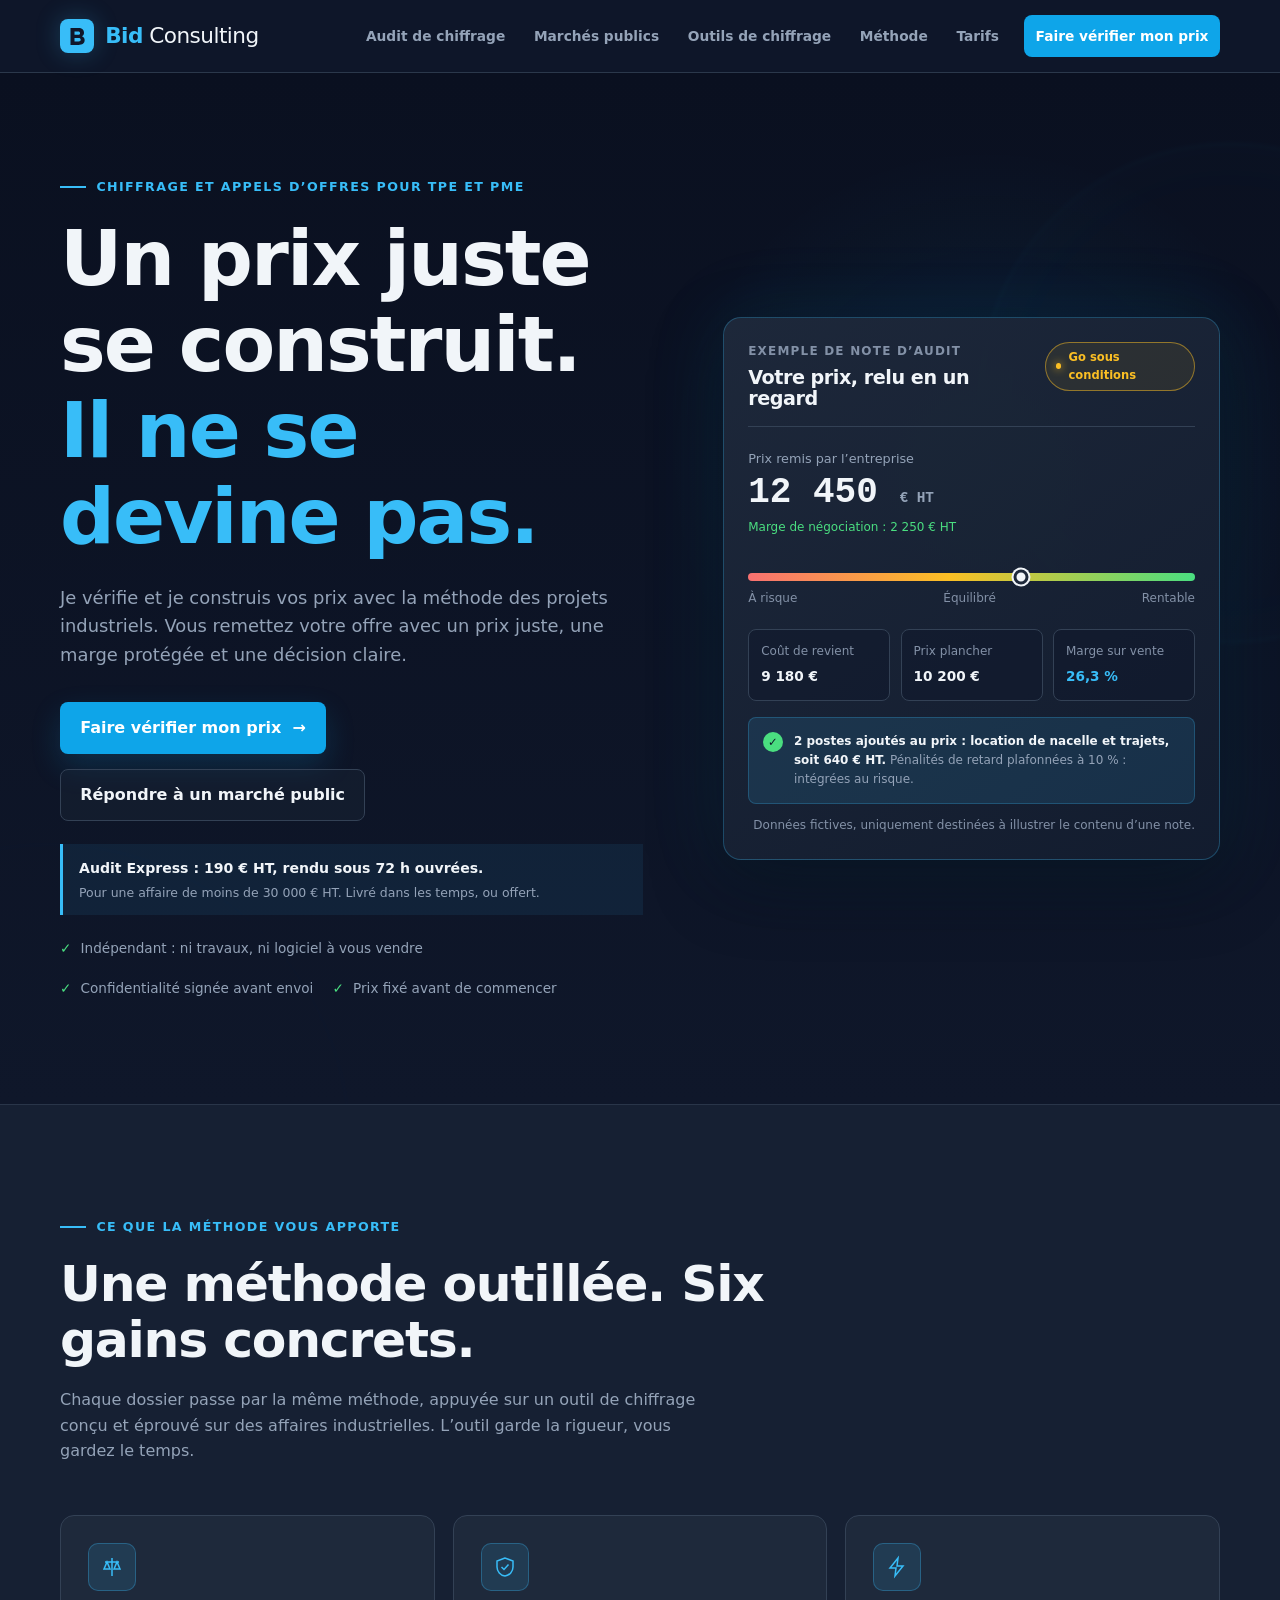
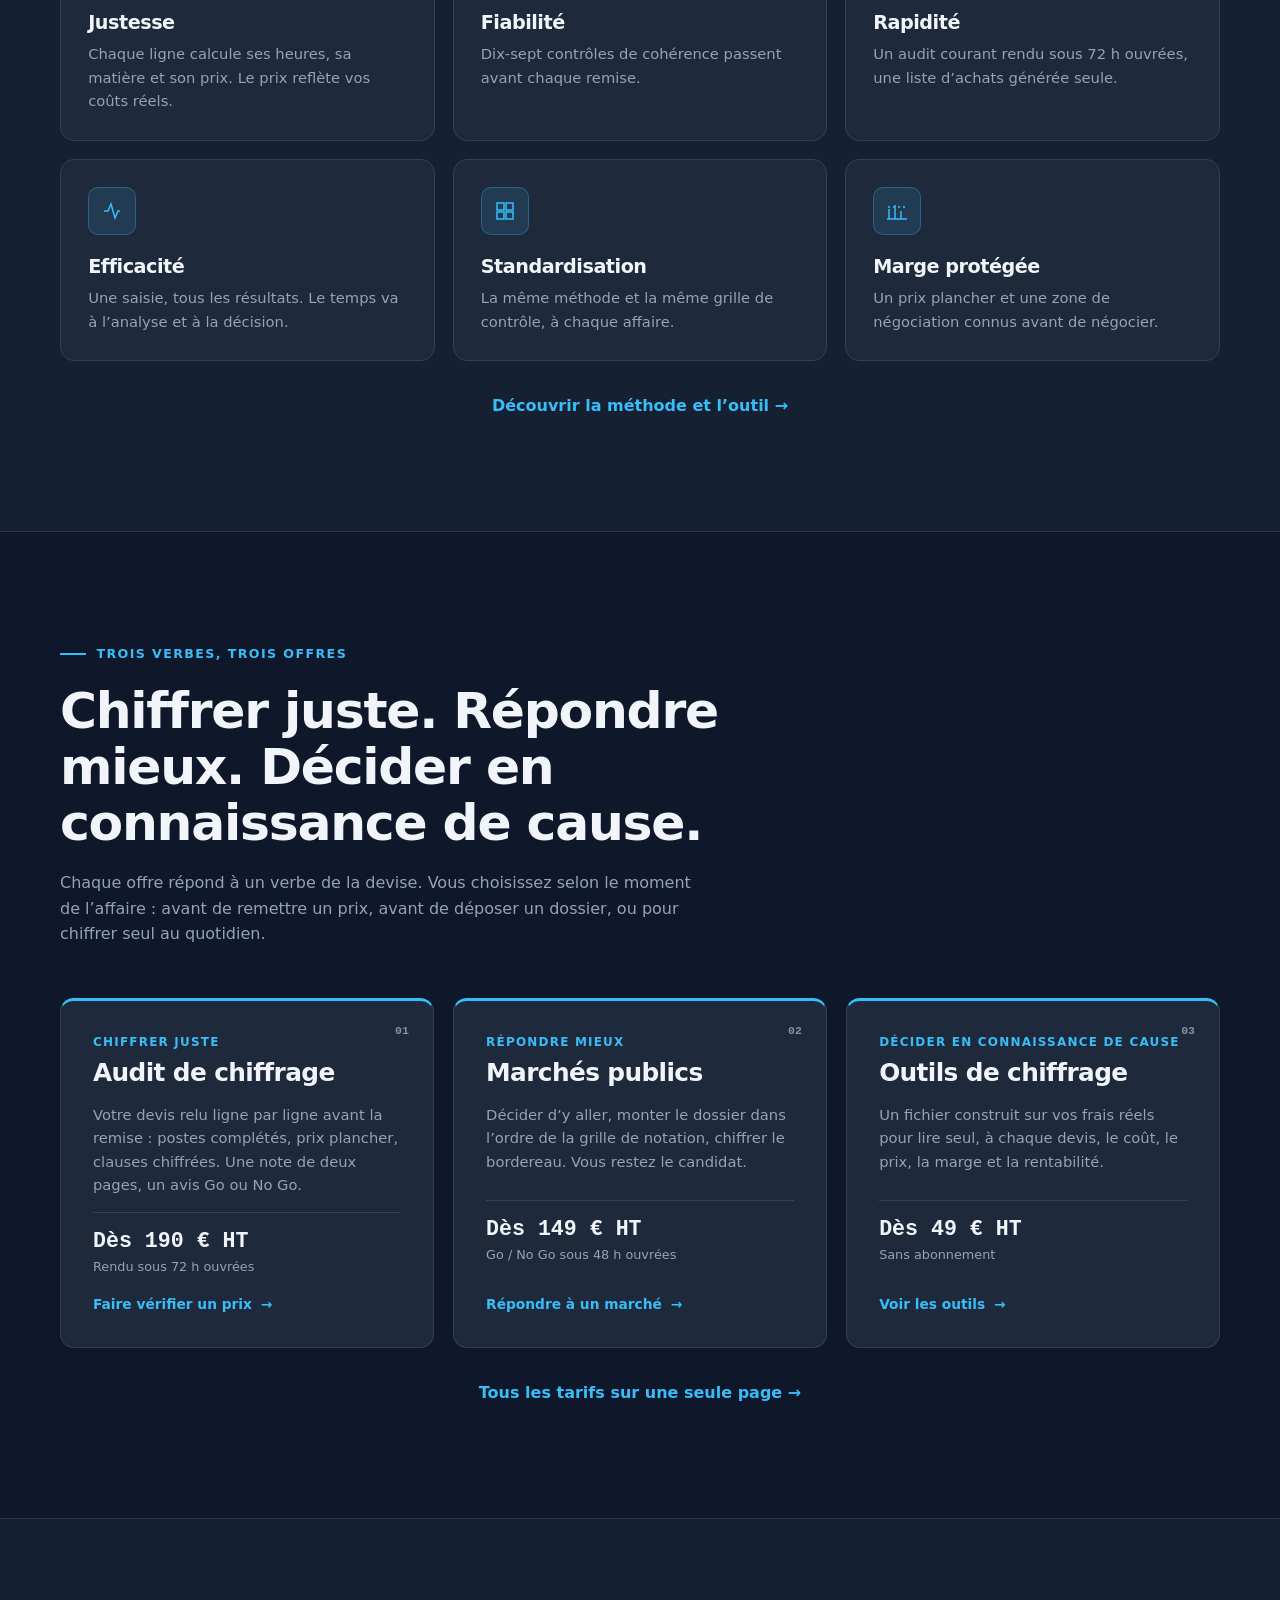
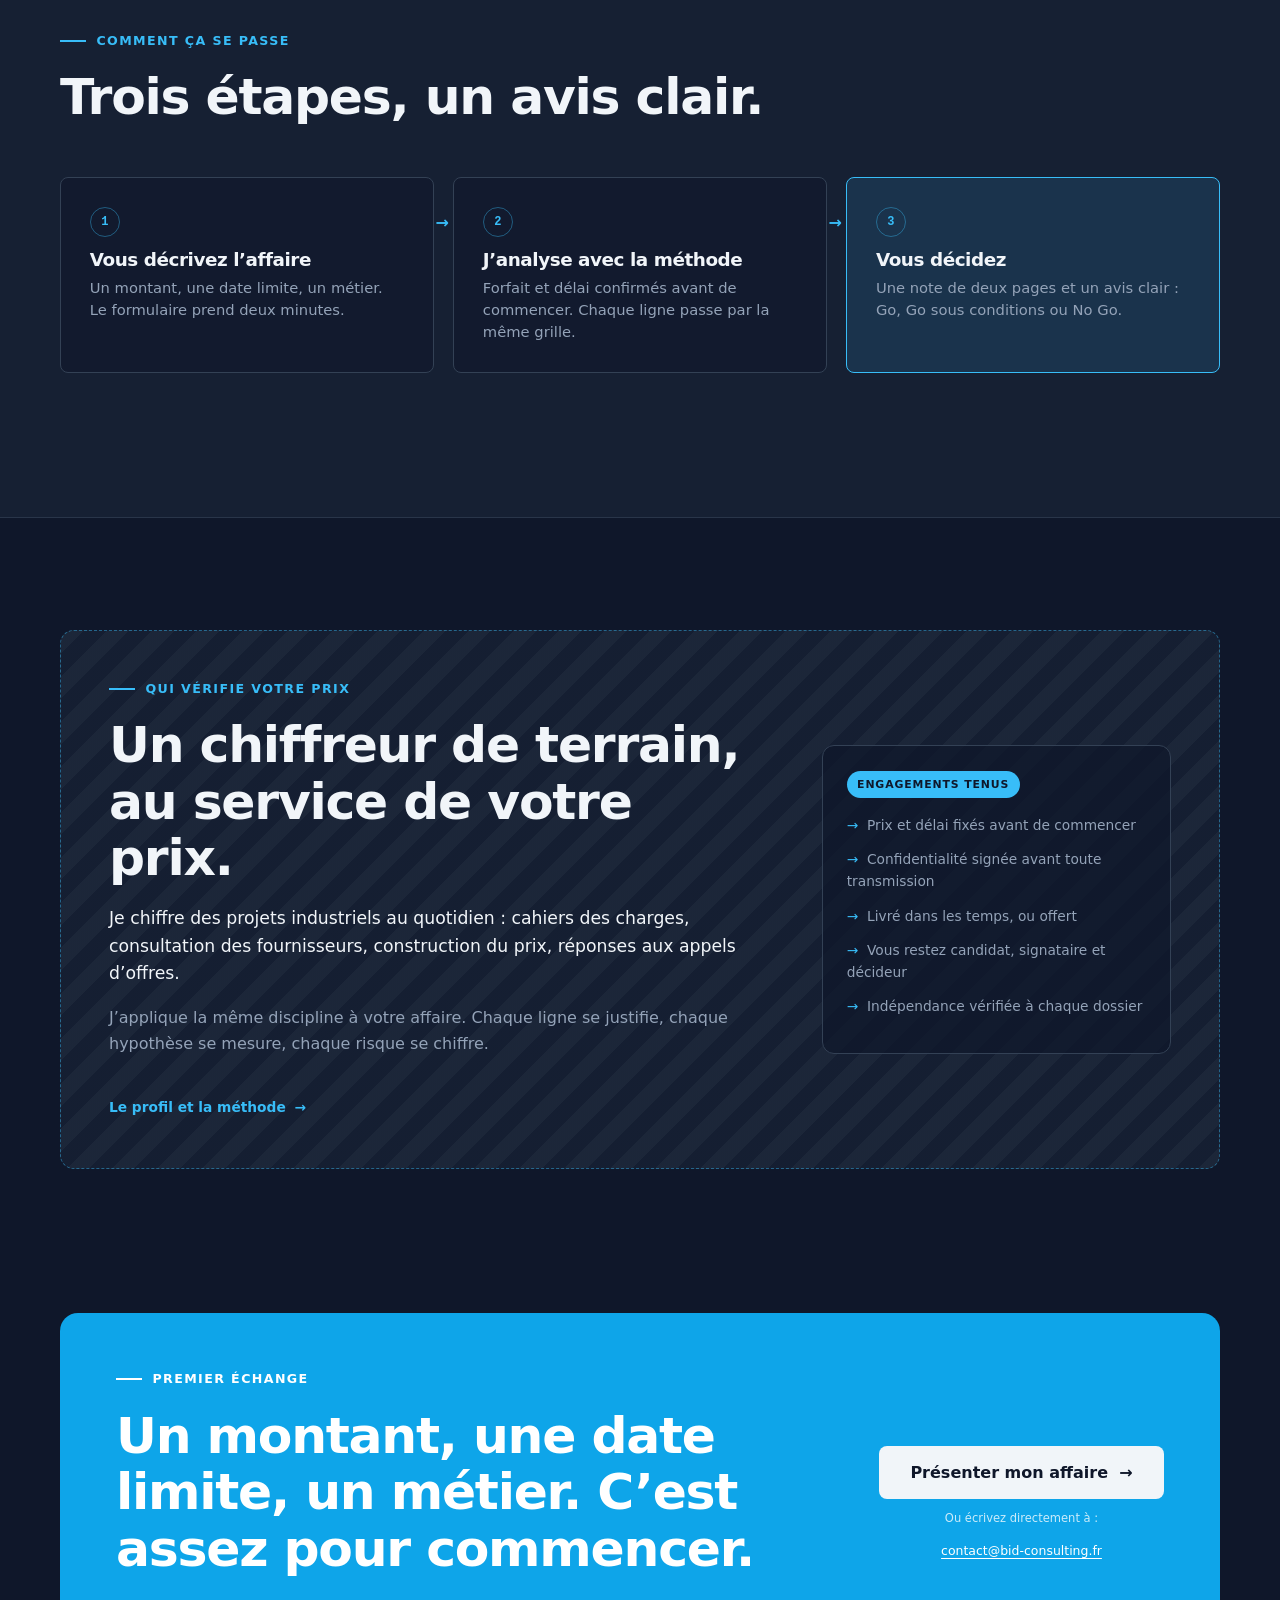
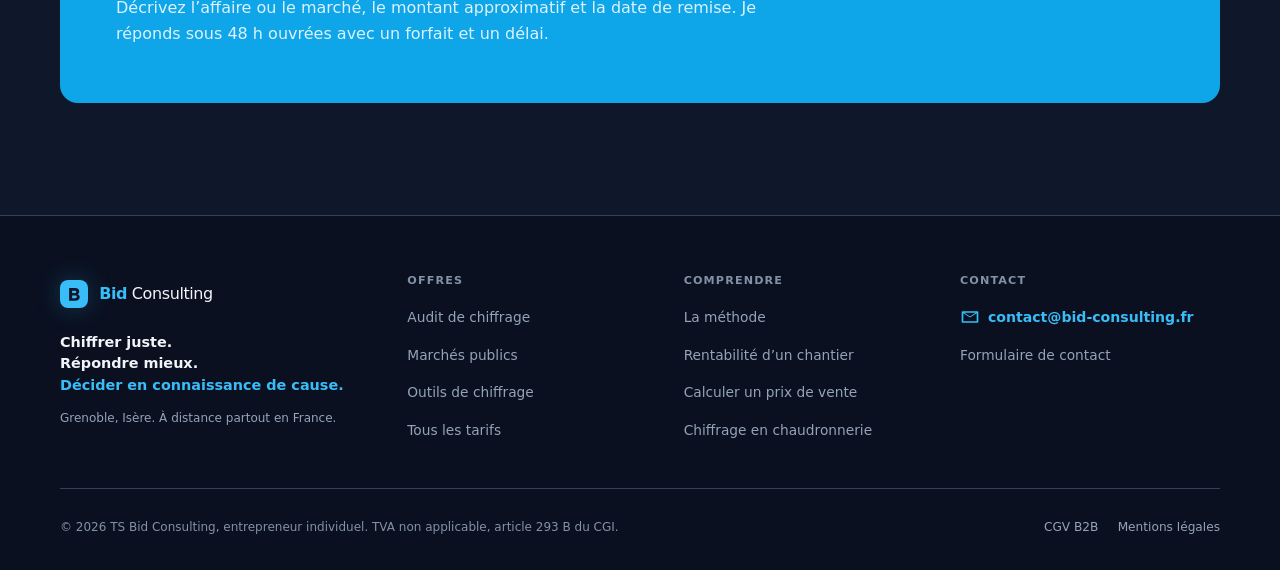
<file: index.html>
<!doctype html>
<html lang="fr">
  <head>
    <meta charset="UTF-8" />
    <meta name="viewport" content="width=device-width, initial-scale=1" />
    <title>Chiffrage et appels d’offres pour TPE | Bid Consulting</title>
    <meta name="description" content="Des prix justes, une marge protégée, des réponses aux marchés publics solides : la méthode de chiffrage des projets industriels au service des TPE et PME." />
    <meta name="robots" content="index, follow, max-image-preview:large, max-snippet:-1" />
    <link rel="canonical" href="https://www.bid-consulting.fr/" />
    <meta name="author" content="Bid Consulting" />
    <meta name="theme-color" content="#0f172a" />
    <link rel="icon" href="favicon.ico" sizes="48x48" />
    <link rel="icon" href="assets/img/favicon.svg" type="image/svg+xml" />
    <link rel="icon" href="assets/img/favicon-96.png" sizes="96x96" type="image/png" />
    <link rel="apple-touch-icon" href="assets/img/apple-touch-icon.png" />
    <link rel="manifest" href="site.webmanifest" />
    <link rel="stylesheet" href="assets/css/main.css" />
    <meta property="og:type" content="website" />
    <meta property="og:locale" content="fr_FR" />
    <meta property="og:site_name" content="Bid Consulting" />
    <meta property="og:title" content="Un prix juste se construit. Il ne se devine pas." />
    <meta property="og:description" content="Des prix justes, une marge protégée, des réponses aux marchés publics solides : la méthode de chiffrage des projets industriels au service des TPE et PME." />
    <meta property="og:url" content="https://www.bid-consulting.fr/" />
    <meta property="og:image" content="https://www.bid-consulting.fr/assets/img/og-bid-consulting.jpg" />
    <meta property="og:image:type" content="image/jpeg" />
    <meta property="og:image:width" content="1200" />
    <meta property="og:image:height" content="630" />
    <meta property="og:image:alt" content="Bid Consulting : audit de chiffrage, marchés publics et outils de chiffrage pour TPE et PME" />
    <meta name="twitter:card" content="summary_large_image" />
    <meta name="twitter:title" content="Un prix juste se construit. Il ne se devine pas." />
    <meta name="twitter:description" content="Des prix justes, une marge protégée, des réponses aux marchés publics solides : la méthode de chiffrage des projets industriels au service des TPE et PME." />
    <meta name="twitter:image" content="https://www.bid-consulting.fr/assets/img/og-bid-consulting.jpg" />
    <script type="application/ld+json">
{
 "@context": "https://schema.org",
 "@graph": [
  {
   "@type": "ProfessionalService",
   "@id": "https://www.bid-consulting.fr/#entreprise",
   "name": "Bid Consulting",
   "alternateName": "TS Bid Consulting",
   "url": "https://www.bid-consulting.fr/",
   "logo": {
    "@type": "ImageObject",
    "url": "https://www.bid-consulting.fr/assets/img/logo-bid-consulting.png",
    "width": 512,
    "height": 512
   },
   "image": "https://www.bid-consulting.fr/assets/img/og-bid-consulting.jpg",
   "email": "contact@bid-consulting.fr",
   "identifier": "SIREN 107 430 423",
   "taxID": "107430423",
   "vatID": "FR51107430423",
   "address": {
    "@type": "PostalAddress",
    "streetAddress": "Place Robert Schuman",
    "postalCode": "38000",
    "addressLocality": "Grenoble",
    "addressRegion": "Auvergne-Rhône-Alpes",
    "addressCountry": "FR"
   },
   "areaServed": [
    {
     "@type": "City",
     "name": "Grenoble"
    },
    {
     "@type": "AdministrativeArea",
     "name": "Isère"
    },
    {
     "@type": "AdministrativeArea",
     "name": "Auvergne-Rhône-Alpes"
    },
    {
     "@type": "Country",
     "name": "France"
    }
   ],
   "description": "Audit de chiffrage avant remise d’offre, chiffrage externalisé, accompagnement des TPE et PME aux marchés publics et outils de chiffrage personnalisés. La méthode de chiffrage des projets industriels, au format TPE.",
   "knowsAbout": [
    "Audit de chiffrage",
    "Vérification de devis",
    "Chiffrage de projets",
    "Analyse de rentabilité",
    "Marchés publics",
    "Appels d’offres",
    "Mémoire technique",
    "Groupement momentané d’entreprises",
    "Critère environnemental des marchés publics",
    "Coefficient de vente",
    "Outils de chiffrage Excel"
   ],
   "priceRange": "49 € - 1 490 € HT",
   "currenciesAccepted": "EUR",
   "paymentAccepted": "Virement bancaire",
   "slogan": "Chiffrer juste. Répondre mieux. Décider en connaissance de cause.",
   "hasOfferCatalog": {
    "@id": "https://www.bid-consulting.fr/tarifs.html#offres"
   }
  },
  {
   "@type": "WebSite",
   "@id": "https://www.bid-consulting.fr/#site",
   "url": "https://www.bid-consulting.fr/",
   "name": "Bid Consulting",
   "inLanguage": "fr-FR",
   "publisher": {
    "@id": "https://www.bid-consulting.fr/#entreprise"
   }
  },
  {
   "@type": "WebPage",
   "@id": "https://www.bid-consulting.fr/#page",
   "url": "https://www.bid-consulting.fr/",
   "name": "Chiffrage et appels d’offres pour TPE | Bid Consulting",
   "description": "Des prix justes, une marge protégée, des réponses aux marchés publics solides : la méthode de chiffrage des projets industriels au service des TPE et PME.",
   "inLanguage": "fr-FR",
   "isPartOf": {
    "@id": "https://www.bid-consulting.fr/#site"
   },
   "about": {
    "@id": "https://www.bid-consulting.fr/#entreprise"
   },
   "primaryImageOfPage": {
    "@type": "ImageObject",
    "url": "https://www.bid-consulting.fr/assets/img/og-bid-consulting.jpg"
   },
   "dateModified": "2026-11-01"
  }
 ]
}
    </script>
    <script data-goatcounter="https://bid-consulting.goatcounter.com/count" async src="https://gc.zgo.at/count.js"></script>
    <script src="assets/js/main.js" defer></script>
  </head>
  <body>
    <a class="skip-link" href="#contenu">Aller au contenu</a>
    <header class="topbar"><div class="conteneur topbar__inner"><a class="marque" href="./" aria-label="Bid Consulting, accueil"><svg class="marque__logo" viewBox="0 0 48 48" aria-hidden="true"><path d="M11 8h16c7 0 11 3.8 11 9.3 0 3.3-1.7 5.9-4.5 7.3 3.7 1.2 5.8 4.1 5.8 7.6C39.3 38.7 34.6 42 27 42H11V8Zm8 7v6.5h7.4c2.3 0 3.7-1.1 3.7-3.2 0-2.2-1.4-3.3-3.9-3.3H19Zm0 13.2V35h8.3c2.7 0 4.1-1.1 4.1-3.4 0-2.2-1.5-3.4-4.3-3.4H19Z"/></svg><span><strong>Bid</strong> Consulting</span></a><button class="nav-toggle" type="button" aria-expanded="false" aria-controls="navigation"><span class="sr-only">Ouvrir le menu</span><span></span><span></span><span></span></button><nav id="navigation" class="nav" aria-label="Navigation principale"><a class="nav__lien" href="audit-chiffrage.html">Audit de chiffrage</a><a class="nav__lien" href="marches-publics-tpe.html">Marchés publics</a><a class="nav__lien" href="outil-chiffrage-artisan.html">Outils de chiffrage</a><a class="nav__lien" href="approche.html">Méthode</a><a class="nav__lien" href="tarifs.html">Tarifs</a><a class="nav__lien nav__lien--cta" href="contact.html" data-goatcounter-click="nav-cta">Faire vérifier mon prix</a></nav></div></header>
    <main id="contenu">
      <section id="accueil" class="hero section">
        <div class="halo halo--un" aria-hidden="true"></div><div class="halo halo--deux" aria-hidden="true"></div>
        <div class="conteneur hero__grille">
          <div class="hero__contenu"><p class="eyebrow"><span></span> Chiffrage et appels d’offres pour TPE et PME</p><h1>Un prix juste se construit.<br /><em>Il ne se devine pas.</em></h1><p class="hero__texte">Je vérifie et je construis vos prix avec la méthode des projets industriels. Vous remettez votre offre avec un prix juste, une marge protégée et une décision claire.</p><div class="hero__actions"><a class="btn btn--primaire" href="audit-chiffrage.html" data-goatcounter-click="cta-hero-audit-chiffrage">Faire vérifier mon prix <span>→</span></a><a class="btn btn--secondaire" href="marches-publics-tpe.html" data-goatcounter-click="cta-hero-marches-publics">Répondre à un marché public</a></div><p class="hero__repere"><strong>Audit Express : 190&nbsp;€ HT, rendu sous 72&nbsp;h ouvrées.</strong><span>Pour une affaire de moins de 30&nbsp;000&nbsp;€ HT. Livré dans les temps, ou offert.</span></p><ul class="hero__preuves" aria-label="Engagements de Bid Consulting"><li><span>✓</span> Indépendant : ni travaux, ni logiciel à vous vendre</li><li><span>✓</span> Confidentialité signée avant envoi</li><li><span>✓</span> Prix fixé avant de commencer</li></ul></div>
          <div class="pilotage" aria-label="Exemple illustratif de note d’audit"><div class="pilotage__haut"><div><p class="micro">EXEMPLE DE NOTE D’AUDIT</p><h2>Votre prix, relu en un regard</h2></div><span class="statut statut--vigilance"><i></i> Go sous conditions</span></div><div class="prix"><p>Prix remis par l’entreprise</p><strong>12 450 <small>€ HT</small></strong><span>Marge de négociation : 2 250 € HT</span></div><div class="jauge" aria-label="Position du projet : zone équilibrée"><div class="jauge__rail"><span></span><i></i></div><div class="jauge__labels"><span>À risque</span><span>Équilibré</span><span>Rentable</span></div></div><div class="indicateurs"><div><span>Coût de revient</span><strong>9 180 €</strong></div><div><span>Prix plancher</span><strong>10 200 €</strong></div><div><span>Marge sur vente</span><strong class="accent">26,3 %</strong></div></div><div class="alerte"><span>✓</span><p><strong>2 postes ajoutés au prix : location de nacelle et trajets, soit 640 € HT.</strong> Pénalités de retard plafonnées à 10&nbsp;% : intégrées au risque.</p></div><p class="pilotage__note">Données fictives, uniquement destinées à illustrer le contenu d’une note.</p></div>
        </div>
      </section>

      <section id="gains" class="section section--surface"><div class="conteneur">
        <div class="intro-section"><p class="eyebrow"><span></span> Ce que la méthode vous apporte</p>
          <h2>Une méthode outillée. Six gains concrets.</h2>
          <p>Chaque dossier passe par la même méthode, appuyée sur un outil de chiffrage conçu et éprouvé sur des affaires industrielles. L’outil garde la rigueur, vous gardez le temps.</p></div>
        <div class="gains"><article class="gain"><div class="icone"><svg viewBox="0 0 24 24" aria-hidden="true"><path d="M12 3v18M5 7h14M7 7l-3 7h6L7 7Zm10 0-3 7h6l-3-7Z"/></svg></div><h3>Justesse</h3><p>Chaque ligne calcule ses heures, sa matière et son prix. Le prix reflète vos coûts réels.</p></article><article class="gain"><div class="icone"><svg viewBox="0 0 24 24" aria-hidden="true"><path d="M12 3 4 6v6c0 4.5 3.4 8.3 8 9 4.6-.7 8-4.5 8-9V6l-8-3Z"/><path d="m8.5 12 2.5 2.5 4.5-5"/></svg></div><h3>Fiabilité</h3><p>Dix-sept contrôles de cohérence passent avant chaque remise.</p></article><article class="gain"><div class="icone"><svg viewBox="0 0 24 24" aria-hidden="true"><path d="M13 3 5 13h6l-1 8 8-10h-6l1-8Z"/></svg></div><h3>Rapidité</h3><p>Un audit courant rendu sous 72 h ouvrées, une liste d’achats générée seule.</p></article><article class="gain"><div class="icone"><svg viewBox="0 0 24 24" aria-hidden="true"><path d="M4 12h4l3-7 4 14 3-7h2"/></svg></div><h3>Efficacité</h3><p>Une saisie, tous les résultats. Le temps va à l’analyse et à la décision.</p></article><article class="gain"><div class="icone"><svg viewBox="0 0 24 24" aria-hidden="true"><path d="M4 4h7v7H4zM13 4h7v7h-7zM4 13h7v7H4zM13 13h7v7h-7z"/></svg></div><h3>Standardisation</h3><p>La même méthode et la même grille de contrôle, à chaque affaire.</p></article><article class="gain"><div class="icone"><svg viewBox="0 0 24 24" aria-hidden="true"><path d="M4 20V10M10 20V6M16 20v-8M22 20H2"/><path d="M3 8h18" stroke-dasharray="2 3"/></svg></div><h3>Marge protégée</h3><p>Un prix plancher et une zone de négociation connus avant de négocier.</p></article></div>
        <p class="lien-tarifs"><a href="approche.html" data-goatcounter-click="accueil-methode">Découvrir la méthode et l’outil <span>→</span></a></p>
      </div></section>

      <section id="offres" class="section"><div class="conteneur">
        <div class="intro-section"><p class="eyebrow"><span></span> Trois verbes, trois offres</p>
          <h2>Chiffrer juste. Répondre mieux. Décider en connaissance de cause.</h2>
          <p>Chaque offre répond à un verbe de la devise. Vous choisissez selon le moment de l’affaire : avant de remettre un prix, avant de déposer un dossier, ou pour chiffrer seul au quotidien.</p></div>
        <div class="piliers"><article class="pilier"><p class="pilier__num">01</p><p class="pilier__verbe">Chiffrer juste</p><h3>Audit de chiffrage</h3><p>Votre devis relu ligne par ligne avant la remise : postes complétés, prix plancher, clauses chiffrées. Une note de deux pages, un avis Go ou No Go.</p><p class="pilier__prix"><strong>Dès 190 € HT</strong><span>Rendu sous 72 h ouvrées</span></p><a class="niveau__lien" href="audit-chiffrage.html" data-goatcounter-click="pilier-01">Faire vérifier un prix <span>→</span></a></article><article class="pilier"><p class="pilier__num">02</p><p class="pilier__verbe">Répondre mieux</p><h3>Marchés publics</h3><p>Décider d’y aller, monter le dossier dans l’ordre de la grille de notation, chiffrer le bordereau. Vous restez le candidat.</p><p class="pilier__prix"><strong>Dès 149 € HT</strong><span>Go / No Go sous 48 h ouvrées</span></p><a class="niveau__lien" href="marches-publics-tpe.html" data-goatcounter-click="pilier-02">Répondre à un marché <span>→</span></a></article><article class="pilier"><p class="pilier__num">03</p><p class="pilier__verbe">Décider en connaissance de cause</p><h3>Outils de chiffrage</h3><p>Un fichier construit sur vos frais réels pour lire seul, à chaque devis, le coût, le prix, la marge et la rentabilité.</p><p class="pilier__prix"><strong>Dès 49 € HT</strong><span>Sans abonnement</span></p><a class="niveau__lien" href="outil-chiffrage-artisan.html" data-goatcounter-click="pilier-03">Voir les outils <span>→</span></a></article></div>
        <p class="lien-tarifs"><a href="tarifs.html" data-goatcounter-click="accueil-tarifs">Tous les tarifs sur une seule page <span>→</span></a></p>
      </div></section>

      <section id="deroule" class="section section--surface"><div class="conteneur">
        <div class="intro-section"><p class="eyebrow"><span></span> Comment ça se passe</p>
          <h2>Trois étapes, un avis clair.</h2></div>
        <ol class="chaine chaine--trois"><li><span>1</span><h3>Vous décrivez l’affaire</h3><p>Un montant, une date limite, un métier. Le formulaire prend deux minutes.</p></li><li><span>2</span><h3>J’analyse avec la méthode</h3><p>Forfait et délai confirmés avant de commencer. Chaque ligne passe par la même grille.</p></li><li><span>3</span><h3>Vous décidez</h3><p>Une note de deux pages et un avis clair : Go, Go sous conditions ou No Go.</p></li></ol>
      </div></section>

      <section id="engagements" class="section"><div class="conteneur"><article class="developpement">
        <div><p class="eyebrow"><span></span> Qui vérifie votre prix</p>
          <h2>Un chiffreur de terrain, au service de votre prix.</h2>
          <p class="a-propos__lead">Je chiffre des projets industriels au quotidien : cahiers des charges, consultation des fournisseurs, construction du prix, réponses aux appels d’offres.</p>
          <p>J’applique la même discipline à votre affaire. Chaque ligne se justifie, chaque hypothèse se mesure, chaque risque se chiffre.</p>
          <a class="niveau__lien" href="approche.html#profil">Le profil et la méthode <span>→</span></a></div>
        <div class="developpement__liste"><span>Engagements tenus</span><ul>
          <li>Prix et délai fixés avant de commencer</li><li>Confidentialité signée avant toute transmission</li>
          <li>Livré dans les temps, ou offert</li><li>Vous restez candidat, signataire et décideur</li>
          <li>Indépendance vérifiée à chaque dossier</li></ul></div>
      </article></div></section>

      <section id="contact" class="section contact"><div class="conteneur"><div class="contact__carte"><div><p class="eyebrow"><span></span> Premier échange</p><h2>Un montant, une date limite, un métier. C’est assez pour commencer.</h2><p>Décrivez l’affaire ou le marché, le montant approximatif et la date de remise. Je réponds sous 48 h ouvrées avec un forfait et un délai.</p></div><div class="contact__action"><a class="btn btn--clair" href="contact.html" data-goatcounter-click="conversion-contact-final">Présenter mon affaire <span>→</span></a><p>Ou écrivez directement à :</p><a class="contact__email" href="mailto:contact@bid-consulting.fr">contact@bid-consulting.fr</a></div></div></div></section>
    </main>
    <footer class="pied"><div class="conteneur"><div class="pied__grille"><div class="pied__marque"><a class="marque marque--footer" href="./"><svg class="marque__logo" viewBox="0 0 48 48" aria-hidden="true"><path d="M11 8h16c7 0 11 3.8 11 9.3 0 3.3-1.7 5.9-4.5 7.3 3.7 1.2 5.8 4.1 5.8 7.6C39.3 38.7 34.6 42 27 42H11V8Zm8 7v6.5h7.4c2.3 0 3.7-1.1 3.7-3.2 0-2.2-1.4-3.3-3.9-3.3H19Zm0 13.2V35h8.3c2.7 0 4.1-1.1 4.1-3.4 0-2.2-1.5-3.4-4.3-3.4H19Z"/></svg><span><strong>Bid</strong> Consulting</span></a><p class="pied__devise">Chiffrer juste.<br />Répondre mieux.<br /><span>Décider en connaissance de cause.</span></p><p>Grenoble, Isère. À distance partout en France.</p></div><nav class="pied__col" aria-label="Offres"><p class="pied__titre">Offres</p><a href="audit-chiffrage.html">Audit de chiffrage</a><a href="marches-publics-tpe.html">Marchés publics</a><a href="outil-chiffrage-artisan.html">Outils de chiffrage</a><a href="tarifs.html">Tous les tarifs</a></nav><nav class="pied__col" aria-label="Comprendre"><p class="pied__titre">Comprendre</p><a href="approche.html">La méthode</a><a href="analyse-rentabilite-chantier.html">Rentabilité d’un chantier</a><a href="calcul-prix-vente-artisan.html">Calculer un prix de vente</a><a href="chiffrage-chaudronnerie.html">Chiffrage en chaudronnerie</a></nav><div class="pied__col"><p class="pied__titre">Contact</p><a class="pied__email" href="mailto:contact@bid-consulting.fr"><svg viewBox="0 0 24 24" aria-hidden="true"><path d="M3 5h18a1 1 0 0 1 1 1v12a1 1 0 0 1-1 1H3a1 1 0 0 1-1-1V6a1 1 0 0 1 1-1Zm1 2.4V17h16V7.4l-8 5.3-8-5.3ZM5.2 7 12 11.5 18.8 7H5.2Z"/></svg>contact@bid-consulting.fr</a><a href="contact.html">Formulaire de contact</a></div></div><div class="pied__bas"><p>© <span id="annee">2026</span> TS Bid Consulting, entrepreneur individuel. TVA non applicable, article 293 B du CGI.</p><nav aria-label="Informations légales"><a href="documents/CGV_B2B_Bid_Consulting.pdf" target="_blank" rel="noopener">CGV B2B</a><a href="mentions-legales.html">Mentions légales</a></nav></div></div></footer>
  </body>
</html>
</file>
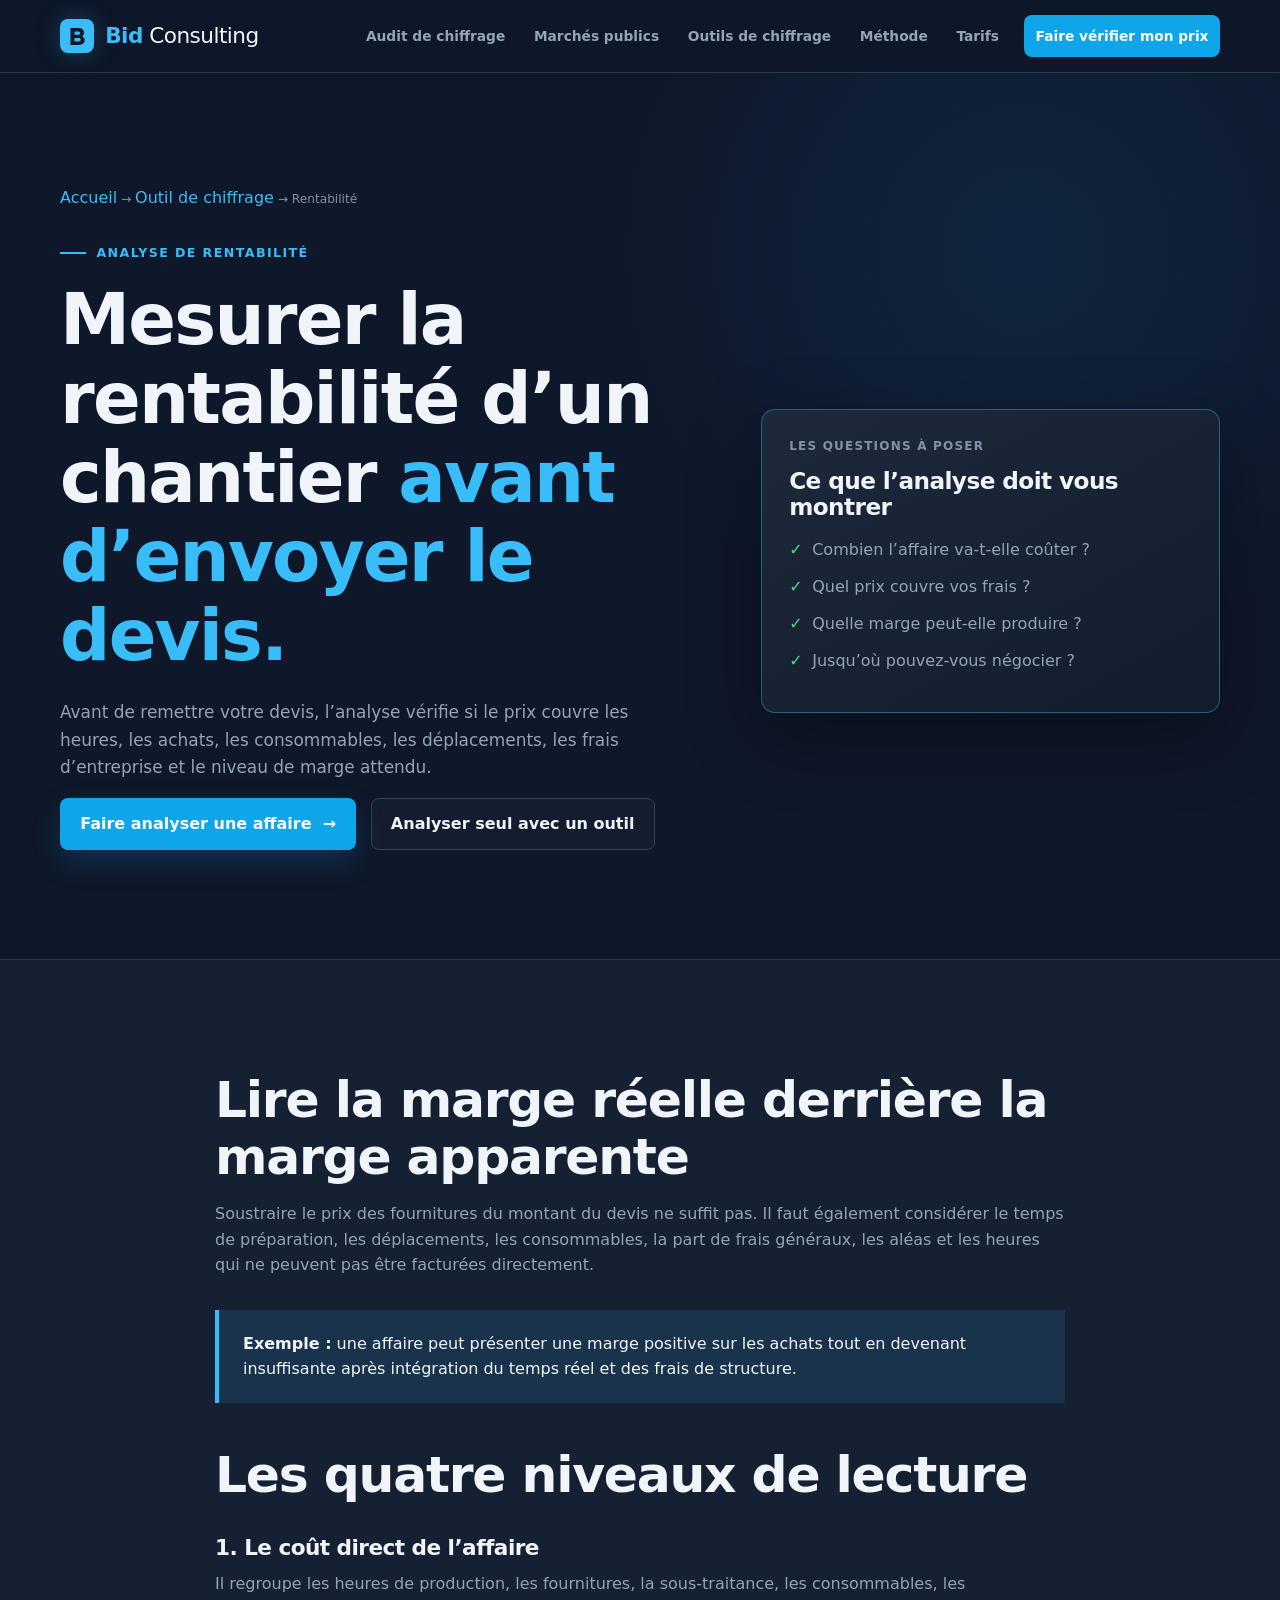
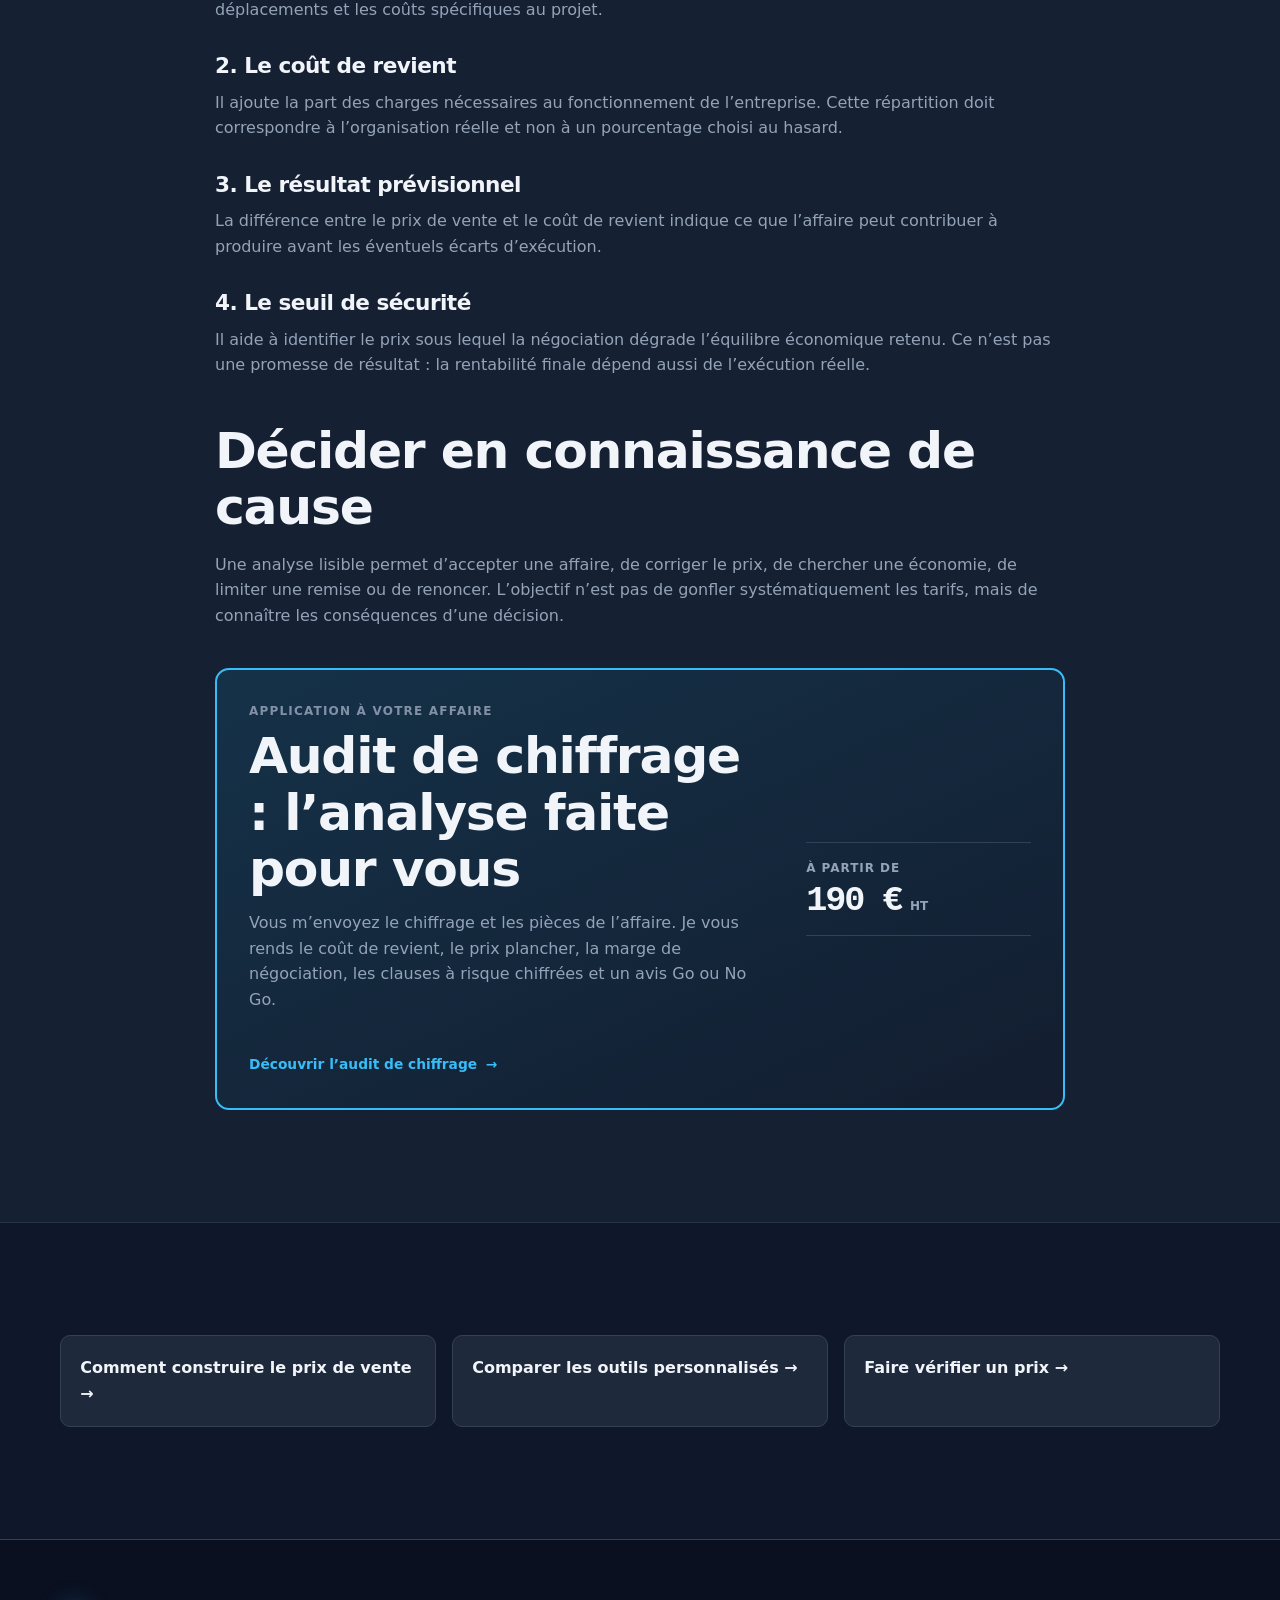
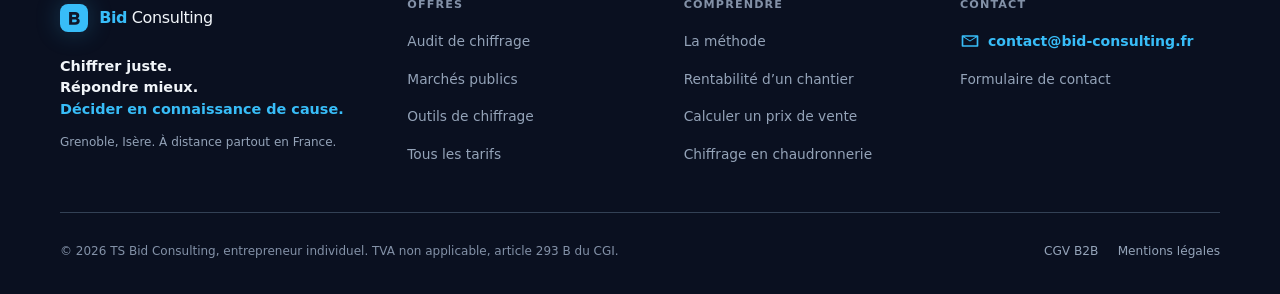
<file: analyse-rentabilite-chantier.html>
<!doctype html>
<html lang="fr"><head>
    <meta charset="UTF-8" />
    <meta name="viewport" content="width=device-width, initial-scale=1" />
    <title>Rentabilité d’un chantier : coûts, marge et décision</title>
    <meta name="description" content="Comment vérifier la rentabilité d’un chantier avant d’envoyer le devis : coût direct, coût de revient, résultat prévisionnel et seuil de sécurité." />
    <meta name="robots" content="index, follow, max-image-preview:large, max-snippet:-1" />
    <link rel="canonical" href="https://www.bid-consulting.fr/analyse-rentabilite-chantier.html" />
    <meta name="author" content="Bid Consulting" />
    <meta name="theme-color" content="#0f172a" />
    <link rel="icon" href="favicon.ico" sizes="48x48" />
    <link rel="icon" href="assets/img/favicon.svg" type="image/svg+xml" />
    <link rel="icon" href="assets/img/favicon-96.png" sizes="96x96" type="image/png" />
    <link rel="apple-touch-icon" href="assets/img/apple-touch-icon.png" />
    <link rel="manifest" href="site.webmanifest" />
    <link rel="stylesheet" href="assets/css/main.css" />
    <meta property="og:type" content="article" />
    <meta property="og:locale" content="fr_FR" />
    <meta property="og:site_name" content="Bid Consulting" />
    <meta property="og:title" content="Analyser la rentabilité d’un chantier avant d’envoyer le devis" />
    <meta property="og:description" content="Comment vérifier la rentabilité d’un chantier avant d’envoyer le devis : coût direct, coût de revient, résultat prévisionnel et seuil de sécurité." />
    <meta property="og:url" content="https://www.bid-consulting.fr/analyse-rentabilite-chantier.html" />
    <meta property="og:image" content="https://www.bid-consulting.fr/assets/img/og-bid-consulting.jpg" />
    <meta property="og:image:type" content="image/jpeg" />
    <meta property="og:image:width" content="1200" />
    <meta property="og:image:height" content="630" />
    <meta property="og:image:alt" content="Bid Consulting : audit de chiffrage, marchés publics et rentabilité pour TPE et PME" />
    <meta name="twitter:card" content="summary_large_image" />
    <meta name="twitter:title" content="Analyser la rentabilité d’un chantier avant d’envoyer le devis" />
    <meta name="twitter:description" content="Comment vérifier la rentabilité d’un chantier avant d’envoyer le devis : coût direct, coût de revient, résultat prévisionnel et seuil de sécurité." />
    <meta name="twitter:image" content="https://www.bid-consulting.fr/assets/img/og-bid-consulting.jpg" />
    <meta name="twitter:image:alt" content="Bid Consulting : audit de chiffrage, marchés publics et rentabilité pour TPE et PME" />
    <script type="application/ld+json">
{
 "@context": "https://schema.org",
 "@graph": [
  {
   "@type": "ProfessionalService",
   "@id": "https://www.bid-consulting.fr/#entreprise",
   "name": "Bid Consulting",
   "alternateName": "TS Bid Consulting",
   "url": "https://www.bid-consulting.fr/",
   "logo": {
    "@type": "ImageObject",
    "url": "https://www.bid-consulting.fr/assets/img/logo-bid-consulting.png",
    "width": 512,
    "height": 512
   },
   "image": "https://www.bid-consulting.fr/assets/img/og-bid-consulting.jpg",
   "email": "contact@bid-consulting.fr",
   "identifier": "SIREN 107 430 423",
   "taxID": "107430423",
   "vatID": "FR51107430423",
   "address": {
    "@type": "PostalAddress",
    "streetAddress": "Place Robert Schuman",
    "postalCode": "38000",
    "addressLocality": "Grenoble",
    "addressRegion": "Auvergne-Rhône-Alpes",
    "addressCountry": "FR"
   },
   "areaServed": [
    {
     "@type": "City",
     "name": "Grenoble"
    },
    {
     "@type": "AdministrativeArea",
     "name": "Isère"
    },
    {
     "@type": "AdministrativeArea",
     "name": "Auvergne-Rhône-Alpes"
    },
    {
     "@type": "Country",
     "name": "France"
    }
   ],
   "description": "Audit de chiffrage avant remise d’offre, chiffrage externalisé, accompagnement des TPE et PME aux marchés publics et aux appels d’offres, analyse de rentabilité et outils de chiffrage.",
   "knowsAbout": [
    "Audit de chiffrage",
    "Vérification de devis",
    "Chiffrage de projets",
    "Analyse de rentabilité",
    "Marchés publics",
    "Appels d’offres",
    "Mémoire technique",
    "Groupement momentané d’entreprises",
    "Critère environnemental des marchés publics",
    "Coefficient de vente",
    "Outils de chiffrage Excel"
   ],
   "priceRange": "49 € - 1 490 € HT",
   "currenciesAccepted": "EUR",
   "paymentAccepted": "Virement bancaire"
  },
  {
   "@type": "WebSite",
   "@id": "https://www.bid-consulting.fr/#site",
   "url": "https://www.bid-consulting.fr/",
   "name": "Bid Consulting",
   "inLanguage": "fr-FR",
   "publisher": {
    "@id": "https://www.bid-consulting.fr/#entreprise"
   }
  },
  {
   "@type": "BreadcrumbList",
   "@id": "https://www.bid-consulting.fr/analyse-rentabilite-chantier.html#fil",
   "itemListElement": [
    {
     "@type": "ListItem",
     "position": 1,
     "name": "Accueil",
     "item": "https://www.bid-consulting.fr/"
    },
    {
     "@type": "ListItem",
     "position": 2,
     "name": "Outils de chiffrage",
     "item": "https://www.bid-consulting.fr/outil-chiffrage-artisan.html"
    },
    {
     "@type": "ListItem",
     "position": 3,
     "name": "Rentabilité",
     "item": "https://www.bid-consulting.fr/analyse-rentabilite-chantier.html"
    }
   ]
  },
  {
   "@type": "WebPage",
   "@id": "https://www.bid-consulting.fr/analyse-rentabilite-chantier.html#page",
   "url": "https://www.bid-consulting.fr/analyse-rentabilite-chantier.html",
   "name": "Rentabilité d’un chantier : coûts, marge et décision",
   "description": "Comment vérifier la rentabilité d’un chantier avant d’envoyer le devis : coût direct, coût de revient, résultat prévisionnel et seuil de sécurité.",
   "inLanguage": "fr-FR",
   "isPartOf": {
    "@id": "https://www.bid-consulting.fr/#site"
   },
   "about": {
    "@id": "https://www.bid-consulting.fr/#entreprise"
   },
   "primaryImageOfPage": {
    "@type": "ImageObject",
    "url": "https://www.bid-consulting.fr/assets/img/og-bid-consulting.jpg"
   },
   "dateModified": "2026-11-01",
   "breadcrumb": {
    "@id": "https://www.bid-consulting.fr/analyse-rentabilite-chantier.html#fil"
   }
  },
  {
   "@type": "Article",
   "@id": "https://www.bid-consulting.fr/analyse-rentabilite-chantier.html#article",
   "headline": "Comment analyser la rentabilité d’un chantier avant d’envoyer le devis",
   "description": "Comment vérifier la rentabilité d’un chantier avant d’envoyer le devis : coût direct, coût de revient, résultat prévisionnel et seuil de sécurité.",
   "image": "https://www.bid-consulting.fr/assets/img/og-bid-consulting.jpg",
   "inLanguage": "fr-FR",
   "datePublished": "2026-08-23",
   "dateModified": "2026-11-01",
   "author": {
    "@id": "https://www.bid-consulting.fr/#entreprise"
   },
   "publisher": {
    "@id": "https://www.bid-consulting.fr/#entreprise"
   },
   "mainEntityOfPage": {
    "@id": "https://www.bid-consulting.fr/analyse-rentabilite-chantier.html#page"
   }
  }
 ]
}
    </script>
    <script data-goatcounter="https://bid-consulting.goatcounter.com/count" async src="https://gc.zgo.at/count.js"></script>
    <script src="assets/js/main.js" defer></script>
  </head>
<body class="page-service"><a class="skip-link" href="#contenu">Aller au contenu</a><header class="topbar"><div class="conteneur topbar__inner"><a class="marque" href="./" aria-label="Bid Consulting, accueil"><svg class="marque__logo" viewBox="0 0 48 48" aria-hidden="true"><path d="M11 8h16c7 0 11 3.8 11 9.3 0 3.3-1.7 5.9-4.5 7.3 3.7 1.2 5.8 4.1 5.8 7.6C39.3 38.7 34.6 42 27 42H11V8Zm8 7v6.5h7.4c2.3 0 3.7-1.1 3.7-3.2 0-2.2-1.4-3.3-3.9-3.3H19Zm0 13.2V35h8.3c2.7 0 4.1-1.1 4.1-3.4 0-2.2-1.5-3.4-4.3-3.4H19Z"/></svg><span><strong>Bid</strong> Consulting</span></a><button class="nav-toggle" type="button" aria-expanded="false" aria-controls="navigation"><span class="sr-only">Ouvrir le menu</span><span></span><span></span><span></span></button><nav id="navigation" class="nav" aria-label="Navigation principale"><a class="nav__lien" href="audit-chiffrage.html">Audit de chiffrage</a><a class="nav__lien" href="marches-publics-tpe.html">Marchés publics</a><a class="nav__lien" href="outil-chiffrage-artisan.html">Outils de chiffrage</a><a class="nav__lien" href="approche.html">Méthode</a><a class="nav__lien" href="tarifs.html">Tarifs</a><a class="nav__lien nav__lien--cta" href="contact.html?offre=audit-chiffrage-standard" data-goatcounter-click="nav-cta">Faire vérifier mon prix</a></nav></div></header>
<main id="contenu"><section class="service-hero"><div class="conteneur"><p class="fil-ariane"><a href="./">Accueil</a> → <a href="outil-chiffrage-artisan.html">Outil de chiffrage</a> → Rentabilité</p><div class="service-hero__grille"><div><p class="eyebrow"><span></span> Analyse de rentabilité</p><h1>Mesurer la rentabilité d’un chantier <em>avant d’envoyer le devis.</em></h1><p class="service-hero__texte">Avant de remettre votre devis, l’analyse vérifie si le prix couvre les heures, les achats, les consommables, les déplacements, les frais d’entreprise et le niveau de marge attendu.</p><div class="hero__actions"><a class="btn btn--primaire" href="audit-chiffrage.html">Faire analyser une affaire <span>→</span></a><a class="btn btn--secondaire" href="outil-chiffrage-artisan.html">Analyser seul avec un outil</a></div></div><aside class="service-repere"><p class="micro">LES QUESTIONS À POSER</p><h2>Ce que l’analyse doit vous montrer</h2><ul><li>Combien l’affaire va-t-elle coûter ?</li><li>Quel prix couvre vos frais ?</li><li>Quelle marge peut-elle produire ?</li><li>Jusqu’où pouvez-vous négocier ?</li></ul></aside></div></div></section>
<section class="section section--surface"><div class="conteneur contenu-long"><h2>Lire la marge réelle derrière la marge apparente</h2><p>Soustraire le prix des fournitures du montant du devis ne suffit pas. Il faut également considérer le temps de préparation, les déplacements, les consommables, la part de frais généraux, les aléas et les heures qui ne peuvent pas être facturées directement.</p><div class="encadre-conseil"><strong>Exemple :</strong> une affaire peut présenter une marge positive sur les achats tout en devenant insuffisante après intégration du temps réel et des frais de structure.</div><h2>Les quatre niveaux de lecture</h2><h3>1. Le coût direct de l’affaire</h3><p>Il regroupe les heures de production, les fournitures, la sous-traitance, les consommables, les déplacements et les coûts spécifiques au projet.</p><h3>2. Le coût de revient</h3><p>Il ajoute la part des charges nécessaires au fonctionnement de l’entreprise. Cette répartition doit correspondre à l’organisation réelle et non à un pourcentage choisi au hasard.</p><h3>3. Le résultat prévisionnel</h3><p>La différence entre le prix de vente et le coût de revient indique ce que l’affaire peut contribuer à produire avant les éventuels écarts d’exécution.</p><h3>4. Le seuil de sécurité</h3><p>Il aide à identifier le prix sous lequel la négociation dégrade l’équilibre économique retenu. Ce n’est pas une promesse de résultat : la rentabilité finale dépend aussi de l’exécution réelle.</p><h2>Décider en connaissance de cause</h2><p>Une analyse lisible permet d’accepter une affaire, de corriger le prix, de chercher une économie, de limiter une remise ou de renoncer. L’objectif n’est pas de gonfler systématiquement les tarifs, mais de connaître les conséquences d’une décision.</p><article class="offre-cible"><div><p class="micro">APPLICATION À VOTRE AFFAIRE</p><h2>Audit de chiffrage : l’analyse faite pour vous</h2><p>Vous m’envoyez le chiffrage et les pièces de l’affaire. Je vous rends le coût de revient, le prix plancher, la marge de négociation, les clauses à risque chiffrées et un avis Go ou No Go.</p><a class="niveau__lien" href="audit-chiffrage.html">Découvrir l’audit de chiffrage <span>→</span></a></div><p class="tarif"><span>À partir de</span><strong>190 €</strong><small>HT</small></p></article></div></section>
<section class="section"><div class="conteneur"><div class="liens-utiles"><a href="calcul-prix-vente-artisan.html">Comment construire le prix de vente →</a><a href="outil-chiffrage-artisan.html">Comparer les outils personnalisés →</a><a href="audit-chiffrage.html">Faire vérifier un prix →</a></div></div></section></main><footer class="pied"><div class="conteneur"><div class="pied__grille"><div class="pied__marque"><a class="marque marque--footer" href="./"><svg class="marque__logo" viewBox="0 0 48 48" aria-hidden="true"><path d="M11 8h16c7 0 11 3.8 11 9.3 0 3.3-1.7 5.9-4.5 7.3 3.7 1.2 5.8 4.1 5.8 7.6C39.3 38.7 34.6 42 27 42H11V8Zm8 7v6.5h7.4c2.3 0 3.7-1.1 3.7-3.2 0-2.2-1.4-3.3-3.9-3.3H19Zm0 13.2V35h8.3c2.7 0 4.1-1.1 4.1-3.4 0-2.2-1.5-3.4-4.3-3.4H19Z"/></svg><span><strong>Bid</strong> Consulting</span></a><p class="pied__devise">Chiffrer juste.<br />Répondre mieux.<br /><span>Décider en connaissance de cause.</span></p><p>Grenoble, Isère. À distance partout en France.</p></div><nav class="pied__col" aria-label="Offres"><p class="pied__titre">Offres</p><a href="audit-chiffrage.html">Audit de chiffrage</a><a href="marches-publics-tpe.html">Marchés publics</a><a href="outil-chiffrage-artisan.html">Outils de chiffrage</a><a href="tarifs.html">Tous les tarifs</a></nav><nav class="pied__col" aria-label="Comprendre"><p class="pied__titre">Comprendre</p><a href="approche.html">La méthode</a><a href="analyse-rentabilite-chantier.html">Rentabilité d’un chantier</a><a href="calcul-prix-vente-artisan.html">Calculer un prix de vente</a><a href="chiffrage-chaudronnerie.html">Chiffrage en chaudronnerie</a></nav><div class="pied__col"><p class="pied__titre">Contact</p><a class="pied__email" href="mailto:contact@bid-consulting.fr"><svg viewBox="0 0 24 24" aria-hidden="true"><path d="M3 5h18a1 1 0 0 1 1 1v12a1 1 0 0 1-1 1H3a1 1 0 0 1-1-1V6a1 1 0 0 1 1-1Zm1 2.4V17h16V7.4l-8 5.3-8-5.3ZM5.2 7 12 11.5 18.8 7H5.2Z"/></svg>contact@bid-consulting.fr</a><a href="contact.html">Formulaire de contact</a></div></div><div class="pied__bas"><p>© <span id="annee">2026</span> TS Bid Consulting, entrepreneur individuel. TVA non applicable, article 293 B du CGI.</p><nav aria-label="Informations légales"><a href="documents/CGV_B2B_Bid_Consulting.pdf" target="_blank" rel="noopener">CGV B2B</a><a href="mentions-legales.html">Mentions légales</a></nav></div></div></footer></body></html>
</file>
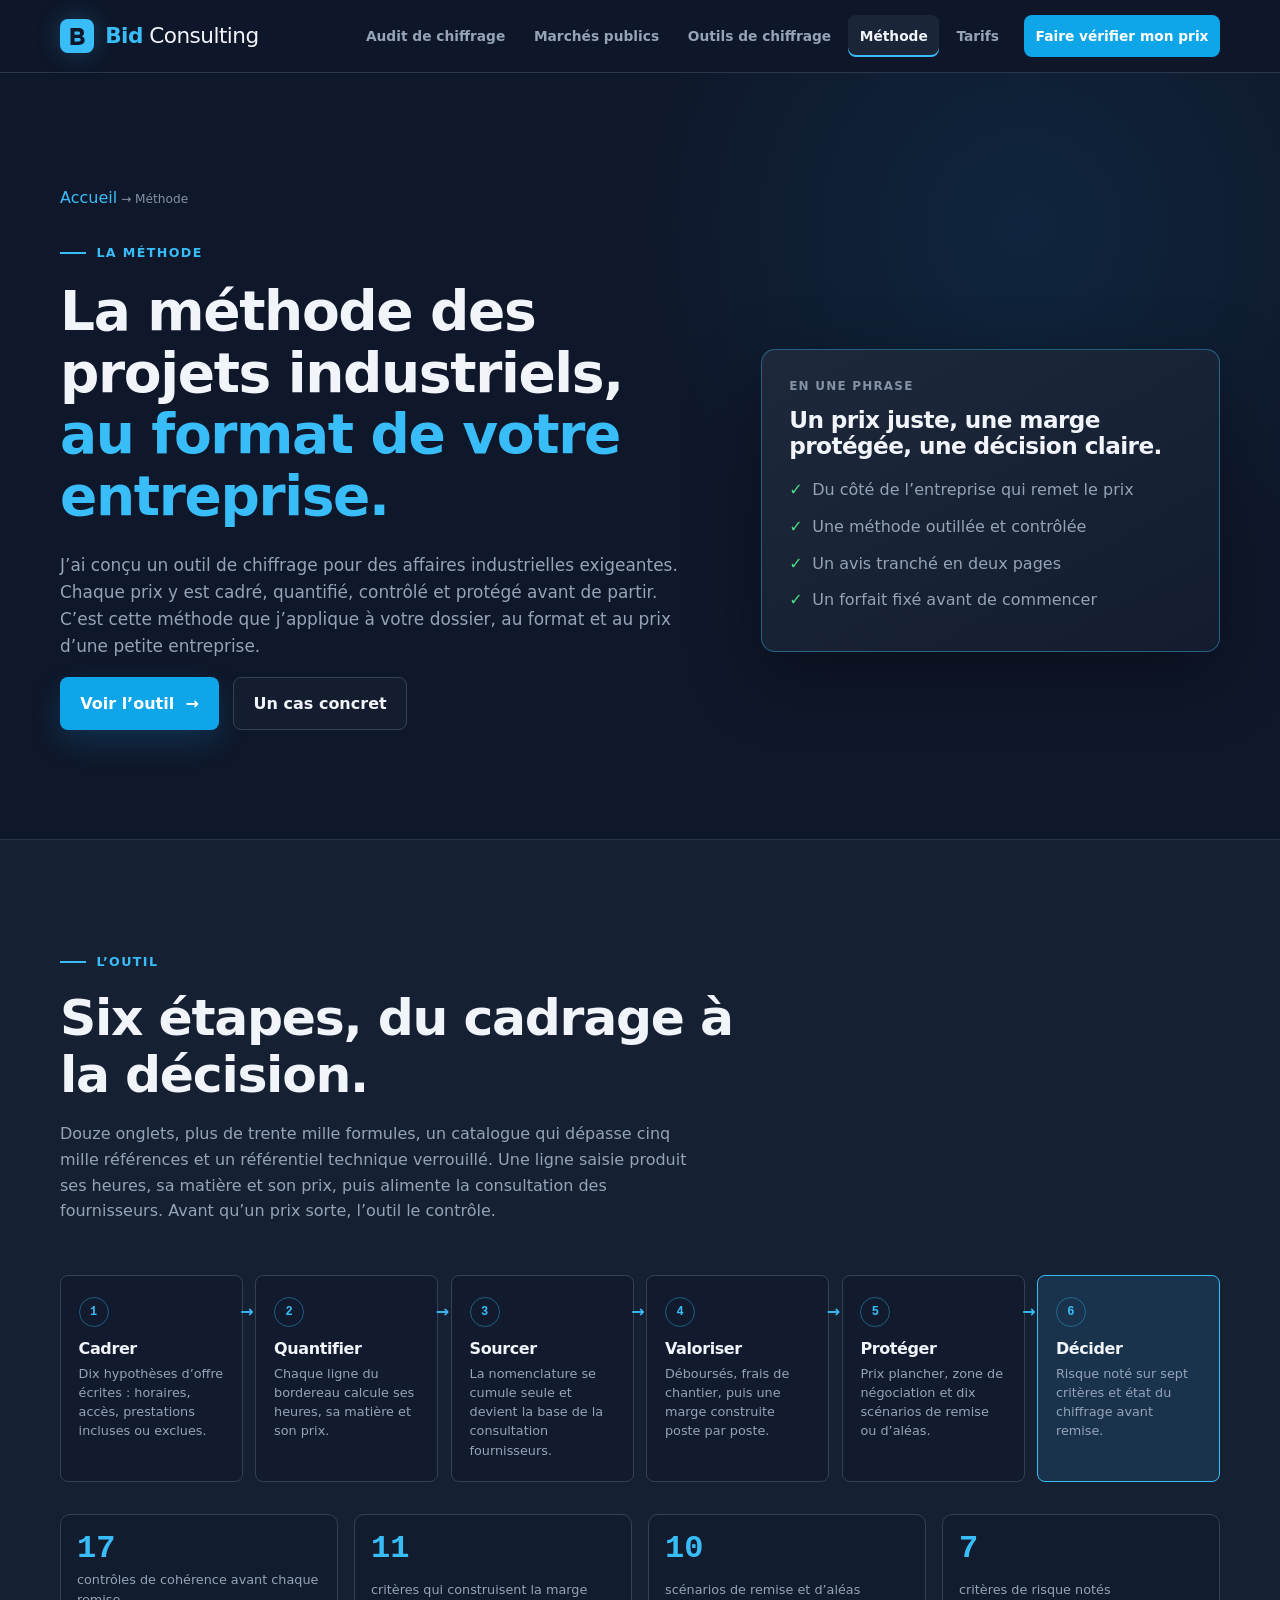
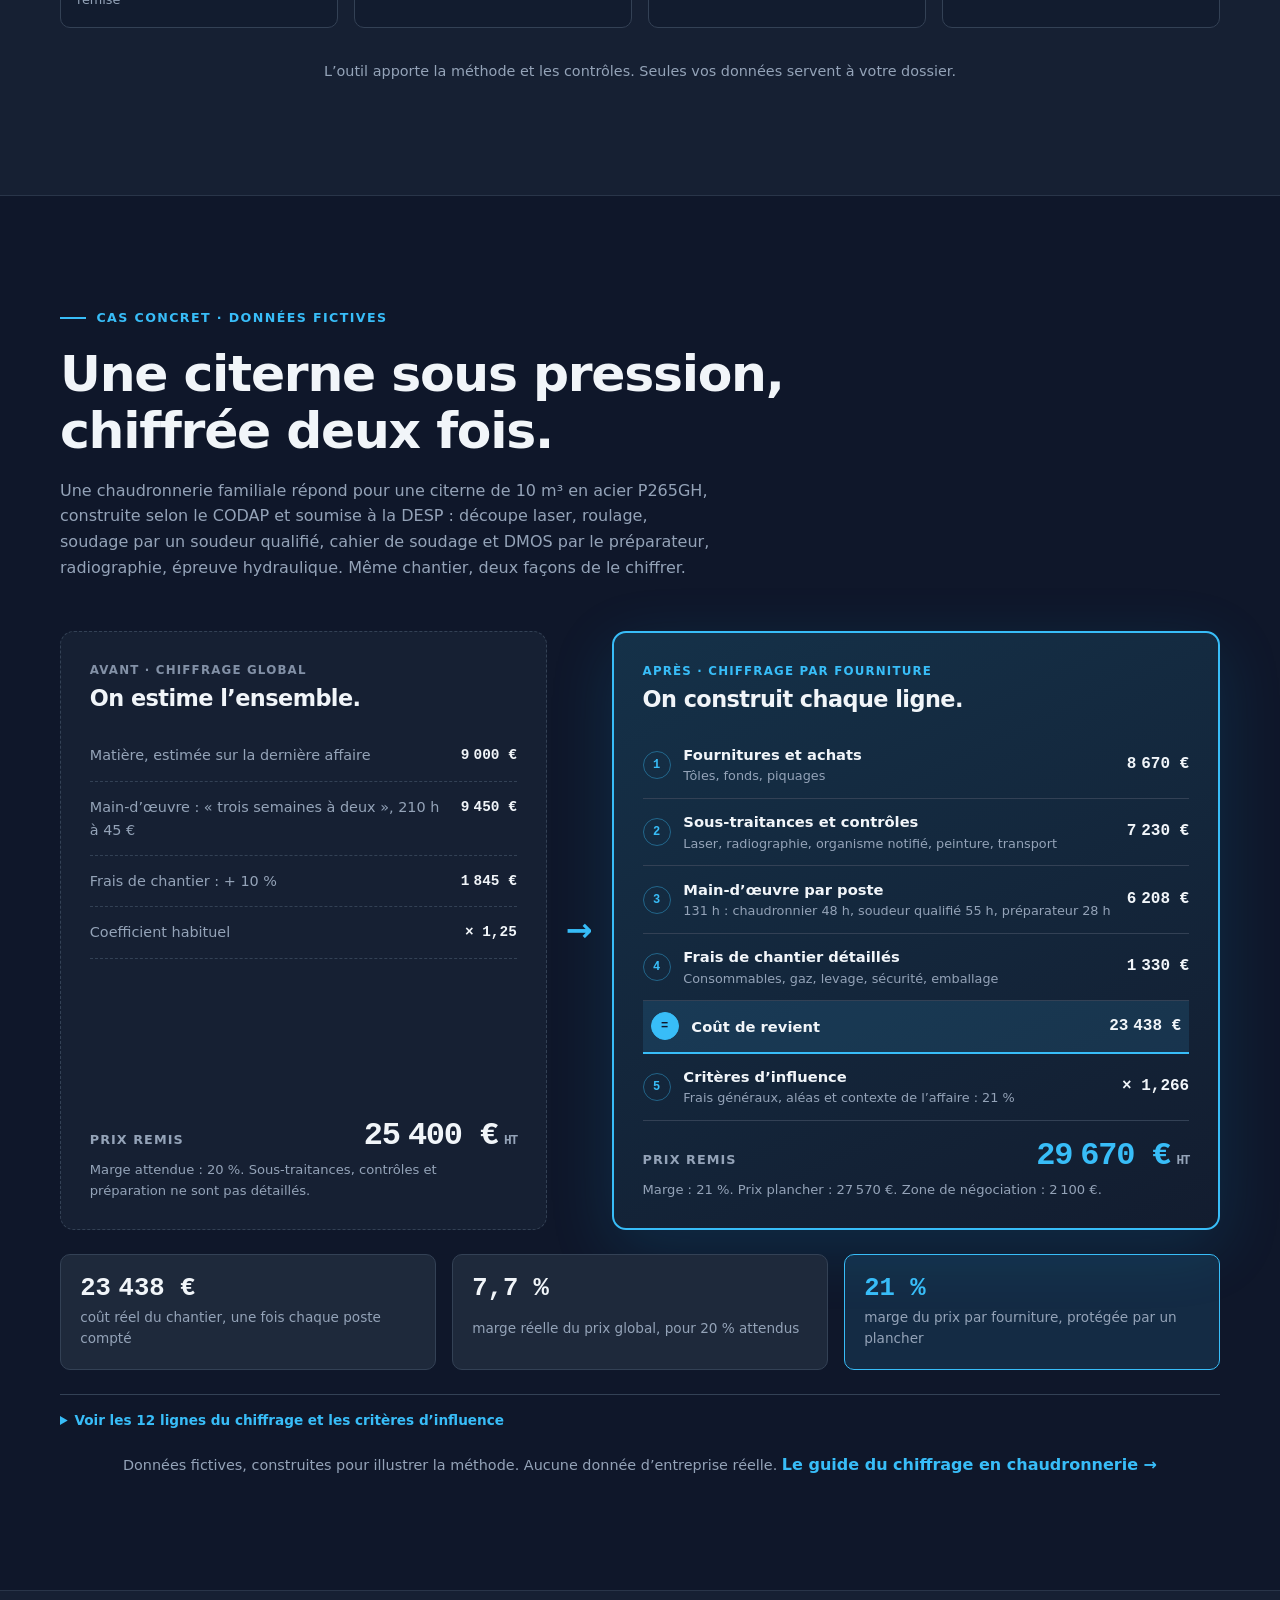
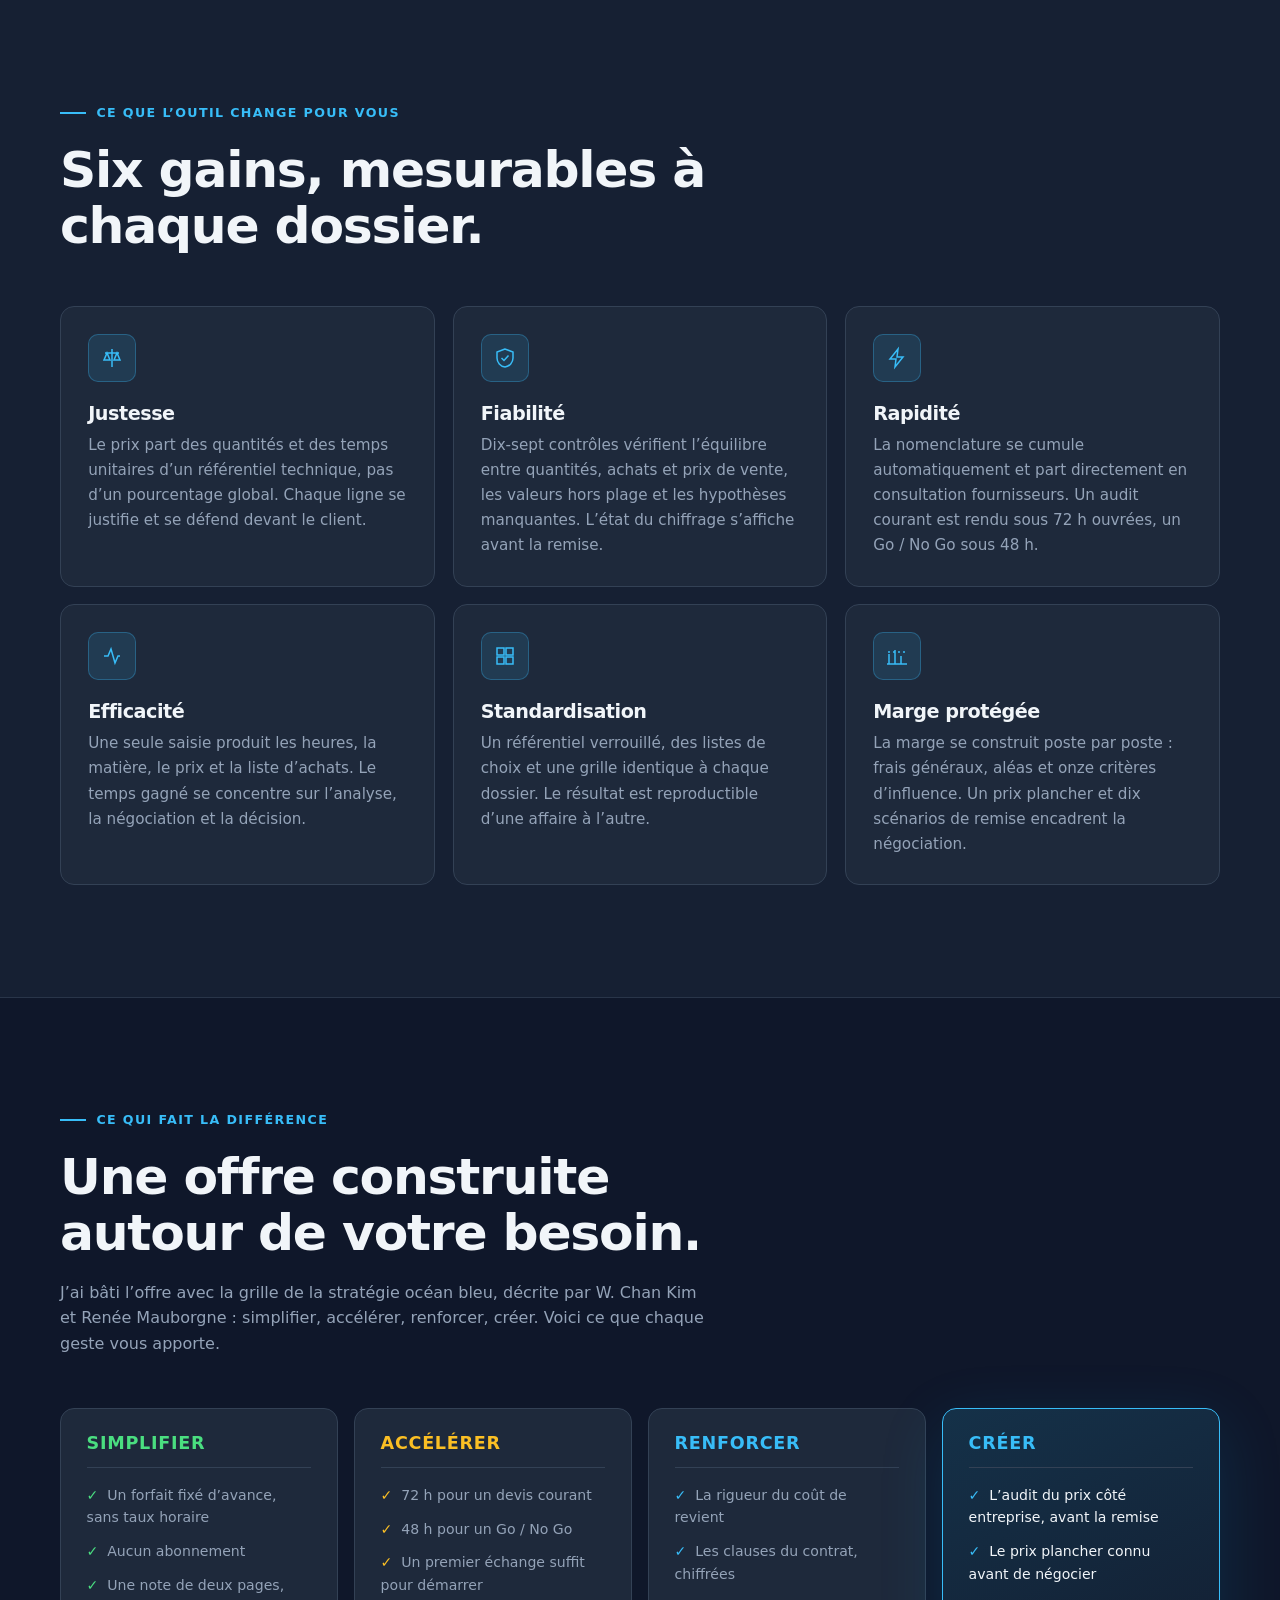
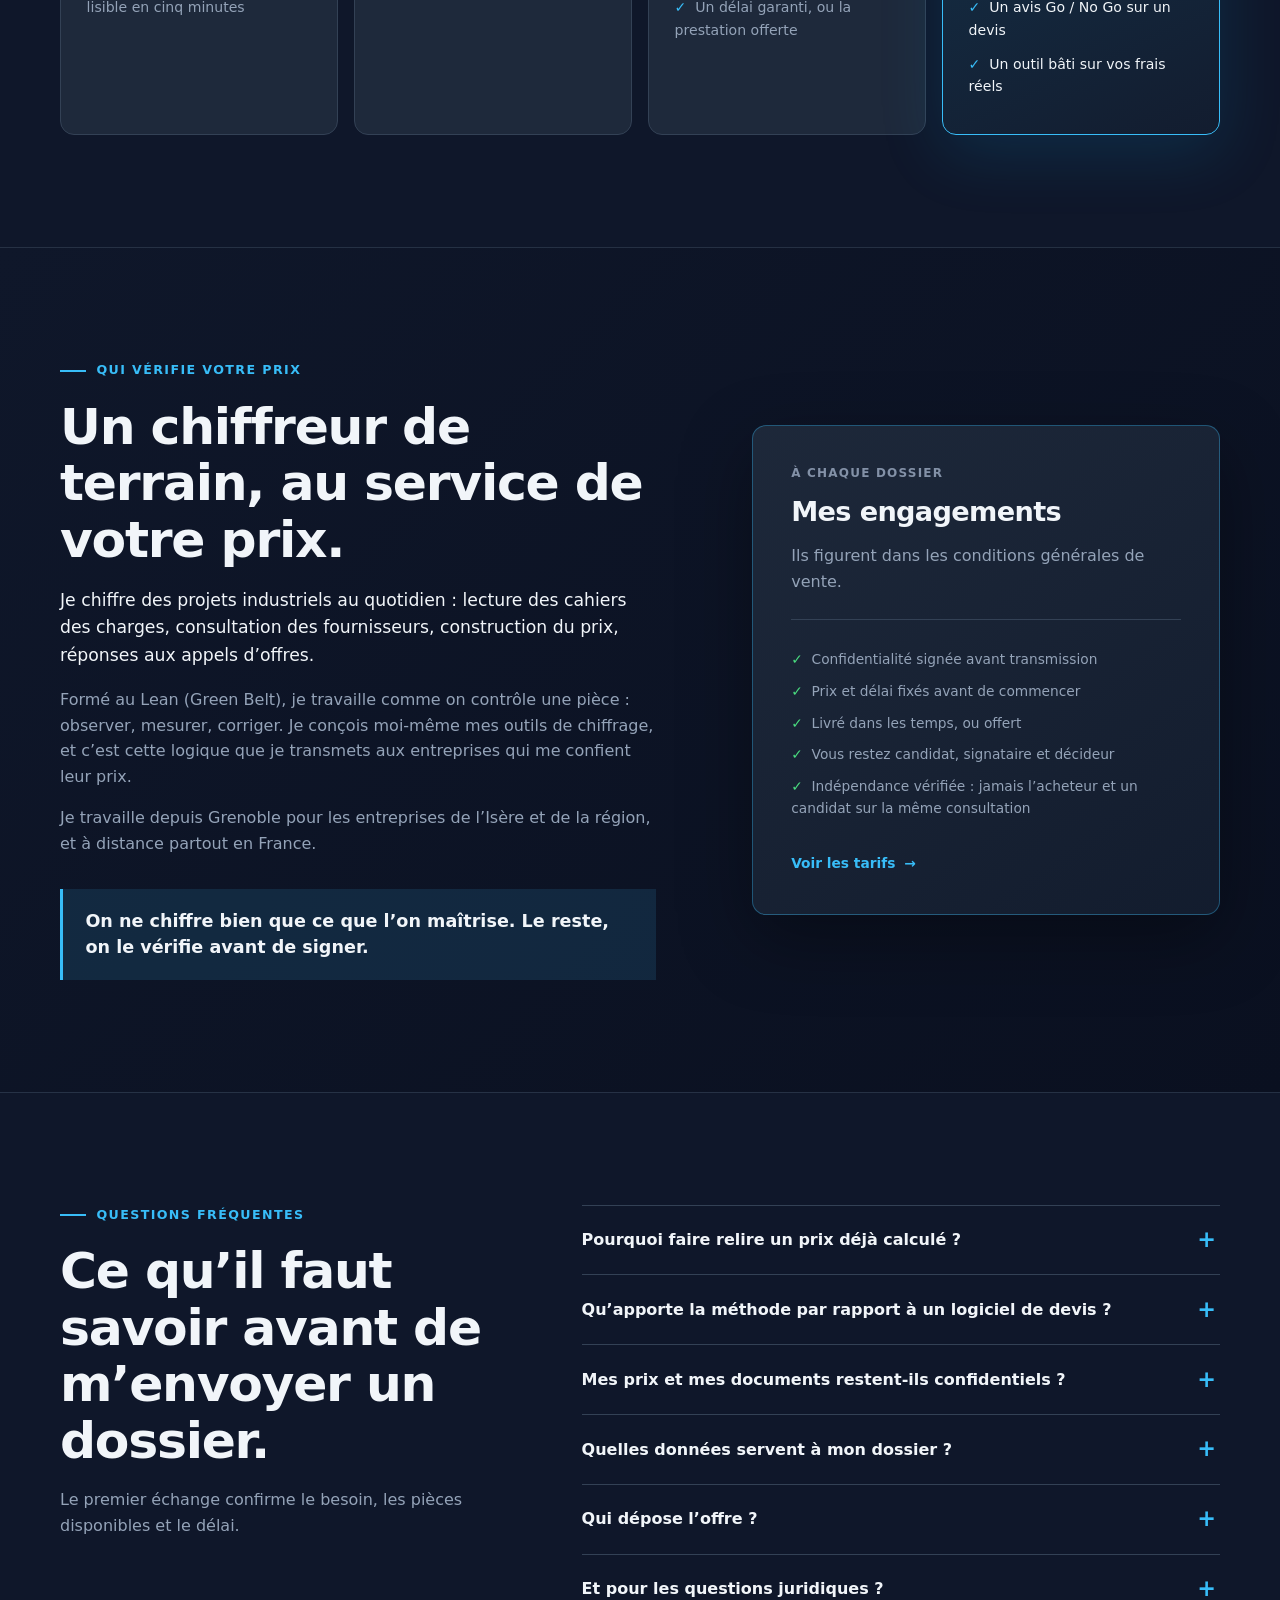
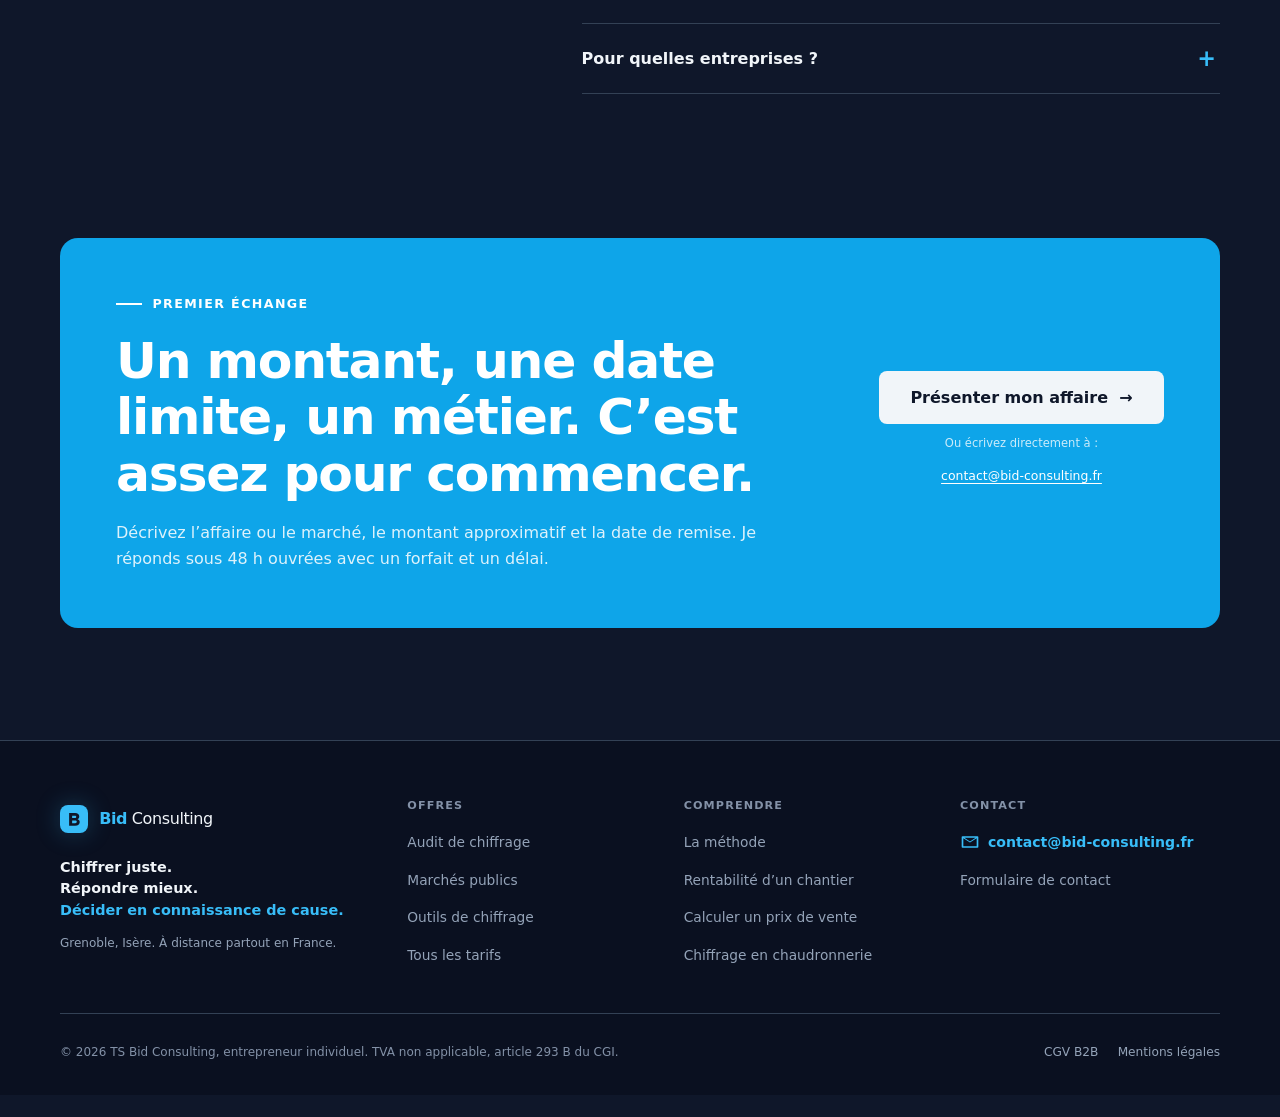
<file: approche.html>
<!doctype html>
<html lang="fr">
  <head>
    <meta charset="UTF-8" />
    <meta name="viewport" content="width=device-width, initial-scale=1" />
    <title>Méthode de chiffrage, coefficient de vente | Bid Consulting</title>
    <meta name="description" content="La méthode de chiffrage des projets industriels, outillée pour les TPE et PME : justesse, fiabilité, rapidité, efficacité, standardisation et marge protégée." />
    <meta name="robots" content="index, follow, max-image-preview:large, max-snippet:-1" />
    <link rel="canonical" href="https://www.bid-consulting.fr/approche.html" />
    <meta name="author" content="Bid Consulting" />
    <meta name="theme-color" content="#0f172a" />
    <link rel="icon" href="favicon.ico" sizes="48x48" />
    <link rel="icon" href="assets/img/favicon.svg" type="image/svg+xml" />
    <link rel="icon" href="assets/img/favicon-96.png" sizes="96x96" type="image/png" />
    <link rel="apple-touch-icon" href="assets/img/apple-touch-icon.png" />
    <link rel="manifest" href="site.webmanifest" />
    <link rel="stylesheet" href="assets/css/main.css" />
    <meta property="og:type" content="website" />
    <meta property="og:locale" content="fr_FR" />
    <meta property="og:site_name" content="Bid Consulting" />
    <meta property="og:title" content="La méthode des projets industriels, au format de votre entreprise" />
    <meta property="og:description" content="La méthode de chiffrage des projets industriels, outillée pour les TPE et PME : justesse, fiabilité, rapidité, efficacité, standardisation et marge protégée." />
    <meta property="og:url" content="https://www.bid-consulting.fr/approche.html" />
    <meta property="og:image" content="https://www.bid-consulting.fr/assets/img/og-bid-consulting.jpg" />
    <meta property="og:image:type" content="image/jpeg" />
    <meta property="og:image:width" content="1200" />
    <meta property="og:image:height" content="630" />
    <meta property="og:image:alt" content="Bid Consulting : audit de chiffrage, marchés publics et outils de chiffrage pour TPE et PME" />
    <meta name="twitter:card" content="summary_large_image" />
    <meta name="twitter:title" content="La méthode des projets industriels, au format de votre entreprise" />
    <meta name="twitter:description" content="La méthode de chiffrage des projets industriels, outillée pour les TPE et PME : justesse, fiabilité, rapidité, efficacité, standardisation et marge protégée." />
    <meta name="twitter:image" content="https://www.bid-consulting.fr/assets/img/og-bid-consulting.jpg" />
    <script type="application/ld+json">
{
 "@context": "https://schema.org",
 "@graph": [
  {
   "@type": "ProfessionalService",
   "@id": "https://www.bid-consulting.fr/#entreprise",
   "name": "Bid Consulting",
   "alternateName": "TS Bid Consulting",
   "url": "https://www.bid-consulting.fr/",
   "logo": {
    "@type": "ImageObject",
    "url": "https://www.bid-consulting.fr/assets/img/logo-bid-consulting.png",
    "width": 512,
    "height": 512
   },
   "image": "https://www.bid-consulting.fr/assets/img/og-bid-consulting.jpg",
   "email": "contact@bid-consulting.fr",
   "identifier": "SIREN 107 430 423",
   "taxID": "107430423",
   "vatID": "FR51107430423",
   "address": {
    "@type": "PostalAddress",
    "streetAddress": "Place Robert Schuman",
    "postalCode": "38000",
    "addressLocality": "Grenoble",
    "addressRegion": "Auvergne-Rhône-Alpes",
    "addressCountry": "FR"
   },
   "areaServed": [
    {
     "@type": "City",
     "name": "Grenoble"
    },
    {
     "@type": "AdministrativeArea",
     "name": "Isère"
    },
    {
     "@type": "AdministrativeArea",
     "name": "Auvergne-Rhône-Alpes"
    },
    {
     "@type": "Country",
     "name": "France"
    }
   ],
   "description": "Audit de chiffrage avant remise d’offre, chiffrage externalisé, accompagnement des TPE et PME aux marchés publics et outils de chiffrage personnalisés. La méthode de chiffrage des projets industriels, au format TPE.",
   "knowsAbout": [
    "Audit de chiffrage",
    "Vérification de devis",
    "Chiffrage de projets",
    "Analyse de rentabilité",
    "Marchés publics",
    "Appels d’offres",
    "Mémoire technique",
    "Groupement momentané d’entreprises",
    "Critère environnemental des marchés publics",
    "Coefficient de vente",
    "Outils de chiffrage Excel"
   ],
   "priceRange": "49 € - 1 490 € HT",
   "currenciesAccepted": "EUR",
   "paymentAccepted": "Virement bancaire",
   "slogan": "Chiffrer juste. Répondre mieux. Décider en connaissance de cause.",
   "hasOfferCatalog": {
    "@id": "https://www.bid-consulting.fr/tarifs.html#offres"
   }
  },
  {
   "@type": "WebSite",
   "@id": "https://www.bid-consulting.fr/#site",
   "url": "https://www.bid-consulting.fr/",
   "name": "Bid Consulting",
   "inLanguage": "fr-FR",
   "publisher": {
    "@id": "https://www.bid-consulting.fr/#entreprise"
   }
  },
  {
   "@type": "WebPage",
   "@id": "https://www.bid-consulting.fr/approche.html#page",
   "url": "https://www.bid-consulting.fr/approche.html",
   "name": "Méthode de chiffrage, coefficient de vente | Bid Consulting",
   "description": "La méthode de chiffrage des projets industriels, outillée pour les TPE et PME : justesse, fiabilité, rapidité, efficacité, standardisation et marge protégée.",
   "inLanguage": "fr-FR",
   "isPartOf": {
    "@id": "https://www.bid-consulting.fr/#site"
   },
   "about": {
    "@id": "https://www.bid-consulting.fr/#entreprise"
   },
   "breadcrumb": {
    "@id": "https://www.bid-consulting.fr/approche.html#fil"
   },
   "dateModified": "2026-11-01"
  },
  {
   "@type": "BreadcrumbList",
   "@id": "https://www.bid-consulting.fr/approche.html#fil",
   "itemListElement": [
    {
     "@type": "ListItem",
     "position": 1,
     "name": "Accueil",
     "item": "https://www.bid-consulting.fr/"
    },
    {
     "@type": "ListItem",
     "position": 2,
     "name": "Méthode",
     "item": "https://www.bid-consulting.fr/approche.html"
    }
   ]
  },
  {
   "@type": "FAQPage",
   "@id": "https://www.bid-consulting.fr/approche.html#faq",
   "mainEntity": [
    {
     "@type": "Question",
     "name": "Pourquoi faire relire un prix déjà calculé ?",
     "acceptedAnswer": {
      "@type": "Answer",
      "text": "Un second regard, extérieur et méthodique, repère ce que l’auteur du prix ne voit plus. Le contrôle a lieu avant la remise, au moment où une correction est simple et gratuite."
     }
    },
    {
     "@type": "Question",
     "name": "Qu’apporte la méthode par rapport à un logiciel de devis ?",
     "acceptedAnswer": {
      "@type": "Answer",
      "text": "Le logiciel met en forme un prix. La méthode le construit, le contrôle et le protège : coût de revient, prix plancher, clauses chiffrées, avis de décision. Les deux se complètent."
     }
    },
    {
     "@type": "Question",
     "name": "Mes prix et mes documents restent-ils confidentiels ?",
     "acceptedAnswer": {
      "@type": "Answer",
      "text": "Oui. Un engagement de confidentialité est signé avant toute transmission. Les documents servent uniquement au dossier et sont supprimés au plus tard trois mois après la livraison, factures exceptées."
     }
    },
    {
     "@type": "Question",
     "name": "Quelles données servent à mon dossier ?",
     "acceptedAnswer": {
      "@type": "Answer",
      "text": "Uniquement les vôtres : vos coûts, vos temps, vos prix d’achat. L’outil apporte la méthode et les contrôles, jamais les chiffres d’une autre entreprise."
     }
    },
    {
     "@type": "Question",
     "name": "Qui dépose l’offre ?",
     "acceptedAnswer": {
      "@type": "Answer",
      "text": "Vous. Vous restez le candidat, le signataire et le titulaire du marché. Je prépare, je chiffre et je relis."
     }
    },
    {
     "@type": "Question",
     "name": "Et pour les questions juridiques ?",
     "acceptedAnswer": {
      "@type": "Answer",
      "text": "Je chiffre l’effet des clauses sur votre marge : pénalités, révision de prix, retenue de garantie. Leur interprétation relève d’un avocat, avec qui vous pouvez partager la note."
     }
    },
    {
     "@type": "Question",
     "name": "Pour quelles entreprises ?",
     "acceptedAnswer": {
      "@type": "Answer",
      "text": "Les TPE et PME du bâtiment, de l’aménagement et des services, partout en France, à distance. Le premier échange confirme le besoin, le délai et l’indépendance du dossier."
     }
    }
   ]
  }
 ]
}
    </script>
    <script data-goatcounter="https://bid-consulting.goatcounter.com/count" async src="https://gc.zgo.at/count.js"></script>
    <script src="assets/js/main.js" defer></script>
  </head>
  <body class="page-service">
    <a class="skip-link" href="#contenu">Aller au contenu</a>
    <header class="topbar"><div class="conteneur topbar__inner"><a class="marque" href="./" aria-label="Bid Consulting, accueil"><svg class="marque__logo" viewBox="0 0 48 48" aria-hidden="true"><path d="M11 8h16c7 0 11 3.8 11 9.3 0 3.3-1.7 5.9-4.5 7.3 3.7 1.2 5.8 4.1 5.8 7.6C39.3 38.7 34.6 42 27 42H11V8Zm8 7v6.5h7.4c2.3 0 3.7-1.1 3.7-3.2 0-2.2-1.4-3.3-3.9-3.3H19Zm0 13.2V35h8.3c2.7 0 4.1-1.1 4.1-3.4 0-2.2-1.5-3.4-4.3-3.4H19Z"/></svg><span><strong>Bid</strong> Consulting</span></a><button class="nav-toggle" type="button" aria-expanded="false" aria-controls="navigation"><span class="sr-only">Ouvrir le menu</span><span></span><span></span><span></span></button><nav id="navigation" class="nav" aria-label="Navigation principale"><a class="nav__lien" href="audit-chiffrage.html">Audit de chiffrage</a><a class="nav__lien" href="marches-publics-tpe.html">Marchés publics</a><a class="nav__lien" href="outil-chiffrage-artisan.html">Outils de chiffrage</a><a class="nav__lien" href="approche.html" aria-current="page">Méthode</a><a class="nav__lien" href="tarifs.html">Tarifs</a><a class="nav__lien nav__lien--cta" href="contact.html" data-goatcounter-click="nav-cta">Faire vérifier mon prix</a></nav></div></header>
    <main id="contenu">
      <section class="service-hero"><div class="conteneur">
        <p class="fil-ariane"><a href="./">Accueil</a> → Méthode</p>
        <div class="service-hero__grille"><div>
          <p class="eyebrow"><span></span> La méthode</p>
          <h1 class="h1--long">La méthode des projets industriels, <em>au format de votre entreprise.</em></h1>
          <p class="service-hero__texte">J’ai conçu un outil de chiffrage pour des affaires industrielles exigeantes. Chaque prix y est cadré, quantifié, contrôlé et protégé avant de partir. C’est cette méthode que j’applique à votre dossier, au format et au prix d’une petite entreprise.</p>
          <div class="hero__actions"><a class="btn btn--primaire" href="#outil">Voir l’outil <span>→</span></a><a class="btn btn--secondaire" href="#cas">Un cas concret</a></div>
        </div>
        <aside class="service-repere"><p class="micro">EN UNE PHRASE</p><h2>Un prix juste, une marge protégée, une décision claire.</h2>
          <ul><li>Du côté de l’entreprise qui remet le prix</li><li>Une méthode outillée et contrôlée</li><li>Un avis tranché en deux pages</li><li>Un forfait fixé avant de commencer</li></ul></aside>
        </div></div></section>

      <section id="outil" class="section section--surface"><div class="conteneur">
        <div class="intro-section"><p class="eyebrow"><span></span> L’outil</p>
          <h2>Six étapes, du cadrage à la décision.</h2>
          <p>Douze onglets, plus de trente mille formules, un catalogue qui dépasse cinq mille références et un référentiel technique verrouillé. Une ligne saisie produit ses heures, sa matière et son prix, puis alimente la consultation des fournisseurs. Avant qu’un prix sorte, l’outil le contrôle.</p></div>
        <ol class="chaine"><li><span>1</span><h3>Cadrer</h3><p>Dix hypothèses d’offre écrites : horaires, accès, prestations incluses ou exclues.</p></li><li><span>2</span><h3>Quantifier</h3><p>Chaque ligne du bordereau calcule ses heures, sa matière et son prix.</p></li><li><span>3</span><h3>Sourcer</h3><p>La nomenclature se cumule seule et devient la base de la consultation fournisseurs.</p></li><li><span>4</span><h3>Valoriser</h3><p>Déboursés, frais de chantier, puis une marge construite poste par poste.</p></li><li><span>5</span><h3>Protéger</h3><p>Prix plancher, zone de négociation et dix scénarios de remise ou d’aléas.</p></li><li><span>6</span><h3>Décider</h3><p>Risque noté sur sept critères et état du chiffrage avant remise.</p></li></ol>
        <div class="delais delais--outil"><p><strong>17</strong><span>contrôles de cohérence avant chaque remise</span></p><p><strong>11</strong><span>critères qui construisent la marge</span></p><p><strong>10</strong><span>scénarios de remise et d’aléas</span></p><p><strong>7</strong><span>critères de risque notés</span></p></div>
        <p class="outil-note">L’outil apporte la méthode et les contrôles. Seules vos données servent à votre dossier.</p>
      </div></section>

      <section id="cas" class="section"><div class="conteneur">
        <div class="intro-section"><p class="eyebrow"><span></span> Cas concret · données fictives</p>
          <h2>Une citerne sous pression, chiffrée deux fois.</h2>
          <p>Une chaudronnerie familiale répond pour une citerne de 10 m³ en acier P265GH, construite selon le CODAP et soumise à la DESP : découpe laser, roulage, soudage par un soudeur qualifié, cahier de soudage et DMOS par le préparateur, radiographie, épreuve hydraulique. Même chantier, deux façons de le chiffrer.</p></div>
        <div class="avant-apres">
          <article class="aa aa--avant"><p class="aa__etiquette">Avant · chiffrage global</p><h3>On estime l’ensemble.</h3>
            <ul class="aa__lignes">
              <li><span>Matière, estimée sur la dernière affaire</span><b>9 000 €</b></li>
              <li><span>Main-d’œuvre : « trois semaines à deux », 210 h à 45 €</span><b>9 450 €</b></li>
              <li><span>Frais de chantier : + 10 %</span><b>1 845 €</b></li>
              <li><span>Coefficient habituel</span><b>× 1,25</b></li>
            </ul>
            <p class="aa__prix"><span>Prix remis</span><strong>25 400 €<small> HT</small></strong></p>
            <p class="aa__note">Marge attendue : 20 %. Sous-traitances, contrôles et préparation ne sont pas détaillés.</p>
          </article>
          <div class="aa__fleche" aria-hidden="true">→</div>
          <article class="aa aa--apres"><p class="aa__etiquette">Après · chiffrage par fourniture</p><h3>On construit chaque ligne.</h3>
            <ol class="aa__etapes">
              <li><span>1</span><div><b>Fournitures et achats</b><em>Tôles, fonds, piquages</em></div><strong>8 670 €</strong></li>
              <li><span>2</span><div><b>Sous-traitances et contrôles</b><em>Laser, radiographie, organisme notifié, peinture, transport</em></div><strong>7 230 €</strong></li>
              <li><span>3</span><div><b>Main-d’œuvre par poste</b><em>131 h : chaudronnier 48 h, soudeur qualifié 55 h, préparateur 28 h</em></div><strong>6 208 €</strong></li>
              <li><span>4</span><div><b>Frais de chantier détaillés</b><em>Consommables, gaz, levage, sécurité, emballage</em></div><strong>1 330 €</strong></li>
              <li class="aa__total"><span>=</span><div><b>Coût de revient</b></div><strong>23 438 €</strong></li>
              <li><span>5</span><div><b>Critères d’influence</b><em>Frais généraux, aléas et contexte de l’affaire : 21 %</em></div><strong>× 1,266</strong></li>
            </ol>
            <p class="aa__prix"><span>Prix remis</span><strong>29 670 €<small> HT</small></strong></p>
            <p class="aa__note">Marge : 21 %. Prix plancher : 27 570 €. Zone de négociation : 2 100 €.</p>
          </article>
        </div>
        <div class="aa-bilan">
          <p><strong>23 438 €</strong><span>coût réel du chantier, une fois chaque poste compté</span></p>
          <p><strong>7,7 %</strong><span>marge réelle du prix global, pour 20 % attendus</span></p>
          <p class="aa-bilan__cle"><strong>21 %</strong><span>marge du prix par fourniture, protégée par un plancher</span></p>
        </div>
        <details class="canevas__valeurs aa-detail"><summary>Voir les 12 lignes du chiffrage et les critères d’influence</summary>
          <div class="aa-detail__grille"><table><thead><tr><th scope="col">Poste</th><th scope="col">Qui</th><th scope="col">Achat</th><th scope="col">Heures</th><th scope="col">Main-d’œuvre</th></tr></thead><tbody><tr><th scope='row'>Tôles P265GH 10 mm, virole</th><td>Chaudronnier</td><td>3 120 €</td><td>6 h</td><td>264 €</td></tr><tr><th scope='row'>Découpe laser et chanfreins</th><td>Sous-traitance</td><td>780 €</td><td></td><td></td></tr><tr><th scope='row'>Roulage de la virole, pliage</th><td>Chaudronnier</td><td></td><td>14 h</td><td>616 €</td></tr><tr><th scope='row'>Fonds bombés Ø 2 000 (×2)</th><td>Achat</td><td>3 900 €</td><td></td><td></td></tr><tr><th scope='row'>Assemblage et pointage</th><td>Chaudronnier</td><td></td><td>22 h</td><td>968 €</td></tr><tr><th scope='row'>Soudures longitudinale et circulaires</th><td>Soudeur qualifié</td><td></td><td>34 h</td><td>1 632 €</td></tr><tr><th scope='row'>Piquages, brides, trou d’homme</th><td>Soudeur qualifié</td><td>1 650 €</td><td>21 h</td><td>1 008 €</td></tr><tr><th scope='row'>Cahier de soudage, DMOS, dossier</th><td>Préparateur</td><td></td><td>28 h</td><td>1 456 €</td></tr><tr><th scope='row'>Radiographie des soudures</th><td>Sous-traitance</td><td>1 800 €</td><td></td><td></td></tr><tr><th scope='row'>Épreuve hydraulique, organisme notifié</th><td>Organisme et atelier</td><td>2 400 €</td><td>6 h</td><td>264 €</td></tr><tr><th scope='row'>Peinture extérieure</th><td>Sous-traitance</td><td>1 300 €</td><td></td><td></td></tr><tr><th scope='row'>Transport</th><td>Sous-traitance</td><td>950 €</td><td></td><td></td></tr></tbody></table>
          <div><p class="micro">CRITÈRES D’INFLUENCE</p><ul class="aa-crit"><li><span>Frais généraux</span><b>+12 %</b></li><li><span>Aléas techniques</span><b>+3 %</b></li><li><span>Aléas commerciaux</span><b>+2 %</b></li><li><span>Exigence CODAP / DESP</span><b>+2 %</b></li><li><span>Technicité</span><b>+1 %</b></li><li><span>Urgence du client</span><b>+1 %</b></li><li><span>Charge de l’atelier</span><b>+1 %</b></li><li><span>Client fidèle</span><b>−1 %</b></li><li class="aa-crit__total"><span>Marge sur prix de vente</span><b>21 %</b></li></ul>
          <p class="aa__note">Coefficient = 1 ÷ (1 − 21 %) = 1,266. Prix plancher : coût de revient couvert des frais généraux et aléas techniques.</p></div></div>
        </details>
        <p class="outil-note">Données fictives, construites pour illustrer la méthode. Aucune donnée d’entreprise réelle. <a href="chiffrage-chaudronnerie.html">Le guide du chiffrage en chaudronnerie →</a></p>
      </div></section>

      <section id="gains" class="section section--surface"><div class="conteneur">
        <div class="intro-section"><p class="eyebrow"><span></span> Ce que l’outil change pour vous</p>
          <h2>Six gains, mesurables à chaque dossier.</h2></div>
        <div class="gains gains--detail"><article class="gain"><div class="icone"><svg viewBox="0 0 24 24" aria-hidden="true"><path d="M12 3v18M5 7h14M7 7l-3 7h6L7 7Zm10 0-3 7h6l-3-7Z"/></svg></div><h3>Justesse</h3><p>Le prix part des quantités et des temps unitaires d’un référentiel technique, pas d’un pourcentage global. Chaque ligne se justifie et se défend devant le client.</p></article><article class="gain"><div class="icone"><svg viewBox="0 0 24 24" aria-hidden="true"><path d="M12 3 4 6v6c0 4.5 3.4 8.3 8 9 4.6-.7 8-4.5 8-9V6l-8-3Z"/><path d="m8.5 12 2.5 2.5 4.5-5"/></svg></div><h3>Fiabilité</h3><p>Dix-sept contrôles vérifient l’équilibre entre quantités, achats et prix de vente, les valeurs hors plage et les hypothèses manquantes. L’état du chiffrage s’affiche avant la remise.</p></article><article class="gain"><div class="icone"><svg viewBox="0 0 24 24" aria-hidden="true"><path d="M13 3 5 13h6l-1 8 8-10h-6l1-8Z"/></svg></div><h3>Rapidité</h3><p>La nomenclature se cumule automatiquement et part directement en consultation fournisseurs. Un audit courant est rendu sous 72 h ouvrées, un Go / No Go sous 48 h.</p></article><article class="gain"><div class="icone"><svg viewBox="0 0 24 24" aria-hidden="true"><path d="M4 12h4l3-7 4 14 3-7h2"/></svg></div><h3>Efficacité</h3><p>Une seule saisie produit les heures, la matière, le prix et la liste d’achats. Le temps gagné se concentre sur l’analyse, la négociation et la décision.</p></article><article class="gain"><div class="icone"><svg viewBox="0 0 24 24" aria-hidden="true"><path d="M4 4h7v7H4zM13 4h7v7h-7zM4 13h7v7H4zM13 13h7v7h-7z"/></svg></div><h3>Standardisation</h3><p>Un référentiel verrouillé, des listes de choix et une grille identique à chaque dossier. Le résultat est reproductible d’une affaire à l’autre.</p></article><article class="gain"><div class="icone"><svg viewBox="0 0 24 24" aria-hidden="true"><path d="M4 20V10M10 20V6M16 20v-8M22 20H2"/><path d="M3 8h18" stroke-dasharray="2 3"/></svg></div><h3>Marge protégée</h3><p>La marge se construit poste par poste : frais généraux, aléas et onze critères d’influence. Un prix plancher et dix scénarios de remise encadrent la négociation.</p></article></div>
      </div></section>

      <section id="difference" class="section"><div class="conteneur">
        <div class="intro-section"><p class="eyebrow"><span></span> Ce qui fait la différence</p>
          <h2>Une offre construite autour de votre besoin.</h2>
          <p>J’ai bâti l’offre avec la grille de la stratégie océan bleu, décrite par W. Chan Kim et Renée Mauborgne : simplifier, accélérer, renforcer, créer. Voici ce que chaque geste vous apporte.</p></div>
        <div class="errc"><article class="errc__case errc--simplifier"><h3>Simplifier</h3><ul><li>Un forfait fixé d’avance, sans taux horaire</li><li>Aucun abonnement</li><li>Une note de deux pages, lisible en cinq minutes</li></ul></article><article class="errc__case errc--accelerer"><h3>Accélérer</h3><ul><li>72 h pour un devis courant</li><li>48 h pour un Go / No Go</li><li>Un premier échange suffit pour démarrer</li></ul></article><article class="errc__case errc--renforcer"><h3>Renforcer</h3><ul><li>La rigueur du coût de revient</li><li>Les clauses du contrat, chiffrées</li><li>Un délai garanti, ou la prestation offerte</li></ul></article><article class="errc__case errc--creer"><h3>Créer</h3><ul><li>L’audit du prix côté entreprise, avant la remise</li><li>Le prix plancher connu avant de négocier</li><li>Un avis Go / No Go sur un devis</li><li>Un outil bâti sur vos frais réels</li></ul></article></div>
      </div></section>

      <section id="profil" class="section section--surface a-propos"><div class="conteneur a-propos__grille">
        <div><p class="eyebrow"><span></span> Qui vérifie votre prix</p>
          <h2>Un chiffreur de terrain, au service de votre prix.</h2>
          <p class="a-propos__lead">Je chiffre des projets industriels au quotidien : lecture des cahiers des charges, consultation des fournisseurs, construction du prix, réponses aux appels d’offres.</p>
          <p>Formé au Lean (Green Belt), je travaille comme on contrôle une pièce : observer, mesurer, corriger. Je conçois moi-même mes outils de chiffrage, et c’est cette logique que je transmets aux entreprises qui me confient leur prix.</p>
          <p>Je travaille depuis Grenoble pour les entreprises de l’Isère et de la région, et à distance partout en France.</p>
          <blockquote class="principe">On ne chiffre bien que ce que l’on maîtrise. Le reste, on le vérifie avant de signer.</blockquote></div>
        <aside id="engagements" class="preuve"><p class="micro">À CHAQUE DOSSIER</p><h3>Mes engagements</h3>
          <p>Ils figurent dans les conditions générales de vente.</p>
          <ul><li>Confidentialité signée avant transmission</li><li>Prix et délai fixés avant de commencer</li><li>Livré dans les temps, ou offert</li><li>Vous restez candidat, signataire et décideur</li><li>Indépendance vérifiée : jamais l’acheteur et un candidat sur la même consultation</li></ul>
          <a class="niveau__lien" href="tarifs.html">Voir les tarifs <span>→</span></a></aside>
      </div></section>

      <section id="faq" class="section faq"><div class="conteneur faq__grille">
        <div class="intro-section"><p class="eyebrow"><span></span> Questions fréquentes</p><h2>Ce qu’il faut savoir avant de m’envoyer un dossier.</h2>
          <p>Le premier échange confirme le besoin, les pièces disponibles et le délai.</p></div>
        <div class="faq__liste"><details><summary>Pourquoi faire relire un prix déjà calculé&nbsp;?</summary><p>Un second regard, extérieur et méthodique, repère ce que l’auteur du prix ne voit plus. Le contrôle a lieu avant la remise, au moment où une correction est simple et gratuite.</p></details><details><summary>Qu’apporte la méthode par rapport à un logiciel de devis&nbsp;?</summary><p>Le logiciel met en forme un prix. La méthode le construit, le contrôle et le protège : coût de revient, prix plancher, clauses chiffrées, avis de décision. Les deux se complètent.</p></details><details><summary>Mes prix et mes documents restent-ils confidentiels&nbsp;?</summary><p>Oui. Un engagement de confidentialité est signé avant toute transmission. Les documents servent uniquement au dossier et sont supprimés au plus tard trois mois après la livraison, factures exceptées.</p></details><details><summary>Quelles données servent à mon dossier&nbsp;?</summary><p>Uniquement les vôtres : vos coûts, vos temps, vos prix d’achat. L’outil apporte la méthode et les contrôles, jamais les chiffres d’une autre entreprise.</p></details><details><summary>Qui dépose l’offre&nbsp;?</summary><p>Vous. Vous restez le candidat, le signataire et le titulaire du marché. Je prépare, je chiffre et je relis.</p></details><details><summary>Et pour les questions juridiques&nbsp;?</summary><p>Je chiffre l’effet des clauses sur votre marge : pénalités, révision de prix, retenue de garantie. Leur interprétation relève d’un avocat, avec qui vous pouvez partager la note.</p></details><details><summary>Pour quelles entreprises&nbsp;?</summary><p>Les TPE et PME du bâtiment, de l’aménagement et des services, partout en France, à distance. Le premier échange confirme le besoin, le délai et l’indépendance du dossier.</p></details></div>
      </div></section>

      <section id="contact" class="section contact"><div class="conteneur"><div class="contact__carte"><div><p class="eyebrow"><span></span> Premier échange</p><h2>Un montant, une date limite, un métier. C’est assez pour commencer.</h2><p>Décrivez l’affaire ou le marché, le montant approximatif et la date de remise. Je réponds sous 48 h ouvrées avec un forfait et un délai.</p></div><div class="contact__action"><a class="btn btn--clair" href="contact.html" data-goatcounter-click="conversion-contact-final">Présenter mon affaire <span>→</span></a><p>Ou écrivez directement à :</p><a class="contact__email" href="mailto:contact@bid-consulting.fr">contact@bid-consulting.fr</a></div></div></div></section>
    </main>
    <footer class="pied"><div class="conteneur"><div class="pied__grille"><div class="pied__marque"><a class="marque marque--footer" href="./"><svg class="marque__logo" viewBox="0 0 48 48" aria-hidden="true"><path d="M11 8h16c7 0 11 3.8 11 9.3 0 3.3-1.7 5.9-4.5 7.3 3.7 1.2 5.8 4.1 5.8 7.6C39.3 38.7 34.6 42 27 42H11V8Zm8 7v6.5h7.4c2.3 0 3.7-1.1 3.7-3.2 0-2.2-1.4-3.3-3.9-3.3H19Zm0 13.2V35h8.3c2.7 0 4.1-1.1 4.1-3.4 0-2.2-1.5-3.4-4.3-3.4H19Z"/></svg><span><strong>Bid</strong> Consulting</span></a><p class="pied__devise">Chiffrer juste.<br />Répondre mieux.<br /><span>Décider en connaissance de cause.</span></p><p>Grenoble, Isère. À distance partout en France.</p></div><nav class="pied__col" aria-label="Offres"><p class="pied__titre">Offres</p><a href="audit-chiffrage.html">Audit de chiffrage</a><a href="marches-publics-tpe.html">Marchés publics</a><a href="outil-chiffrage-artisan.html">Outils de chiffrage</a><a href="tarifs.html">Tous les tarifs</a></nav><nav class="pied__col" aria-label="Comprendre"><p class="pied__titre">Comprendre</p><a href="approche.html">La méthode</a><a href="analyse-rentabilite-chantier.html">Rentabilité d’un chantier</a><a href="calcul-prix-vente-artisan.html">Calculer un prix de vente</a><a href="chiffrage-chaudronnerie.html">Chiffrage en chaudronnerie</a></nav><div class="pied__col"><p class="pied__titre">Contact</p><a class="pied__email" href="mailto:contact@bid-consulting.fr"><svg viewBox="0 0 24 24" aria-hidden="true"><path d="M3 5h18a1 1 0 0 1 1 1v12a1 1 0 0 1-1 1H3a1 1 0 0 1-1-1V6a1 1 0 0 1 1-1Zm1 2.4V17h16V7.4l-8 5.3-8-5.3ZM5.2 7 12 11.5 18.8 7H5.2Z"/></svg>contact@bid-consulting.fr</a><a href="contact.html">Formulaire de contact</a></div></div><div class="pied__bas"><p>© <span id="annee">2026</span> TS Bid Consulting, entrepreneur individuel. TVA non applicable, article 293 B du CGI.</p><nav aria-label="Informations légales"><a href="documents/CGV_B2B_Bid_Consulting.pdf" target="_blank" rel="noopener">CGV B2B</a><a href="mentions-legales.html">Mentions légales</a></nav></div></div></footer>
  </body>
</html>
</file>
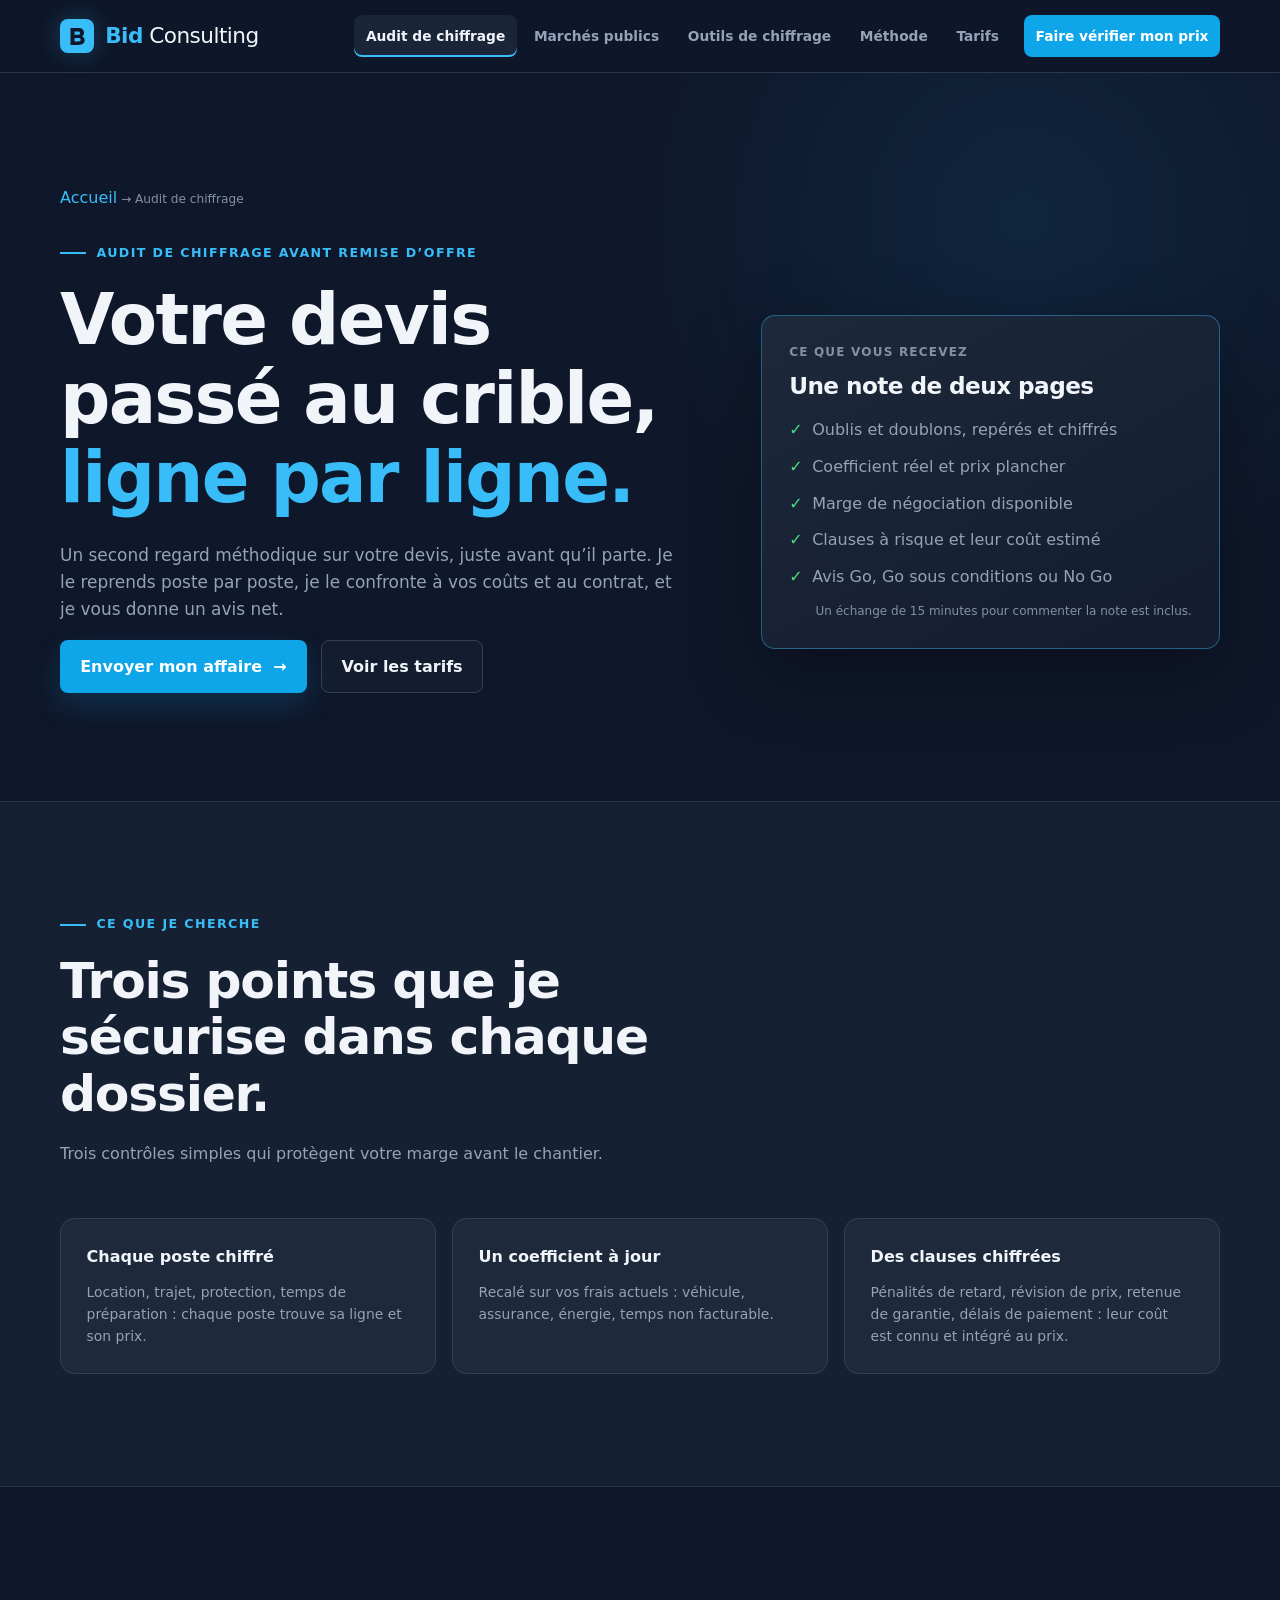
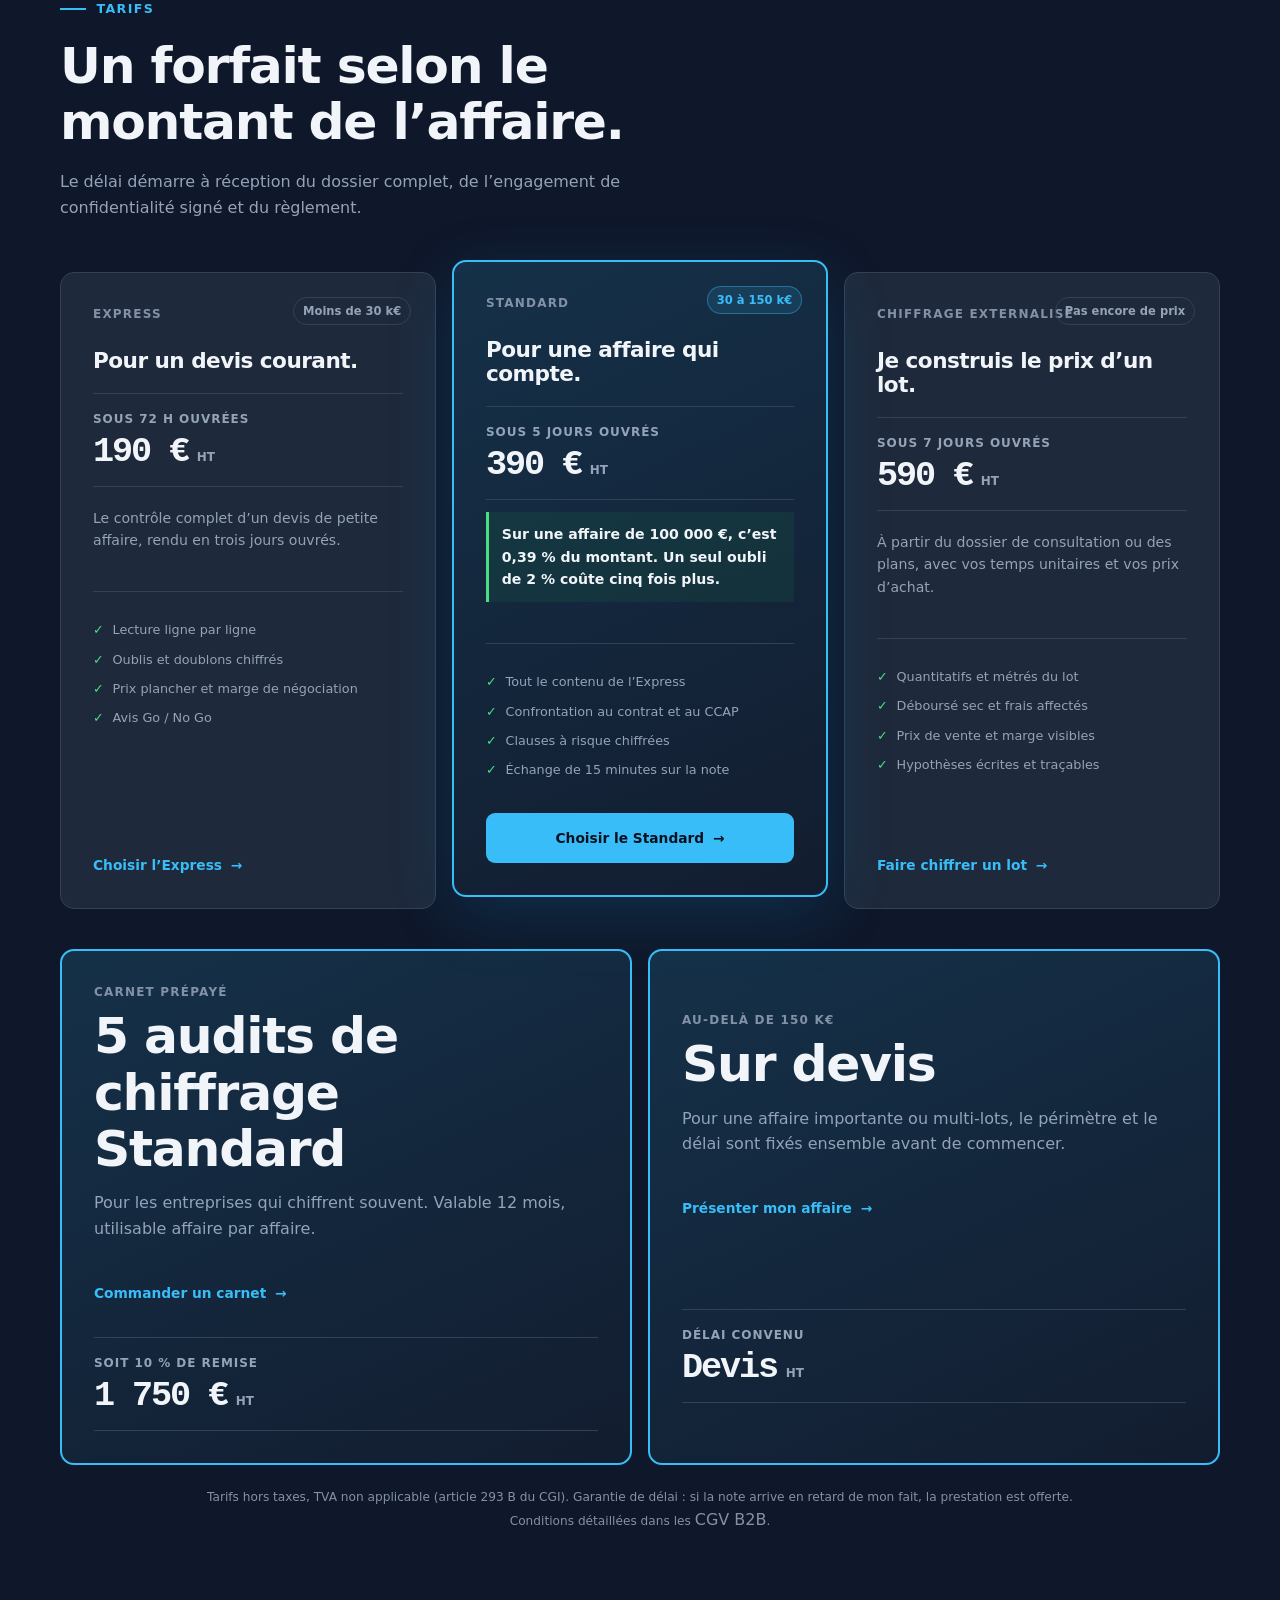
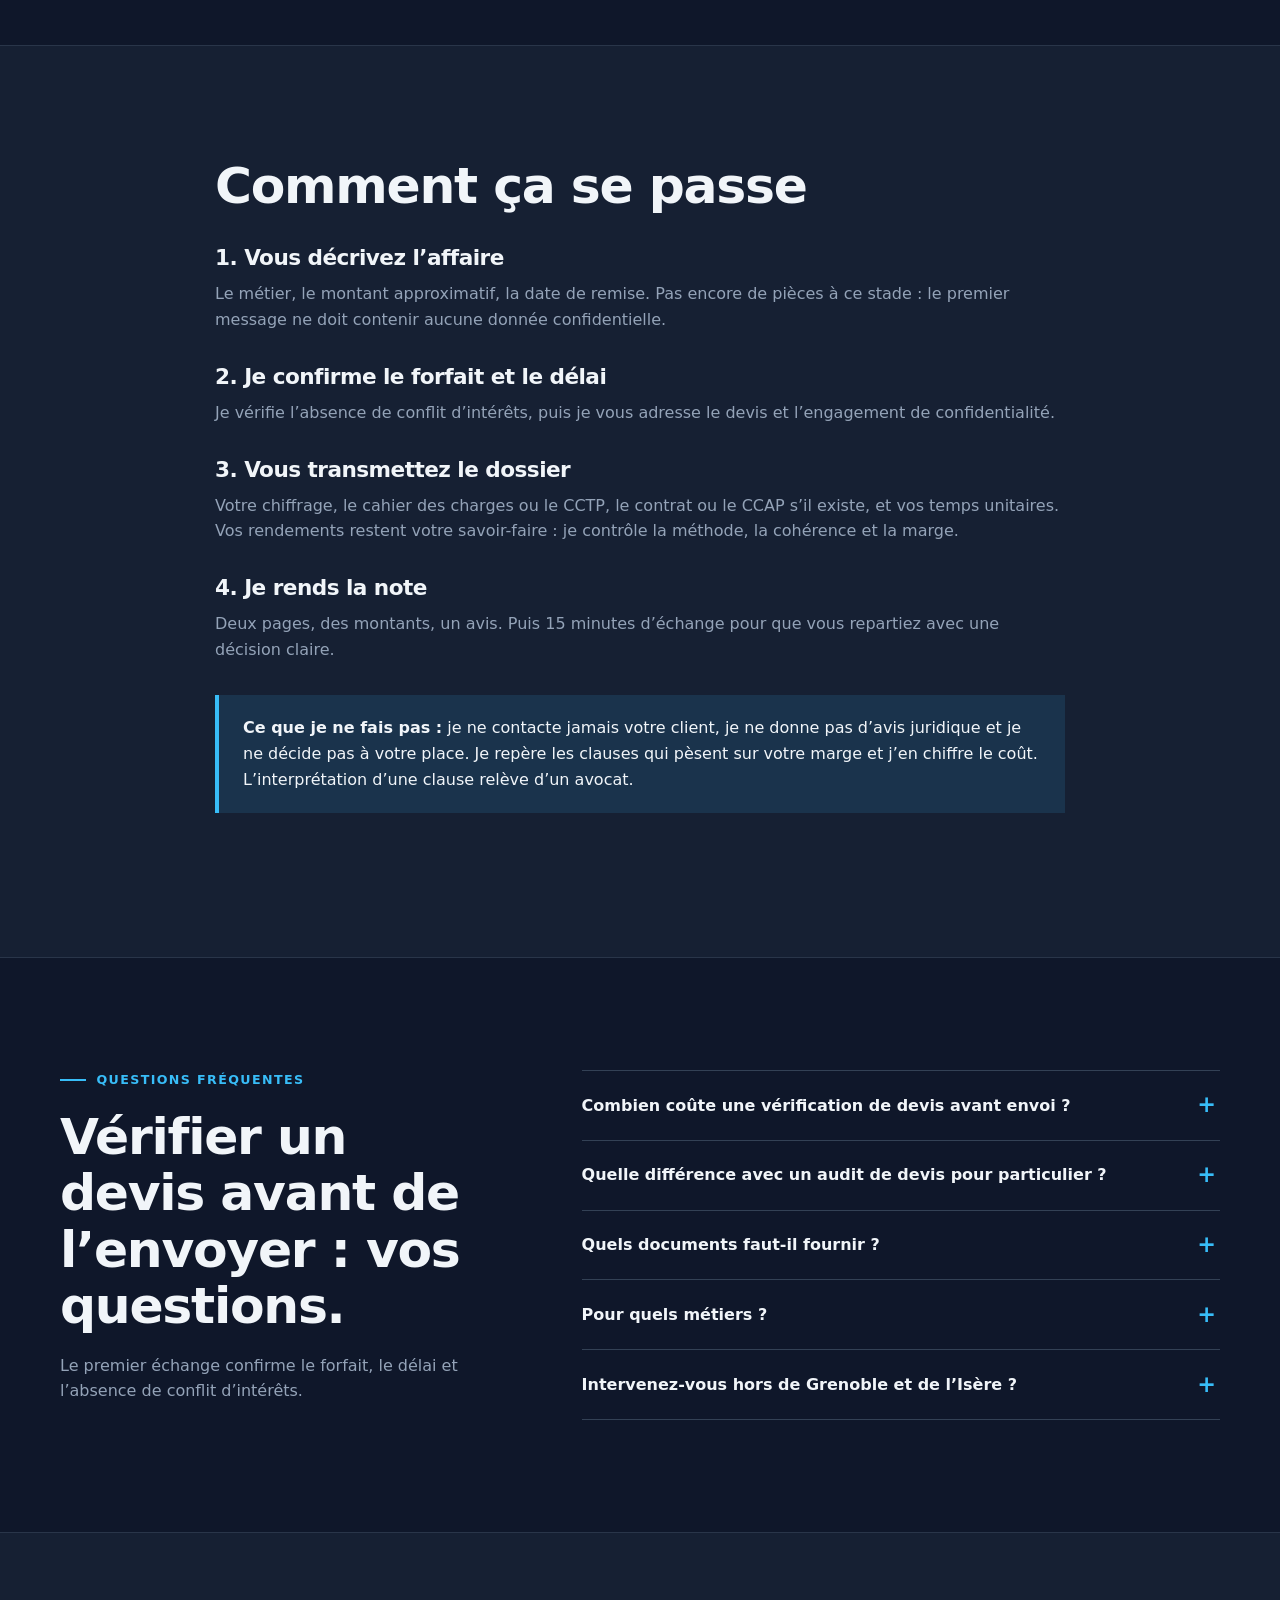
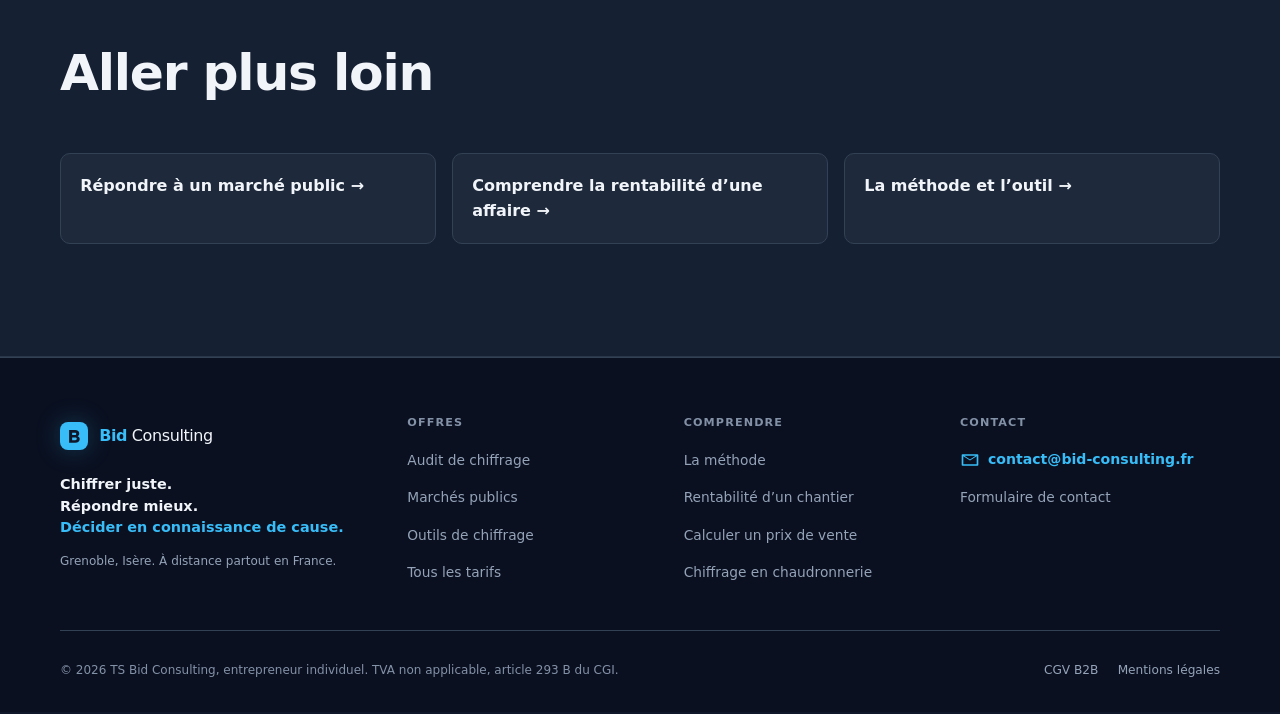
<file: audit-chiffrage.html>
<!doctype html>
<html lang="fr"><head>
    <meta charset="UTF-8" />
    <meta name="viewport" content="width=device-width, initial-scale=1" />
    <title>Audit de chiffrage : vérifier son devis | Bid Consulting</title>
    <meta name="description" content="Votre devis vérifié avant envoi : oublis chiffrés, prix plancher, marge de négociation, clauses à risque et avis Go / No Go. Dès 190 € HT sous 72 h." />
    <meta name="robots" content="index, follow, max-image-preview:large, max-snippet:-1" />
    <link rel="canonical" href="https://www.bid-consulting.fr/audit-chiffrage.html" />
    <meta name="author" content="Bid Consulting" />
    <meta name="theme-color" content="#0f172a" />
    <link rel="icon" href="favicon.ico" sizes="48x48" />
    <link rel="icon" href="assets/img/favicon.svg" type="image/svg+xml" />
    <link rel="icon" href="assets/img/favicon-96.png" sizes="96x96" type="image/png" />
    <link rel="apple-touch-icon" href="assets/img/apple-touch-icon.png" />
    <link rel="manifest" href="site.webmanifest" />
    <link rel="stylesheet" href="assets/css/main.css" />
    <meta property="og:type" content="website" />
    <meta property="og:locale" content="fr_FR" />
    <meta property="og:site_name" content="Bid Consulting" />
    <meta property="og:title" content="Audit de chiffrage : votre devis passé au crible" />
    <meta property="og:description" content="Votre devis vérifié avant envoi : oublis chiffrés, prix plancher, marge de négociation, clauses à risque et avis Go / No Go. Dès 190 € HT sous 72 h." />
    <meta property="og:url" content="https://www.bid-consulting.fr/audit-chiffrage.html" />
    <meta property="og:image" content="https://www.bid-consulting.fr/assets/img/og-bid-consulting.jpg" />
    <meta property="og:image:type" content="image/jpeg" />
    <meta property="og:image:width" content="1200" />
    <meta property="og:image:height" content="630" />
    <meta property="og:image:alt" content="Bid Consulting : audit de chiffrage, marchés publics et rentabilité pour TPE et PME" />
    <meta name="twitter:card" content="summary_large_image" />
    <meta name="twitter:title" content="Audit de chiffrage : votre devis passé au crible" />
    <meta name="twitter:description" content="Votre devis vérifié avant envoi : oublis chiffrés, prix plancher, marge de négociation, clauses à risque et avis Go / No Go. Dès 190 € HT sous 72 h." />
    <meta name="twitter:image" content="https://www.bid-consulting.fr/assets/img/og-bid-consulting.jpg" />
    <meta name="twitter:image:alt" content="Bid Consulting : audit de chiffrage, marchés publics et rentabilité pour TPE et PME" />
    <script type="application/ld+json">
{
 "@context": "https://schema.org",
 "@graph": [
  {
   "@type": "ProfessionalService",
   "@id": "https://www.bid-consulting.fr/#entreprise",
   "name": "Bid Consulting",
   "alternateName": "TS Bid Consulting",
   "url": "https://www.bid-consulting.fr/",
   "logo": {
    "@type": "ImageObject",
    "url": "https://www.bid-consulting.fr/assets/img/logo-bid-consulting.png",
    "width": 512,
    "height": 512
   },
   "image": "https://www.bid-consulting.fr/assets/img/og-bid-consulting.jpg",
   "email": "contact@bid-consulting.fr",
   "identifier": "SIREN 107 430 423",
   "taxID": "107430423",
   "vatID": "FR51107430423",
   "address": {
    "@type": "PostalAddress",
    "streetAddress": "Place Robert Schuman",
    "postalCode": "38000",
    "addressLocality": "Grenoble",
    "addressRegion": "Auvergne-Rhône-Alpes",
    "addressCountry": "FR"
   },
   "areaServed": [
    {
     "@type": "City",
     "name": "Grenoble"
    },
    {
     "@type": "AdministrativeArea",
     "name": "Isère"
    },
    {
     "@type": "AdministrativeArea",
     "name": "Auvergne-Rhône-Alpes"
    },
    {
     "@type": "Country",
     "name": "France"
    }
   ],
   "description": "Audit de chiffrage avant remise d’offre, chiffrage externalisé, accompagnement des TPE et PME aux marchés publics et aux appels d’offres, analyse de rentabilité et outils de chiffrage.",
   "knowsAbout": [
    "Audit de chiffrage",
    "Vérification de devis",
    "Chiffrage de projets",
    "Analyse de rentabilité",
    "Marchés publics",
    "Appels d’offres",
    "Mémoire technique",
    "Groupement momentané d’entreprises",
    "Critère environnemental des marchés publics",
    "Coefficient de vente",
    "Outils de chiffrage Excel"
   ],
   "priceRange": "49 € - 1 490 € HT",
   "currenciesAccepted": "EUR",
   "paymentAccepted": "Virement bancaire"
  },
  {
   "@type": "WebSite",
   "@id": "https://www.bid-consulting.fr/#site",
   "url": "https://www.bid-consulting.fr/",
   "name": "Bid Consulting",
   "inLanguage": "fr-FR",
   "publisher": {
    "@id": "https://www.bid-consulting.fr/#entreprise"
   }
  },
  {
   "@type": "BreadcrumbList",
   "@id": "https://www.bid-consulting.fr/audit-chiffrage.html#fil",
   "itemListElement": [
    {
     "@type": "ListItem",
     "position": 1,
     "name": "Accueil",
     "item": "https://www.bid-consulting.fr/"
    },
    {
     "@type": "ListItem",
     "position": 2,
     "name": "Audit de chiffrage",
     "item": "https://www.bid-consulting.fr/audit-chiffrage.html"
    }
   ]
  },
  {
   "@type": "WebPage",
   "@id": "https://www.bid-consulting.fr/audit-chiffrage.html#page",
   "url": "https://www.bid-consulting.fr/audit-chiffrage.html",
   "name": "Audit de chiffrage : vérifier son devis | Bid Consulting",
   "description": "Votre devis vérifié avant envoi : oublis chiffrés, prix plancher, marge de négociation, clauses à risque et avis Go / No Go. Dès 190 € HT sous 72 h.",
   "inLanguage": "fr-FR",
   "isPartOf": {
    "@id": "https://www.bid-consulting.fr/#site"
   },
   "about": {
    "@id": "https://www.bid-consulting.fr/#entreprise"
   },
   "primaryImageOfPage": {
    "@type": "ImageObject",
    "url": "https://www.bid-consulting.fr/assets/img/og-bid-consulting.jpg"
   },
   "dateModified": "2026-11-01",
   "breadcrumb": {
    "@id": "https://www.bid-consulting.fr/audit-chiffrage.html#fil"
   }
  },
  {
   "@type": "Service",
   "@id": "https://www.bid-consulting.fr/audit-chiffrage.html#service",
   "name": "Audit de chiffrage avant remise d’offre",
   "serviceType": "Vérification de chiffrage et de devis",
   "description": "Vérification indépendante d’un chiffrage avant remise d’offre : oublis, coefficient réel, prix plancher, marge de négociation, clauses à risque et avis Go / No Go.",
   "provider": {
    "@id": "https://www.bid-consulting.fr/#entreprise"
   },
   "areaServed": [
    {
     "@type": "City",
     "name": "Grenoble"
    },
    {
     "@type": "AdministrativeArea",
     "name": "Isère"
    },
    {
     "@type": "AdministrativeArea",
     "name": "Auvergne-Rhône-Alpes"
    },
    {
     "@type": "Country",
     "name": "France"
    }
   ],
   "url": "https://www.bid-consulting.fr/audit-chiffrage.html",
   "audience": {
    "@type": "BusinessAudience",
    "name": "TPE et PME"
   },
   "offers": [
    {
     "@type": "Offer",
     "name": "Audit de chiffrage Express",
     "price": "190",
     "priceCurrency": "EUR",
     "url": "https://www.bid-consulting.fr/audit-chiffrage.html",
     "availability": "https://schema.org/InStock",
     "priceSpecification": {
      "@type": "UnitPriceSpecification",
      "price": 190,
      "priceCurrency": "EUR",
      "valueAddedTaxIncluded": false
     },
     "description": "Affaire de moins de 30 000 € HT, rendu sous 72 heures ouvrées"
    },
    {
     "@type": "Offer",
     "name": "Audit de chiffrage Standard",
     "price": "390",
     "priceCurrency": "EUR",
     "url": "https://www.bid-consulting.fr/audit-chiffrage.html",
     "availability": "https://schema.org/InStock",
     "priceSpecification": {
      "@type": "UnitPriceSpecification",
      "price": 390,
      "priceCurrency": "EUR",
      "valueAddedTaxIncluded": false
     },
     "description": "Affaire de 30 000 à 150 000 € HT, rendu sous 5 jours ouvrés"
    },
    {
     "@type": "Offer",
     "name": "Chiffrage externalisé d’un lot",
     "price": "590",
     "priceCurrency": "EUR",
     "url": "https://www.bid-consulting.fr/audit-chiffrage.html",
     "availability": "https://schema.org/InStock",
     "priceSpecification": {
      "@type": "UnitPriceSpecification",
      "price": 590,
      "priceCurrency": "EUR",
      "valueAddedTaxIncluded": false
     },
     "description": "À partir du DCE ou des plans, sous 7 jours ouvrés"
    },
    {
     "@type": "Offer",
     "name": "Carnet de 5 audits de chiffrage Standard",
     "price": "1750",
     "priceCurrency": "EUR",
     "url": "https://www.bid-consulting.fr/audit-chiffrage.html",
     "availability": "https://schema.org/InStock",
     "priceSpecification": {
      "@type": "UnitPriceSpecification",
      "price": 1750,
      "priceCurrency": "EUR",
      "valueAddedTaxIncluded": false
     },
     "description": "Valable 12 mois"
    }
   ]
  },
  {
   "@type": "FAQPage",
   "@id": "https://www.bid-consulting.fr/audit-chiffrage.html#faq",
   "mainEntity": [
    {
     "@type": "Question",
     "name": "Combien coûte une vérification de devis avant envoi ?",
     "acceptedAnswer": {
      "@type": "Answer",
      "text": "190 € HT pour une affaire de moins de 30 000 € HT, rendu sous 72 h ouvrées. 390 € HT pour une affaire de 30 000 à 150 000 € HT, rendu sous 5 jours ouvrés. Au-delà, le forfait et le délai sont fixés sur devis."
     }
    },
    {
     "@type": "Question",
     "name": "Quelle différence avec un audit de devis pour particulier ?",
     "acceptedAnswer": {
      "@type": "Answer",
      "text": "L’audit pour particulier se place du côté du client qui veut négocier. L’audit de chiffrage se place du vôtre, celui de l’entreprise qui remet le prix : il vérifie que le prix couvre vos coûts, fixe votre prix plancher et chiffre les risques du contrat."
     }
    },
    {
     "@type": "Question",
     "name": "Quels documents faut-il fournir ?",
     "acceptedAnswer": {
      "@type": "Answer",
      "text": "Votre chiffrage ou votre devis, le cahier des charges ou le CCTP, le contrat ou le CCAP s’il existe, et vos temps unitaires. Les pièces sont transmises après signature de l’engagement de confidentialité."
     }
    },
    {
     "@type": "Question",
     "name": "Pour quels métiers ?",
     "acceptedAnswer": {
      "@type": "Answer",
      "text": "Les TPE et PME du second œuvre du bâtiment, de l’aménagement extérieur et des services. Je refuse tout dossier où un conflit d’intérêts est possible."
     }
    },
    {
     "@type": "Question",
     "name": "Intervenez-vous hors de Grenoble et de l’Isère ?",
     "acceptedAnswer": {
      "@type": "Answer",
      "text": "Oui. Tout se fait à distance : envoi des pièces, note écrite, échange par téléphone ou en visioconférence. Je travaille pour des entreprises de toute la France."
     }
    }
   ]
  }
 ]
}
    </script>
    <script data-goatcounter="https://bid-consulting.goatcounter.com/count" async src="https://gc.zgo.at/count.js"></script>
    <script src="assets/js/main.js" defer></script>
  </head>
<body class="page-service"><a class="skip-link" href="#contenu">Aller au contenu</a><header class="topbar"><div class="conteneur topbar__inner"><a class="marque" href="./" aria-label="Bid Consulting, accueil"><svg class="marque__logo" viewBox="0 0 48 48" aria-hidden="true"><path d="M11 8h16c7 0 11 3.8 11 9.3 0 3.3-1.7 5.9-4.5 7.3 3.7 1.2 5.8 4.1 5.8 7.6C39.3 38.7 34.6 42 27 42H11V8Zm8 7v6.5h7.4c2.3 0 3.7-1.1 3.7-3.2 0-2.2-1.4-3.3-3.9-3.3H19Zm0 13.2V35h8.3c2.7 0 4.1-1.1 4.1-3.4 0-2.2-1.5-3.4-4.3-3.4H19Z"/></svg><span><strong>Bid</strong> Consulting</span></a><button class="nav-toggle" type="button" aria-expanded="false" aria-controls="navigation"><span class="sr-only">Ouvrir le menu</span><span></span><span></span><span></span></button><nav id="navigation" class="nav" aria-label="Navigation principale"><a class="nav__lien" href="audit-chiffrage.html" aria-current="page">Audit de chiffrage</a><a class="nav__lien" href="marches-publics-tpe.html">Marchés publics</a><a class="nav__lien" href="outil-chiffrage-artisan.html">Outils de chiffrage</a><a class="nav__lien" href="approche.html">Méthode</a><a class="nav__lien" href="tarifs.html">Tarifs</a><a class="nav__lien nav__lien--cta" href="contact.html?offre=audit-chiffrage-standard" data-goatcounter-click="nav-cta">Faire vérifier mon prix</a></nav></div></header>
<main id="contenu"><section class="service-hero"><div class="conteneur"><p class="fil-ariane"><a href="./">Accueil</a> → Audit de chiffrage</p><div class="service-hero__grille"><div><p class="eyebrow"><span></span> Audit de chiffrage avant remise d’offre</p><h1>Votre devis passé au crible, <em>ligne par ligne.</em></h1><p class="service-hero__texte">Un second regard méthodique sur votre devis, juste avant qu’il parte. Je le reprends poste par poste, je le confronte à vos coûts et au contrat, et je vous donne un avis net.</p><div class="hero__actions"><a class="btn btn--primaire" href="contact.html?offre=audit-chiffrage-standard" data-goatcounter-click="cc-hero-contact">Envoyer mon affaire <span>→</span></a><a class="btn btn--secondaire" href="#paliers">Voir les tarifs</a></div></div><aside class="service-repere"><p class="micro">CE QUE VOUS RECEVEZ</p><h2>Une note de deux pages</h2><ul><li>Oublis et doublons, repérés et chiffrés</li><li>Coefficient réel et prix plancher</li><li>Marge de négociation disponible</li><li>Clauses à risque et leur coût estimé</li><li>Avis Go, Go sous conditions ou No Go</li></ul><p class="pilotage__note">Un échange de 15 minutes pour commenter la note est inclus.</p></aside></div></div></section>
<section class="section section--surface"><div class="conteneur"><div class="intro-section"><p class="eyebrow"><span></span> Ce que je cherche</p><h2>Trois points que je sécurise dans chaque dossier.</h2><p>Trois contrôles simples qui protègent votre marge avant le chantier.</p></div><div class="grille-problemes"><article class="probleme"><strong>Chaque poste chiffré</strong><p>Location, trajet, protection, temps de préparation : chaque poste trouve sa ligne et son prix.</p></article><article class="probleme"><strong>Un coefficient à jour</strong><p>Recalé sur vos frais actuels : véhicule, assurance, énergie, temps non facturable.</p></article><article class="probleme"><strong>Des clauses chiffrées</strong><p>Pénalités de retard, révision de prix, retenue de garantie, délais de paiement : leur coût est connu et intégré au prix.</p></article></div></div></section>
<section id="paliers" class="section"><div class="conteneur"><div class="intro-section"><p class="eyebrow"><span></span> Tarifs</p><h2>Un forfait selon le montant de l’affaire.</h2><p>Le délai démarre à réception du dossier complet, de l’engagement de confidentialité signé et du règlement.</p></div><div class="niveaux">
<article class="niveau"><span class="niveau__badge">Moins de 30 k€</span><p class="micro">EXPRESS</p><h3>Pour un devis courant.</h3><p class="tarif"><span>Sous 72 h ouvrées</span><strong>190 €</strong><small>HT</small></p><p>Le contrôle complet d’un devis de petite affaire, rendu en trois jours ouvrés.</p><ul><li>Lecture ligne par ligne</li><li>Oublis et doublons chiffrés</li><li>Prix plancher et marge de négociation</li><li>Avis Go / No Go</li></ul><a class="niveau__lien" href="contact.html?offre=audit-chiffrage-express" data-goatcounter-click="conversion-cc-express">Choisir l’Express <span>→</span></a></article>
<article class="niveau niveau--accent niveau--recommandee"><span class="niveau__badge">30 à 150 k€</span><p class="micro">STANDARD</p><h3>Pour une affaire qui compte.</h3><p class="tarif"><span>Sous 5 jours ouvrés</span><strong>390 €</strong><small>HT</small></p><p class="ecart-prix">Sur une affaire de 100 000 €, c’est 0,39 % du montant. Un seul oubli de 2 % coûte cinq fois plus.</p><ul><li>Tout le contenu de l’Express</li><li>Confrontation au contrat et au CCAP</li><li>Clauses à risque chiffrées</li><li>Échange de 15 minutes sur la note</li></ul><a class="niveau__lien niveau__lien--primaire" href="contact.html?offre=audit-chiffrage-standard" data-goatcounter-click="conversion-cc-standard">Choisir le Standard <span>→</span></a></article>
<article class="niveau"><span class="niveau__badge">Pas encore de prix</span><p class="micro">CHIFFRAGE EXTERNALISÉ</p><h3>Je construis le prix d’un lot.</h3><p class="tarif"><span>Sous 7 jours ouvrés</span><strong>590 €</strong><small>HT</small></p><p>À partir du dossier de consultation ou des plans, avec vos temps unitaires et vos prix d’achat.</p><ul><li>Quantitatifs et métrés du lot</li><li>Déboursé sec et frais affectés</li><li>Prix de vente et marge visibles</li><li>Hypothèses écrites et traçables</li></ul><a class="niveau__lien" href="contact.html?offre=chiffrage-externalise" data-goatcounter-click="conversion-chiffrage-externalise">Faire chiffrer un lot <span>→</span></a></article>
</div><div class="offres-annexes"><article class="offre-cible"><div><p class="micro">CARNET PRÉPAYÉ</p><h2>5 audits de chiffrage Standard</h2><p>Pour les entreprises qui chiffrent souvent. Valable 12 mois, utilisable affaire par affaire.</p><a class="niveau__lien" href="contact.html?offre=carnet">Commander un carnet <span>→</span></a></div><p class="tarif"><span>Soit 10 % de remise</span><strong>1 750 €</strong><small>HT</small></p></article><article class="offre-cible"><div><p class="micro">AU-DELÀ DE 150 K€</p><h2>Sur devis</h2><p>Pour une affaire importante ou multi-lots, le périmètre et le délai sont fixés ensemble avant de commencer.</p><a class="niveau__lien" href="contact.html?offre=conseil">Présenter mon affaire <span>→</span></a></div><p class="tarif"><span>Délai convenu</span><strong>Devis</strong><small>HT</small></p></article></div><p class="note-tarifs">Tarifs hors taxes, TVA non applicable (article 293 B du CGI). Garantie de délai : si la note arrive en retard de mon fait, la prestation est offerte. Conditions détaillées dans les <a href="documents/CGV_B2B_Bid_Consulting.pdf" target="_blank" rel="noopener">CGV B2B</a>.</p></div></section>
<section class="section section--surface"><div class="conteneur contenu-long"><h2>Comment ça se passe</h2><h3>1. Vous décrivez l’affaire</h3><p>Le métier, le montant approximatif, la date de remise. Pas encore de pièces à ce stade : le premier message ne doit contenir aucune donnée confidentielle.</p><h3>2. Je confirme le forfait et le délai</h3><p>Je vérifie l’absence de conflit d’intérêts, puis je vous adresse le devis et l’engagement de confidentialité.</p><h3>3. Vous transmettez le dossier</h3><p>Votre chiffrage, le cahier des charges ou le CCTP, le contrat ou le CCAP s’il existe, et vos temps unitaires. Vos rendements restent votre savoir-faire : je contrôle la méthode, la cohérence et la marge.</p><h3>4. Je rends la note</h3><p>Deux pages, des montants, un avis. Puis 15 minutes d’échange pour que vous repartiez avec une décision claire.</p><div class="encadre-conseil"><strong>Ce que je ne fais pas :</strong> je ne contacte jamais votre client, je ne donne pas d’avis juridique et je ne décide pas à votre place. Je repère les clauses qui pèsent sur votre marge et j’en chiffre le coût. L’interprétation d’une clause relève d’un avocat.</div></div></section>
<section id="faq" class="section faq"><div class="conteneur faq__grille"><div class="intro-section"><p class="eyebrow"><span></span> Questions fréquentes</p><h2>Vérifier un devis avant de l’envoyer : vos questions.</h2><p>Le premier échange confirme le forfait, le délai et l’absence de conflit d’intérêts.</p></div><div class="faq__liste"><details><summary>Combien coûte une vérification de devis avant envoi&nbsp;?</summary><p>190&nbsp;€ HT pour une affaire de moins de 30&nbsp;000&nbsp;€ HT, rendu sous 72&nbsp;h ouvrées. 390&nbsp;€ HT pour une affaire de 30&nbsp;000 à 150&nbsp;000&nbsp;€ HT, rendu sous 5 jours ouvrés. Au-delà, le forfait et le délai sont fixés sur devis.</p></details><details><summary>Quelle différence avec un audit de devis pour particulier&nbsp;?</summary><p>L’audit pour particulier se place du côté du client qui veut négocier. L’audit de chiffrage se place du vôtre, celui de l’entreprise qui remet le prix : il vérifie que le prix couvre vos coûts, fixe votre prix plancher et chiffre les risques du contrat.</p></details><details><summary>Quels documents faut-il fournir&nbsp;?</summary><p>Votre chiffrage ou votre devis, le cahier des charges ou le CCTP, le contrat ou le CCAP s’il existe, et vos temps unitaires. Les pièces sont transmises après signature de l’engagement de confidentialité.</p></details><details><summary>Pour quels métiers&nbsp;?</summary><p>Les TPE et PME du second œuvre du bâtiment, de l’aménagement extérieur et des services. Je refuse tout dossier où un conflit d’intérêts est possible.</p></details><details><summary>Intervenez-vous hors de Grenoble et de l’Isère&nbsp;?</summary><p>Oui. Tout se fait à distance : envoi des pièces, note écrite, échange par téléphone ou en visioconférence. Je travaille pour des entreprises de toute la France.</p></details></div></div></section>
<section class="section section--surface"><div class="conteneur"><div class="intro-section"><h2>Aller plus loin</h2></div><div class="liens-utiles"><a href="marches-publics-tpe.html">Répondre à un marché public →</a><a href="analyse-rentabilite-chantier.html">Comprendre la rentabilité d’une affaire →</a><a href="approche.html">La méthode et l’outil →</a></div></div></section></main>
<footer class="pied"><div class="conteneur"><div class="pied__grille"><div class="pied__marque"><a class="marque marque--footer" href="./"><svg class="marque__logo" viewBox="0 0 48 48" aria-hidden="true"><path d="M11 8h16c7 0 11 3.8 11 9.3 0 3.3-1.7 5.9-4.5 7.3 3.7 1.2 5.8 4.1 5.8 7.6C39.3 38.7 34.6 42 27 42H11V8Zm8 7v6.5h7.4c2.3 0 3.7-1.1 3.7-3.2 0-2.2-1.4-3.3-3.9-3.3H19Zm0 13.2V35h8.3c2.7 0 4.1-1.1 4.1-3.4 0-2.2-1.5-3.4-4.3-3.4H19Z"/></svg><span><strong>Bid</strong> Consulting</span></a><p class="pied__devise">Chiffrer juste.<br />Répondre mieux.<br /><span>Décider en connaissance de cause.</span></p><p>Grenoble, Isère. À distance partout en France.</p></div><nav class="pied__col" aria-label="Offres"><p class="pied__titre">Offres</p><a href="audit-chiffrage.html">Audit de chiffrage</a><a href="marches-publics-tpe.html">Marchés publics</a><a href="outil-chiffrage-artisan.html">Outils de chiffrage</a><a href="tarifs.html">Tous les tarifs</a></nav><nav class="pied__col" aria-label="Comprendre"><p class="pied__titre">Comprendre</p><a href="approche.html">La méthode</a><a href="analyse-rentabilite-chantier.html">Rentabilité d’un chantier</a><a href="calcul-prix-vente-artisan.html">Calculer un prix de vente</a><a href="chiffrage-chaudronnerie.html">Chiffrage en chaudronnerie</a></nav><div class="pied__col"><p class="pied__titre">Contact</p><a class="pied__email" href="mailto:contact@bid-consulting.fr"><svg viewBox="0 0 24 24" aria-hidden="true"><path d="M3 5h18a1 1 0 0 1 1 1v12a1 1 0 0 1-1 1H3a1 1 0 0 1-1-1V6a1 1 0 0 1 1-1Zm1 2.4V17h16V7.4l-8 5.3-8-5.3ZM5.2 7 12 11.5 18.8 7H5.2Z"/></svg>contact@bid-consulting.fr</a><a href="contact.html">Formulaire de contact</a></div></div><div class="pied__bas"><p>© <span id="annee">2026</span> TS Bid Consulting, entrepreneur individuel. TVA non applicable, article 293 B du CGI.</p><nav aria-label="Informations légales"><a href="documents/CGV_B2B_Bid_Consulting.pdf" target="_blank" rel="noopener">CGV B2B</a><a href="mentions-legales.html">Mentions légales</a></nav></div></div></footer></body></html>
</file>
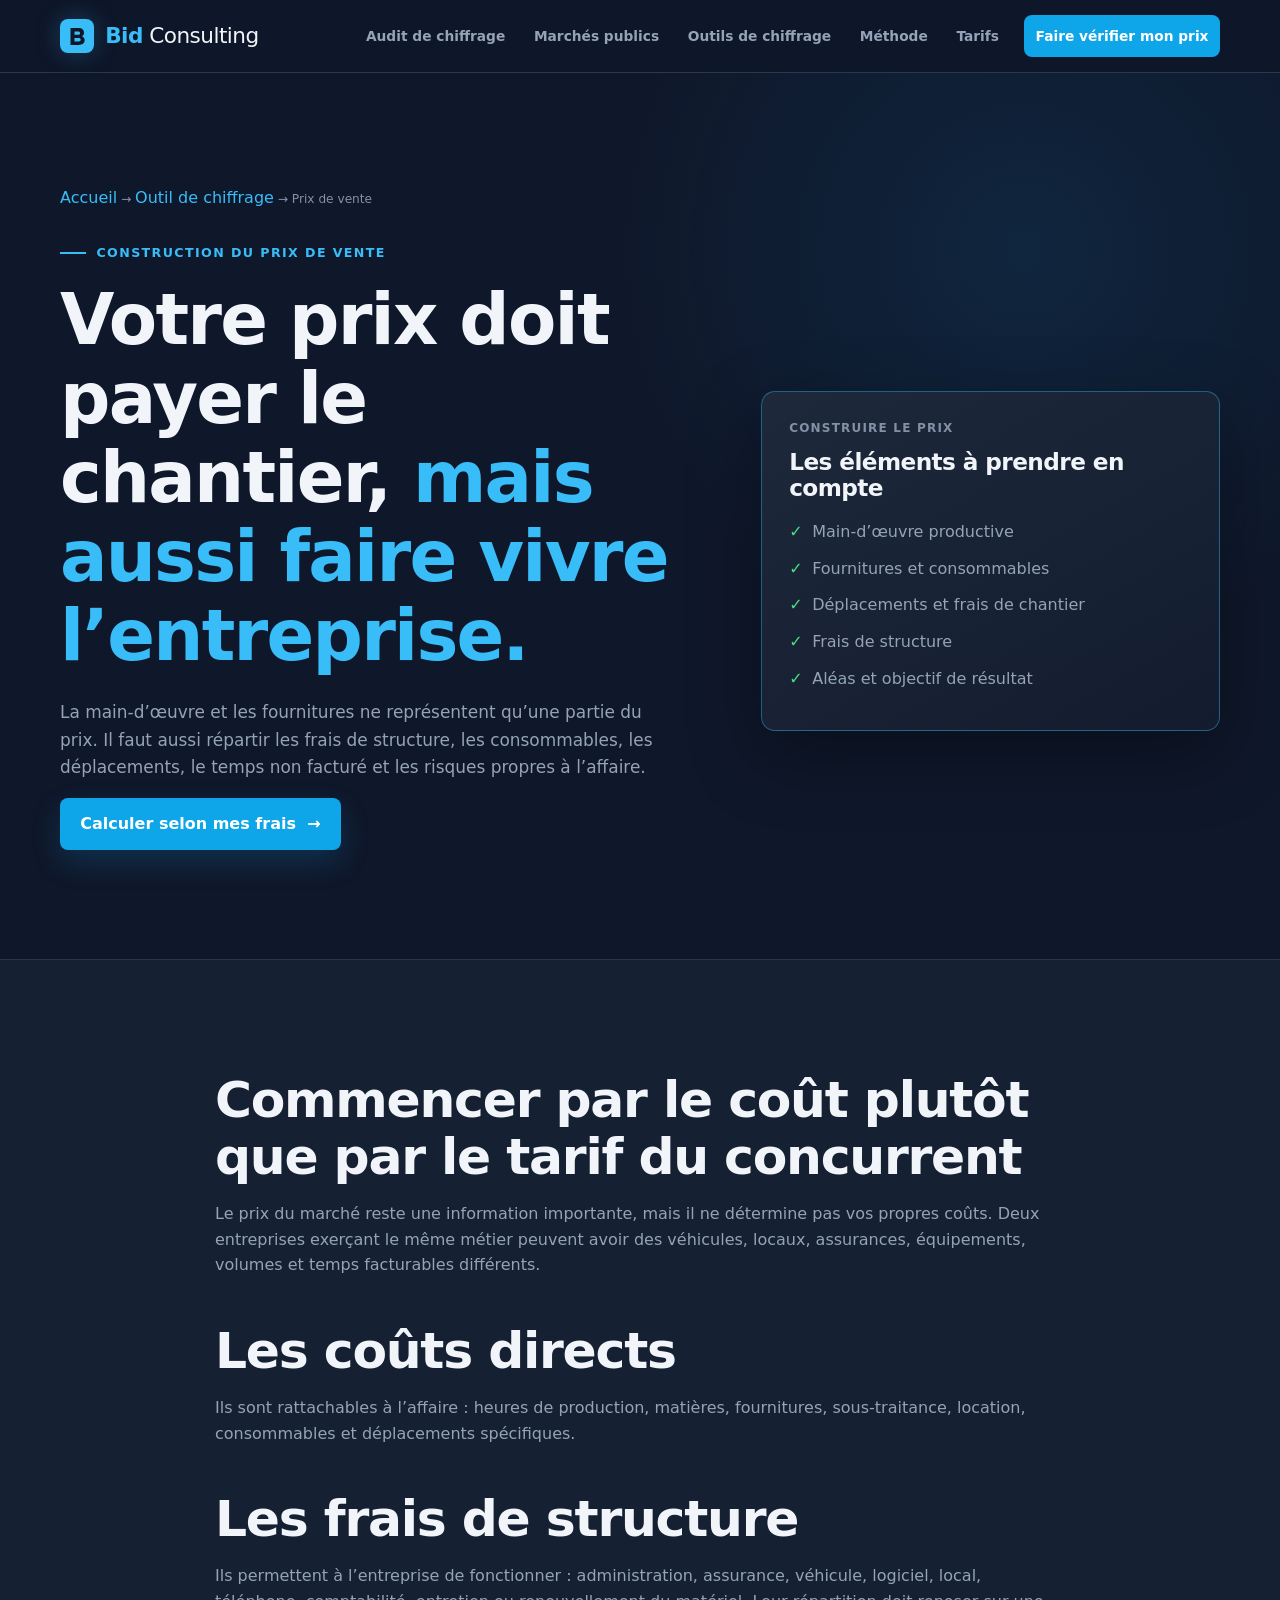
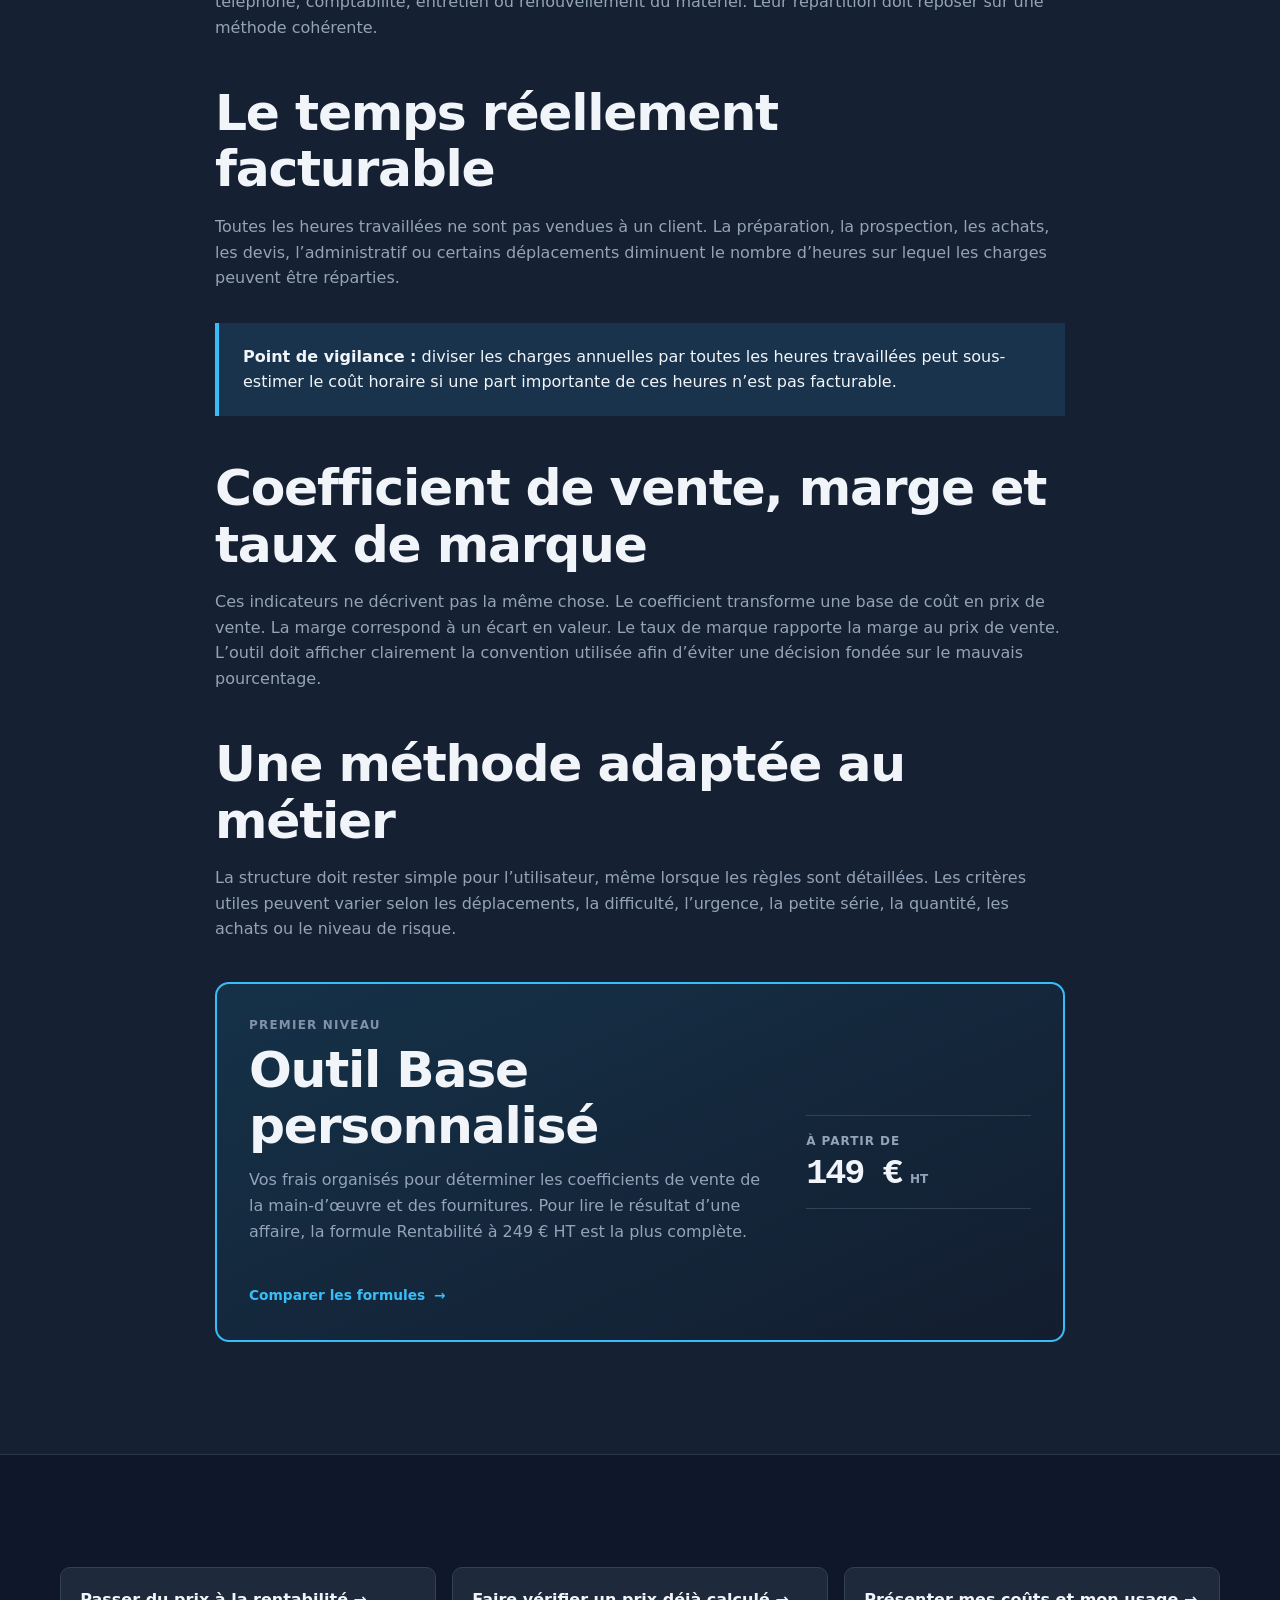
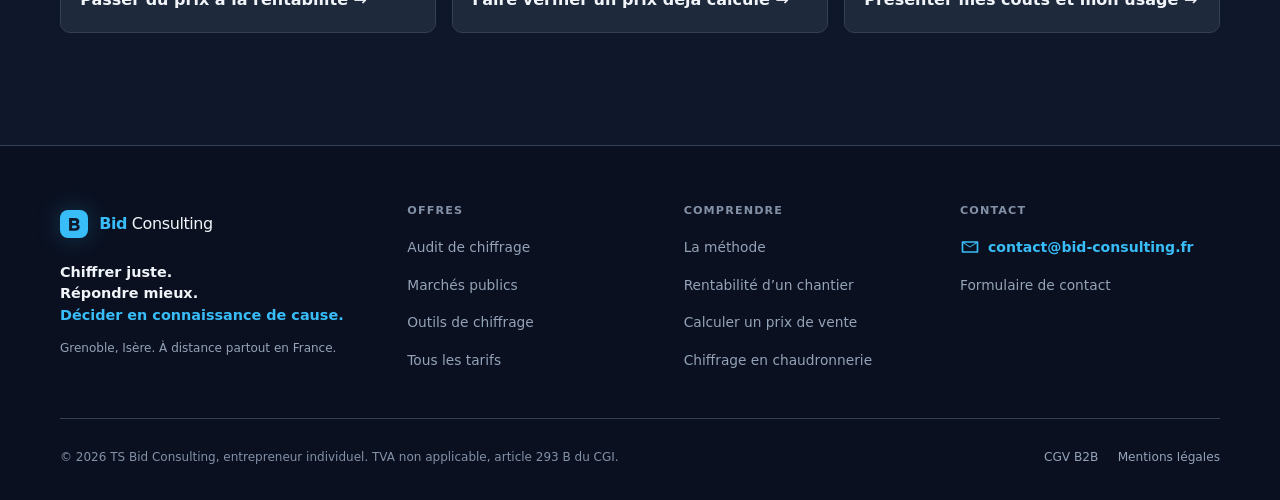
<file: calcul-prix-vente-artisan.html>
<!doctype html>
<html lang="fr"><head>
    <meta charset="UTF-8" />
    <meta name="viewport" content="width=device-width, initial-scale=1" />
    <title>Calcul du prix de vente artisan : coûts, frais et marge</title>
    <meta name="description" content="Comment calculer un prix de vente cohérent : coûts directs, frais de structure, temps non facturable, coefficient de vente, marge et taux de marque." />
    <meta name="robots" content="index, follow, max-image-preview:large, max-snippet:-1" />
    <link rel="canonical" href="https://www.bid-consulting.fr/calcul-prix-vente-artisan.html" />
    <meta name="author" content="Bid Consulting" />
    <meta name="theme-color" content="#0f172a" />
    <link rel="icon" href="favicon.ico" sizes="48x48" />
    <link rel="icon" href="assets/img/favicon.svg" type="image/svg+xml" />
    <link rel="icon" href="assets/img/favicon-96.png" sizes="96x96" type="image/png" />
    <link rel="apple-touch-icon" href="assets/img/apple-touch-icon.png" />
    <link rel="manifest" href="site.webmanifest" />
    <link rel="stylesheet" href="assets/css/main.css" />
    <meta property="og:type" content="article" />
    <meta property="og:locale" content="fr_FR" />
    <meta property="og:site_name" content="Bid Consulting" />
    <meta property="og:title" content="Calculer un prix de vente qui fait vivre l’entreprise" />
    <meta property="og:description" content="Comment calculer un prix de vente cohérent : coûts directs, frais de structure, temps non facturable, coefficient de vente, marge et taux de marque." />
    <meta property="og:url" content="https://www.bid-consulting.fr/calcul-prix-vente-artisan.html" />
    <meta property="og:image" content="https://www.bid-consulting.fr/assets/img/og-bid-consulting.jpg" />
    <meta property="og:image:type" content="image/jpeg" />
    <meta property="og:image:width" content="1200" />
    <meta property="og:image:height" content="630" />
    <meta property="og:image:alt" content="Bid Consulting : audit de chiffrage, marchés publics et rentabilité pour TPE et PME" />
    <meta name="twitter:card" content="summary_large_image" />
    <meta name="twitter:title" content="Calculer un prix de vente qui fait vivre l’entreprise" />
    <meta name="twitter:description" content="Comment calculer un prix de vente cohérent : coûts directs, frais de structure, temps non facturable, coefficient de vente, marge et taux de marque." />
    <meta name="twitter:image" content="https://www.bid-consulting.fr/assets/img/og-bid-consulting.jpg" />
    <meta name="twitter:image:alt" content="Bid Consulting : audit de chiffrage, marchés publics et rentabilité pour TPE et PME" />
    <script type="application/ld+json">
{
 "@context": "https://schema.org",
 "@graph": [
  {
   "@type": "ProfessionalService",
   "@id": "https://www.bid-consulting.fr/#entreprise",
   "name": "Bid Consulting",
   "alternateName": "TS Bid Consulting",
   "url": "https://www.bid-consulting.fr/",
   "logo": {
    "@type": "ImageObject",
    "url": "https://www.bid-consulting.fr/assets/img/logo-bid-consulting.png",
    "width": 512,
    "height": 512
   },
   "image": "https://www.bid-consulting.fr/assets/img/og-bid-consulting.jpg",
   "email": "contact@bid-consulting.fr",
   "identifier": "SIREN 107 430 423",
   "taxID": "107430423",
   "vatID": "FR51107430423",
   "address": {
    "@type": "PostalAddress",
    "streetAddress": "Place Robert Schuman",
    "postalCode": "38000",
    "addressLocality": "Grenoble",
    "addressRegion": "Auvergne-Rhône-Alpes",
    "addressCountry": "FR"
   },
   "areaServed": [
    {
     "@type": "City",
     "name": "Grenoble"
    },
    {
     "@type": "AdministrativeArea",
     "name": "Isère"
    },
    {
     "@type": "AdministrativeArea",
     "name": "Auvergne-Rhône-Alpes"
    },
    {
     "@type": "Country",
     "name": "France"
    }
   ],
   "description": "Audit de chiffrage avant remise d’offre, chiffrage externalisé, accompagnement des TPE et PME aux marchés publics et aux appels d’offres, analyse de rentabilité et outils de chiffrage.",
   "knowsAbout": [
    "Audit de chiffrage",
    "Vérification de devis",
    "Chiffrage de projets",
    "Analyse de rentabilité",
    "Marchés publics",
    "Appels d’offres",
    "Mémoire technique",
    "Groupement momentané d’entreprises",
    "Critère environnemental des marchés publics",
    "Coefficient de vente",
    "Outils de chiffrage Excel"
   ],
   "priceRange": "49 € - 1 490 € HT",
   "currenciesAccepted": "EUR",
   "paymentAccepted": "Virement bancaire"
  },
  {
   "@type": "WebSite",
   "@id": "https://www.bid-consulting.fr/#site",
   "url": "https://www.bid-consulting.fr/",
   "name": "Bid Consulting",
   "inLanguage": "fr-FR",
   "publisher": {
    "@id": "https://www.bid-consulting.fr/#entreprise"
   }
  },
  {
   "@type": "BreadcrumbList",
   "@id": "https://www.bid-consulting.fr/calcul-prix-vente-artisan.html#fil",
   "itemListElement": [
    {
     "@type": "ListItem",
     "position": 1,
     "name": "Accueil",
     "item": "https://www.bid-consulting.fr/"
    },
    {
     "@type": "ListItem",
     "position": 2,
     "name": "Outils de chiffrage",
     "item": "https://www.bid-consulting.fr/outil-chiffrage-artisan.html"
    },
    {
     "@type": "ListItem",
     "position": 3,
     "name": "Prix de vente",
     "item": "https://www.bid-consulting.fr/calcul-prix-vente-artisan.html"
    }
   ]
  },
  {
   "@type": "WebPage",
   "@id": "https://www.bid-consulting.fr/calcul-prix-vente-artisan.html#page",
   "url": "https://www.bid-consulting.fr/calcul-prix-vente-artisan.html",
   "name": "Calcul du prix de vente artisan : coûts, frais et marge",
   "description": "Comment calculer un prix de vente cohérent : coûts directs, frais de structure, temps non facturable, coefficient de vente, marge et taux de marque.",
   "inLanguage": "fr-FR",
   "isPartOf": {
    "@id": "https://www.bid-consulting.fr/#site"
   },
   "about": {
    "@id": "https://www.bid-consulting.fr/#entreprise"
   },
   "primaryImageOfPage": {
    "@type": "ImageObject",
    "url": "https://www.bid-consulting.fr/assets/img/og-bid-consulting.jpg"
   },
   "dateModified": "2026-11-02",
   "breadcrumb": {
    "@id": "https://www.bid-consulting.fr/calcul-prix-vente-artisan.html#fil"
   }
  },
  {
   "@type": "Article",
   "@id": "https://www.bid-consulting.fr/calcul-prix-vente-artisan.html#article",
   "headline": "Comment calculer un prix de vente artisan cohérent",
   "description": "Comment calculer un prix de vente cohérent : coûts directs, frais de structure, temps non facturable, coefficient de vente, marge et taux de marque.",
   "image": "https://www.bid-consulting.fr/assets/img/og-bid-consulting.jpg",
   "inLanguage": "fr-FR",
   "datePublished": "2026-08-23",
   "dateModified": "2026-11-02",
   "author": {
    "@id": "https://www.bid-consulting.fr/#entreprise"
   },
   "publisher": {
    "@id": "https://www.bid-consulting.fr/#entreprise"
   },
   "mainEntityOfPage": {
    "@id": "https://www.bid-consulting.fr/calcul-prix-vente-artisan.html#page"
   }
  }
 ]
}
    </script>
    <script data-goatcounter="https://bid-consulting.goatcounter.com/count" async src="https://gc.zgo.at/count.js"></script>
    <script src="assets/js/main.js" defer></script>
  </head>
<body class="page-service"><a class="skip-link" href="#contenu">Aller au contenu</a><header class="topbar"><div class="conteneur topbar__inner"><a class="marque" href="./" aria-label="Bid Consulting, accueil"><svg class="marque__logo" viewBox="0 0 48 48" aria-hidden="true"><path d="M11 8h16c7 0 11 3.8 11 9.3 0 3.3-1.7 5.9-4.5 7.3 3.7 1.2 5.8 4.1 5.8 7.6C39.3 38.7 34.6 42 27 42H11V8Zm8 7v6.5h7.4c2.3 0 3.7-1.1 3.7-3.2 0-2.2-1.4-3.3-3.9-3.3H19Zm0 13.2V35h8.3c2.7 0 4.1-1.1 4.1-3.4 0-2.2-1.5-3.4-4.3-3.4H19Z"/></svg><span><strong>Bid</strong> Consulting</span></a><button class="nav-toggle" type="button" aria-expanded="false" aria-controls="navigation"><span class="sr-only">Ouvrir le menu</span><span></span><span></span><span></span></button><nav id="navigation" class="nav" aria-label="Navigation principale"><a class="nav__lien" href="audit-chiffrage.html">Audit de chiffrage</a><a class="nav__lien" href="marches-publics-tpe.html">Marchés publics</a><a class="nav__lien" href="outil-chiffrage-artisan.html">Outils de chiffrage</a><a class="nav__lien" href="approche.html">Méthode</a><a class="nav__lien" href="tarifs.html">Tarifs</a><a class="nav__lien nav__lien--cta" href="contact.html?offre=audit-chiffrage-standard" data-goatcounter-click="nav-cta">Faire vérifier mon prix</a></nav></div></header>
<main id="contenu"><section class="service-hero"><div class="conteneur"><p class="fil-ariane"><a href="./">Accueil</a> → <a href="outil-chiffrage-artisan.html">Outil de chiffrage</a> → Prix de vente</p><div class="service-hero__grille"><div><p class="eyebrow"><span></span> Construction du prix de vente</p><h1>Votre prix doit payer le chantier, <em>mais aussi faire vivre l’entreprise.</em></h1><p class="service-hero__texte">La main-d’œuvre et les fournitures ne représentent qu’une partie du prix. Il faut aussi répartir les frais de structure, les consommables, les déplacements, le temps non facturé et les risques propres à l’affaire.</p><div class="hero__actions"><a class="btn btn--primaire" href="contact.html?offre=excel-base">Calculer selon mes frais <span>→</span></a></div></div><aside class="service-repere"><p class="micro">CONSTRUIRE LE PRIX</p><h2>Les éléments à prendre en compte</h2><ul><li>Main-d’œuvre productive</li><li>Fournitures et consommables</li><li>Déplacements et frais de chantier</li><li>Frais de structure</li><li>Aléas et objectif de résultat</li></ul></aside></div></div></section>
<section class="section section--surface"><div class="conteneur contenu-long"><h2>Commencer par le coût plutôt que par le tarif du concurrent</h2><p>Le prix du marché reste une information importante, mais il ne détermine pas vos propres coûts. Deux entreprises exerçant le même métier peuvent avoir des véhicules, locaux, assurances, équipements, volumes et temps facturables différents.</p><h2>Les coûts directs</h2><p>Ils sont rattachables à l’affaire : heures de production, matières, fournitures, sous-traitance, location, consommables et déplacements spécifiques.</p><h2>Les frais de structure</h2><p>Ils permettent à l’entreprise de fonctionner : administration, assurance, véhicule, logiciel, local, téléphone, comptabilité, entretien ou renouvellement du matériel. Leur répartition doit reposer sur une méthode cohérente.</p><h2>Le temps réellement facturable</h2><p>Toutes les heures travaillées ne sont pas vendues à un client. La préparation, la prospection, les achats, les devis, l’administratif ou certains déplacements diminuent le nombre d’heures sur lequel les charges peuvent être réparties.</p><div class="encadre-conseil"><strong>Point de vigilance :</strong> diviser les charges annuelles par toutes les heures travaillées peut sous-estimer le coût horaire si une part importante de ces heures n’est pas facturable.</div><h2>Coefficient de vente, marge et taux de marque</h2><p>Ces indicateurs ne décrivent pas la même chose. Le coefficient transforme une base de coût en prix de vente. La marge correspond à un écart en valeur. Le taux de marque rapporte la marge au prix de vente. L’outil doit afficher clairement la convention utilisée afin d’éviter une décision fondée sur le mauvais pourcentage.</p><h2>Une méthode adaptée au métier</h2><p>La structure doit rester simple pour l’utilisateur, même lorsque les règles sont détaillées. Les critères utiles peuvent varier selon les déplacements, la difficulté, l’urgence, la petite série, la quantité, les achats ou le niveau de risque.</p><article class="offre-cible"><div><p class="micro">PREMIER NIVEAU</p><h2>Outil Base personnalisé</h2><p>Vos frais organisés pour déterminer les coefficients de vente de la main-d’œuvre et des fournitures. Pour lire le résultat d’une affaire, la formule Rentabilité à 249 € HT est la plus complète.</p><a class="niveau__lien" href="outil-chiffrage-artisan.html">Comparer les formules <span>→</span></a></div><p class="tarif"><span>À partir de</span><strong>149 €</strong><small>HT</small></p></article></div></section>
<section class="section"><div class="conteneur"><div class="liens-utiles"><a href="analyse-rentabilite-chantier.html">Passer du prix à la rentabilité →</a><a href="audit-chiffrage.html">Faire vérifier un prix déjà calculé →</a><a href="contact.html?offre=excel-base">Présenter mes coûts et mon usage →</a></div></div></section></main><footer class="pied"><div class="conteneur"><div class="pied__grille"><div class="pied__marque"><a class="marque marque--footer" href="./"><svg class="marque__logo" viewBox="0 0 48 48" aria-hidden="true"><path d="M11 8h16c7 0 11 3.8 11 9.3 0 3.3-1.7 5.9-4.5 7.3 3.7 1.2 5.8 4.1 5.8 7.6C39.3 38.7 34.6 42 27 42H11V8Zm8 7v6.5h7.4c2.3 0 3.7-1.1 3.7-3.2 0-2.2-1.4-3.3-3.9-3.3H19Zm0 13.2V35h8.3c2.7 0 4.1-1.1 4.1-3.4 0-2.2-1.5-3.4-4.3-3.4H19Z"/></svg><span><strong>Bid</strong> Consulting</span></a><p class="pied__devise">Chiffrer juste.<br />Répondre mieux.<br /><span>Décider en connaissance de cause.</span></p><p>Grenoble, Isère. À distance partout en France.</p></div><nav class="pied__col" aria-label="Offres"><p class="pied__titre">Offres</p><a href="audit-chiffrage.html">Audit de chiffrage</a><a href="marches-publics-tpe.html">Marchés publics</a><a href="outil-chiffrage-artisan.html">Outils de chiffrage</a><a href="tarifs.html">Tous les tarifs</a></nav><nav class="pied__col" aria-label="Comprendre"><p class="pied__titre">Comprendre</p><a href="approche.html">La méthode</a><a href="analyse-rentabilite-chantier.html">Rentabilité d’un chantier</a><a href="calcul-prix-vente-artisan.html">Calculer un prix de vente</a><a href="chiffrage-chaudronnerie.html">Chiffrage en chaudronnerie</a></nav><div class="pied__col"><p class="pied__titre">Contact</p><a class="pied__email" href="mailto:contact@bid-consulting.fr"><svg viewBox="0 0 24 24" aria-hidden="true"><path d="M3 5h18a1 1 0 0 1 1 1v12a1 1 0 0 1-1 1H3a1 1 0 0 1-1-1V6a1 1 0 0 1 1-1Zm1 2.4V17h16V7.4l-8 5.3-8-5.3ZM5.2 7 12 11.5 18.8 7H5.2Z"/></svg>contact@bid-consulting.fr</a><a href="contact.html">Formulaire de contact</a></div></div><div class="pied__bas"><p>© <span id="annee">2026</span> TS Bid Consulting, entrepreneur individuel. TVA non applicable, article 293 B du CGI.</p><nav aria-label="Informations légales"><a href="documents/CGV_B2B_Bid_Consulting.pdf" target="_blank" rel="noopener">CGV B2B</a><a href="mentions-legales.html">Mentions légales</a></nav></div></div></footer></body></html>
</file>
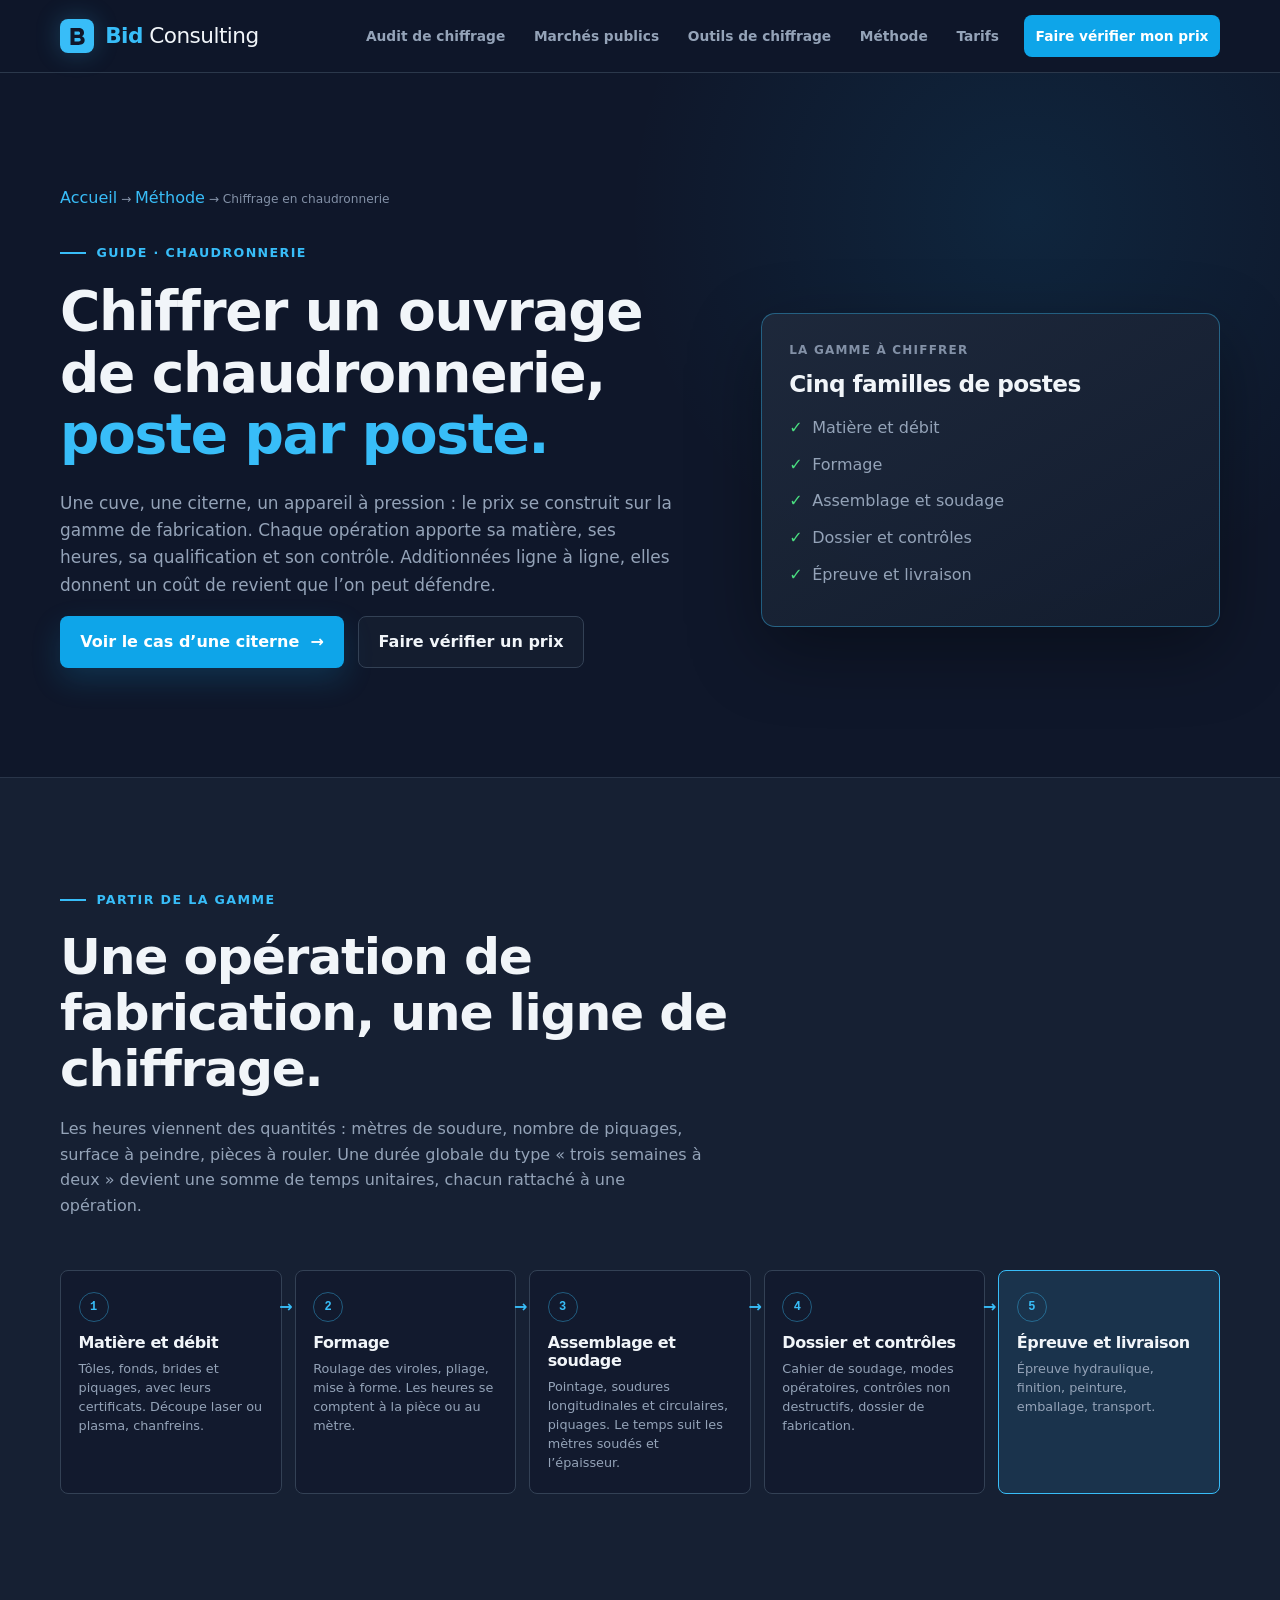
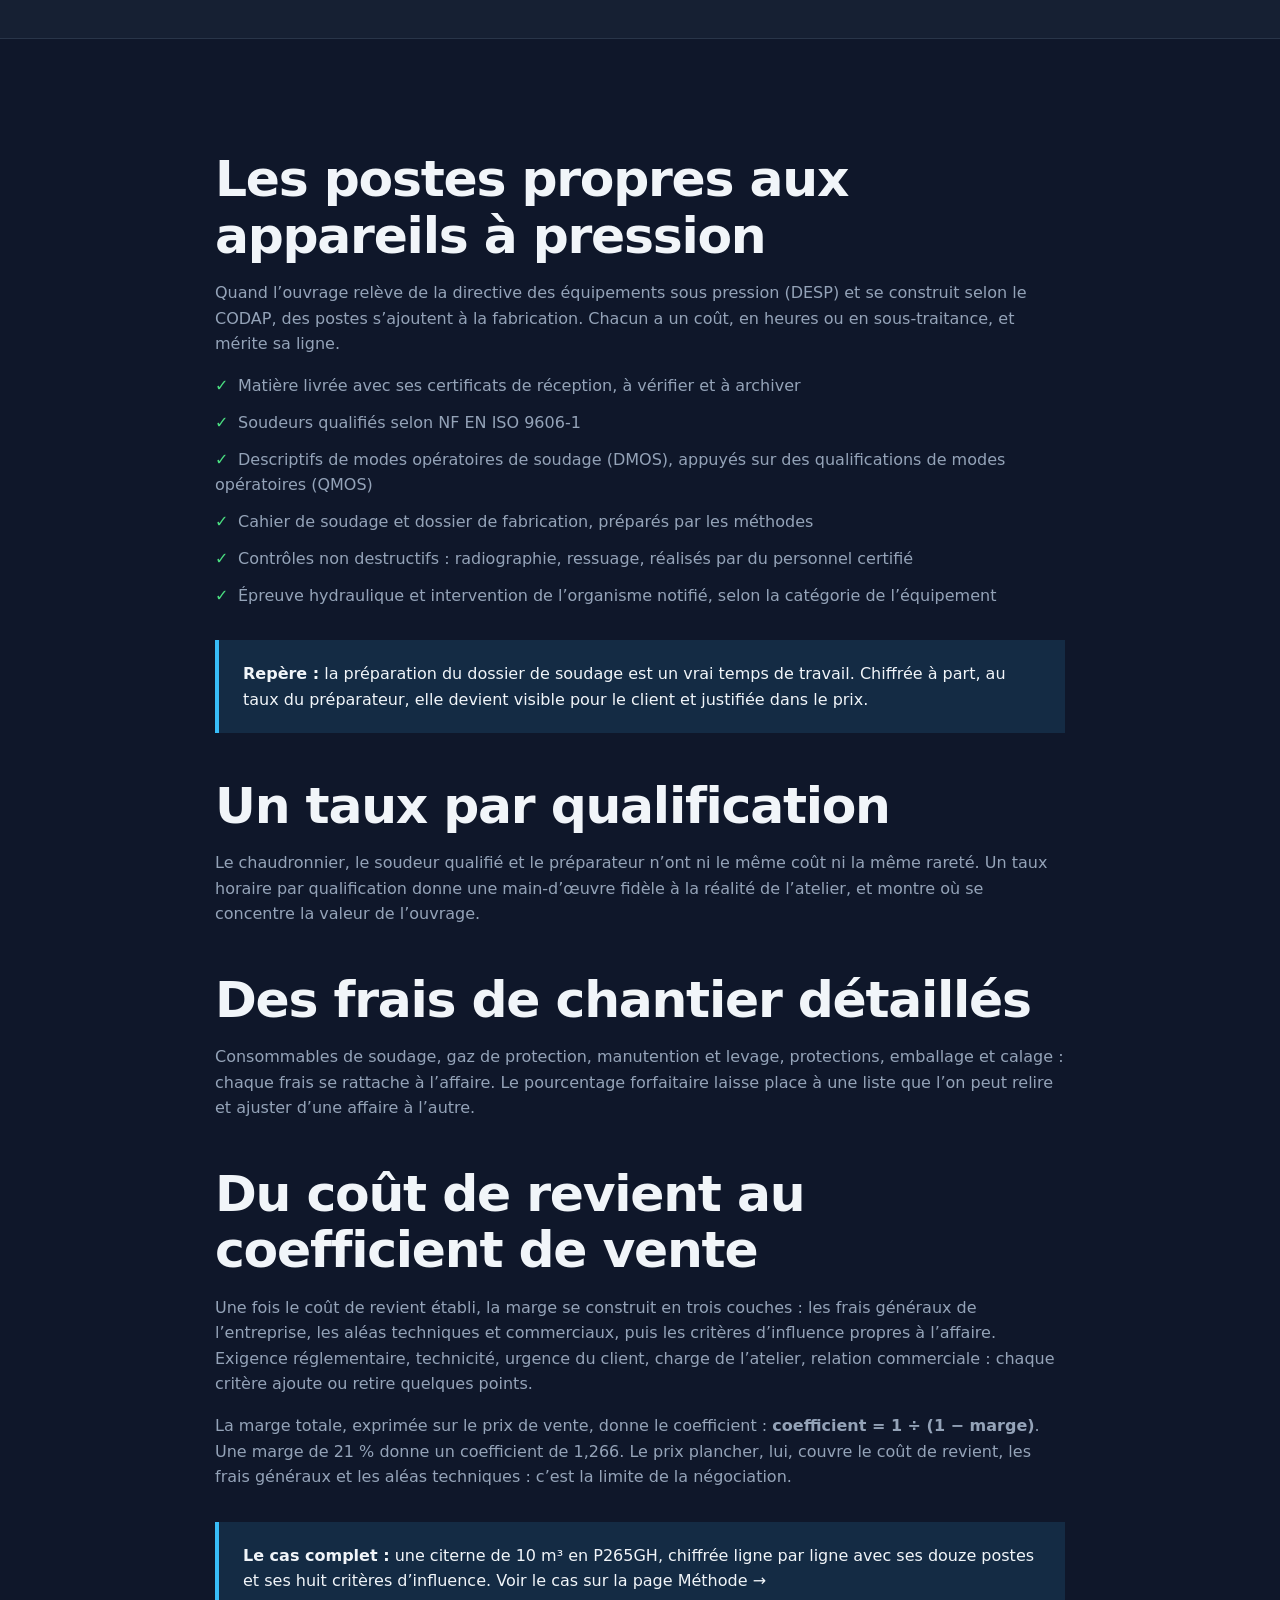
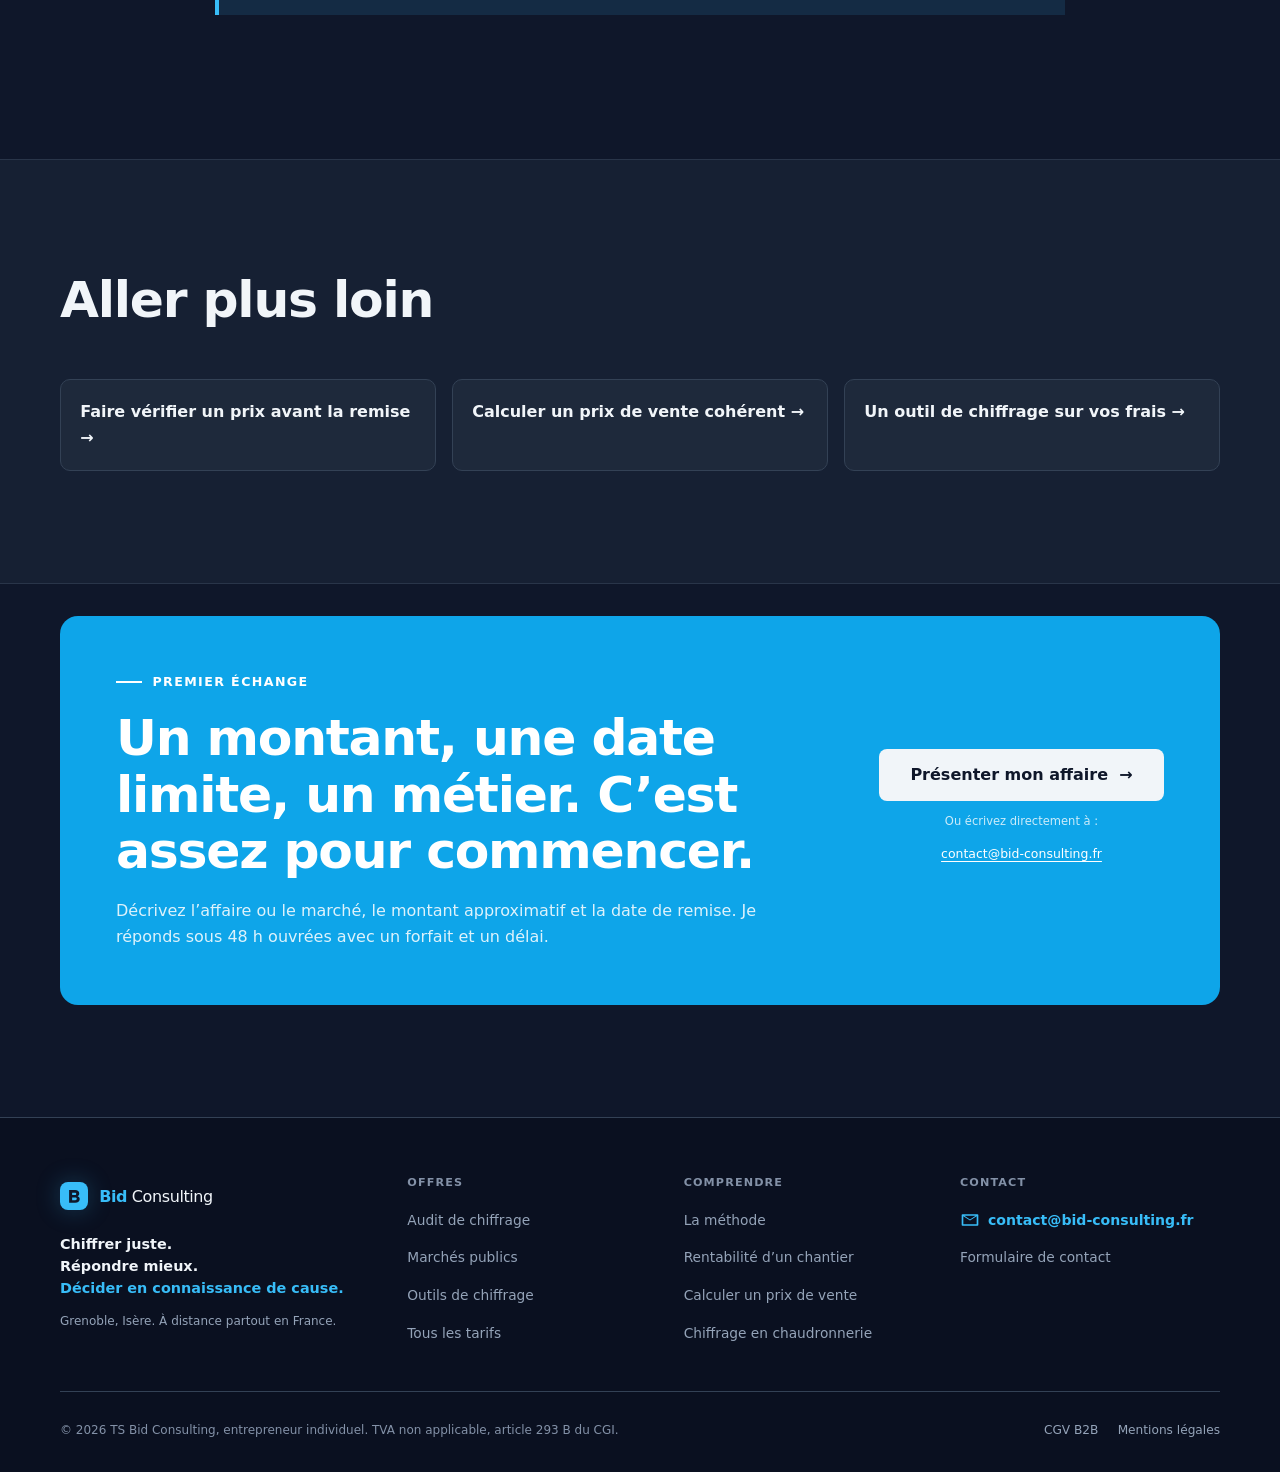
<file: chiffrage-chaudronnerie.html>
<!doctype html>
<html lang="fr">
  <head>
    <meta charset="UTF-8" />
    <meta name="viewport" content="width=device-width, initial-scale=1" />
    <title>Chiffrage chaudronnerie : la méthode poste par poste</title>
    <meta name="description" content="Chiffrer une cuve ou un appareil à pression : matière, formage, soudage qualifié, DMOS, contrôles, épreuve, puis un coefficient de vente justifié." />
    <meta name="robots" content="index, follow, max-image-preview:large, max-snippet:-1" />
    <link rel="canonical" href="https://www.bid-consulting.fr/chiffrage-chaudronnerie.html" />
    <meta name="author" content="Bid Consulting" />
    <meta name="theme-color" content="#0f172a" />
    <link rel="icon" href="favicon.ico" sizes="48x48" />
    <link rel="icon" href="assets/img/favicon.svg" type="image/svg+xml" />
    <link rel="icon" href="assets/img/favicon-96.png" sizes="96x96" type="image/png" />
    <link rel="apple-touch-icon" href="assets/img/apple-touch-icon.png" />
    <link rel="manifest" href="site.webmanifest" />
    <link rel="stylesheet" href="assets/css/main.css" />
    <meta property="og:type" content="website" />
    <meta property="og:locale" content="fr_FR" />
    <meta property="og:site_name" content="Bid Consulting" />
    <meta property="og:title" content="Chiffrer un ouvrage de chaudronnerie, poste par poste" />
    <meta property="og:description" content="Chiffrer une cuve ou un appareil à pression : matière, formage, soudage qualifié, DMOS, contrôles, épreuve, puis un coefficient de vente justifié." />
    <meta property="og:url" content="https://www.bid-consulting.fr/chiffrage-chaudronnerie.html" />
    <meta property="og:image" content="https://www.bid-consulting.fr/assets/img/og-bid-consulting.jpg" />
    <meta property="og:image:type" content="image/jpeg" />
    <meta property="og:image:width" content="1200" />
    <meta property="og:image:height" content="630" />
    <meta property="og:image:alt" content="Bid Consulting : audit de chiffrage, marchés publics et outils de chiffrage pour TPE et PME" />
    <meta name="twitter:card" content="summary_large_image" />
    <meta name="twitter:title" content="Chiffrer un ouvrage de chaudronnerie, poste par poste" />
    <meta name="twitter:description" content="Chiffrer une cuve ou un appareil à pression : matière, formage, soudage qualifié, DMOS, contrôles, épreuve, puis un coefficient de vente justifié." />
    <meta name="twitter:image" content="https://www.bid-consulting.fr/assets/img/og-bid-consulting.jpg" />
    <script type="application/ld+json">
{
 "@context": "https://schema.org",
 "@graph": [
  {
   "@type": "ProfessionalService",
   "@id": "https://www.bid-consulting.fr/#entreprise",
   "name": "Bid Consulting",
   "alternateName": "TS Bid Consulting",
   "url": "https://www.bid-consulting.fr/",
   "logo": {
    "@type": "ImageObject",
    "url": "https://www.bid-consulting.fr/assets/img/logo-bid-consulting.png",
    "width": 512,
    "height": 512
   },
   "image": "https://www.bid-consulting.fr/assets/img/og-bid-consulting.jpg",
   "email": "contact@bid-consulting.fr",
   "identifier": "SIREN 107 430 423",
   "taxID": "107430423",
   "vatID": "FR51107430423",
   "address": {
    "@type": "PostalAddress",
    "streetAddress": "Place Robert Schuman",
    "postalCode": "38000",
    "addressLocality": "Grenoble",
    "addressRegion": "Auvergne-Rhône-Alpes",
    "addressCountry": "FR"
   },
   "areaServed": [
    {
     "@type": "City",
     "name": "Grenoble"
    },
    {
     "@type": "AdministrativeArea",
     "name": "Isère"
    },
    {
     "@type": "AdministrativeArea",
     "name": "Auvergne-Rhône-Alpes"
    },
    {
     "@type": "Country",
     "name": "France"
    }
   ],
   "description": "Audit de chiffrage avant remise d’offre, chiffrage externalisé, accompagnement des TPE et PME aux marchés publics et outils de chiffrage personnalisés. La méthode de chiffrage des projets industriels, au format TPE.",
   "knowsAbout": [
    "Audit de chiffrage",
    "Vérification de devis",
    "Chiffrage de projets",
    "Analyse de rentabilité",
    "Marchés publics",
    "Appels d’offres",
    "Mémoire technique",
    "Groupement momentané d’entreprises",
    "Critère environnemental des marchés publics",
    "Coefficient de vente",
    "Outils de chiffrage Excel"
   ],
   "priceRange": "49 € - 1 490 € HT",
   "currenciesAccepted": "EUR",
   "paymentAccepted": "Virement bancaire",
   "slogan": "Chiffrer juste. Répondre mieux. Décider en connaissance de cause.",
   "hasOfferCatalog": {
    "@id": "https://www.bid-consulting.fr/tarifs.html#offres"
   }
  },
  {
   "@type": "WebSite",
   "@id": "https://www.bid-consulting.fr/#site",
   "url": "https://www.bid-consulting.fr/",
   "name": "Bid Consulting",
   "inLanguage": "fr-FR",
   "publisher": {
    "@id": "https://www.bid-consulting.fr/#entreprise"
   }
  },
  {
   "@type": "WebPage",
   "@id": "https://www.bid-consulting.fr/chiffrage-chaudronnerie.html#page",
   "url": "https://www.bid-consulting.fr/chiffrage-chaudronnerie.html",
   "name": "Chiffrage chaudronnerie : la méthode poste par poste",
   "description": "Chiffrer une cuve ou un appareil à pression : matière, formage, soudage qualifié, DMOS, contrôles, épreuve, puis un coefficient de vente justifié.",
   "inLanguage": "fr-FR",
   "isPartOf": {
    "@id": "https://www.bid-consulting.fr/#site"
   },
   "about": {
    "@id": "https://www.bid-consulting.fr/#entreprise"
   },
   "breadcrumb": {
    "@id": "https://www.bid-consulting.fr/chiffrage-chaudronnerie.html#fil"
   },
   "dateModified": "2026-11-01"
  },
  {
   "@type": "BreadcrumbList",
   "@id": "https://www.bid-consulting.fr/chiffrage-chaudronnerie.html#fil",
   "itemListElement": [
    {
     "@type": "ListItem",
     "position": 1,
     "name": "Accueil",
     "item": "https://www.bid-consulting.fr/"
    },
    {
     "@type": "ListItem",
     "position": 2,
     "name": "Méthode",
     "item": "https://www.bid-consulting.fr/approche.html"
    },
    {
     "@type": "ListItem",
     "position": 3,
     "name": "Chiffrage en chaudronnerie",
     "item": "https://www.bid-consulting.fr/chiffrage-chaudronnerie.html"
    }
   ]
  },
  {
   "@type": "Article",
   "@id": "https://www.bid-consulting.fr/chiffrage-chaudronnerie.html#article",
   "headline": "Chiffrer un ouvrage de chaudronnerie, poste par poste",
   "description": "Chiffrer une cuve ou un appareil à pression : matière, formage, soudage qualifié, DMOS, contrôles, épreuve, puis un coefficient de vente justifié.",
   "image": "https://www.bid-consulting.fr/assets/img/og-bid-consulting.jpg",
   "inLanguage": "fr-FR",
   "datePublished": "2026-11-02",
   "dateModified": "2026-11-02",
   "author": {
    "@id": "https://www.bid-consulting.fr/#entreprise"
   },
   "publisher": {
    "@id": "https://www.bid-consulting.fr/#entreprise"
   },
   "mainEntityOfPage": {
    "@id": "https://www.bid-consulting.fr/chiffrage-chaudronnerie.html#page"
   },
   "about": [
    "Chiffrage",
    "Chaudronnerie",
    "Appareil à pression",
    "Coefficient de vente"
   ]
  }
 ]
}
    </script>
    <script data-goatcounter="https://bid-consulting.goatcounter.com/count" async src="https://gc.zgo.at/count.js"></script>
    <script src="assets/js/main.js" defer></script>
  </head>
  <body class="page-service">
    <a class="skip-link" href="#contenu">Aller au contenu</a>
    <header class="topbar"><div class="conteneur topbar__inner"><a class="marque" href="./" aria-label="Bid Consulting, accueil"><svg class="marque__logo" viewBox="0 0 48 48" aria-hidden="true"><path d="M11 8h16c7 0 11 3.8 11 9.3 0 3.3-1.7 5.9-4.5 7.3 3.7 1.2 5.8 4.1 5.8 7.6C39.3 38.7 34.6 42 27 42H11V8Zm8 7v6.5h7.4c2.3 0 3.7-1.1 3.7-3.2 0-2.2-1.4-3.3-3.9-3.3H19Zm0 13.2V35h8.3c2.7 0 4.1-1.1 4.1-3.4 0-2.2-1.5-3.4-4.3-3.4H19Z"/></svg><span><strong>Bid</strong> Consulting</span></a><button class="nav-toggle" type="button" aria-expanded="false" aria-controls="navigation"><span class="sr-only">Ouvrir le menu</span><span></span><span></span><span></span></button><nav id="navigation" class="nav" aria-label="Navigation principale"><a class="nav__lien" href="audit-chiffrage.html">Audit de chiffrage</a><a class="nav__lien" href="marches-publics-tpe.html">Marchés publics</a><a class="nav__lien" href="outil-chiffrage-artisan.html">Outils de chiffrage</a><a class="nav__lien" href="approche.html">Méthode</a><a class="nav__lien" href="tarifs.html">Tarifs</a><a class="nav__lien nav__lien--cta" href="contact.html" data-goatcounter-click="nav-cta">Faire vérifier mon prix</a></nav></div></header>
    <main id="contenu">
      <section class="service-hero"><div class="conteneur">
        <p class="fil-ariane"><a href="./">Accueil</a> → <a href="approche.html">Méthode</a> → Chiffrage en chaudronnerie</p>
        <div class="service-hero__grille"><div>
          <p class="eyebrow"><span></span> Guide · chaudronnerie</p>
          <h1 class="h1--long">Chiffrer un ouvrage de chaudronnerie, <em>poste par poste.</em></h1>
          <p class="service-hero__texte">Une cuve, une citerne, un appareil à pression : le prix se construit sur la gamme de fabrication. Chaque opération apporte sa matière, ses heures, sa qualification et son contrôle. Additionnées ligne à ligne, elles donnent un coût de revient que l’on peut défendre.</p>
          <div class="hero__actions"><a class="btn btn--primaire" href="approche.html#cas">Voir le cas d’une citerne <span>→</span></a><a class="btn btn--secondaire" href="audit-chiffrage.html">Faire vérifier un prix</a></div>
        </div>
        <aside class="service-repere"><p class="micro">LA GAMME À CHIFFRER</p><h2>Cinq familles de postes</h2>
          <ul><li>Matière et débit</li><li>Formage</li><li>Assemblage et soudage</li><li>Dossier et contrôles</li><li>Épreuve et livraison</li></ul></aside>
        </div></div></section>

      <section class="section section--surface"><div class="conteneur">
        <div class="intro-section"><p class="eyebrow"><span></span> Partir de la gamme</p>
          <h2>Une opération de fabrication, une ligne de chiffrage.</h2>
          <p>Les heures viennent des quantités : mètres de soudure, nombre de piquages, surface à peindre, pièces à rouler. Une durée globale du type « trois semaines à deux » devient une somme de temps unitaires, chacun rattaché à une opération.</p></div>
        <ol class="chaine chaine--cinq"><li><span>1</span><h3>Matière et débit</h3><p>Tôles, fonds, brides et piquages, avec leurs certificats. Découpe laser ou plasma, chanfreins.</p></li><li><span>2</span><h3>Formage</h3><p>Roulage des viroles, pliage, mise à forme. Les heures se comptent à la pièce ou au mètre.</p></li><li><span>3</span><h3>Assemblage et soudage</h3><p>Pointage, soudures longitudinales et circulaires, piquages. Le temps suit les mètres soudés et l’épaisseur.</p></li><li><span>4</span><h3>Dossier et contrôles</h3><p>Cahier de soudage, modes opératoires, contrôles non destructifs, dossier de fabrication.</p></li><li><span>5</span><h3>Épreuve et livraison</h3><p>Épreuve hydraulique, finition, peinture, emballage, transport.</p></li></ol>
      </div></section>

      <section class="section"><div class="conteneur contenu-long">
        <h2>Les postes propres aux appareils à pression</h2>
        <p>Quand l’ouvrage relève de la directive des équipements sous pression (DESP) et se construit selon le CODAP, des postes s’ajoutent à la fabrication. Chacun a un coût, en heures ou en sous-traitance, et mérite sa ligne.</p>
        <ul>
          <li>Matière livrée avec ses certificats de réception, à vérifier et à archiver</li>
          <li>Soudeurs qualifiés selon NF EN ISO 9606-1</li>
          <li>Descriptifs de modes opératoires de soudage (DMOS), appuyés sur des qualifications de modes opératoires (QMOS)</li>
          <li>Cahier de soudage et dossier de fabrication, préparés par les méthodes</li>
          <li>Contrôles non destructifs : radiographie, ressuage, réalisés par du personnel certifié</li>
          <li>Épreuve hydraulique et intervention de l’organisme notifié, selon la catégorie de l’équipement</li>
        </ul>
        <div class="encadre-conseil"><strong>Repère :</strong> la préparation du dossier de soudage est un vrai temps de travail. Chiffrée à part, au taux du préparateur, elle devient visible pour le client et justifiée dans le prix.</div>

        <h2>Un taux par qualification</h2>
        <p>Le chaudronnier, le soudeur qualifié et le préparateur n’ont ni le même coût ni la même rareté. Un taux horaire par qualification donne une main-d’œuvre fidèle à la réalité de l’atelier, et montre où se concentre la valeur de l’ouvrage.</p>

        <h2>Des frais de chantier détaillés</h2>
        <p>Consommables de soudage, gaz de protection, manutention et levage, protections, emballage et calage : chaque frais se rattache à l’affaire. Le pourcentage forfaitaire laisse place à une liste que l’on peut relire et ajuster d’une affaire à l’autre.</p>

        <h2>Du coût de revient au coefficient de vente</h2>
        <p>Une fois le coût de revient établi, la marge se construit en trois couches : les frais généraux de l’entreprise, les aléas techniques et commerciaux, puis les critères d’influence propres à l’affaire. Exigence réglementaire, technicité, urgence du client, charge de l’atelier, relation commerciale : chaque critère ajoute ou retire quelques points.</p>
        <p>La marge totale, exprimée sur le prix de vente, donne le coefficient : <strong>coefficient = 1 ÷ (1 − marge)</strong>. Une marge de 21 % donne un coefficient de 1,266. Le prix plancher, lui, couvre le coût de revient, les frais généraux et les aléas techniques : c’est la limite de la négociation.</p>
        <div class="encadre-conseil"><strong>Le cas complet :</strong> une citerne de 10 m³ en P265GH, chiffrée ligne par ligne avec ses douze postes et ses huit critères d’influence. <a href="approche.html#cas">Voir le cas sur la page Méthode →</a></div>
      </div></section>

      <section class="section section--surface"><div class="conteneur"><div class="intro-section"><h2>Aller plus loin</h2></div>
        <div class="liens-utiles"><a href="audit-chiffrage.html">Faire vérifier un prix avant la remise →</a><a href="calcul-prix-vente-artisan.html">Calculer un prix de vente cohérent →</a><a href="outil-chiffrage-artisan.html">Un outil de chiffrage sur vos frais →</a></div>
      </div></section>

      <section id="contact" class="section contact"><div class="conteneur"><div class="contact__carte"><div><p class="eyebrow"><span></span> Premier échange</p><h2>Un montant, une date limite, un métier. C’est assez pour commencer.</h2><p>Décrivez l’affaire ou le marché, le montant approximatif et la date de remise. Je réponds sous 48 h ouvrées avec un forfait et un délai.</p></div><div class="contact__action"><a class="btn btn--clair" href="contact.html" data-goatcounter-click="conversion-contact-final">Présenter mon affaire <span>→</span></a><p>Ou écrivez directement à :</p><a class="contact__email" href="mailto:contact@bid-consulting.fr">contact@bid-consulting.fr</a></div></div></div></section>
    </main>
    <footer class="pied"><div class="conteneur"><div class="pied__grille"><div class="pied__marque"><a class="marque marque--footer" href="./"><svg class="marque__logo" viewBox="0 0 48 48" aria-hidden="true"><path d="M11 8h16c7 0 11 3.8 11 9.3 0 3.3-1.7 5.9-4.5 7.3 3.7 1.2 5.8 4.1 5.8 7.6C39.3 38.7 34.6 42 27 42H11V8Zm8 7v6.5h7.4c2.3 0 3.7-1.1 3.7-3.2 0-2.2-1.4-3.3-3.9-3.3H19Zm0 13.2V35h8.3c2.7 0 4.1-1.1 4.1-3.4 0-2.2-1.5-3.4-4.3-3.4H19Z"/></svg><span><strong>Bid</strong> Consulting</span></a><p class="pied__devise">Chiffrer juste.<br />Répondre mieux.<br /><span>Décider en connaissance de cause.</span></p><p>Grenoble, Isère. À distance partout en France.</p></div><nav class="pied__col" aria-label="Offres"><p class="pied__titre">Offres</p><a href="audit-chiffrage.html">Audit de chiffrage</a><a href="marches-publics-tpe.html">Marchés publics</a><a href="outil-chiffrage-artisan.html">Outils de chiffrage</a><a href="tarifs.html">Tous les tarifs</a></nav><nav class="pied__col" aria-label="Comprendre"><p class="pied__titre">Comprendre</p><a href="approche.html">La méthode</a><a href="analyse-rentabilite-chantier.html">Rentabilité d’un chantier</a><a href="calcul-prix-vente-artisan.html">Calculer un prix de vente</a><a href="chiffrage-chaudronnerie.html">Chiffrage en chaudronnerie</a></nav><div class="pied__col"><p class="pied__titre">Contact</p><a class="pied__email" href="mailto:contact@bid-consulting.fr"><svg viewBox="0 0 24 24" aria-hidden="true"><path d="M3 5h18a1 1 0 0 1 1 1v12a1 1 0 0 1-1 1H3a1 1 0 0 1-1-1V6a1 1 0 0 1 1-1Zm1 2.4V17h16V7.4l-8 5.3-8-5.3ZM5.2 7 12 11.5 18.8 7H5.2Z"/></svg>contact@bid-consulting.fr</a><a href="contact.html">Formulaire de contact</a></div></div><div class="pied__bas"><p>© <span id="annee">2026</span> TS Bid Consulting, entrepreneur individuel. TVA non applicable, article 293 B du CGI.</p><nav aria-label="Informations légales"><a href="documents/CGV_B2B_Bid_Consulting.pdf" target="_blank" rel="noopener">CGV B2B</a><a href="mentions-legales.html">Mentions légales</a></nav></div></div></footer>
  </body>
</html>
</file>
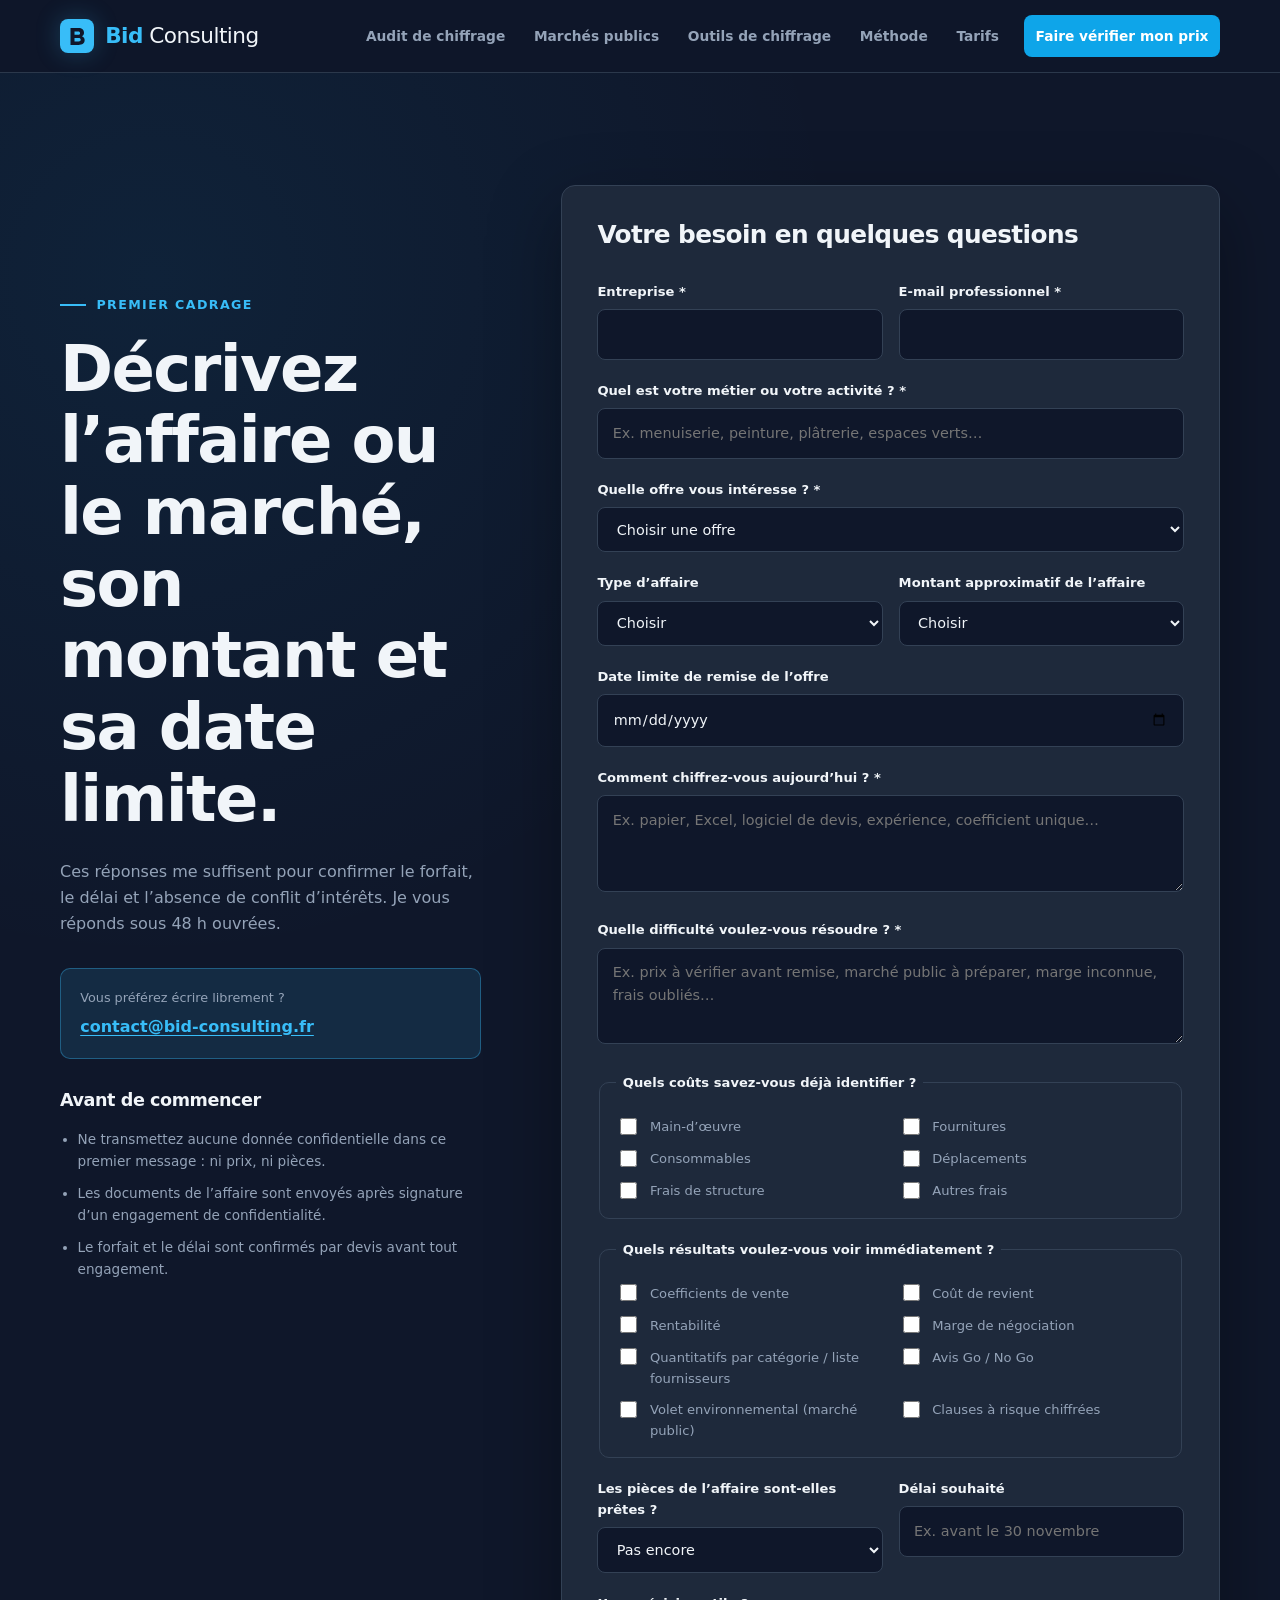
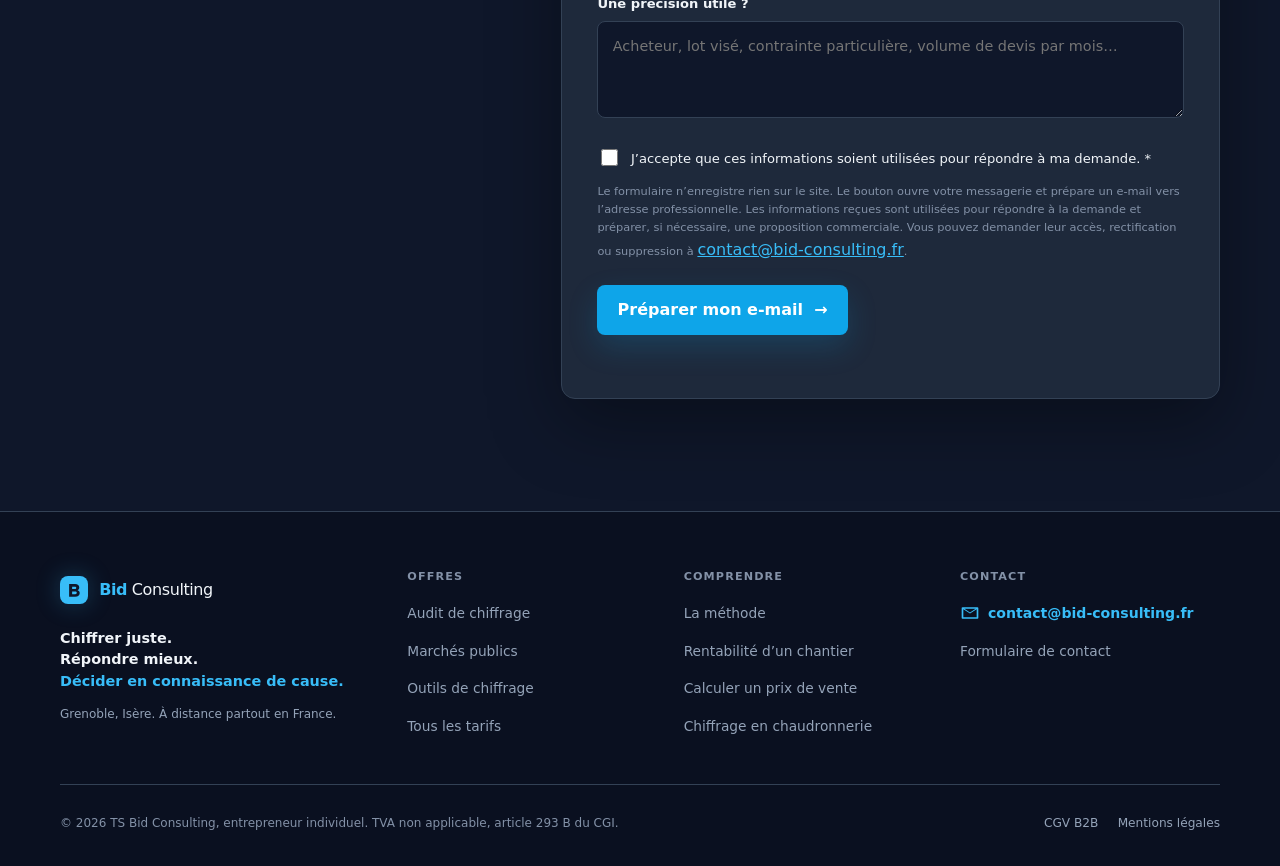
<file: contact.html>
<!doctype html>
<html lang="fr">
  <head>
    <meta charset="UTF-8" />
    <meta name="viewport" content="width=device-width, initial-scale=1" />
    <title>Contact et demande de devis | Bid Consulting</title>
    <meta name="description" content="Présentez votre affaire ou votre marché public : montant, date limite de remise et besoin. Réponse sous 48 h ouvrées, forfait confirmé par devis." />
    <meta name="robots" content="index, follow, max-image-preview:large, max-snippet:-1" />
    <link rel="canonical" href="https://www.bid-consulting.fr/contact.html" />
    <meta name="author" content="Bid Consulting" />
    <meta name="theme-color" content="#0f172a" />
    <link rel="icon" href="favicon.ico" sizes="48x48" />
    <link rel="icon" href="assets/img/favicon.svg" type="image/svg+xml" />
    <link rel="icon" href="assets/img/favicon-96.png" sizes="96x96" type="image/png" />
    <link rel="apple-touch-icon" href="assets/img/apple-touch-icon.png" />
    <link rel="manifest" href="site.webmanifest" />
    <link rel="stylesheet" href="assets/css/main.css" />
    <meta property="og:type" content="website" />
    <meta property="og:locale" content="fr_FR" />
    <meta property="og:site_name" content="Bid Consulting" />
    <meta property="og:title" content="Faire vérifier un prix ou préparer un marché public" />
    <meta property="og:description" content="Présentez votre affaire ou votre marché public : montant, date limite de remise et besoin. Réponse sous 48 h ouvrées, forfait confirmé par devis." />
    <meta property="og:url" content="https://www.bid-consulting.fr/contact.html" />
    <meta property="og:image" content="https://www.bid-consulting.fr/assets/img/og-bid-consulting.jpg" />
    <meta property="og:image:type" content="image/jpeg" />
    <meta property="og:image:width" content="1200" />
    <meta property="og:image:height" content="630" />
    <meta property="og:image:alt" content="Bid Consulting : audit de chiffrage, marchés publics et rentabilité pour TPE et PME" />
    <meta name="twitter:card" content="summary_large_image" />
    <meta name="twitter:title" content="Faire vérifier un prix ou préparer un marché public" />
    <meta name="twitter:description" content="Présentez votre affaire ou votre marché public : montant, date limite de remise et besoin. Réponse sous 48 h ouvrées, forfait confirmé par devis." />
    <meta name="twitter:image" content="https://www.bid-consulting.fr/assets/img/og-bid-consulting.jpg" />
    <meta name="twitter:image:alt" content="Bid Consulting : audit de chiffrage, marchés publics et rentabilité pour TPE et PME" />
    <script type="application/ld+json">
{
 "@context": "https://schema.org",
 "@graph": [
  {
   "@type": "ProfessionalService",
   "@id": "https://www.bid-consulting.fr/#entreprise",
   "name": "Bid Consulting",
   "alternateName": "TS Bid Consulting",
   "url": "https://www.bid-consulting.fr/",
   "logo": {
    "@type": "ImageObject",
    "url": "https://www.bid-consulting.fr/assets/img/logo-bid-consulting.png",
    "width": 512,
    "height": 512
   },
   "image": "https://www.bid-consulting.fr/assets/img/og-bid-consulting.jpg",
   "email": "contact@bid-consulting.fr",
   "identifier": "SIREN 107 430 423",
   "taxID": "107430423",
   "vatID": "FR51107430423",
   "address": {
    "@type": "PostalAddress",
    "streetAddress": "Place Robert Schuman",
    "postalCode": "38000",
    "addressLocality": "Grenoble",
    "addressRegion": "Auvergne-Rhône-Alpes",
    "addressCountry": "FR"
   },
   "areaServed": [
    {
     "@type": "City",
     "name": "Grenoble"
    },
    {
     "@type": "AdministrativeArea",
     "name": "Isère"
    },
    {
     "@type": "AdministrativeArea",
     "name": "Auvergne-Rhône-Alpes"
    },
    {
     "@type": "Country",
     "name": "France"
    }
   ],
   "description": "Audit de chiffrage avant remise d’offre, chiffrage externalisé, accompagnement des TPE et PME aux marchés publics et aux appels d’offres, analyse de rentabilité et outils de chiffrage.",
   "knowsAbout": [
    "Audit de chiffrage",
    "Vérification de devis",
    "Chiffrage de projets",
    "Analyse de rentabilité",
    "Marchés publics",
    "Appels d’offres",
    "Mémoire technique",
    "Groupement momentané d’entreprises",
    "Critère environnemental des marchés publics",
    "Coefficient de vente",
    "Outils de chiffrage Excel"
   ],
   "priceRange": "49 € - 1 490 € HT",
   "currenciesAccepted": "EUR",
   "paymentAccepted": "Virement bancaire"
  },
  {
   "@type": "WebSite",
   "@id": "https://www.bid-consulting.fr/#site",
   "url": "https://www.bid-consulting.fr/",
   "name": "Bid Consulting",
   "inLanguage": "fr-FR",
   "publisher": {
    "@id": "https://www.bid-consulting.fr/#entreprise"
   }
  },
  {
   "@type": "BreadcrumbList",
   "@id": "https://www.bid-consulting.fr/contact.html#fil",
   "itemListElement": [
    {
     "@type": "ListItem",
     "position": 1,
     "name": "Accueil",
     "item": "https://www.bid-consulting.fr/"
    },
    {
     "@type": "ListItem",
     "position": 2,
     "name": "Contact",
     "item": "https://www.bid-consulting.fr/contact.html"
    }
   ]
  },
  {
   "@type": "ContactPage",
   "@id": "https://www.bid-consulting.fr/contact.html#page",
   "url": "https://www.bid-consulting.fr/contact.html",
   "name": "Contact et demande de devis | Bid Consulting",
   "description": "Présentez votre affaire ou votre marché public : montant, date limite de remise et besoin. Réponse sous 48 h ouvrées, forfait confirmé par devis.",
   "inLanguage": "fr-FR",
   "isPartOf": {
    "@id": "https://www.bid-consulting.fr/#site"
   },
   "about": {
    "@id": "https://www.bid-consulting.fr/#entreprise"
   },
   "primaryImageOfPage": {
    "@type": "ImageObject",
    "url": "https://www.bid-consulting.fr/assets/img/og-bid-consulting.jpg"
   },
   "dateModified": "2026-11-01",
   "breadcrumb": {
    "@id": "https://www.bid-consulting.fr/contact.html#fil"
   }
  }
 ]
}
    </script>
    <script data-goatcounter="https://bid-consulting.goatcounter.com/count" async src="https://gc.zgo.at/count.js"></script>
    <script src="assets/js/main.js" defer></script>
    <script src="assets/js/contact.js" defer></script>
  </head>
  <body class="page-contact">
    <a class="skip-link" href="#contenu">Aller au contenu</a>
    <header class="topbar"><div class="conteneur topbar__inner"><a class="marque" href="./" aria-label="Bid Consulting, accueil"><svg class="marque__logo" viewBox="0 0 48 48" aria-hidden="true"><path d="M11 8h16c7 0 11 3.8 11 9.3 0 3.3-1.7 5.9-4.5 7.3 3.7 1.2 5.8 4.1 5.8 7.6C39.3 38.7 34.6 42 27 42H11V8Zm8 7v6.5h7.4c2.3 0 3.7-1.1 3.7-3.2 0-2.2-1.4-3.3-3.9-3.3H19Zm0 13.2V35h8.3c2.7 0 4.1-1.1 4.1-3.4 0-2.2-1.5-3.4-4.3-3.4H19Z"/></svg><span><strong>Bid</strong> Consulting</span></a><button class="nav-toggle" type="button" aria-expanded="false" aria-controls="navigation"><span class="sr-only">Ouvrir le menu</span><span></span><span></span><span></span></button><nav id="navigation" class="nav" aria-label="Navigation principale"><a class="nav__lien" href="audit-chiffrage.html">Audit de chiffrage</a><a class="nav__lien" href="marches-publics-tpe.html">Marchés publics</a><a class="nav__lien" href="outil-chiffrage-artisan.html">Outils de chiffrage</a><a class="nav__lien" href="approche.html">Méthode</a><a class="nav__lien" href="tarifs.html">Tarifs</a><a class="nav__lien nav__lien--cta" href="mailto:contact@bid-consulting.fr" data-goatcounter-click="nav-cta">Faire vérifier mon prix</a></nav></div></header>

    <main id="contenu" class="section contact-page">
      <div class="conteneur contact-page__grille">
        <section class="contact-page__intro" aria-labelledby="titre-contact">
          <p class="eyebrow"><span></span> Premier cadrage</p>
          <h1 id="titre-contact">Décrivez l’affaire ou le marché, son montant et sa date limite.</h1>
          <p>Ces réponses me suffisent pour confirmer le forfait, le délai et l’absence de conflit d’intérêts. Je vous réponds sous 48&nbsp;h ouvrées.</p>
          <div class="contact-direct"><p>Vous préférez écrire librement&nbsp;?</p><a href="mailto:contact@bid-consulting.fr" data-goatcounter-click="contact-email-direct">contact@bid-consulting.fr</a></div>
          <div class="contact-reperes"><h2>Avant de commencer</h2><ul><li>Ne transmettez aucune donnée confidentielle dans ce premier message : ni prix, ni pièces.</li><li>Les documents de l’affaire sont envoyés après signature d’un engagement de confidentialité.</li><li>Le forfait et le délai sont confirmés par devis avant tout engagement.</li></ul></div>
        </section>

        <section class="formulaire-carte" aria-labelledby="titre-formulaire">
          <h2 id="titre-formulaire">Votre besoin en quelques questions</h2>
          <form id="formulaire-contact" action="mailto:contact@bid-consulting.fr" method="post" enctype="text/plain">
            <div class="champ-double"><div class="champ"><label for="entreprise">Entreprise *</label><input id="entreprise" name="entreprise" autocomplete="organization" required /></div><div class="champ"><label for="email">E-mail professionnel *</label><input id="email" name="email" type="email" autocomplete="email" required /></div></div>
            <div class="champ"><label for="metier">Quel est votre métier ou votre activité&nbsp;? *</label><input id="metier" name="metier" required placeholder="Ex. menuiserie, peinture, plâtrerie, espaces verts…" /></div>
            <div class="champ"><label for="offre">Quelle offre vous intéresse&nbsp;? *</label><select id="offre" name="offre" required><option value="">Choisir une offre</option><optgroup label="Audit de chiffrage"><option value="audit-chiffrage-express">Audit de chiffrage Express (moins de 30 k€) : 190 € HT</option><option value="audit-chiffrage-standard">Audit de chiffrage Standard (30 à 150 k€) : 390 € HT</option><option value="chiffrage-externalise">Chiffrage externalisé d’un lot : 590 € HT</option><option value="carnet">Carnet de 5 audits de chiffrage Standard : 1 750 € HT</option></optgroup><optgroup label="Marchés publics"><option value="go-no-go">Go / No Go : 149 € HT</option><option value="pack-depot">Pack Dépôt : 790 € HT</option><option value="pack-complet">Pack Complet : 1 190 € HT</option><option value="pack-groupement">Pack Groupement : 1 490 € HT</option><option value="veille">Veille qualifiée : 69 € HT par mois</option></optgroup><optgroup label="Outils de chiffrage"><option value="excel-modele">Modèle standard : 49 € HT</option><option value="excel-base">Outil Base : 149 € HT</option><option value="excel-analyse">Outil Rentabilité : 249 € HT (recommandé)</option><option value="excel-bom">Outil Rentabilité + nomenclature : 349 € HT</option></optgroup><option value="conseil">Affaire de plus de 150 k€ ou besoin à préciser</option></select></div>
            <div class="champ-double"><div class="champ"><label for="type-marche">Type d’affaire</label><select id="type-marche" name="type_marche"><option value="Non précisé">Choisir</option><option value="Marché public">Marché public</option><option value="Marché privé ou devis client">Marché privé ou devis client</option><option value="Sans objet (outil de chiffrage)">Sans objet (outil de chiffrage)</option></select></div><div class="champ"><label for="montant">Montant approximatif de l’affaire</label><select id="montant" name="montant"><option value="Non précisé">Choisir</option><option value="Moins de 30 000 € HT">Moins de 30 000 € HT</option><option value="30 000 à 150 000 € HT">30 000 à 150 000 € HT</option><option value="Plus de 150 000 € HT">Plus de 150 000 € HT</option><option value="Pas encore chiffré">Pas encore chiffré</option></select></div></div><div class="champ"><label for="date-limite">Date limite de remise de l’offre</label><input id="date-limite" name="date_limite" type="date" /></div><div class="champ"><label for="outil-actuel">Comment chiffrez-vous aujourd’hui&nbsp;? *</label><textarea id="outil-actuel" name="outil_actuel" rows="3" required placeholder="Ex. papier, Excel, logiciel de devis, expérience, coefficient unique…"></textarea></div>
            <div class="champ"><label for="difficulte">Quelle difficulté voulez-vous résoudre&nbsp;? *</label><textarea id="difficulte" name="difficulte" rows="3" required placeholder="Ex. prix à vérifier avant remise, marché public à préparer, marge inconnue, frais oubliés…"></textarea></div>
            <fieldset><legend>Quels coûts savez-vous déjà identifier&nbsp;?</legend><div class="choix-grille"><label><input type="checkbox" name="couts" value="main-d'oeuvre" /> Main-d’œuvre</label><label><input type="checkbox" name="couts" value="fournitures" /> Fournitures</label><label><input type="checkbox" name="couts" value="consommables" /> Consommables</label><label><input type="checkbox" name="couts" value="deplacements" /> Déplacements</label><label><input type="checkbox" name="couts" value="structure" /> Frais de structure</label><label><input type="checkbox" name="couts" value="autres" /> Autres frais</label></div></fieldset>
            <fieldset><legend>Quels résultats voulez-vous voir immédiatement&nbsp;?</legend><div class="choix-grille"><label><input type="checkbox" name="resultats" value="coefficients" /> Coefficients de vente</label><label><input type="checkbox" name="resultats" value="cout-revient" /> Coût de revient</label><label><input type="checkbox" name="resultats" value="rentabilite" /> Rentabilité</label><label><input type="checkbox" name="resultats" value="negociation" /> Marge de négociation</label><label><input type="checkbox" name="resultats" value="bom" /> Quantitatifs par catégorie / liste fournisseurs</label><label><input type="checkbox" name="resultats" value="avis-go-no-go" /> Avis Go / No Go</label><label><input type="checkbox" name="resultats" value="environnement" /> Volet environnemental (marché public)</label><label><input type="checkbox" name="resultats" value="clauses" /> Clauses à risque chiffrées</label></div></fieldset>
            <div class="champ-double"><div class="champ"><label for="exemple">Les pièces de l’affaire sont-elles prêtes&nbsp;?</label><select id="exemple" name="exemple"><option value="non">Pas encore</option><option value="oui">Oui, à transmettre après signature de la confidentialité</option></select></div><div class="champ"><label for="delai">Délai souhaité</label><input id="delai" name="delai" placeholder="Ex. avant le 30 novembre" /></div></div>
            <div class="champ"><label for="precision">Une précision utile&nbsp;?</label><textarea id="precision" name="precision" rows="3" placeholder="Acheteur, lot visé, contrainte particulière, volume de devis par mois…"></textarea></div>
            <label class="consentement"><input id="accord" type="checkbox" required /> J’accepte que ces informations soient utilisées pour répondre à ma demande. *</label>
            <p class="notice-donnees">Le formulaire n’enregistre rien sur le site. Le bouton ouvre votre messagerie et prépare un e-mail vers l’adresse professionnelle. Les informations reçues sont utilisées pour répondre à la demande et préparer, si nécessaire, une proposition commerciale. Vous pouvez demander leur accès, rectification ou suppression à <a href="mailto:contact@bid-consulting.fr">contact@bid-consulting.fr</a>.</p>
            <button class="btn btn--primaire" type="submit" data-goatcounter-click="conversion-formulaire-contact">Préparer mon e-mail <span>→</span></button>
            <p id="statut-formulaire" class="statut-formulaire" role="status" aria-live="polite"></p>
          </form>
        </section>
      </div>
    </main>

    <footer class="pied"><div class="conteneur"><div class="pied__grille"><div class="pied__marque"><a class="marque marque--footer" href="./"><svg class="marque__logo" viewBox="0 0 48 48" aria-hidden="true"><path d="M11 8h16c7 0 11 3.8 11 9.3 0 3.3-1.7 5.9-4.5 7.3 3.7 1.2 5.8 4.1 5.8 7.6C39.3 38.7 34.6 42 27 42H11V8Zm8 7v6.5h7.4c2.3 0 3.7-1.1 3.7-3.2 0-2.2-1.4-3.3-3.9-3.3H19Zm0 13.2V35h8.3c2.7 0 4.1-1.1 4.1-3.4 0-2.2-1.5-3.4-4.3-3.4H19Z"/></svg><span><strong>Bid</strong> Consulting</span></a><p class="pied__devise">Chiffrer juste.<br />Répondre mieux.<br /><span>Décider en connaissance de cause.</span></p><p>Grenoble, Isère. À distance partout en France.</p></div><nav class="pied__col" aria-label="Offres"><p class="pied__titre">Offres</p><a href="audit-chiffrage.html">Audit de chiffrage</a><a href="marches-publics-tpe.html">Marchés publics</a><a href="outil-chiffrage-artisan.html">Outils de chiffrage</a><a href="tarifs.html">Tous les tarifs</a></nav><nav class="pied__col" aria-label="Comprendre"><p class="pied__titre">Comprendre</p><a href="approche.html">La méthode</a><a href="analyse-rentabilite-chantier.html">Rentabilité d’un chantier</a><a href="calcul-prix-vente-artisan.html">Calculer un prix de vente</a><a href="chiffrage-chaudronnerie.html">Chiffrage en chaudronnerie</a></nav><div class="pied__col"><p class="pied__titre">Contact</p><a class="pied__email" href="mailto:contact@bid-consulting.fr"><svg viewBox="0 0 24 24" aria-hidden="true"><path d="M3 5h18a1 1 0 0 1 1 1v12a1 1 0 0 1-1 1H3a1 1 0 0 1-1-1V6a1 1 0 0 1 1-1Zm1 2.4V17h16V7.4l-8 5.3-8-5.3ZM5.2 7 12 11.5 18.8 7H5.2Z"/></svg>contact@bid-consulting.fr</a><a href="contact.html">Formulaire de contact</a></div></div><div class="pied__bas"><p>© <span id="annee">2026</span> TS Bid Consulting, entrepreneur individuel. TVA non applicable, article 293 B du CGI.</p><nav aria-label="Informations légales"><a href="documents/CGV_B2B_Bid_Consulting.pdf" target="_blank" rel="noopener">CGV B2B</a><a href="mentions-legales.html">Mentions légales</a></nav></div></div></footer>
  </body>
</html>
</file>
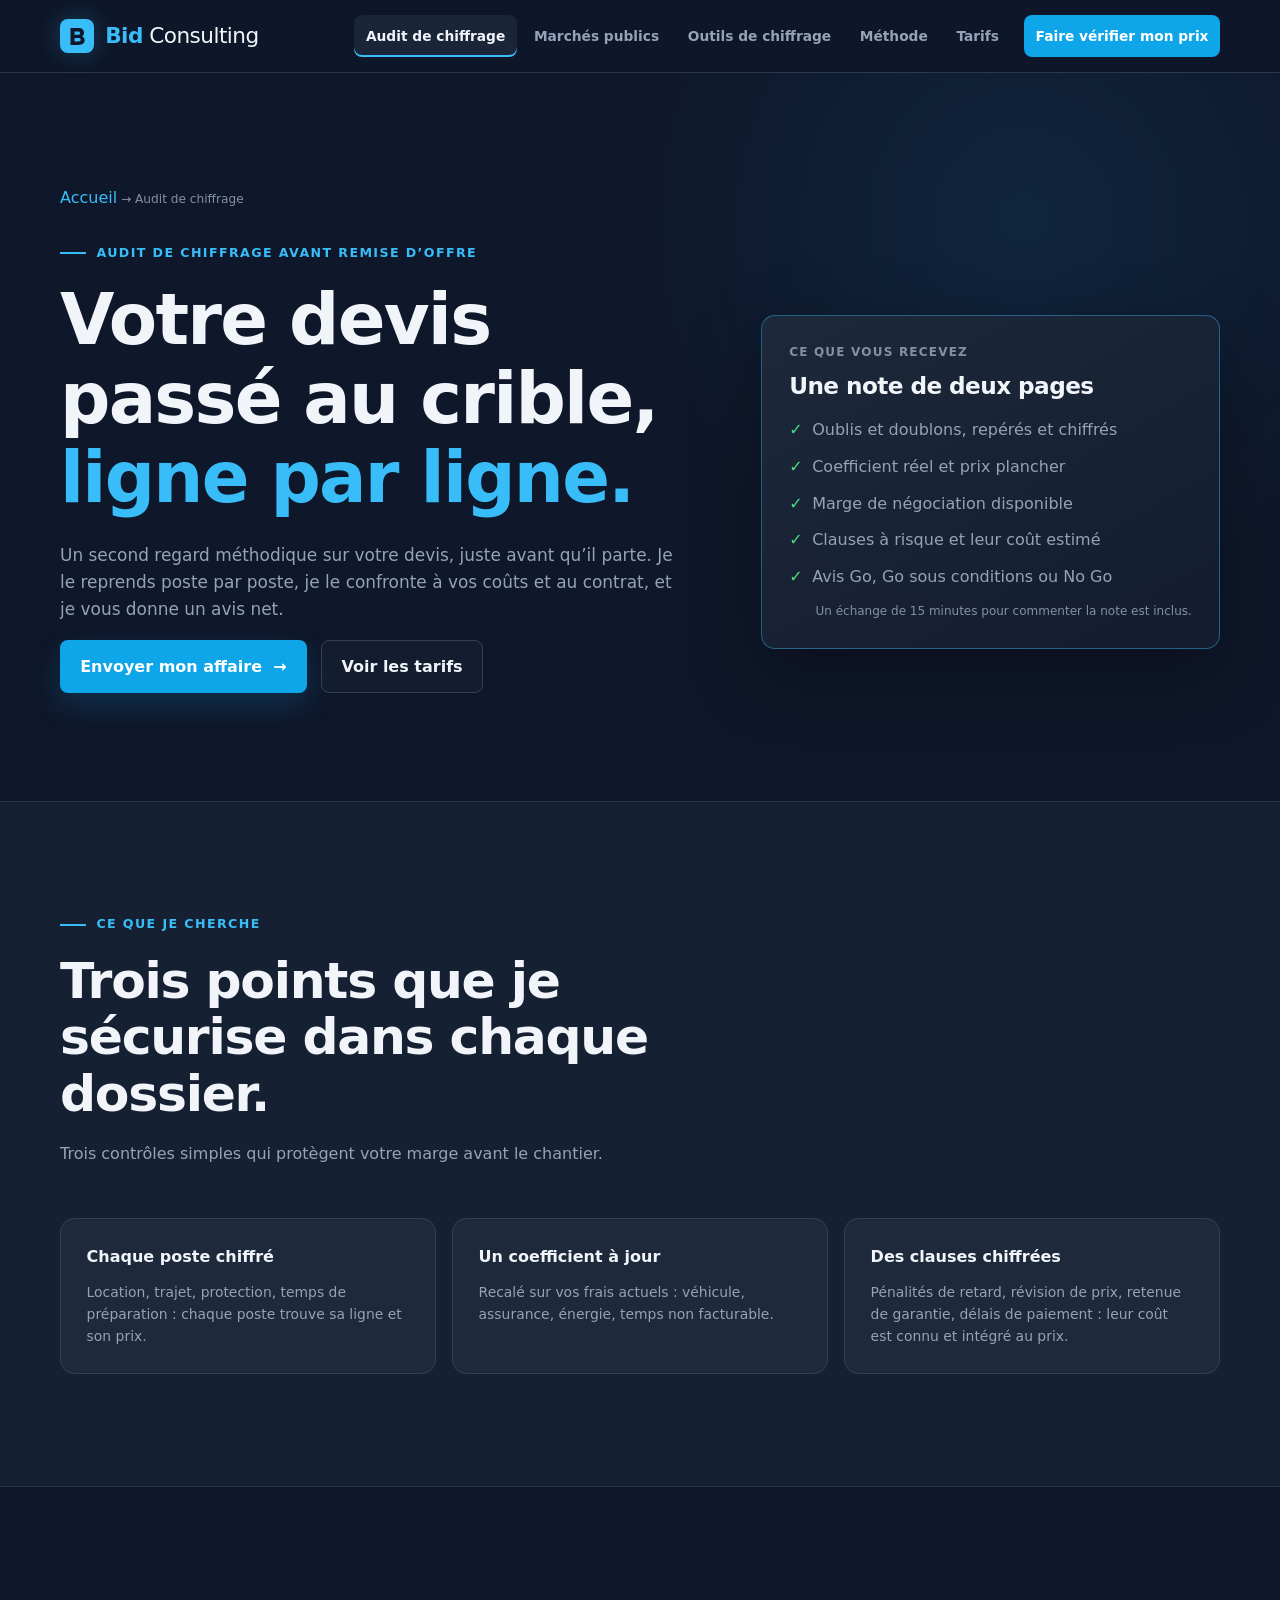
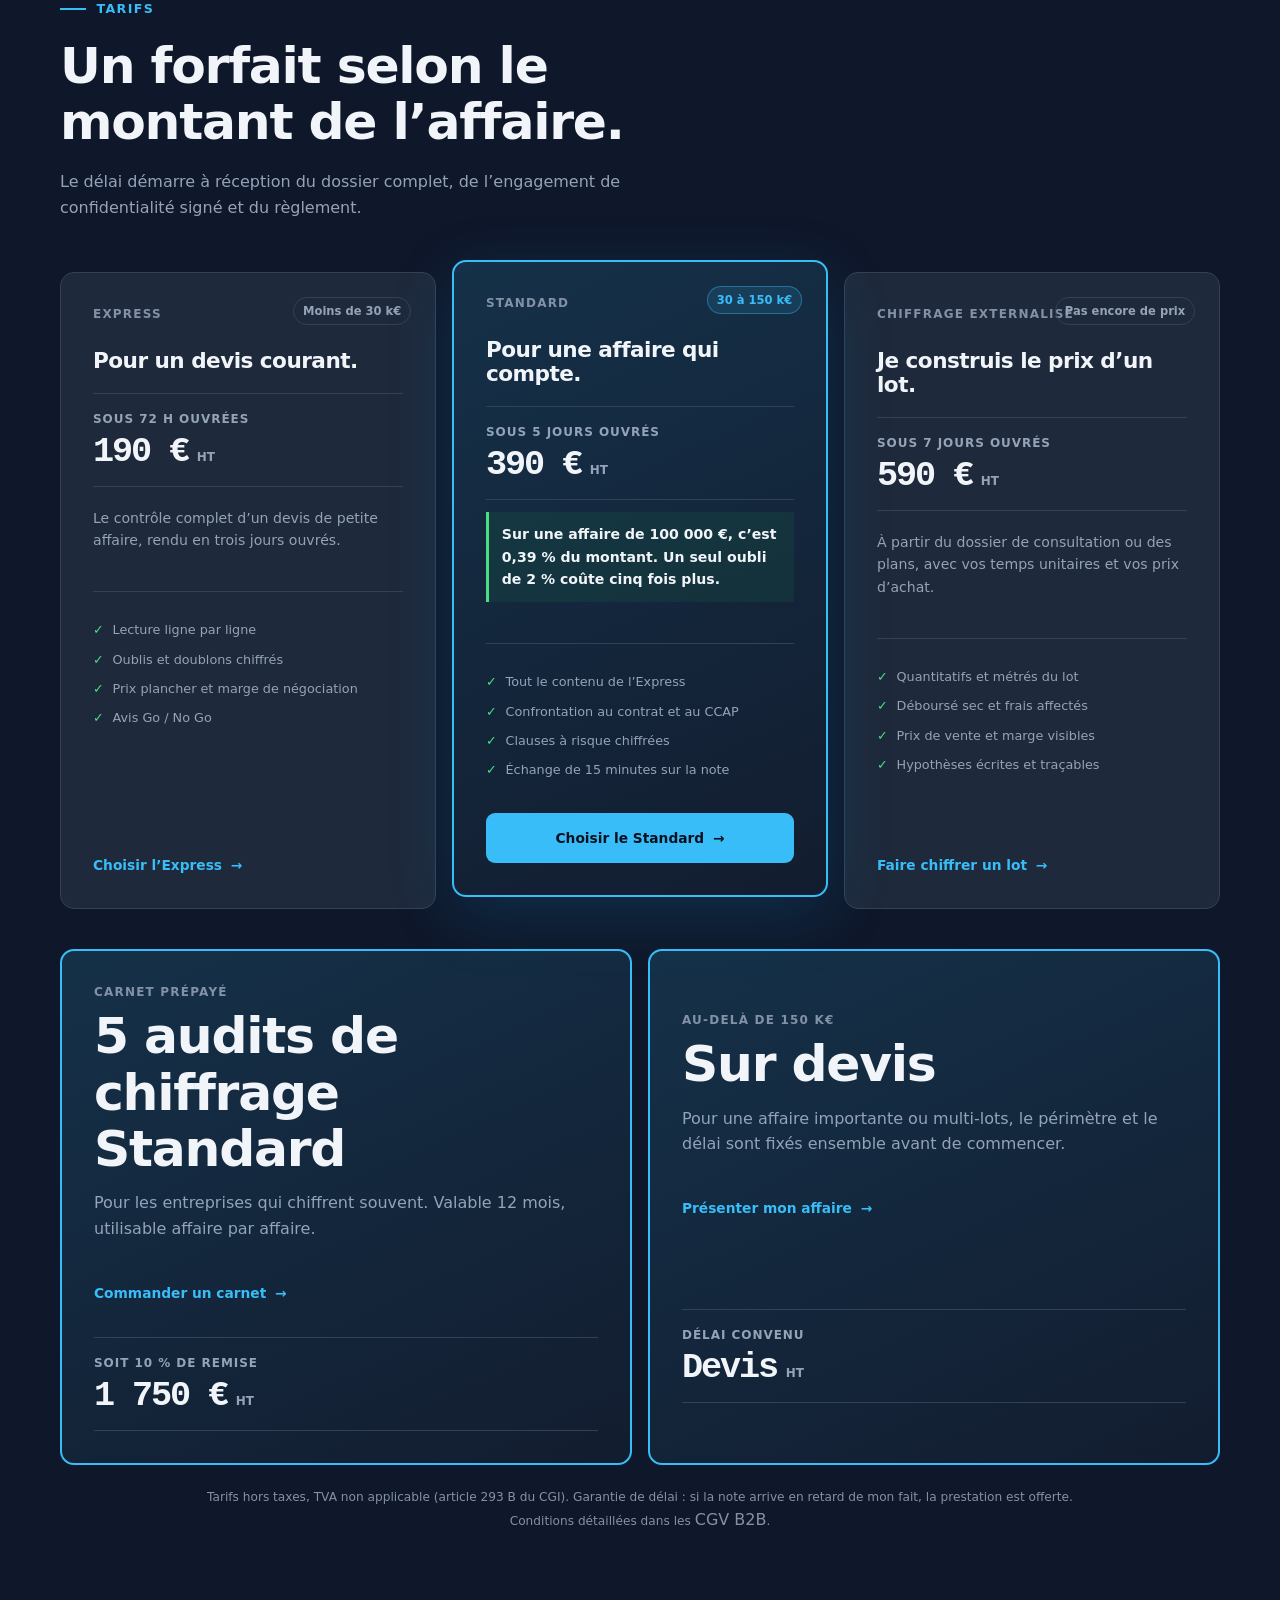
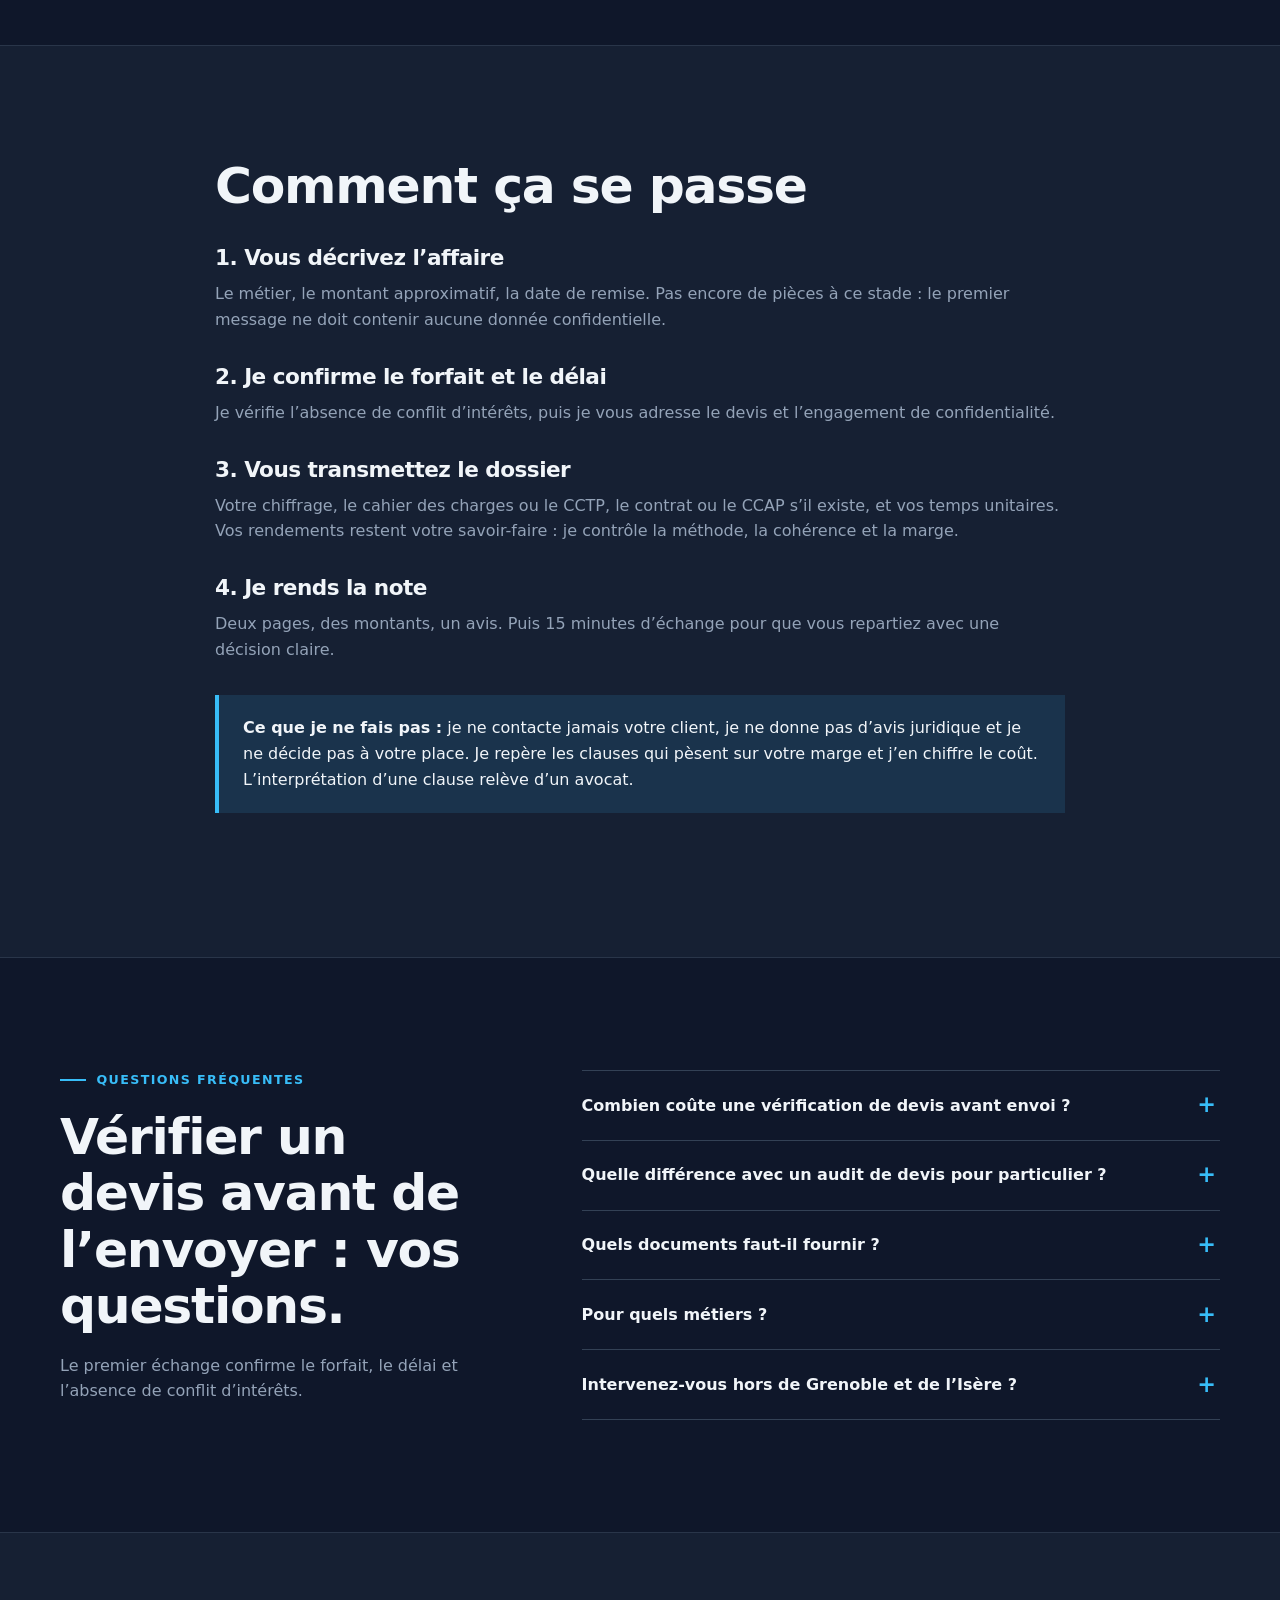
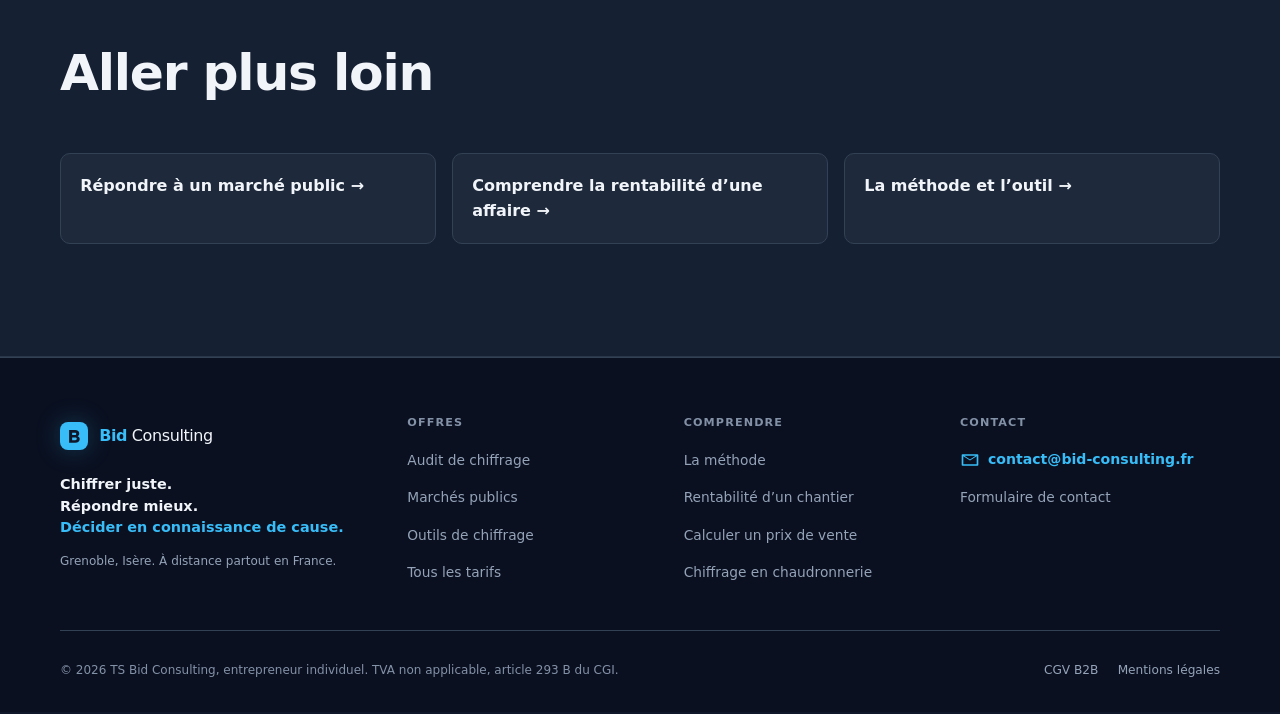
<file: contre-chiffrage.html>
<!doctype html>
<html lang="fr">
  <head>
    <meta charset="UTF-8" />
    <meta name="viewport" content="width=device-width, initial-scale=1" />
    <meta name="robots" content="noindex, follow" />
    <meta name="theme-color" content="#0f172a" />
    <meta http-equiv="refresh" content="0; url=audit-chiffrage.html" />
    <link rel="canonical" href="https://www.bid-consulting.fr/audit-chiffrage.html" />
    <title>Page déplacée | Bid Consulting</title>
    <link rel="icon" href="assets/img/favicon.svg" type="image/svg+xml" />
    <link rel="stylesheet" href="assets/css/main.css" />
  </head>
  <body class="page-erreur">
    <main class="erreur-404">
      <div class="conteneur erreur-404__contenu">
        <p class="eyebrow"><span></span> Page déplacée</p>
        <h1>Cette offre s’appelle désormais l’audit de chiffrage.</h1>
        <p>Vous allez être redirigé vers la nouvelle page.</p>
        <div class="hero__actions"><a class="btn btn--primaire" href="audit-chiffrage.html">Voir l’audit de chiffrage</a></div>
      </div>
    </main>
  </body>
</html>
</file>
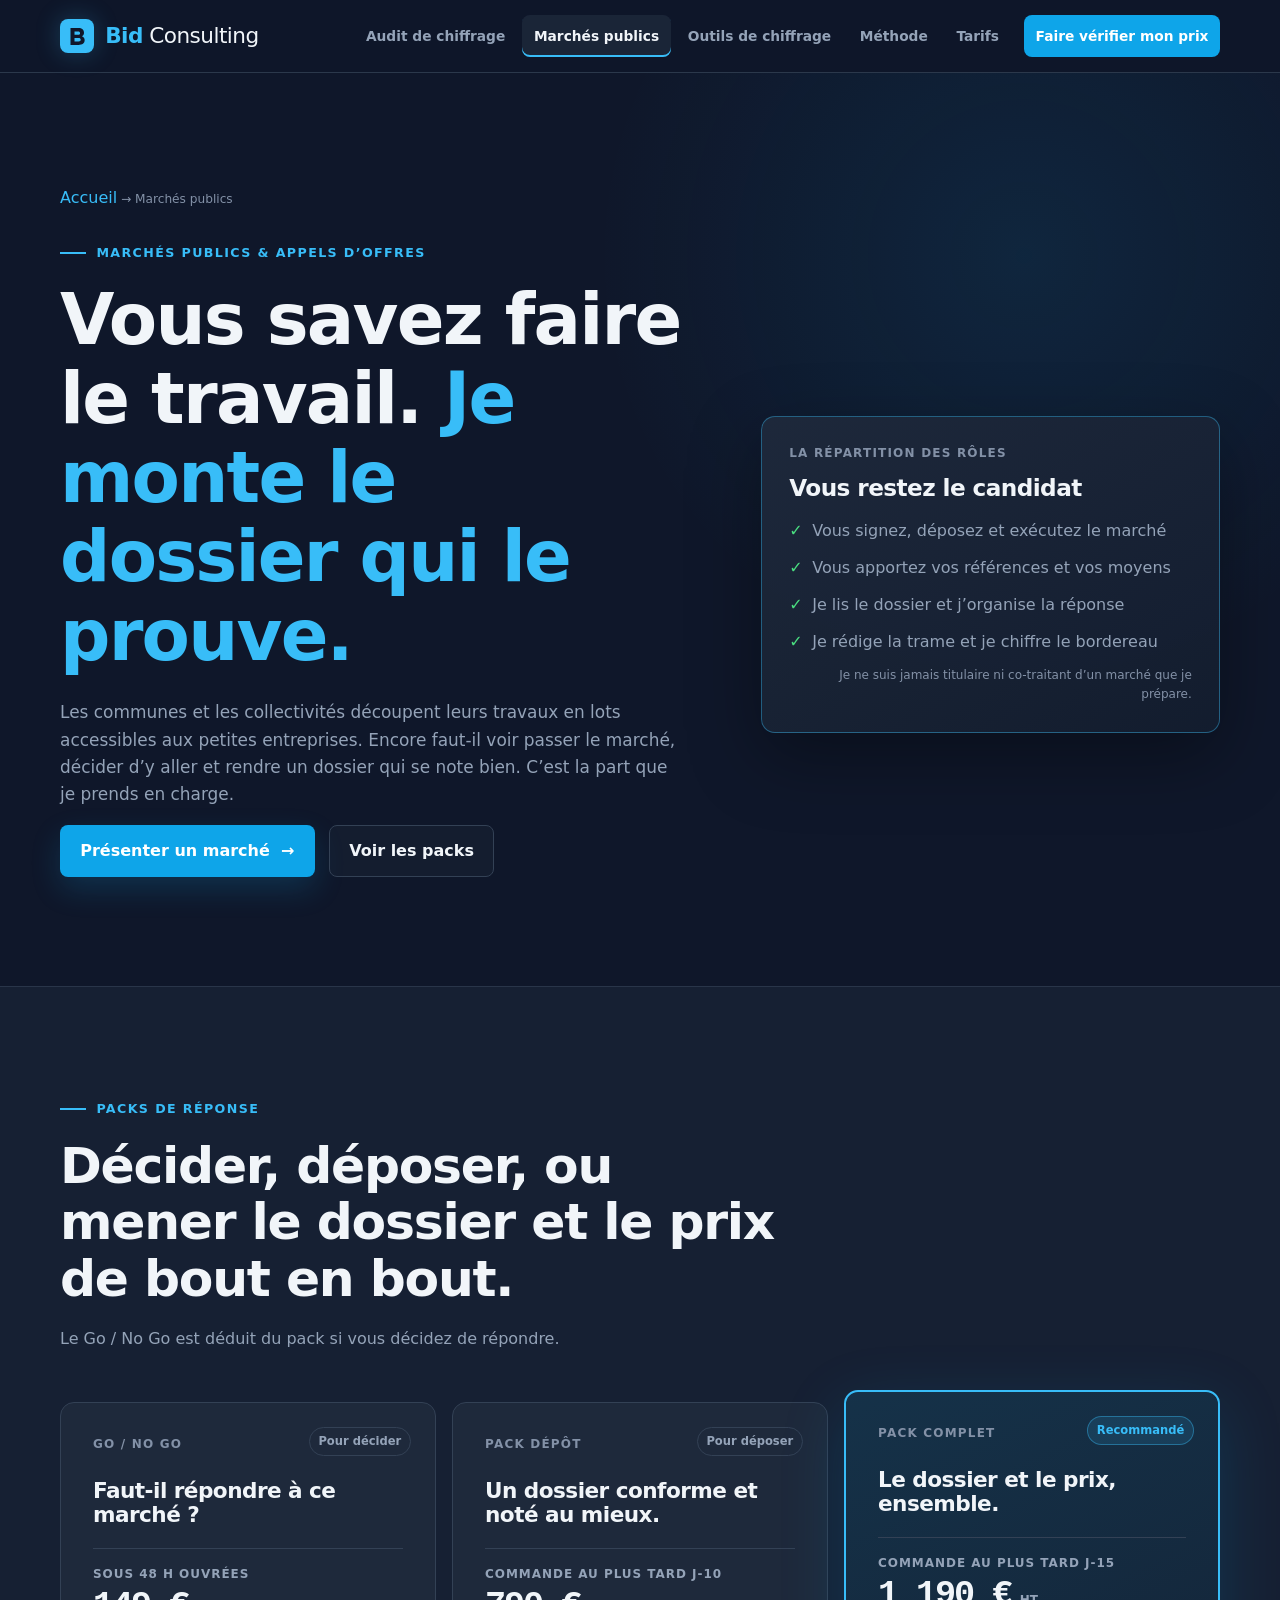
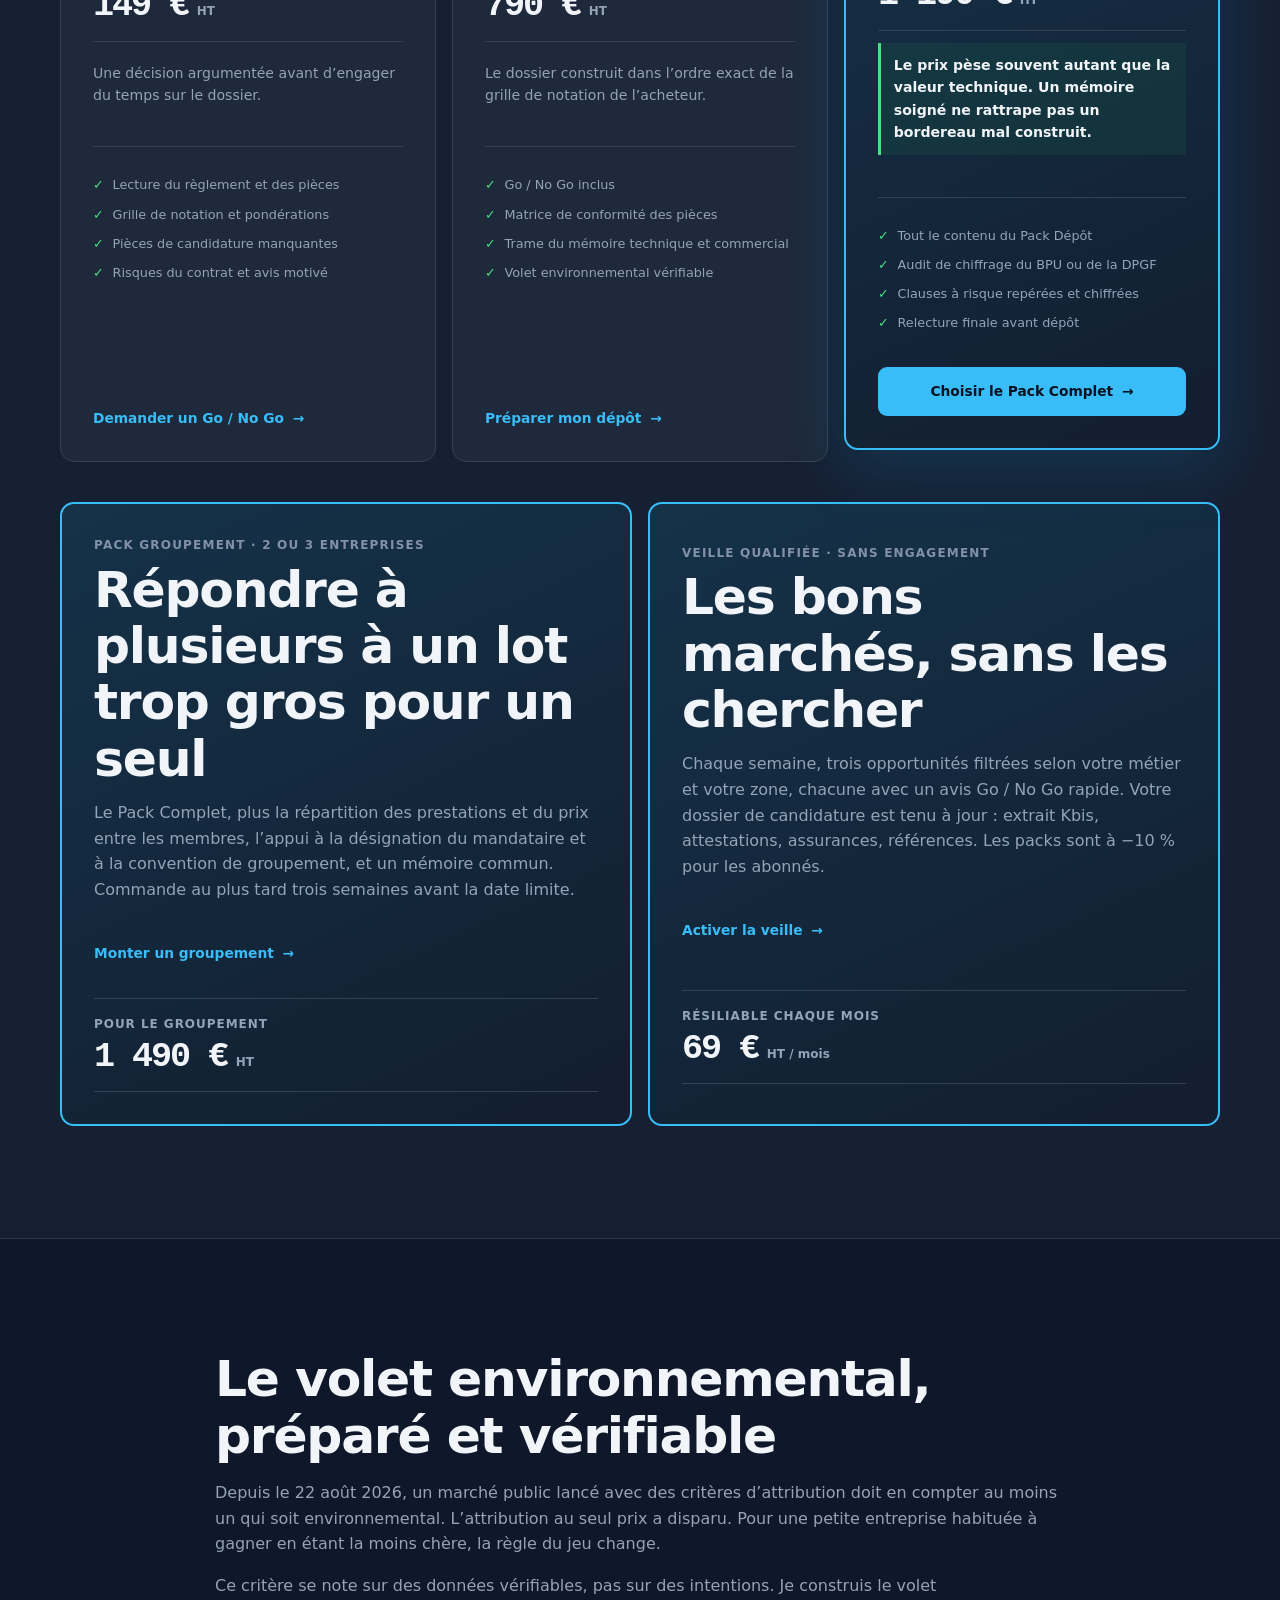
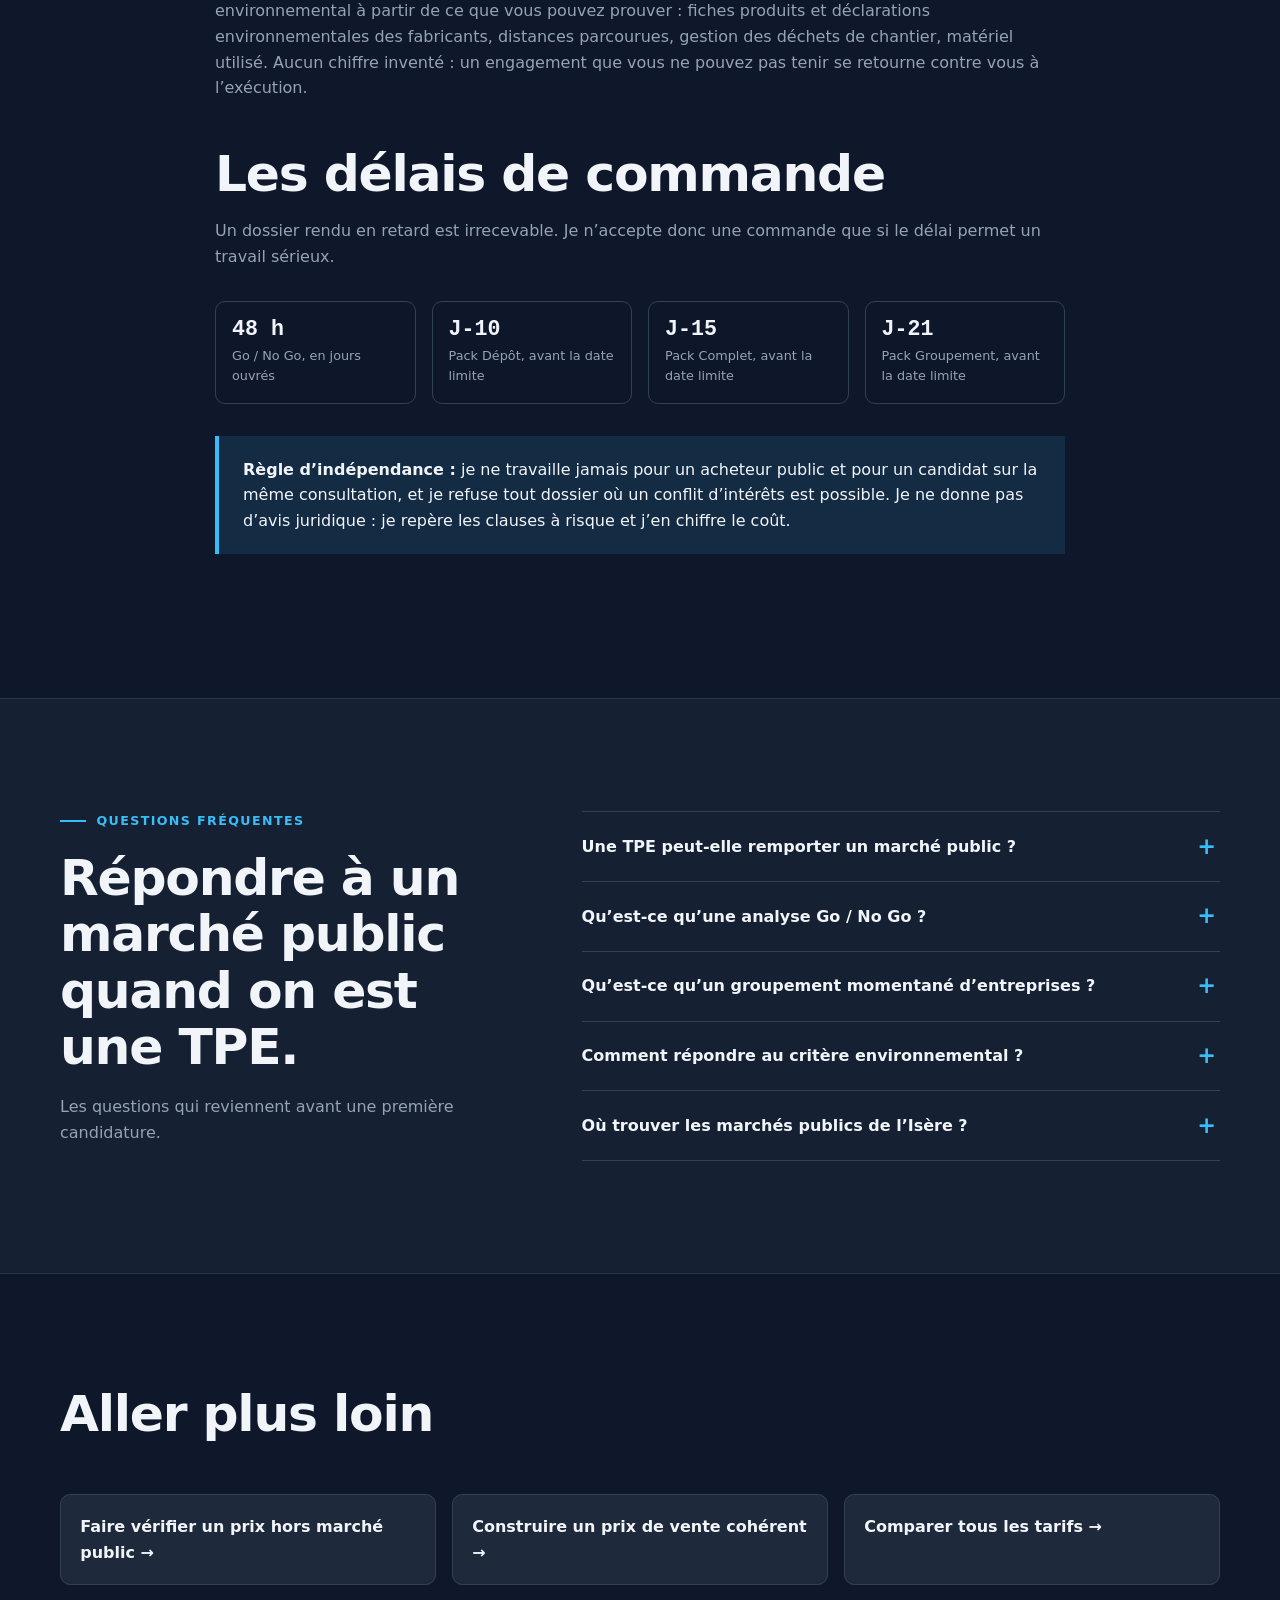
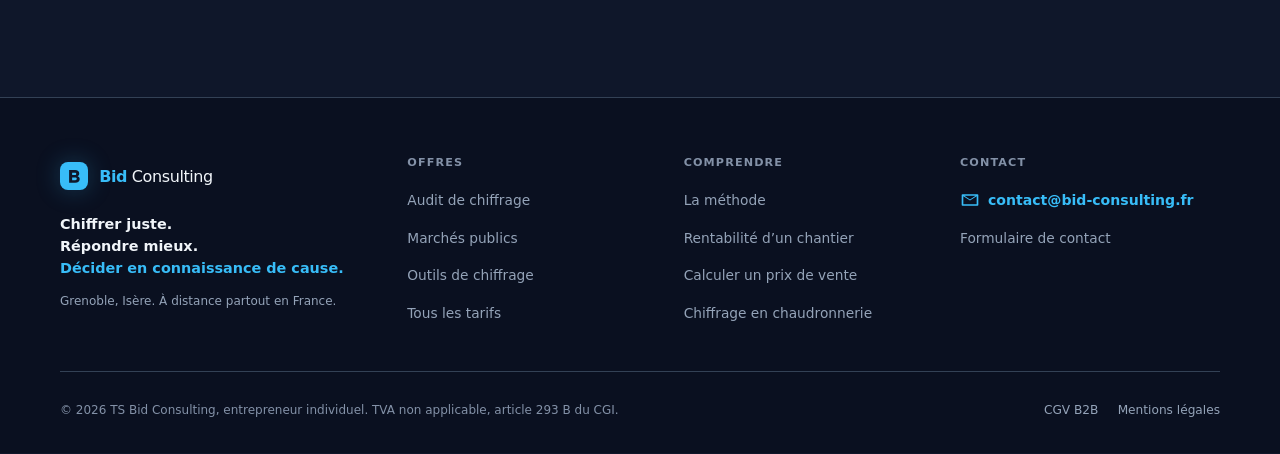
<file: marches-publics-tpe.html>
<!doctype html>
<html lang="fr"><head>
    <meta charset="UTF-8" />
    <meta name="viewport" content="width=device-width, initial-scale=1" />
    <title>Aide aux marchés publics pour TPE et PME | Bid Consulting</title>
    <meta name="description" content="Go / No Go, mémoire technique, volet environnemental, chiffrage du bordereau et groupement : je monte votre dossier de marché public. Dès 149 € HT." />
    <meta name="robots" content="index, follow, max-image-preview:large, max-snippet:-1" />
    <link rel="canonical" href="https://www.bid-consulting.fr/marches-publics-tpe.html" />
    <meta name="author" content="Bid Consulting" />
    <meta name="theme-color" content="#0f172a" />
    <link rel="icon" href="favicon.ico" sizes="48x48" />
    <link rel="icon" href="assets/img/favicon.svg" type="image/svg+xml" />
    <link rel="icon" href="assets/img/favicon-96.png" sizes="96x96" type="image/png" />
    <link rel="apple-touch-icon" href="assets/img/apple-touch-icon.png" />
    <link rel="manifest" href="site.webmanifest" />
    <link rel="stylesheet" href="assets/css/main.css" />
    <meta property="og:type" content="website" />
    <meta property="og:locale" content="fr_FR" />
    <meta property="og:site_name" content="Bid Consulting" />
    <meta property="og:title" content="Marchés publics : vous savez faire le travail, je monte le dossier" />
    <meta property="og:description" content="Go / No Go, mémoire technique, volet environnemental, chiffrage du bordereau et groupement : je monte votre dossier de marché public. Dès 149 € HT." />
    <meta property="og:url" content="https://www.bid-consulting.fr/marches-publics-tpe.html" />
    <meta property="og:image" content="https://www.bid-consulting.fr/assets/img/og-bid-consulting.jpg" />
    <meta property="og:image:type" content="image/jpeg" />
    <meta property="og:image:width" content="1200" />
    <meta property="og:image:height" content="630" />
    <meta property="og:image:alt" content="Bid Consulting : audit de chiffrage, marchés publics et rentabilité pour TPE et PME" />
    <meta name="twitter:card" content="summary_large_image" />
    <meta name="twitter:title" content="Marchés publics : vous savez faire le travail, je monte le dossier" />
    <meta name="twitter:description" content="Go / No Go, mémoire technique, volet environnemental, chiffrage du bordereau et groupement : je monte votre dossier de marché public. Dès 149 € HT." />
    <meta name="twitter:image" content="https://www.bid-consulting.fr/assets/img/og-bid-consulting.jpg" />
    <meta name="twitter:image:alt" content="Bid Consulting : audit de chiffrage, marchés publics et rentabilité pour TPE et PME" />
    <script type="application/ld+json">
{
 "@context": "https://schema.org",
 "@graph": [
  {
   "@type": "ProfessionalService",
   "@id": "https://www.bid-consulting.fr/#entreprise",
   "name": "Bid Consulting",
   "alternateName": "TS Bid Consulting",
   "url": "https://www.bid-consulting.fr/",
   "logo": {
    "@type": "ImageObject",
    "url": "https://www.bid-consulting.fr/assets/img/logo-bid-consulting.png",
    "width": 512,
    "height": 512
   },
   "image": "https://www.bid-consulting.fr/assets/img/og-bid-consulting.jpg",
   "email": "contact@bid-consulting.fr",
   "identifier": "SIREN 107 430 423",
   "taxID": "107430423",
   "vatID": "FR51107430423",
   "address": {
    "@type": "PostalAddress",
    "streetAddress": "Place Robert Schuman",
    "postalCode": "38000",
    "addressLocality": "Grenoble",
    "addressRegion": "Auvergne-Rhône-Alpes",
    "addressCountry": "FR"
   },
   "areaServed": [
    {
     "@type": "City",
     "name": "Grenoble"
    },
    {
     "@type": "AdministrativeArea",
     "name": "Isère"
    },
    {
     "@type": "AdministrativeArea",
     "name": "Auvergne-Rhône-Alpes"
    },
    {
     "@type": "Country",
     "name": "France"
    }
   ],
   "description": "Audit de chiffrage avant remise d’offre, chiffrage externalisé, accompagnement des TPE et PME aux marchés publics et aux appels d’offres, analyse de rentabilité et outils de chiffrage.",
   "knowsAbout": [
    "Audit de chiffrage",
    "Vérification de devis",
    "Chiffrage de projets",
    "Analyse de rentabilité",
    "Marchés publics",
    "Appels d’offres",
    "Mémoire technique",
    "Groupement momentané d’entreprises",
    "Critère environnemental des marchés publics",
    "Coefficient de vente",
    "Outils de chiffrage Excel"
   ],
   "priceRange": "49 € - 1 490 € HT",
   "currenciesAccepted": "EUR",
   "paymentAccepted": "Virement bancaire"
  },
  {
   "@type": "WebSite",
   "@id": "https://www.bid-consulting.fr/#site",
   "url": "https://www.bid-consulting.fr/",
   "name": "Bid Consulting",
   "inLanguage": "fr-FR",
   "publisher": {
    "@id": "https://www.bid-consulting.fr/#entreprise"
   }
  },
  {
   "@type": "BreadcrumbList",
   "@id": "https://www.bid-consulting.fr/marches-publics-tpe.html#fil",
   "itemListElement": [
    {
     "@type": "ListItem",
     "position": 1,
     "name": "Accueil",
     "item": "https://www.bid-consulting.fr/"
    },
    {
     "@type": "ListItem",
     "position": 2,
     "name": "Marchés publics",
     "item": "https://www.bid-consulting.fr/marches-publics-tpe.html"
    }
   ]
  },
  {
   "@type": "WebPage",
   "@id": "https://www.bid-consulting.fr/marches-publics-tpe.html#page",
   "url": "https://www.bid-consulting.fr/marches-publics-tpe.html",
   "name": "Aide aux marchés publics pour TPE et PME | Bid Consulting",
   "description": "Go / No Go, mémoire technique, volet environnemental, chiffrage du bordereau et groupement : je monte votre dossier de marché public. Dès 149 € HT.",
   "inLanguage": "fr-FR",
   "isPartOf": {
    "@id": "https://www.bid-consulting.fr/#site"
   },
   "about": {
    "@id": "https://www.bid-consulting.fr/#entreprise"
   },
   "primaryImageOfPage": {
    "@type": "ImageObject",
    "url": "https://www.bid-consulting.fr/assets/img/og-bid-consulting.jpg"
   },
   "dateModified": "2026-11-01",
   "breadcrumb": {
    "@id": "https://www.bid-consulting.fr/marches-publics-tpe.html#fil"
   }
  },
  {
   "@type": "Service",
   "@id": "https://www.bid-consulting.fr/marches-publics-tpe.html#service",
   "name": "Accompagnement aux marchés publics pour TPE et PME",
   "serviceType": "Assistance à la réponse aux appels d’offres",
   "description": "Analyse du DCE, décision Go / No Go, mémoire technique et commercial, volet environnemental, audit de chiffrage du bordereau de prix, groupement et veille qualifiée.",
   "provider": {
    "@id": "https://www.bid-consulting.fr/#entreprise"
   },
   "areaServed": [
    {
     "@type": "City",
     "name": "Grenoble"
    },
    {
     "@type": "AdministrativeArea",
     "name": "Isère"
    },
    {
     "@type": "AdministrativeArea",
     "name": "Auvergne-Rhône-Alpes"
    },
    {
     "@type": "Country",
     "name": "France"
    }
   ],
   "url": "https://www.bid-consulting.fr/marches-publics-tpe.html",
   "audience": {
    "@type": "BusinessAudience",
    "name": "TPE et PME"
   },
   "offers": [
    {
     "@type": "Offer",
     "name": "Go / No Go marché public",
     "price": "149",
     "priceCurrency": "EUR",
     "url": "https://www.bid-consulting.fr/marches-publics-tpe.html",
     "availability": "https://schema.org/InStock",
     "priceSpecification": {
      "@type": "UnitPriceSpecification",
      "price": 149,
      "priceCurrency": "EUR",
      "valueAddedTaxIncluded": false
     },
     "description": "Analyse du DCE et décision sous 48 heures ouvrées"
    },
    {
     "@type": "Offer",
     "name": "Pack Dépôt",
     "price": "790",
     "priceCurrency": "EUR",
     "url": "https://www.bid-consulting.fr/marches-publics-tpe.html",
     "availability": "https://schema.org/InStock",
     "priceSpecification": {
      "@type": "UnitPriceSpecification",
      "price": 790,
      "priceCurrency": "EUR",
      "valueAddedTaxIncluded": false
     },
     "description": "Matrice de conformité, mémoire technique et commercial, volet environnemental"
    },
    {
     "@type": "Offer",
     "name": "Pack Complet",
     "price": "1190",
     "priceCurrency": "EUR",
     "url": "https://www.bid-consulting.fr/marches-publics-tpe.html",
     "availability": "https://schema.org/InStock",
     "priceSpecification": {
      "@type": "UnitPriceSpecification",
      "price": 1190,
      "priceCurrency": "EUR",
      "valueAddedTaxIncluded": false
     },
     "description": "Pack Dépôt, audit de chiffrage du bordereau de prix et relecture finale"
    },
    {
     "@type": "Offer",
     "name": "Pack Groupement",
     "price": "1490",
     "priceCurrency": "EUR",
     "url": "https://www.bid-consulting.fr/marches-publics-tpe.html",
     "availability": "https://schema.org/InStock",
     "priceSpecification": {
      "@type": "UnitPriceSpecification",
      "price": 1490,
      "priceCurrency": "EUR",
      "valueAddedTaxIncluded": false
     },
     "description": "Réponse en groupement de 2 ou 3 entreprises"
    },
    {
     "@type": "Offer",
     "name": "Veille qualifiée",
     "price": "69",
     "priceCurrency": "EUR",
     "url": "https://www.bid-consulting.fr/marches-publics-tpe.html",
     "availability": "https://schema.org/InStock",
     "priceSpecification": {
      "@type": "UnitPriceSpecification",
      "price": 69,
      "priceCurrency": "EUR",
      "valueAddedTaxIncluded": false,
      "unitText": "MON"
     },
     "description": "Sélection hebdomadaire de marchés publics, sans engagement"
    }
   ]
  },
  {
   "@type": "FAQPage",
   "@id": "https://www.bid-consulting.fr/marches-publics-tpe.html#faq",
   "mainEntity": [
    {
     "@type": "Question",
     "name": "Une TPE peut-elle remporter un marché public ?",
     "acceptedAnswer": {
      "@type": "Answer",
      "text": "Oui. Le code de la commande publique pose en principe le découpage des marchés en lots, et les procédures adaptées des communes et des intercommunalités sont à la portée des petites entreprises. Le dossier doit être complet et répondre point par point à la grille de notation."
     }
    },
    {
     "@type": "Question",
     "name": "Qu’est-ce qu’une analyse Go / No Go ?",
     "acceptedAnswer": {
      "@type": "Answer",
      "text": "Une décision structurée avant d’engager du temps : lecture du règlement de consultation, poids de chaque critère, pièces exigées, risques du contrat et chances réelles au regard de vos références et de vos moyens."
     }
    },
    {
     "@type": "Question",
     "name": "Qu’est-ce qu’un groupement momentané d’entreprises ?",
     "acceptedAnswer": {
      "@type": "Answer",
      "text": "Plusieurs entreprises répondent ensemble à un même marché. L’une d’elles, le mandataire, représente le groupement auprès de l’acheteur. Le groupement peut être conjoint, chaque membre s’engageant sur sa part, ou solidaire, chaque membre s’engageant sur la totalité."
     }
    },
    {
     "@type": "Question",
     "name": "Comment répondre au critère environnemental ?",
     "acceptedAnswer": {
      "@type": "Answer",
      "text": "Avec des données vérifiables liées à l’objet du marché : fiches produits et déclarations environnementales des fabricants, distances parcourues, tri et évacuation des déchets, matériel utilisé. Un engagement qui ne peut pas être prouvé à l’exécution pénalise l’entreprise."
     }
    },
    {
     "@type": "Question",
     "name": "Où trouver les marchés publics de l’Isère ?",
     "acceptedAnswer": {
      "@type": "Answer",
      "text": "Sur le BOAMP pour les avis publiés et sur les profils d’acheteur des collectivités. La veille qualifiée fait ce tri chaque semaine selon votre métier et votre zone."
     }
    }
   ]
  }
 ]
}
    </script>
    <script data-goatcounter="https://bid-consulting.goatcounter.com/count" async src="https://gc.zgo.at/count.js"></script>
    <script src="assets/js/main.js" defer></script>
  </head>
<body class="page-service"><a class="skip-link" href="#contenu">Aller au contenu</a><header class="topbar"><div class="conteneur topbar__inner"><a class="marque" href="./" aria-label="Bid Consulting, accueil"><svg class="marque__logo" viewBox="0 0 48 48" aria-hidden="true"><path d="M11 8h16c7 0 11 3.8 11 9.3 0 3.3-1.7 5.9-4.5 7.3 3.7 1.2 5.8 4.1 5.8 7.6C39.3 38.7 34.6 42 27 42H11V8Zm8 7v6.5h7.4c2.3 0 3.7-1.1 3.7-3.2 0-2.2-1.4-3.3-3.9-3.3H19Zm0 13.2V35h8.3c2.7 0 4.1-1.1 4.1-3.4 0-2.2-1.5-3.4-4.3-3.4H19Z"/></svg><span><strong>Bid</strong> Consulting</span></a><button class="nav-toggle" type="button" aria-expanded="false" aria-controls="navigation"><span class="sr-only">Ouvrir le menu</span><span></span><span></span><span></span></button><nav id="navigation" class="nav" aria-label="Navigation principale"><a class="nav__lien" href="audit-chiffrage.html">Audit de chiffrage</a><a class="nav__lien" href="marches-publics-tpe.html" aria-current="page">Marchés publics</a><a class="nav__lien" href="outil-chiffrage-artisan.html">Outils de chiffrage</a><a class="nav__lien" href="approche.html">Méthode</a><a class="nav__lien" href="tarifs.html">Tarifs</a><a class="nav__lien nav__lien--cta" href="contact.html?offre=go-no-go" data-goatcounter-click="nav-cta">Faire vérifier mon prix</a></nav></div></header>
<main id="contenu"><section class="service-hero"><div class="conteneur"><p class="fil-ariane"><a href="./">Accueil</a> → Marchés publics</p><div class="service-hero__grille"><div><p class="eyebrow"><span></span> Marchés publics & appels d’offres</p><h1>Vous savez faire le travail. <em>Je monte le dossier qui le prouve.</em></h1><p class="service-hero__texte">Les communes et les collectivités découpent leurs travaux en lots accessibles aux petites entreprises. Encore faut-il voir passer le marché, décider d’y aller et rendre un dossier qui se note bien. C’est la part que je prends en charge.</p><div class="hero__actions"><a class="btn btn--primaire" href="contact.html?offre=go-no-go" data-goatcounter-click="mp-hero-contact">Présenter un marché <span>→</span></a><a class="btn btn--secondaire" href="#packs">Voir les packs</a></div></div><aside class="service-repere"><p class="micro">LA RÉPARTITION DES RÔLES</p><h2>Vous restez le candidat</h2><ul><li>Vous signez, déposez et exécutez le marché</li><li>Vous apportez vos références et vos moyens</li><li>Je lis le dossier et j’organise la réponse</li><li>Je rédige la trame et je chiffre le bordereau</li></ul><p class="pilotage__note">Je ne suis jamais titulaire ni co-traitant d’un marché que je prépare.</p></aside></div></div></section>
<section id="packs" class="section section--surface"><div class="conteneur"><div class="intro-section"><p class="eyebrow"><span></span> Packs de réponse</p><h2>Décider, déposer, ou mener le dossier et le prix de bout en bout.</h2><p>Le Go / No Go est déduit du pack si vous décidez de répondre.</p></div><div class="niveaux">
<article class="niveau"><span class="niveau__badge">Pour décider</span><p class="micro">GO / NO GO</p><h3>Faut-il répondre à ce marché ?</h3><p class="tarif"><span>Sous 48 h ouvrées</span><strong>149 €</strong><small>HT</small></p><p>Une décision argumentée avant d’engager du temps sur le dossier.</p><ul><li>Lecture du règlement et des pièces</li><li>Grille de notation et pondérations</li><li>Pièces de candidature manquantes</li><li>Risques du contrat et avis motivé</li></ul><a class="niveau__lien" href="contact.html?offre=go-no-go" data-goatcounter-click="conversion-go-no-go">Demander un Go / No Go <span>→</span></a></article>
<article class="niveau"><span class="niveau__badge">Pour déposer</span><p class="micro">PACK DÉPÔT</p><h3>Un dossier conforme et noté au mieux.</h3><p class="tarif"><span>Commande au plus tard J-10</span><strong>790 €</strong><small>HT</small></p><p>Le dossier construit dans l’ordre exact de la grille de notation de l’acheteur.</p><ul><li>Go / No Go inclus</li><li>Matrice de conformité des pièces</li><li>Trame du mémoire technique et commercial</li><li>Volet environnemental vérifiable</li></ul><a class="niveau__lien" href="contact.html?offre=pack-depot" data-goatcounter-click="conversion-pack-depot">Préparer mon dépôt <span>→</span></a></article>
<article class="niveau niveau--accent niveau--recommandee"><span class="niveau__badge">Recommandé</span><p class="micro">PACK COMPLET</p><h3>Le dossier et le prix, ensemble.</h3><p class="tarif"><span>Commande au plus tard J-15</span><strong>1 190 €</strong><small>HT</small></p><p class="ecart-prix">Le prix pèse souvent autant que la valeur technique. Un mémoire soigné ne rattrape pas un bordereau mal construit.</p><ul><li>Tout le contenu du Pack Dépôt</li><li>Audit de chiffrage du BPU ou de la DPGF</li><li>Clauses à risque repérées et chiffrées</li><li>Relecture finale avant dépôt</li></ul><a class="niveau__lien niveau__lien--primaire" href="contact.html?offre=pack-complet" data-goatcounter-click="conversion-pack-complet">Choisir le Pack Complet <span>→</span></a></article>
</div><div class="offres-annexes"><article class="offre-cible"><div><p class="micro">PACK GROUPEMENT · 2 OU 3 ENTREPRISES</p><h2>Répondre à plusieurs à un lot trop gros pour un seul</h2><p>Le Pack Complet, plus la répartition des prestations et du prix entre les membres, l’appui à la désignation du mandataire et à la convention de groupement, et un mémoire commun. Commande au plus tard trois semaines avant la date limite.</p><a class="niveau__lien" href="contact.html?offre=pack-groupement">Monter un groupement <span>→</span></a></div><p class="tarif"><span>Pour le groupement</span><strong>1 490 €</strong><small>HT</small></p></article><article class="offre-cible"><div><p class="micro">VEILLE QUALIFIÉE · SANS ENGAGEMENT</p><h2>Les bons marchés, sans les chercher</h2><p>Chaque semaine, trois opportunités filtrées selon votre métier et votre zone, chacune avec un avis Go / No Go rapide. Votre dossier de candidature est tenu à jour : extrait Kbis, attestations, assurances, références. Les packs sont à −10 % pour les abonnés.</p><a class="niveau__lien" href="contact.html?offre=veille">Activer la veille <span>→</span></a></div><p class="tarif"><span>Résiliable chaque mois</span><strong>69 €</strong><small>HT / mois</small></p></article></div></div></section>
<section class="section"><div class="conteneur contenu-long"><h2>Le volet environnemental, préparé et vérifiable</h2><p>Depuis le 22 août 2026, un marché public lancé avec des critères d’attribution doit en compter au moins un qui soit environnemental. L’attribution au seul prix a disparu. Pour une petite entreprise habituée à gagner en étant la moins chère, la règle du jeu change.</p><p>Ce critère se note sur des données vérifiables, pas sur des intentions. Je construis le volet environnemental à partir de ce que vous pouvez prouver : fiches produits et déclarations environnementales des fabricants, distances parcourues, gestion des déchets de chantier, matériel utilisé. Aucun chiffre inventé : un engagement que vous ne pouvez pas tenir se retourne contre vous à l’exécution.</p><h2>Les délais de commande</h2><p>Un dossier rendu en retard est irrecevable. Je n’accepte donc une commande que si le délai permet un travail sérieux.</p><div class="delais"><p><strong>48 h</strong><span>Go / No Go, en jours ouvrés</span></p><p><strong>J-10</strong><span>Pack Dépôt, avant la date limite</span></p><p><strong>J-15</strong><span>Pack Complet, avant la date limite</span></p><p><strong>J-21</strong><span>Pack Groupement, avant la date limite</span></p></div><div class="encadre-conseil"><strong>Règle d’indépendance :</strong> je ne travaille jamais pour un acheteur public et pour un candidat sur la même consultation, et je refuse tout dossier où un conflit d’intérêts est possible. Je ne donne pas d’avis juridique : je repère les clauses à risque et j’en chiffre le coût.</div></div></section>
<section id="faq" class="section section--surface faq"><div class="conteneur faq__grille"><div class="intro-section"><p class="eyebrow"><span></span> Questions fréquentes</p><h2>Répondre à un marché public quand on est une TPE.</h2><p>Les questions qui reviennent avant une première candidature.</p></div><div class="faq__liste"><details><summary>Une TPE peut-elle remporter un marché public&nbsp;?</summary><p>Oui. Le code de la commande publique pose en principe le découpage des marchés en lots, et les procédures adaptées des communes et des intercommunalités sont à la portée des petites entreprises. Le dossier doit être complet et répondre point par point à la grille de notation.</p></details><details><summary>Qu’est-ce qu’une analyse Go / No Go&nbsp;?</summary><p>Une décision structurée avant d’engager du temps : lecture du règlement de consultation, poids de chaque critère, pièces exigées, risques du contrat et chances réelles au regard de vos références et de vos moyens.</p></details><details><summary>Qu’est-ce qu’un groupement momentané d’entreprises&nbsp;?</summary><p>Plusieurs entreprises répondent ensemble à un même marché. L’une d’elles, le mandataire, représente le groupement auprès de l’acheteur. Le groupement peut être conjoint, chaque membre s’engageant sur sa part, ou solidaire, chaque membre s’engageant sur la totalité.</p></details><details><summary>Comment répondre au critère environnemental&nbsp;?</summary><p>Avec des données vérifiables liées à l’objet du marché : fiches produits et déclarations environnementales des fabricants, distances parcourues, tri et évacuation des déchets, matériel utilisé. Un engagement qui ne peut pas être prouvé à l’exécution pénalise l’entreprise.</p></details><details><summary>Où trouver les marchés publics de l’Isère&nbsp;?</summary><p>Sur le BOAMP pour les avis publiés et sur les profils d’acheteur des collectivités. La veille qualifiée fait ce tri chaque semaine selon votre métier et votre zone.</p></details></div></div></section>
<section class="section"><div class="conteneur"><div class="intro-section"><h2>Aller plus loin</h2></div><div class="liens-utiles"><a href="audit-chiffrage.html">Faire vérifier un prix hors marché public →</a><a href="calcul-prix-vente-artisan.html">Construire un prix de vente cohérent →</a><a href="tarifs.html">Comparer tous les tarifs →</a></div></div></section></main>
<footer class="pied"><div class="conteneur"><div class="pied__grille"><div class="pied__marque"><a class="marque marque--footer" href="./"><svg class="marque__logo" viewBox="0 0 48 48" aria-hidden="true"><path d="M11 8h16c7 0 11 3.8 11 9.3 0 3.3-1.7 5.9-4.5 7.3 3.7 1.2 5.8 4.1 5.8 7.6C39.3 38.7 34.6 42 27 42H11V8Zm8 7v6.5h7.4c2.3 0 3.7-1.1 3.7-3.2 0-2.2-1.4-3.3-3.9-3.3H19Zm0 13.2V35h8.3c2.7 0 4.1-1.1 4.1-3.4 0-2.2-1.5-3.4-4.3-3.4H19Z"/></svg><span><strong>Bid</strong> Consulting</span></a><p class="pied__devise">Chiffrer juste.<br />Répondre mieux.<br /><span>Décider en connaissance de cause.</span></p><p>Grenoble, Isère. À distance partout en France.</p></div><nav class="pied__col" aria-label="Offres"><p class="pied__titre">Offres</p><a href="audit-chiffrage.html">Audit de chiffrage</a><a href="marches-publics-tpe.html">Marchés publics</a><a href="outil-chiffrage-artisan.html">Outils de chiffrage</a><a href="tarifs.html">Tous les tarifs</a></nav><nav class="pied__col" aria-label="Comprendre"><p class="pied__titre">Comprendre</p><a href="approche.html">La méthode</a><a href="analyse-rentabilite-chantier.html">Rentabilité d’un chantier</a><a href="calcul-prix-vente-artisan.html">Calculer un prix de vente</a><a href="chiffrage-chaudronnerie.html">Chiffrage en chaudronnerie</a></nav><div class="pied__col"><p class="pied__titre">Contact</p><a class="pied__email" href="mailto:contact@bid-consulting.fr"><svg viewBox="0 0 24 24" aria-hidden="true"><path d="M3 5h18a1 1 0 0 1 1 1v12a1 1 0 0 1-1 1H3a1 1 0 0 1-1-1V6a1 1 0 0 1 1-1Zm1 2.4V17h16V7.4l-8 5.3-8-5.3ZM5.2 7 12 11.5 18.8 7H5.2Z"/></svg>contact@bid-consulting.fr</a><a href="contact.html">Formulaire de contact</a></div></div><div class="pied__bas"><p>© <span id="annee">2026</span> TS Bid Consulting, entrepreneur individuel. TVA non applicable, article 293 B du CGI.</p><nav aria-label="Informations légales"><a href="documents/CGV_B2B_Bid_Consulting.pdf" target="_blank" rel="noopener">CGV B2B</a><a href="mentions-legales.html">Mentions légales</a></nav></div></div></footer></body></html>
</file>
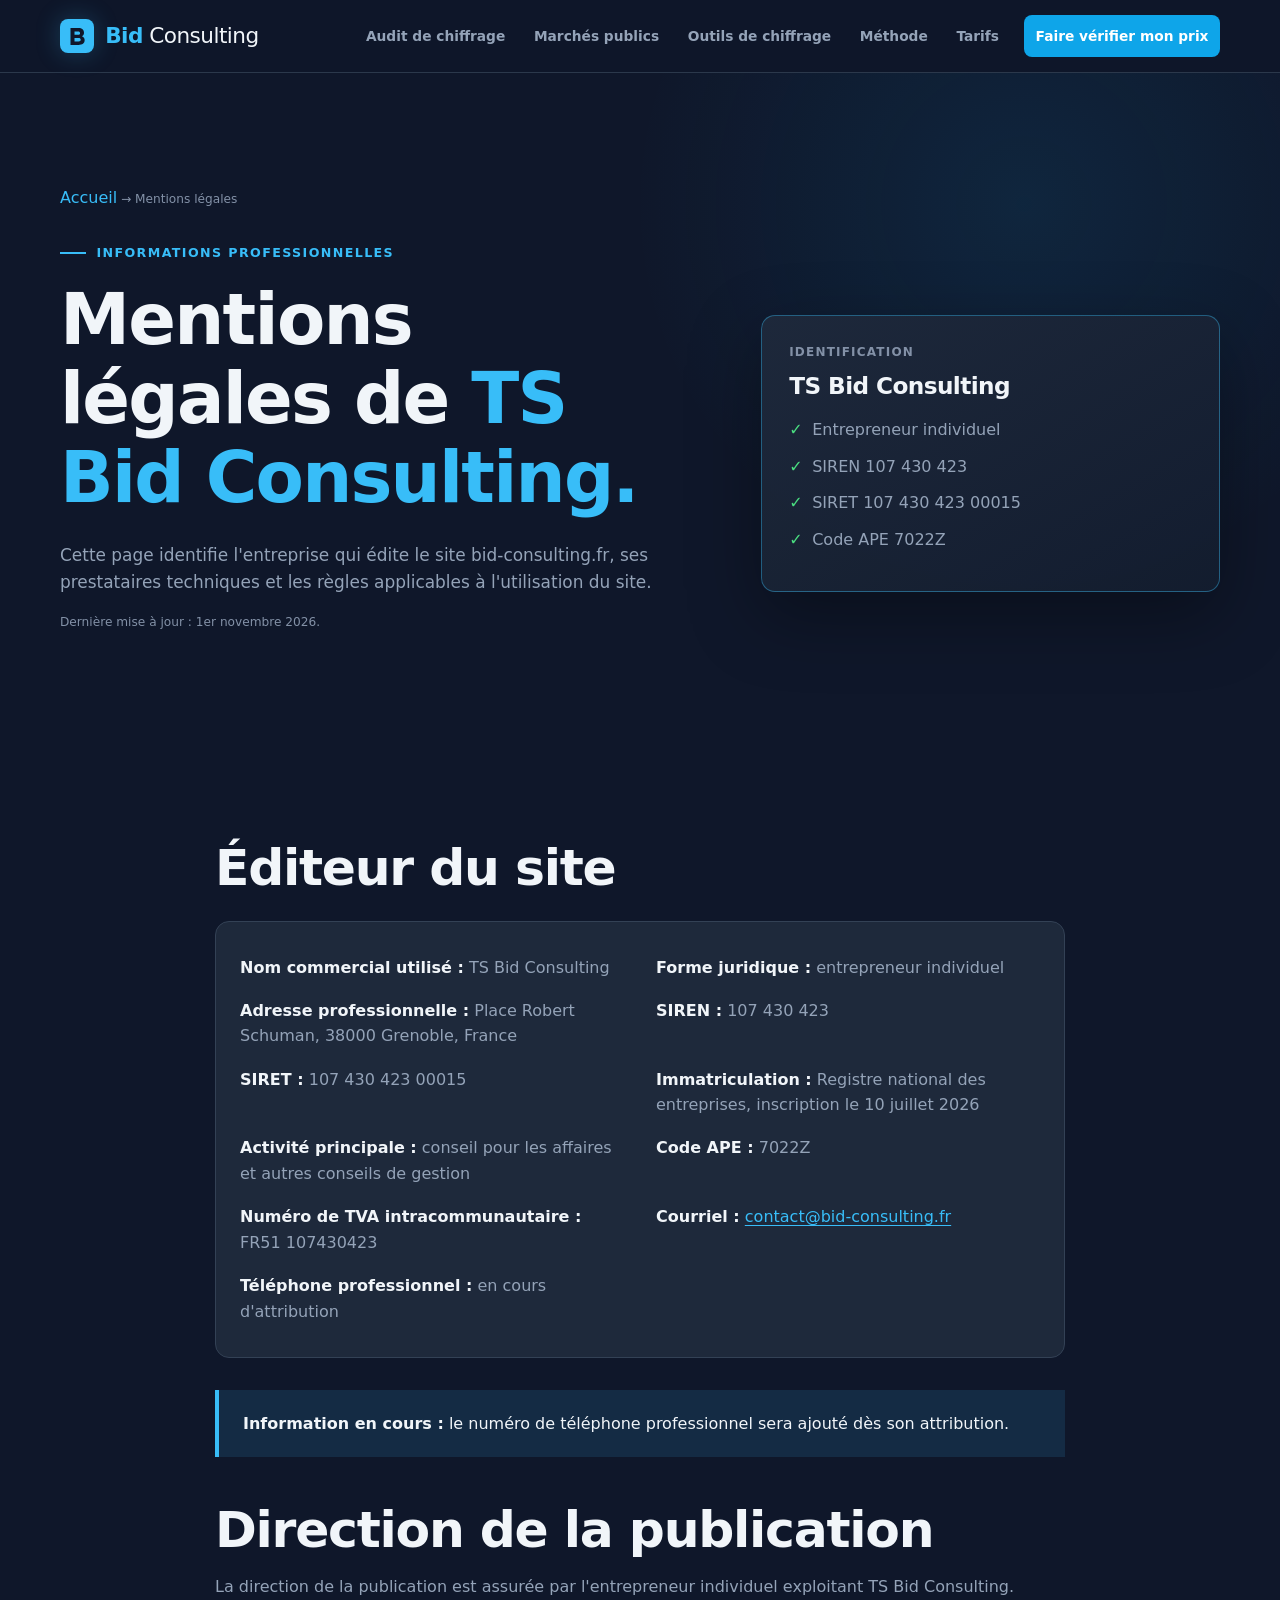
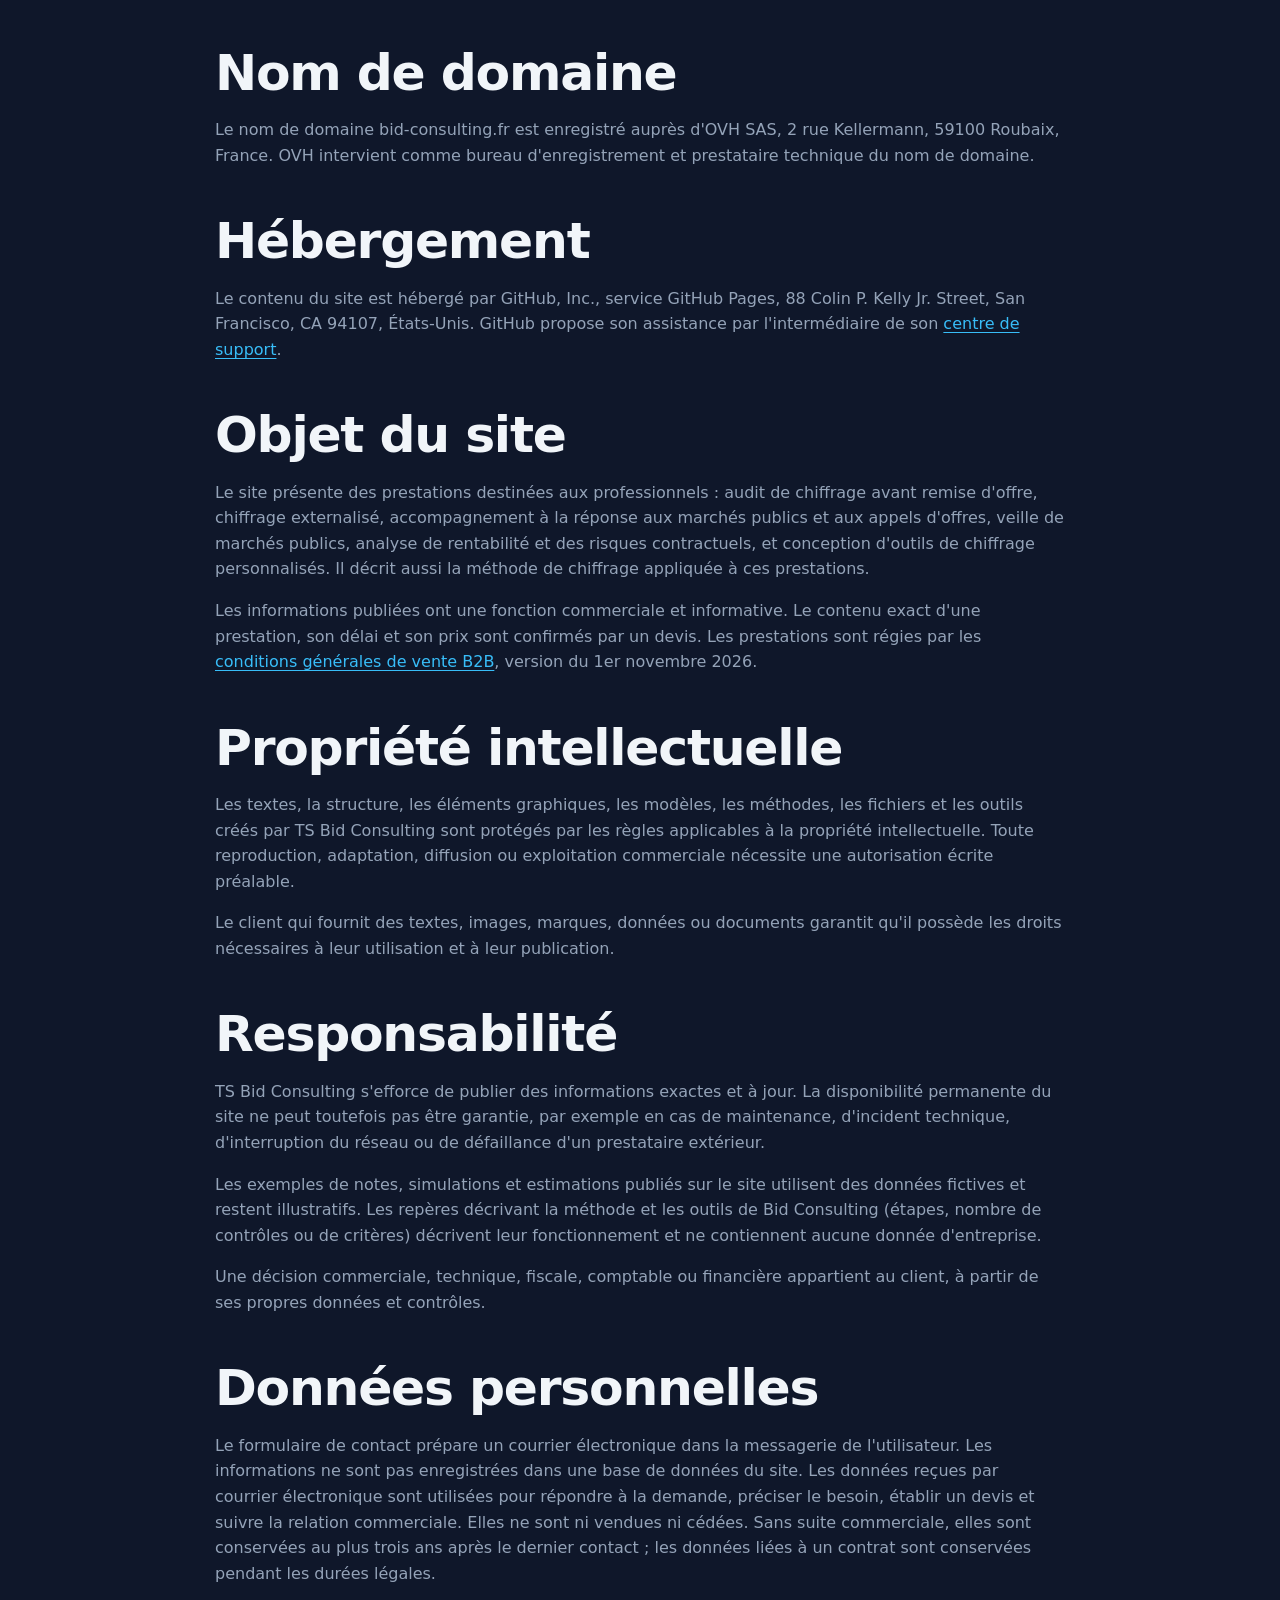
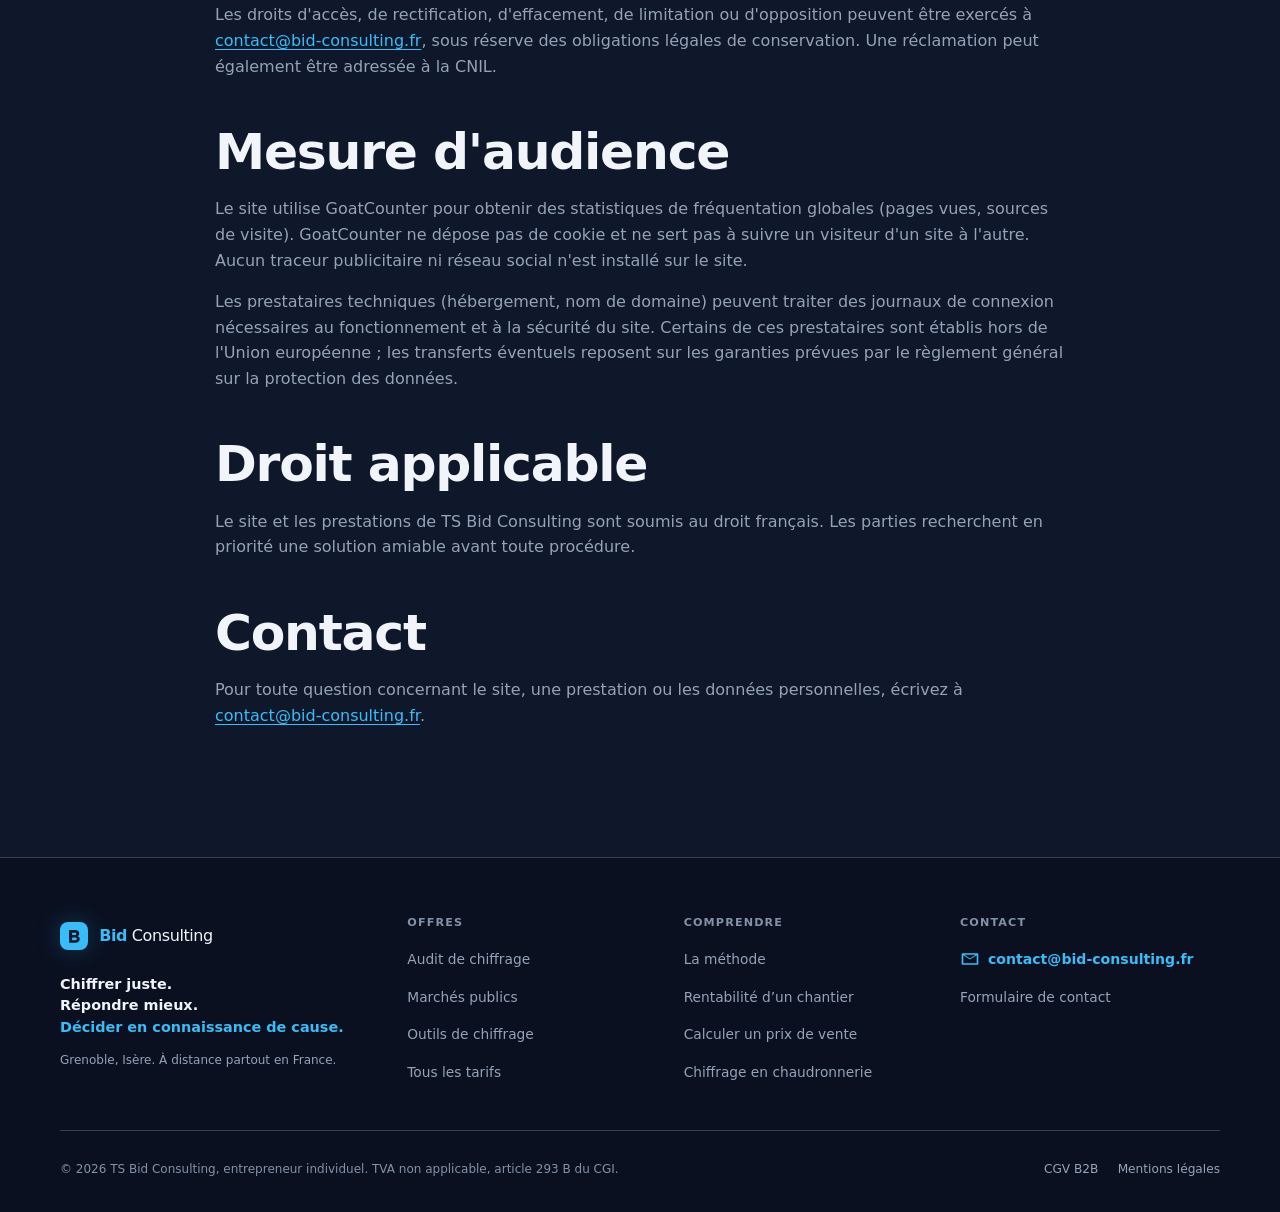
<file: mentions-legales.html>
<!doctype html>
<html lang="fr">
  <head>
    <meta charset="UTF-8" />
    <meta name="viewport" content="width=device-width, initial-scale=1" />
    <title>Mentions légales | TS Bid Consulting</title>
    <meta name="description" content="Mentions légales de TS Bid Consulting, entreprise individuelle de Grenoble : audit de chiffrage, marchés publics, rentabilité et outils de chiffrage." />
    <meta name="robots" content="index, follow, max-image-preview:large, max-snippet:-1" />
    <link rel="canonical" href="https://www.bid-consulting.fr/mentions-legales.html" />
    <meta name="author" content="Bid Consulting" />
    <meta name="theme-color" content="#0f172a" />
    <link rel="icon" href="favicon.ico" sizes="48x48" />
    <link rel="icon" href="assets/img/favicon.svg" type="image/svg+xml" />
    <link rel="icon" href="assets/img/favicon-96.png" sizes="96x96" type="image/png" />
    <link rel="apple-touch-icon" href="assets/img/apple-touch-icon.png" />
    <link rel="manifest" href="site.webmanifest" />
    <link rel="stylesheet" href="assets/css/main.css" />
    <meta property="og:type" content="website" />
    <meta property="og:locale" content="fr_FR" />
    <meta property="og:site_name" content="Bid Consulting" />
    <meta property="og:title" content="Mentions légales de TS Bid Consulting" />
    <meta property="og:description" content="Mentions légales de TS Bid Consulting, entreprise individuelle de Grenoble : audit de chiffrage, marchés publics, rentabilité et outils de chiffrage." />
    <meta property="og:url" content="https://www.bid-consulting.fr/mentions-legales.html" />
    <meta property="og:image" content="https://www.bid-consulting.fr/assets/img/og-bid-consulting.jpg" />
    <meta property="og:image:type" content="image/jpeg" />
    <meta property="og:image:width" content="1200" />
    <meta property="og:image:height" content="630" />
    <meta property="og:image:alt" content="Bid Consulting : audit de chiffrage, marchés publics et rentabilité pour TPE et PME" />
    <meta name="twitter:card" content="summary_large_image" />
    <meta name="twitter:title" content="Mentions légales de TS Bid Consulting" />
    <meta name="twitter:description" content="Mentions légales de TS Bid Consulting, entreprise individuelle de Grenoble : audit de chiffrage, marchés publics, rentabilité et outils de chiffrage." />
    <meta name="twitter:image" content="https://www.bid-consulting.fr/assets/img/og-bid-consulting.jpg" />
    <meta name="twitter:image:alt" content="Bid Consulting : audit de chiffrage, marchés publics et rentabilité pour TPE et PME" />
    <script type="application/ld+json">
{
 "@context": "https://schema.org",
 "@graph": [
  {
   "@type": "ProfessionalService",
   "@id": "https://www.bid-consulting.fr/#entreprise",
   "name": "Bid Consulting",
   "alternateName": "TS Bid Consulting",
   "url": "https://www.bid-consulting.fr/",
   "logo": {
    "@type": "ImageObject",
    "url": "https://www.bid-consulting.fr/assets/img/logo-bid-consulting.png",
    "width": 512,
    "height": 512
   },
   "image": "https://www.bid-consulting.fr/assets/img/og-bid-consulting.jpg",
   "email": "contact@bid-consulting.fr",
   "identifier": "SIREN 107 430 423",
   "taxID": "107430423",
   "vatID": "FR51107430423",
   "address": {
    "@type": "PostalAddress",
    "streetAddress": "Place Robert Schuman",
    "postalCode": "38000",
    "addressLocality": "Grenoble",
    "addressRegion": "Auvergne-Rhône-Alpes",
    "addressCountry": "FR"
   },
   "areaServed": [
    {
     "@type": "City",
     "name": "Grenoble"
    },
    {
     "@type": "AdministrativeArea",
     "name": "Isère"
    },
    {
     "@type": "AdministrativeArea",
     "name": "Auvergne-Rhône-Alpes"
    },
    {
     "@type": "Country",
     "name": "France"
    }
   ],
   "description": "Audit de chiffrage avant remise d’offre, chiffrage externalisé, accompagnement des TPE et PME aux marchés publics et aux appels d’offres, analyse de rentabilité et outils de chiffrage.",
   "knowsAbout": [
    "Audit de chiffrage",
    "Vérification de devis",
    "Chiffrage de projets",
    "Analyse de rentabilité",
    "Marchés publics",
    "Appels d’offres",
    "Mémoire technique",
    "Groupement momentané d’entreprises",
    "Critère environnemental des marchés publics",
    "Coefficient de vente",
    "Outils de chiffrage Excel"
   ],
   "priceRange": "49 € - 1 490 € HT",
   "currenciesAccepted": "EUR",
   "paymentAccepted": "Virement bancaire"
  },
  {
   "@type": "WebSite",
   "@id": "https://www.bid-consulting.fr/#site",
   "url": "https://www.bid-consulting.fr/",
   "name": "Bid Consulting",
   "inLanguage": "fr-FR",
   "publisher": {
    "@id": "https://www.bid-consulting.fr/#entreprise"
   }
  },
  {
   "@type": "BreadcrumbList",
   "@id": "https://www.bid-consulting.fr/mentions-legales.html#fil",
   "itemListElement": [
    {
     "@type": "ListItem",
     "position": 1,
     "name": "Accueil",
     "item": "https://www.bid-consulting.fr/"
    },
    {
     "@type": "ListItem",
     "position": 2,
     "name": "Mentions légales",
     "item": "https://www.bid-consulting.fr/mentions-legales.html"
    }
   ]
  },
  {
   "@type": "WebPage",
   "@id": "https://www.bid-consulting.fr/mentions-legales.html#page",
   "url": "https://www.bid-consulting.fr/mentions-legales.html",
   "name": "Mentions légales | TS Bid Consulting",
   "description": "Mentions légales de TS Bid Consulting, entreprise individuelle de Grenoble : audit de chiffrage, marchés publics, rentabilité et outils de chiffrage.",
   "inLanguage": "fr-FR",
   "isPartOf": {
    "@id": "https://www.bid-consulting.fr/#site"
   },
   "about": {
    "@id": "https://www.bid-consulting.fr/#entreprise"
   },
   "primaryImageOfPage": {
    "@type": "ImageObject",
    "url": "https://www.bid-consulting.fr/assets/img/og-bid-consulting.jpg"
   },
   "dateModified": "2026-11-01",
   "breadcrumb": {
    "@id": "https://www.bid-consulting.fr/mentions-legales.html#fil"
   }
  }
 ]
}
    </script>
    <script data-goatcounter="https://bid-consulting.goatcounter.com/count" async src="https://gc.zgo.at/count.js"></script>
    <script src="assets/js/main.js" defer></script>
  </head>
  <body class="page-service">
    <a class="skip-link" href="#contenu">Aller au contenu</a>
    <header class="topbar"><div class="conteneur topbar__inner"><a class="marque" href="./" aria-label="Bid Consulting, accueil"><svg class="marque__logo" viewBox="0 0 48 48" aria-hidden="true"><path d="M11 8h16c7 0 11 3.8 11 9.3 0 3.3-1.7 5.9-4.5 7.3 3.7 1.2 5.8 4.1 5.8 7.6C39.3 38.7 34.6 42 27 42H11V8Zm8 7v6.5h7.4c2.3 0 3.7-1.1 3.7-3.2 0-2.2-1.4-3.3-3.9-3.3H19Zm0 13.2V35h8.3c2.7 0 4.1-1.1 4.1-3.4 0-2.2-1.5-3.4-4.3-3.4H19Z"/></svg><span><strong>Bid</strong> Consulting</span></a><button class="nav-toggle" type="button" aria-expanded="false" aria-controls="navigation"><span class="sr-only">Ouvrir le menu</span><span></span><span></span><span></span></button><nav id="navigation" class="nav" aria-label="Navigation principale"><a class="nav__lien" href="audit-chiffrage.html">Audit de chiffrage</a><a class="nav__lien" href="marches-publics-tpe.html">Marchés publics</a><a class="nav__lien" href="outil-chiffrage-artisan.html">Outils de chiffrage</a><a class="nav__lien" href="approche.html">Méthode</a><a class="nav__lien" href="tarifs.html">Tarifs</a><a class="nav__lien nav__lien--cta" href="contact.html" data-goatcounter-click="nav-cta">Faire vérifier mon prix</a></nav></div></header>

    <main id="contenu">
      <section class="service-hero mentions-hero"><div class="conteneur"><p class="fil-ariane"><a href="./">Accueil</a> → Mentions légales</p><div class="service-hero__grille"><div><p class="eyebrow"><span></span> Informations professionnelles</p><h1>Mentions légales de <em>TS Bid Consulting.</em></h1><p class="service-hero__texte">Cette page identifie l'entreprise qui édite le site bid-consulting.fr, ses prestataires techniques et les règles applicables à l'utilisation du site.</p><p class="fil-ariane">Dernière mise à jour : 1er novembre 2026.</p></div><aside class="service-repere"><p class="micro">IDENTIFICATION</p><h2>TS Bid Consulting</h2><ul><li>Entrepreneur individuel</li><li>SIREN 107 430 423</li><li>SIRET 107 430 423 00015</li><li>Code APE 7022Z</li></ul></aside></div></div></section>

      <section class="section"><div class="conteneur contenu-long mentions-contenu">
        <h2>Éditeur du site</h2>
        <div class="fiche-legale"><p><strong>Nom commercial utilisé :</strong> TS Bid Consulting</p><p><strong>Forme juridique :</strong> entrepreneur individuel</p><p><strong>Adresse professionnelle :</strong> Place Robert Schuman, 38000 Grenoble, France</p><p><strong>SIREN :</strong> 107 430 423</p><p><strong>SIRET :</strong> 107 430 423 00015</p><p><strong>Immatriculation :</strong> Registre national des entreprises, inscription le 10 juillet 2026</p><p><strong>Activité principale :</strong> conseil pour les affaires et autres conseils de gestion</p><p><strong>Code APE :</strong> 7022Z</p><p><strong>Numéro de TVA intracommunautaire :</strong> FR51 107430423</p><p><strong>Courriel :</strong> <a href="mailto:contact@bid-consulting.fr">contact@bid-consulting.fr</a></p><p><strong>Téléphone professionnel :</strong> en cours d'attribution</p></div>
        <div class="encadre-conseil"><strong>Information en cours :</strong> le numéro de téléphone professionnel sera ajouté dès son attribution.</div>

        <h2>Direction de la publication</h2>
        <p>La direction de la publication est assurée par l'entrepreneur individuel exploitant TS Bid Consulting.</p>

        <h2>Nom de domaine</h2>
        <p>Le nom de domaine bid-consulting.fr est enregistré auprès d'OVH SAS, 2 rue Kellermann, 59100 Roubaix, France. OVH intervient comme bureau d'enregistrement et prestataire technique du nom de domaine.</p>

        <h2>Hébergement</h2>
        <p>Le contenu du site est hébergé par GitHub, Inc., service GitHub Pages, 88 Colin P. Kelly Jr. Street, San Francisco, CA 94107, États-Unis. GitHub propose son assistance par l'intermédiaire de son <a href="https://support.github.com/" target="_blank" rel="noopener noreferrer">centre de support</a>.</p>

        <h2>Objet du site</h2>
        <p>Le site présente des prestations destinées aux professionnels : audit de chiffrage avant remise d'offre, chiffrage externalisé, accompagnement à la réponse aux marchés publics et aux appels d'offres, veille de marchés publics, analyse de rentabilité et des risques contractuels, et conception d'outils de chiffrage personnalisés. Il décrit aussi la méthode de chiffrage appliquée à ces prestations.</p>
        <p>Les informations publiées ont une fonction commerciale et informative. Le contenu exact d'une prestation, son délai et son prix sont confirmés par un devis. Les prestations sont régies par les <a href="documents/CGV_B2B_Bid_Consulting.pdf" target="_blank" rel="noopener">conditions générales de vente B2B</a>, version du 1er novembre 2026.</p>

        <h2>Propriété intellectuelle</h2>
        <p>Les textes, la structure, les éléments graphiques, les modèles, les méthodes, les fichiers et les outils créés par TS Bid Consulting sont protégés par les règles applicables à la propriété intellectuelle. Toute reproduction, adaptation, diffusion ou exploitation commerciale nécessite une autorisation écrite préalable.</p>
        <p>Le client qui fournit des textes, images, marques, données ou documents garantit qu'il possède les droits nécessaires à leur utilisation et à leur publication.</p>

        <h2>Responsabilité</h2>
        <p>TS Bid Consulting s'efforce de publier des informations exactes et à jour. La disponibilité permanente du site ne peut toutefois pas être garantie, par exemple en cas de maintenance, d'incident technique, d'interruption du réseau ou de défaillance d'un prestataire extérieur.</p>
        <p>Les exemples de notes, simulations et estimations publiés sur le site utilisent des données fictives et restent illustratifs. Les repères décrivant la méthode et les outils de Bid Consulting (étapes, nombre de contrôles ou de critères) décrivent leur fonctionnement et ne contiennent aucune donnée d'entreprise.</p><p> Une décision commerciale, technique, fiscale, comptable ou financière appartient au client, à partir de ses propres données et contrôles.</p>

        <h2>Données personnelles</h2>
        <p>Le formulaire de contact prépare un courrier électronique dans la messagerie de l'utilisateur. Les informations ne sont pas enregistrées dans une base de données du site. Les données reçues par courrier électronique sont utilisées pour répondre à la demande, préciser le besoin, établir un devis et suivre la relation commerciale. Elles ne sont ni vendues ni cédées. Sans suite commerciale, elles sont conservées au plus trois ans après le dernier contact ; les données liées à un contrat sont conservées pendant les durées légales.</p>
        <p>Les droits d'accès, de rectification, d'effacement, de limitation ou d'opposition peuvent être exercés à <a href="mailto:contact@bid-consulting.fr">contact@bid-consulting.fr</a>, sous réserve des obligations légales de conservation. Une réclamation peut également être adressée à la CNIL.</p>

        <h2>Mesure d'audience</h2>
        <p>Le site utilise GoatCounter pour obtenir des statistiques de fréquentation globales (pages vues, sources de visite). GoatCounter ne dépose pas de cookie et ne sert pas à suivre un visiteur d'un site à l'autre. Aucun traceur publicitaire ni réseau social n'est installé sur le site.</p><p>Les prestataires techniques (hébergement, nom de domaine) peuvent traiter des journaux de connexion nécessaires au fonctionnement et à la sécurité du site. Certains de ces prestataires sont établis hors de l'Union européenne ; les transferts éventuels reposent sur les garanties prévues par le règlement général sur la protection des données.</p>

        <h2>Droit applicable</h2>
        <p>Le site et les prestations de TS Bid Consulting sont soumis au droit français. Les parties recherchent en priorité une solution amiable avant toute procédure.</p>

        <h2>Contact</h2>
        <p>Pour toute question concernant le site, une prestation ou les données personnelles, écrivez à <a href="mailto:contact@bid-consulting.fr">contact@bid-consulting.fr</a>.</p>
      </div></section>
    </main>

    <footer class="pied"><div class="conteneur"><div class="pied__grille"><div class="pied__marque"><a class="marque marque--footer" href="./"><svg class="marque__logo" viewBox="0 0 48 48" aria-hidden="true"><path d="M11 8h16c7 0 11 3.8 11 9.3 0 3.3-1.7 5.9-4.5 7.3 3.7 1.2 5.8 4.1 5.8 7.6C39.3 38.7 34.6 42 27 42H11V8Zm8 7v6.5h7.4c2.3 0 3.7-1.1 3.7-3.2 0-2.2-1.4-3.3-3.9-3.3H19Zm0 13.2V35h8.3c2.7 0 4.1-1.1 4.1-3.4 0-2.2-1.5-3.4-4.3-3.4H19Z"/></svg><span><strong>Bid</strong> Consulting</span></a><p class="pied__devise">Chiffrer juste.<br />Répondre mieux.<br /><span>Décider en connaissance de cause.</span></p><p>Grenoble, Isère. À distance partout en France.</p></div><nav class="pied__col" aria-label="Offres"><p class="pied__titre">Offres</p><a href="audit-chiffrage.html">Audit de chiffrage</a><a href="marches-publics-tpe.html">Marchés publics</a><a href="outil-chiffrage-artisan.html">Outils de chiffrage</a><a href="tarifs.html">Tous les tarifs</a></nav><nav class="pied__col" aria-label="Comprendre"><p class="pied__titre">Comprendre</p><a href="approche.html">La méthode</a><a href="analyse-rentabilite-chantier.html">Rentabilité d’un chantier</a><a href="calcul-prix-vente-artisan.html">Calculer un prix de vente</a><a href="chiffrage-chaudronnerie.html">Chiffrage en chaudronnerie</a></nav><div class="pied__col"><p class="pied__titre">Contact</p><a class="pied__email" href="mailto:contact@bid-consulting.fr"><svg viewBox="0 0 24 24" aria-hidden="true"><path d="M3 5h18a1 1 0 0 1 1 1v12a1 1 0 0 1-1 1H3a1 1 0 0 1-1-1V6a1 1 0 0 1 1-1Zm1 2.4V17h16V7.4l-8 5.3-8-5.3ZM5.2 7 12 11.5 18.8 7H5.2Z"/></svg>contact@bid-consulting.fr</a><a href="contact.html">Formulaire de contact</a></div></div><div class="pied__bas"><p>© <span id="annee">2026</span> TS Bid Consulting, entrepreneur individuel. TVA non applicable, article 293 B du CGI.</p><nav aria-label="Informations légales"><a href="documents/CGV_B2B_Bid_Consulting.pdf" target="_blank" rel="noopener">CGV B2B</a><a href="mentions-legales.html">Mentions légales</a></nav></div></div></footer>
  </body>
</html>
</file>
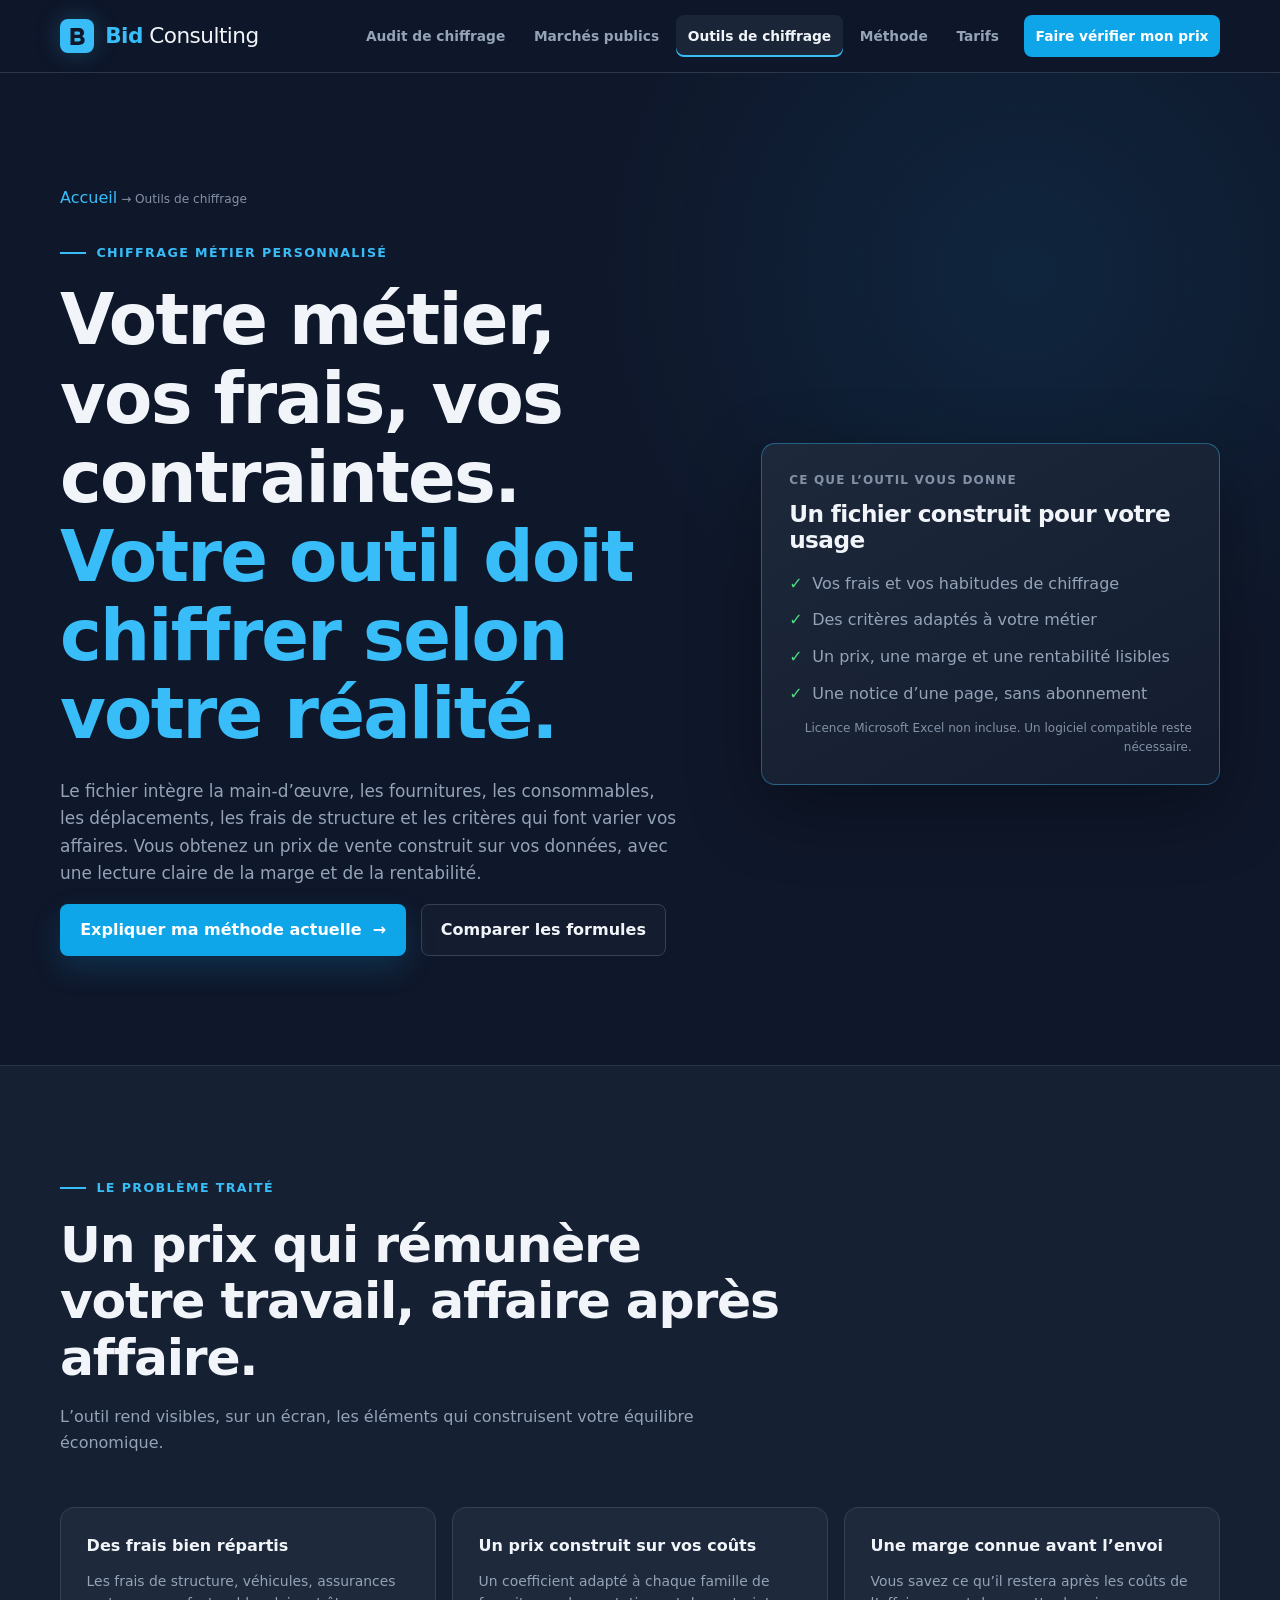
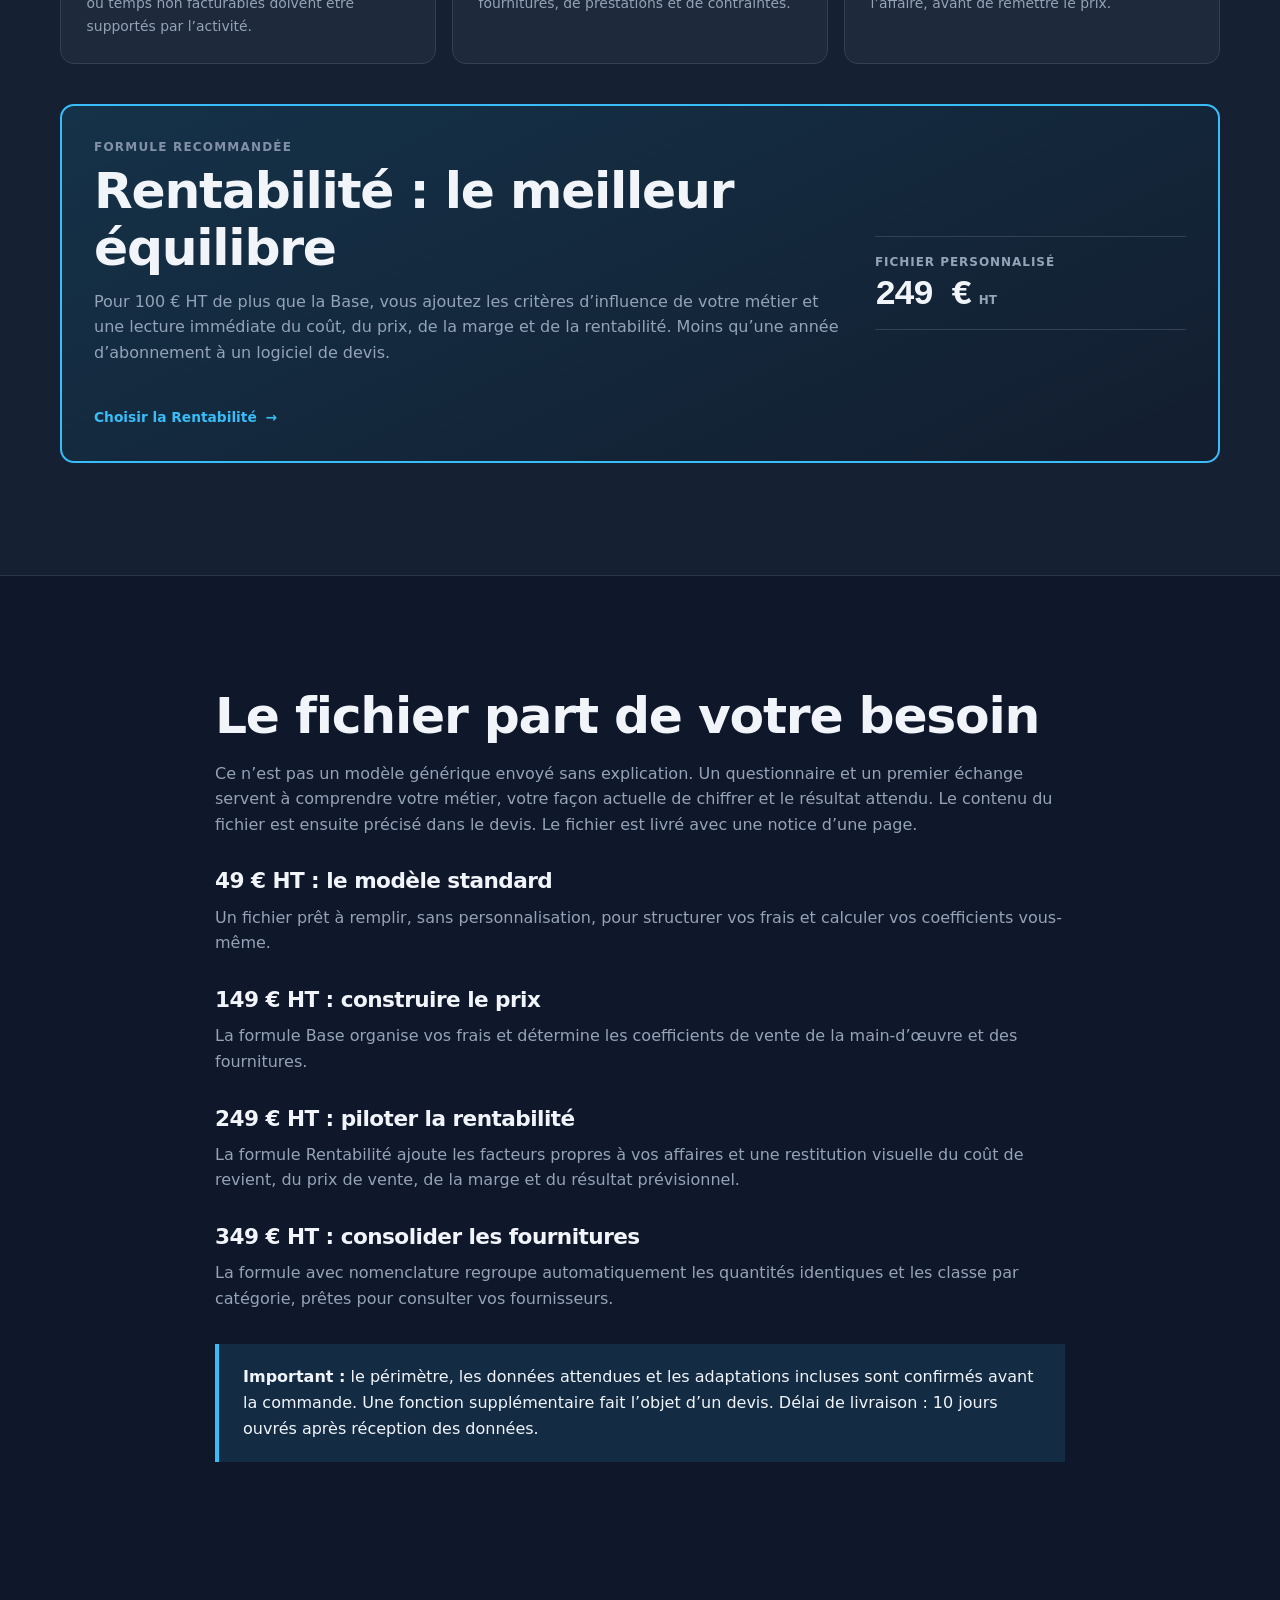
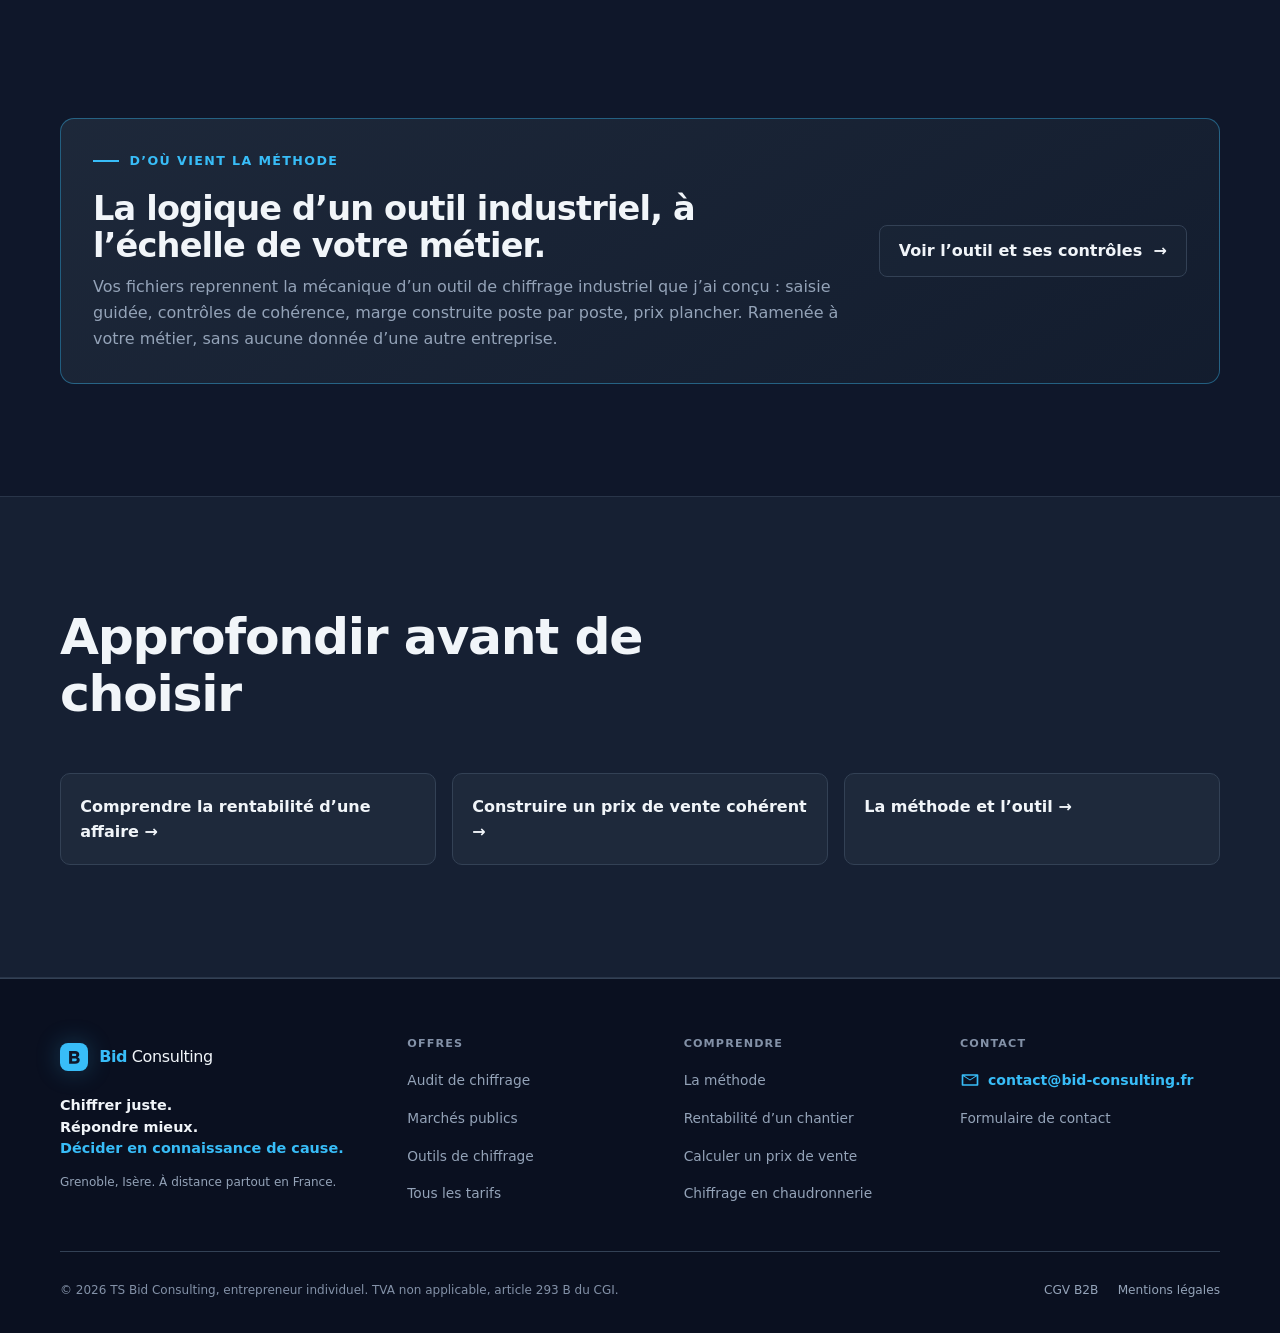
<file: outil-chiffrage-artisan.html>
<!doctype html>
<html lang="fr"><head>
    <meta charset="UTF-8" />
    <meta name="viewport" content="width=device-width, initial-scale=1" />
    <title>Outil de chiffrage Excel personnalisé | Bid Consulting</title>
    <meta name="description" content="Un outil de chiffrage Excel construit sur vos frais et votre métier : coefficients de vente, prix, marge et rentabilité visibles. Dès 149 € HT." />
    <meta name="robots" content="index, follow, max-image-preview:large, max-snippet:-1" />
    <link rel="canonical" href="https://www.bid-consulting.fr/outil-chiffrage-artisan.html" />
    <meta name="author" content="Bid Consulting" />
    <meta name="theme-color" content="#0f172a" />
    <link rel="icon" href="favicon.ico" sizes="48x48" />
    <link rel="icon" href="assets/img/favicon.svg" type="image/svg+xml" />
    <link rel="icon" href="assets/img/favicon-96.png" sizes="96x96" type="image/png" />
    <link rel="apple-touch-icon" href="assets/img/apple-touch-icon.png" />
    <link rel="manifest" href="site.webmanifest" />
    <link rel="stylesheet" href="assets/css/main.css" />
    <meta property="og:type" content="website" />
    <meta property="og:locale" content="fr_FR" />
    <meta property="og:site_name" content="Bid Consulting" />
    <meta property="og:title" content="Outil de chiffrage personnalisé : vos frais, votre métier, votre prix" />
    <meta property="og:description" content="Un outil de chiffrage Excel construit sur vos frais et votre métier : coefficients de vente, prix, marge et rentabilité visibles. Dès 149 € HT." />
    <meta property="og:url" content="https://www.bid-consulting.fr/outil-chiffrage-artisan.html" />
    <meta property="og:image" content="https://www.bid-consulting.fr/assets/img/og-bid-consulting.jpg" />
    <meta property="og:image:type" content="image/jpeg" />
    <meta property="og:image:width" content="1200" />
    <meta property="og:image:height" content="630" />
    <meta property="og:image:alt" content="Bid Consulting : audit de chiffrage, marchés publics et rentabilité pour TPE et PME" />
    <meta name="twitter:card" content="summary_large_image" />
    <meta name="twitter:title" content="Outil de chiffrage personnalisé : vos frais, votre métier, votre prix" />
    <meta name="twitter:description" content="Un outil de chiffrage Excel construit sur vos frais et votre métier : coefficients de vente, prix, marge et rentabilité visibles. Dès 149 € HT." />
    <meta name="twitter:image" content="https://www.bid-consulting.fr/assets/img/og-bid-consulting.jpg" />
    <meta name="twitter:image:alt" content="Bid Consulting : audit de chiffrage, marchés publics et rentabilité pour TPE et PME" />
    <script type="application/ld+json">
{
 "@context": "https://schema.org",
 "@graph": [
  {
   "@type": "ProfessionalService",
   "@id": "https://www.bid-consulting.fr/#entreprise",
   "name": "Bid Consulting",
   "alternateName": "TS Bid Consulting",
   "url": "https://www.bid-consulting.fr/",
   "logo": {
    "@type": "ImageObject",
    "url": "https://www.bid-consulting.fr/assets/img/logo-bid-consulting.png",
    "width": 512,
    "height": 512
   },
   "image": "https://www.bid-consulting.fr/assets/img/og-bid-consulting.jpg",
   "email": "contact@bid-consulting.fr",
   "identifier": "SIREN 107 430 423",
   "taxID": "107430423",
   "vatID": "FR51107430423",
   "address": {
    "@type": "PostalAddress",
    "streetAddress": "Place Robert Schuman",
    "postalCode": "38000",
    "addressLocality": "Grenoble",
    "addressRegion": "Auvergne-Rhône-Alpes",
    "addressCountry": "FR"
   },
   "areaServed": [
    {
     "@type": "City",
     "name": "Grenoble"
    },
    {
     "@type": "AdministrativeArea",
     "name": "Isère"
    },
    {
     "@type": "AdministrativeArea",
     "name": "Auvergne-Rhône-Alpes"
    },
    {
     "@type": "Country",
     "name": "France"
    }
   ],
   "description": "Audit de chiffrage avant remise d’offre, chiffrage externalisé, accompagnement des TPE et PME aux marchés publics et aux appels d’offres, analyse de rentabilité et outils de chiffrage.",
   "knowsAbout": [
    "Audit de chiffrage",
    "Vérification de devis",
    "Chiffrage de projets",
    "Analyse de rentabilité",
    "Marchés publics",
    "Appels d’offres",
    "Mémoire technique",
    "Groupement momentané d’entreprises",
    "Critère environnemental des marchés publics",
    "Coefficient de vente",
    "Outils de chiffrage Excel"
   ],
   "priceRange": "49 € - 1 490 € HT",
   "currenciesAccepted": "EUR",
   "paymentAccepted": "Virement bancaire"
  },
  {
   "@type": "WebSite",
   "@id": "https://www.bid-consulting.fr/#site",
   "url": "https://www.bid-consulting.fr/",
   "name": "Bid Consulting",
   "inLanguage": "fr-FR",
   "publisher": {
    "@id": "https://www.bid-consulting.fr/#entreprise"
   }
  },
  {
   "@type": "BreadcrumbList",
   "@id": "https://www.bid-consulting.fr/outil-chiffrage-artisan.html#fil",
   "itemListElement": [
    {
     "@type": "ListItem",
     "position": 1,
     "name": "Accueil",
     "item": "https://www.bid-consulting.fr/"
    },
    {
     "@type": "ListItem",
     "position": 2,
     "name": "Outils de chiffrage",
     "item": "https://www.bid-consulting.fr/outil-chiffrage-artisan.html"
    }
   ]
  },
  {
   "@type": "WebPage",
   "@id": "https://www.bid-consulting.fr/outil-chiffrage-artisan.html#page",
   "url": "https://www.bid-consulting.fr/outil-chiffrage-artisan.html",
   "name": "Outil de chiffrage Excel personnalisé | Bid Consulting",
   "description": "Un outil de chiffrage Excel construit sur vos frais et votre métier : coefficients de vente, prix, marge et rentabilité visibles. Dès 149 € HT.",
   "inLanguage": "fr-FR",
   "isPartOf": {
    "@id": "https://www.bid-consulting.fr/#site"
   },
   "about": {
    "@id": "https://www.bid-consulting.fr/#entreprise"
   },
   "primaryImageOfPage": {
    "@type": "ImageObject",
    "url": "https://www.bid-consulting.fr/assets/img/og-bid-consulting.jpg"
   },
   "dateModified": "2026-11-01",
   "breadcrumb": {
    "@id": "https://www.bid-consulting.fr/outil-chiffrage-artisan.html#fil"
   }
  },
  {
   "@type": "Service",
   "@id": "https://www.bid-consulting.fr/outil-chiffrage-artisan.html#service",
   "name": "Outil de chiffrage personnalisé",
   "serviceType": "Conception d’outils de chiffrage",
   "description": "Conception de fichiers Excel personnalisés pour construire un prix de vente et mesurer la rentabilité d’une affaire.",
   "provider": {
    "@id": "https://www.bid-consulting.fr/#entreprise"
   },
   "areaServed": [
    {
     "@type": "City",
     "name": "Grenoble"
    },
    {
     "@type": "AdministrativeArea",
     "name": "Isère"
    },
    {
     "@type": "AdministrativeArea",
     "name": "Auvergne-Rhône-Alpes"
    },
    {
     "@type": "Country",
     "name": "France"
    }
   ],
   "url": "https://www.bid-consulting.fr/outil-chiffrage-artisan.html",
   "audience": {
    "@type": "BusinessAudience",
    "name": "TPE et PME"
   },
   "offers": [
    {
     "@type": "Offer",
     "name": "Modèle standard de chiffrage",
     "price": "49",
     "priceCurrency": "EUR",
     "url": "https://www.bid-consulting.fr/outil-chiffrage-artisan.html",
     "availability": "https://schema.org/InStock",
     "priceSpecification": {
      "@type": "UnitPriceSpecification",
      "price": 49,
      "priceCurrency": "EUR",
      "valueAddedTaxIncluded": false
     }
    },
    {
     "@type": "Offer",
     "name": "Outil de chiffrage Base",
     "price": "149",
     "priceCurrency": "EUR",
     "url": "https://www.bid-consulting.fr/outil-chiffrage-artisan.html",
     "availability": "https://schema.org/InStock",
     "priceSpecification": {
      "@type": "UnitPriceSpecification",
      "price": 149,
      "priceCurrency": "EUR",
      "valueAddedTaxIncluded": false
     }
    },
    {
     "@type": "Offer",
     "name": "Outil de chiffrage Rentabilité",
     "price": "249",
     "priceCurrency": "EUR",
     "url": "https://www.bid-consulting.fr/outil-chiffrage-artisan.html",
     "availability": "https://schema.org/InStock",
     "priceSpecification": {
      "@type": "UnitPriceSpecification",
      "price": 249,
      "priceCurrency": "EUR",
      "valueAddedTaxIncluded": false
     }
    },
    {
     "@type": "Offer",
     "name": "Outil de chiffrage Rentabilité et nomenclature",
     "price": "349",
     "priceCurrency": "EUR",
     "url": "https://www.bid-consulting.fr/outil-chiffrage-artisan.html",
     "availability": "https://schema.org/InStock",
     "priceSpecification": {
      "@type": "UnitPriceSpecification",
      "price": 349,
      "priceCurrency": "EUR",
      "valueAddedTaxIncluded": false
     }
    }
   ]
  }
 ]
}
    </script>
    <script data-goatcounter="https://bid-consulting.goatcounter.com/count" async src="https://gc.zgo.at/count.js"></script>
    <script src="assets/js/main.js" defer></script>
  </head>
<body class="page-service"><a class="skip-link" href="#contenu">Aller au contenu</a><header class="topbar"><div class="conteneur topbar__inner"><a class="marque" href="./" aria-label="Bid Consulting, accueil"><svg class="marque__logo" viewBox="0 0 48 48" aria-hidden="true"><path d="M11 8h16c7 0 11 3.8 11 9.3 0 3.3-1.7 5.9-4.5 7.3 3.7 1.2 5.8 4.1 5.8 7.6C39.3 38.7 34.6 42 27 42H11V8Zm8 7v6.5h7.4c2.3 0 3.7-1.1 3.7-3.2 0-2.2-1.4-3.3-3.9-3.3H19Zm0 13.2V35h8.3c2.7 0 4.1-1.1 4.1-3.4 0-2.2-1.5-3.4-4.3-3.4H19Z"/></svg><span><strong>Bid</strong> Consulting</span></a><button class="nav-toggle" type="button" aria-expanded="false" aria-controls="navigation"><span class="sr-only">Ouvrir le menu</span><span></span><span></span><span></span></button><nav id="navigation" class="nav" aria-label="Navigation principale"><a class="nav__lien" href="audit-chiffrage.html">Audit de chiffrage</a><a class="nav__lien" href="marches-publics-tpe.html">Marchés publics</a><a class="nav__lien" href="outil-chiffrage-artisan.html" aria-current="page">Outils de chiffrage</a><a class="nav__lien" href="approche.html">Méthode</a><a class="nav__lien" href="tarifs.html">Tarifs</a><a class="nav__lien nav__lien--cta" href="contact.html?offre=excel-analyse" data-goatcounter-click="nav-cta">Faire vérifier mon prix</a></nav></div></header>
<main id="contenu"><section class="service-hero"><div class="conteneur"><p class="fil-ariane"><a href="./">Accueil</a> → Outils de chiffrage</p><div class="service-hero__grille"><div><p class="eyebrow"><span></span> Chiffrage métier personnalisé</p><h1>Votre métier, vos frais, vos contraintes. <em>Votre outil doit chiffrer selon votre réalité.</em></h1><p class="service-hero__texte">Le fichier intègre la main-d’œuvre, les fournitures, les consommables, les déplacements, les frais de structure et les critères qui font varier vos affaires. Vous obtenez un prix de vente construit sur vos données, avec une lecture claire de la marge et de la rentabilité.</p><div class="hero__actions"><a class="btn btn--primaire" href="contact.html?offre=excel-analyse" data-goatcounter-click="seo-outil-contact">Expliquer ma méthode actuelle <span>→</span></a><a class="btn btn--secondaire" href="tarifs.html">Comparer les formules</a></div></div><aside class="service-repere"><p class="micro">CE QUE L’OUTIL VOUS DONNE</p><h2>Un fichier construit pour votre usage</h2><ul><li>Vos frais et vos habitudes de chiffrage</li><li>Des critères adaptés à votre métier</li><li>Un prix, une marge et une rentabilité lisibles</li><li>Une notice d’une page, sans abonnement</li></ul><p class="pilotage__note">Licence Microsoft Excel non incluse. Un logiciel compatible reste nécessaire.</p></aside></div></div></section>
<section class="section section--surface"><div class="conteneur"><div class="intro-section"><p class="eyebrow"><span></span> Le problème traité</p><h2>Un prix qui rémunère votre travail, affaire après affaire.</h2><p>L’outil rend visibles, sur un écran, les éléments qui construisent votre équilibre économique.</p></div><div class="grille-problemes"><article class="probleme"><strong>Des frais bien répartis</strong><p>Les frais de structure, véhicules, assurances ou temps non facturables doivent être supportés par l’activité.</p></article><article class="probleme"><strong>Un prix construit sur vos coûts</strong><p>Un coefficient adapté à chaque famille de fournitures, de prestations et de contraintes.</p></article><article class="probleme"><strong>Une marge connue avant l’envoi</strong><p>Vous savez ce qu’il restera après les coûts de l’affaire, avant de remettre le prix.</p></article></div><article class="offre-cible"><div><p class="micro">FORMULE RECOMMANDÉE</p><h2>Rentabilité : le meilleur équilibre</h2><p>Pour 100 € HT de plus que la Base, vous ajoutez les critères d’influence de votre métier et une lecture immédiate du coût, du prix, de la marge et de la rentabilité. Moins qu’une année d’abonnement à un logiciel de devis.</p><a class="niveau__lien" href="contact.html?offre=excel-analyse">Choisir la Rentabilité <span>→</span></a></div><p class="tarif"><span>Fichier personnalisé</span><strong>249 €</strong><small>HT</small></p></article></div></section>
<section class="section"><div class="conteneur contenu-long"><h2>Le fichier part de votre besoin</h2><p>Ce n’est pas un modèle générique envoyé sans explication. Un questionnaire et un premier échange servent à comprendre votre métier, votre façon actuelle de chiffrer et le résultat attendu. Le contenu du fichier est ensuite précisé dans le devis. Le fichier est livré avec une notice d’une page.</p><h3>49 € HT : le modèle standard</h3><p>Un fichier prêt à remplir, sans personnalisation, pour structurer vos frais et calculer vos coefficients vous-même.</p><h3>149 € HT : construire le prix</h3><p>La formule Base organise vos frais et détermine les coefficients de vente de la main-d’œuvre et des fournitures.</p><h3>249 € HT : piloter la rentabilité</h3><p>La formule Rentabilité ajoute les facteurs propres à vos affaires et une restitution visuelle du coût de revient, du prix de vente, de la marge et du résultat prévisionnel.</p><h3>349 € HT : consolider les fournitures</h3><p>La formule avec nomenclature regroupe automatiquement les quantités identiques et les classe par catégorie, prêtes pour consulter vos fournisseurs.</p><div class="encadre-conseil"><strong>Important :</strong> le périmètre, les données attendues et les adaptations incluses sont confirmés avant la commande. Une fonction supplémentaire fait l’objet d’un devis. Délai de livraison : 10 jours ouvrés après réception des données.</div></div></section>
<section class="section"><div class="conteneur"><div class="outil-lien"><div><p class="eyebrow"><span></span> D’où vient la méthode</p><h2>La logique d’un outil industriel, à l’échelle de votre métier.</h2><p>Vos fichiers reprennent la mécanique d’un outil de chiffrage industriel que j’ai conçu : saisie guidée, contrôles de cohérence, marge construite poste par poste, prix plancher. Ramenée à votre métier, sans aucune donnée d’une autre entreprise.</p></div><a class="btn btn--secondaire" href="approche.html#outil">Voir l’outil et ses contrôles <span>→</span></a></div></div></section>
<section class="section section--surface"><div class="conteneur"><div class="intro-section"><h2>Approfondir avant de choisir</h2></div><div class="liens-utiles"><a href="analyse-rentabilite-chantier.html">Comprendre la rentabilité d’une affaire →</a><a href="calcul-prix-vente-artisan.html">Construire un prix de vente cohérent →</a><a href="approche.html">La méthode et l’outil →</a></div></div></section></main>
<footer class="pied"><div class="conteneur"><div class="pied__grille"><div class="pied__marque"><a class="marque marque--footer" href="./"><svg class="marque__logo" viewBox="0 0 48 48" aria-hidden="true"><path d="M11 8h16c7 0 11 3.8 11 9.3 0 3.3-1.7 5.9-4.5 7.3 3.7 1.2 5.8 4.1 5.8 7.6C39.3 38.7 34.6 42 27 42H11V8Zm8 7v6.5h7.4c2.3 0 3.7-1.1 3.7-3.2 0-2.2-1.4-3.3-3.9-3.3H19Zm0 13.2V35h8.3c2.7 0 4.1-1.1 4.1-3.4 0-2.2-1.5-3.4-4.3-3.4H19Z"/></svg><span><strong>Bid</strong> Consulting</span></a><p class="pied__devise">Chiffrer juste.<br />Répondre mieux.<br /><span>Décider en connaissance de cause.</span></p><p>Grenoble, Isère. À distance partout en France.</p></div><nav class="pied__col" aria-label="Offres"><p class="pied__titre">Offres</p><a href="audit-chiffrage.html">Audit de chiffrage</a><a href="marches-publics-tpe.html">Marchés publics</a><a href="outil-chiffrage-artisan.html">Outils de chiffrage</a><a href="tarifs.html">Tous les tarifs</a></nav><nav class="pied__col" aria-label="Comprendre"><p class="pied__titre">Comprendre</p><a href="approche.html">La méthode</a><a href="analyse-rentabilite-chantier.html">Rentabilité d’un chantier</a><a href="calcul-prix-vente-artisan.html">Calculer un prix de vente</a><a href="chiffrage-chaudronnerie.html">Chiffrage en chaudronnerie</a></nav><div class="pied__col"><p class="pied__titre">Contact</p><a class="pied__email" href="mailto:contact@bid-consulting.fr"><svg viewBox="0 0 24 24" aria-hidden="true"><path d="M3 5h18a1 1 0 0 1 1 1v12a1 1 0 0 1-1 1H3a1 1 0 0 1-1-1V6a1 1 0 0 1 1-1Zm1 2.4V17h16V7.4l-8 5.3-8-5.3ZM5.2 7 12 11.5 18.8 7H5.2Z"/></svg>contact@bid-consulting.fr</a><a href="contact.html">Formulaire de contact</a></div></div><div class="pied__bas"><p>© <span id="annee">2026</span> TS Bid Consulting, entrepreneur individuel. TVA non applicable, article 293 B du CGI.</p><nav aria-label="Informations légales"><a href="documents/CGV_B2B_Bid_Consulting.pdf" target="_blank" rel="noopener">CGV B2B</a><a href="mentions-legales.html">Mentions légales</a></nav></div></div></footer></body></html>
</file>
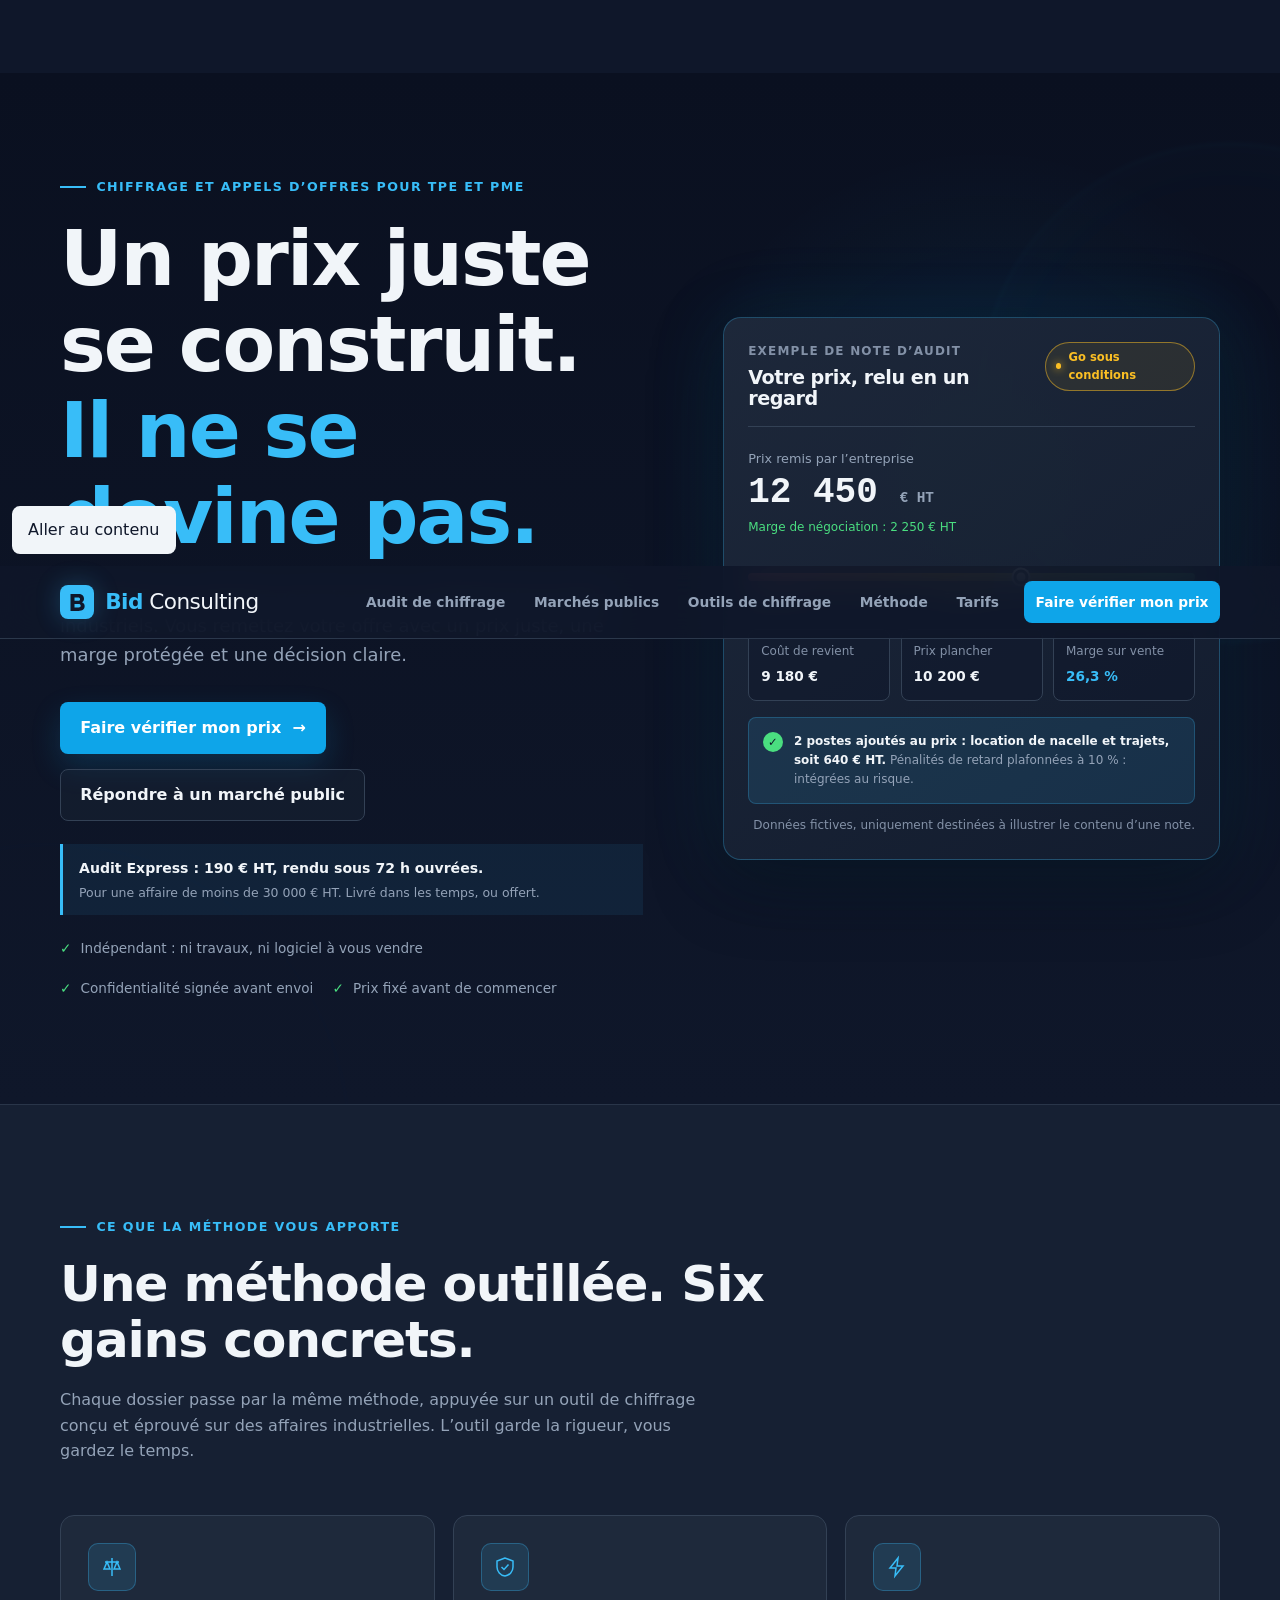
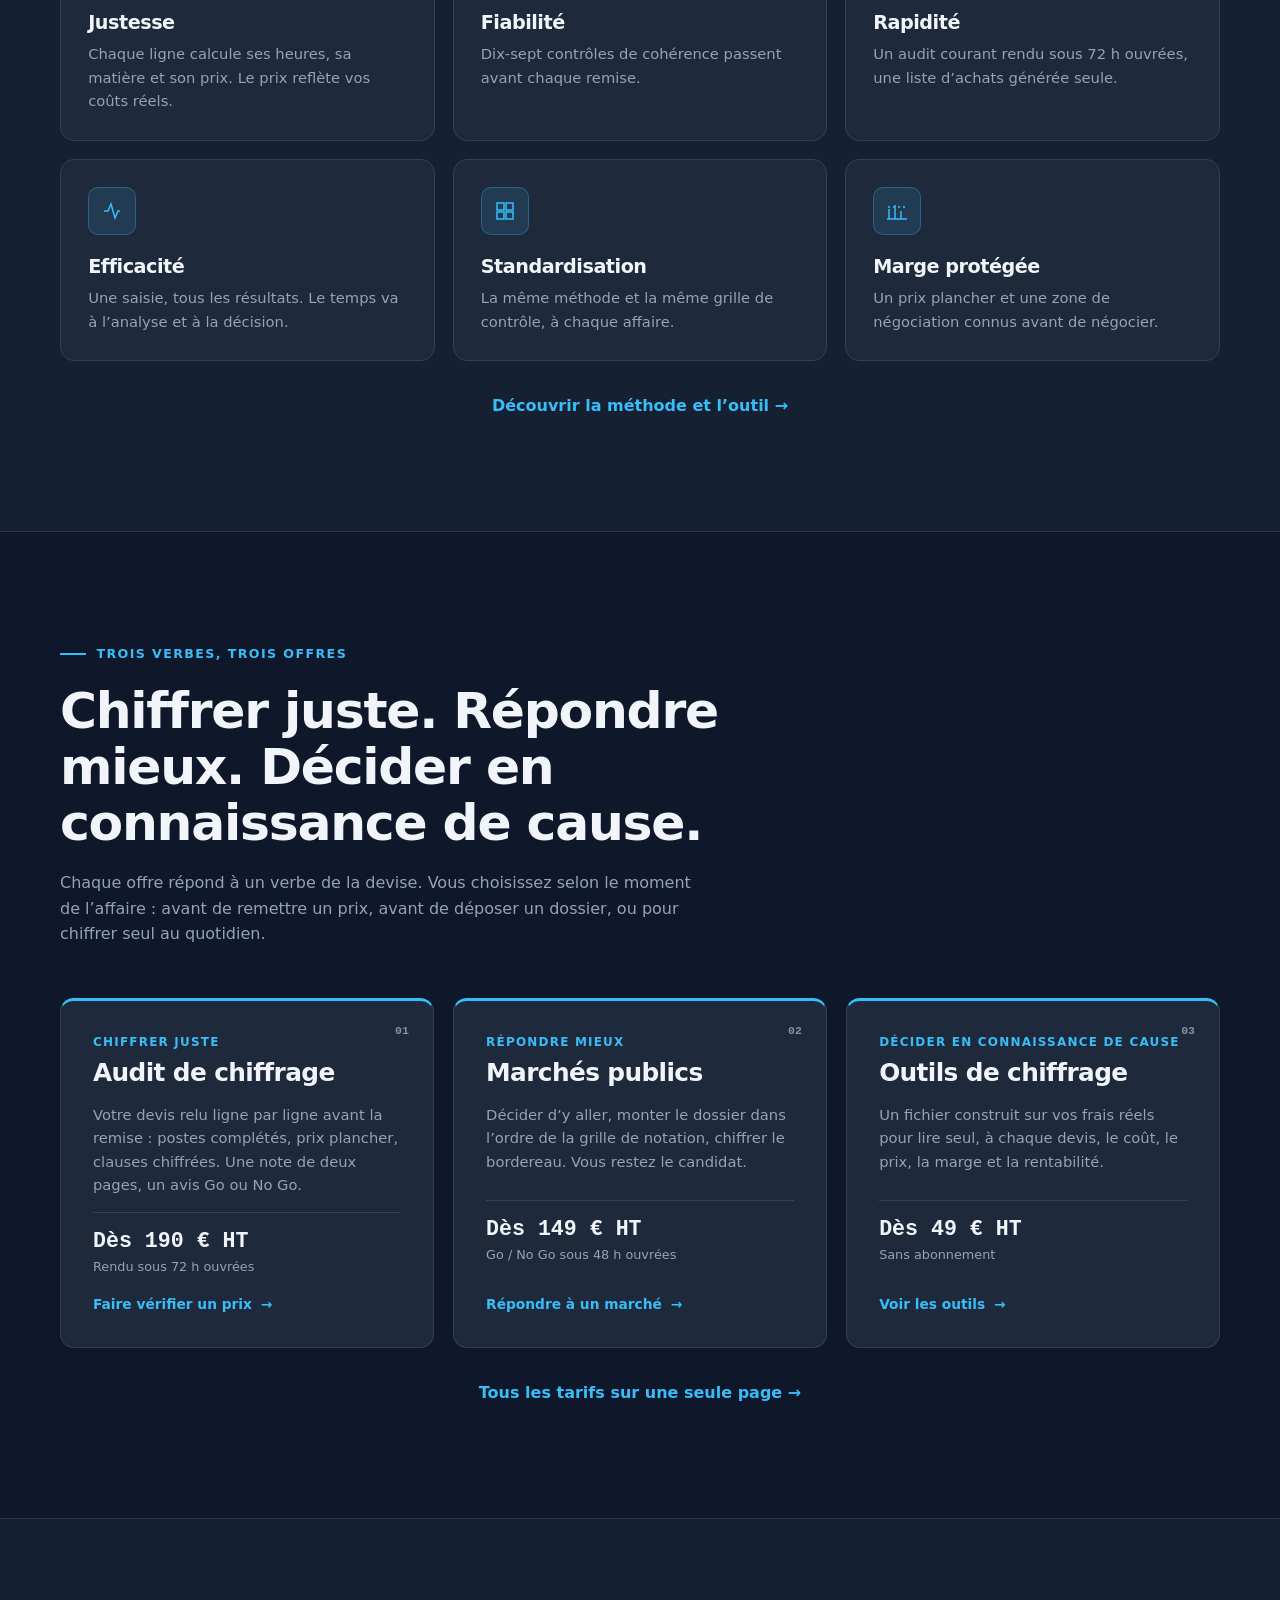
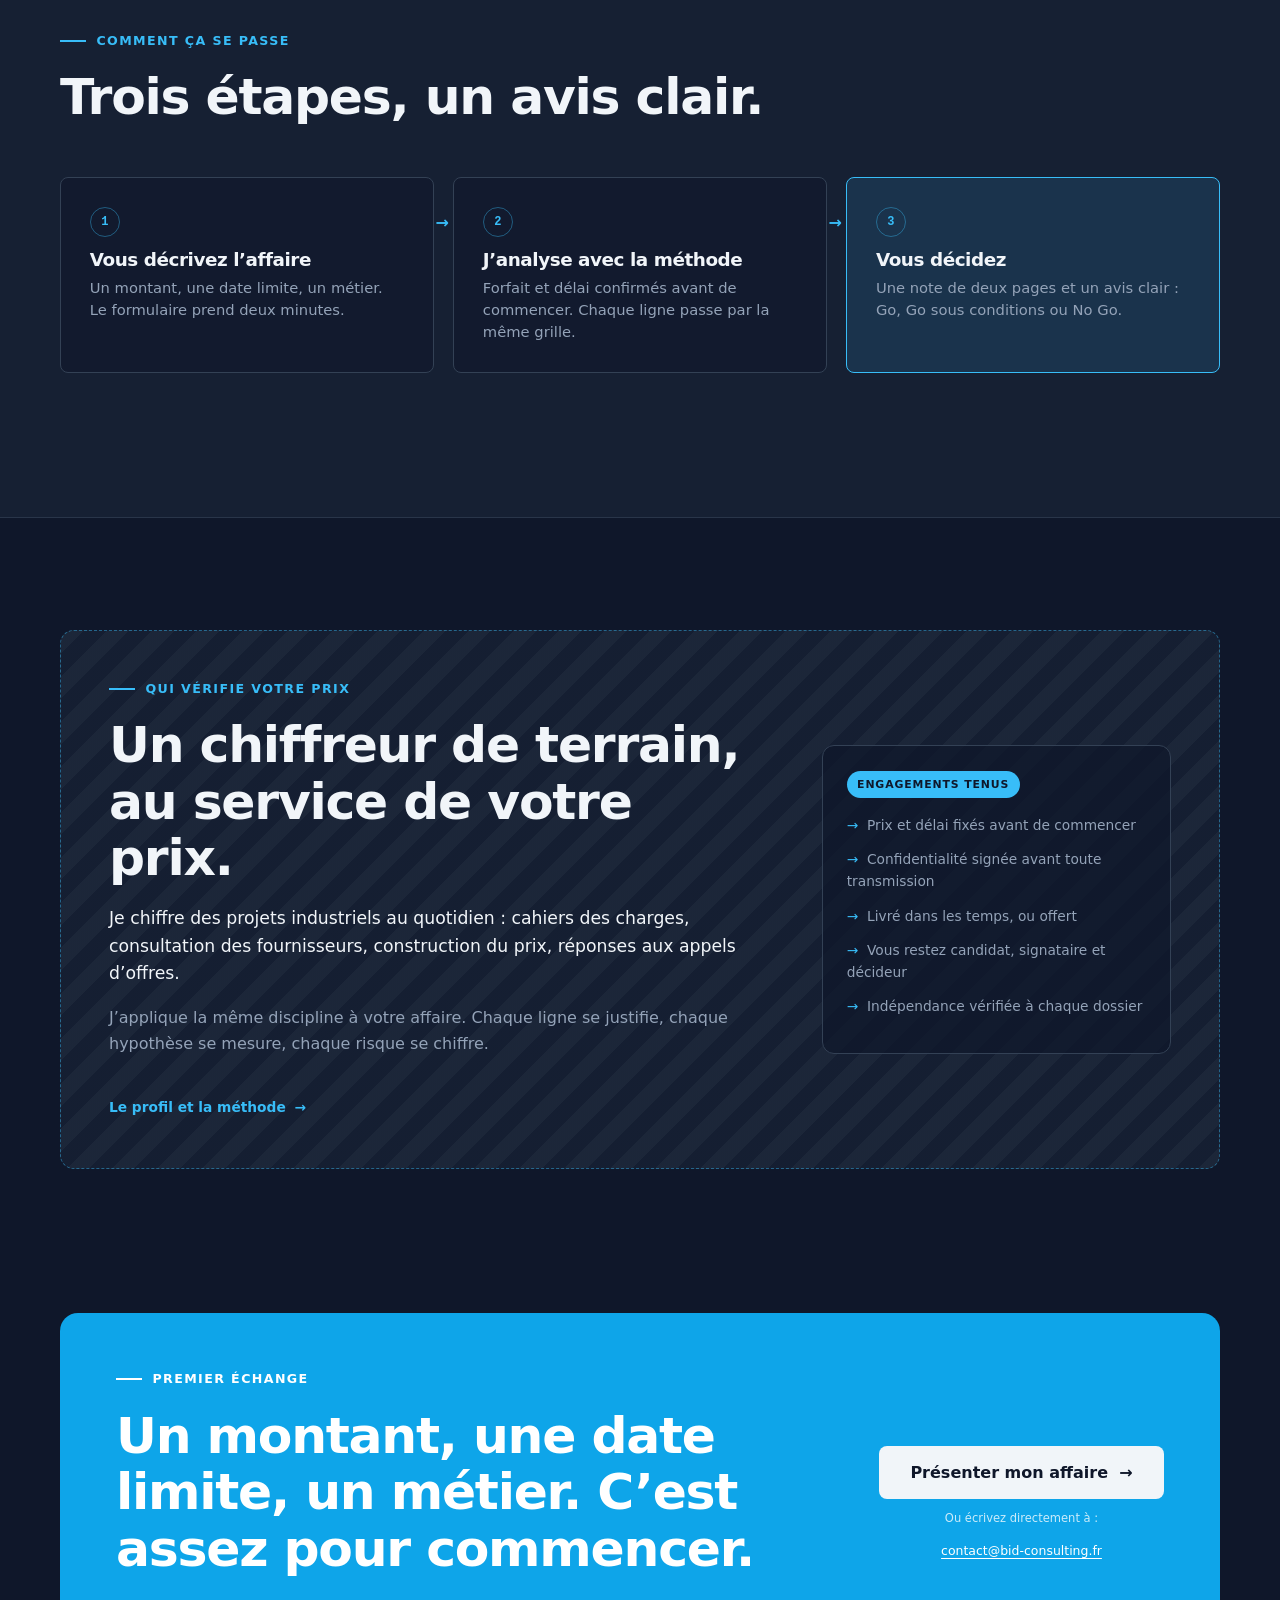
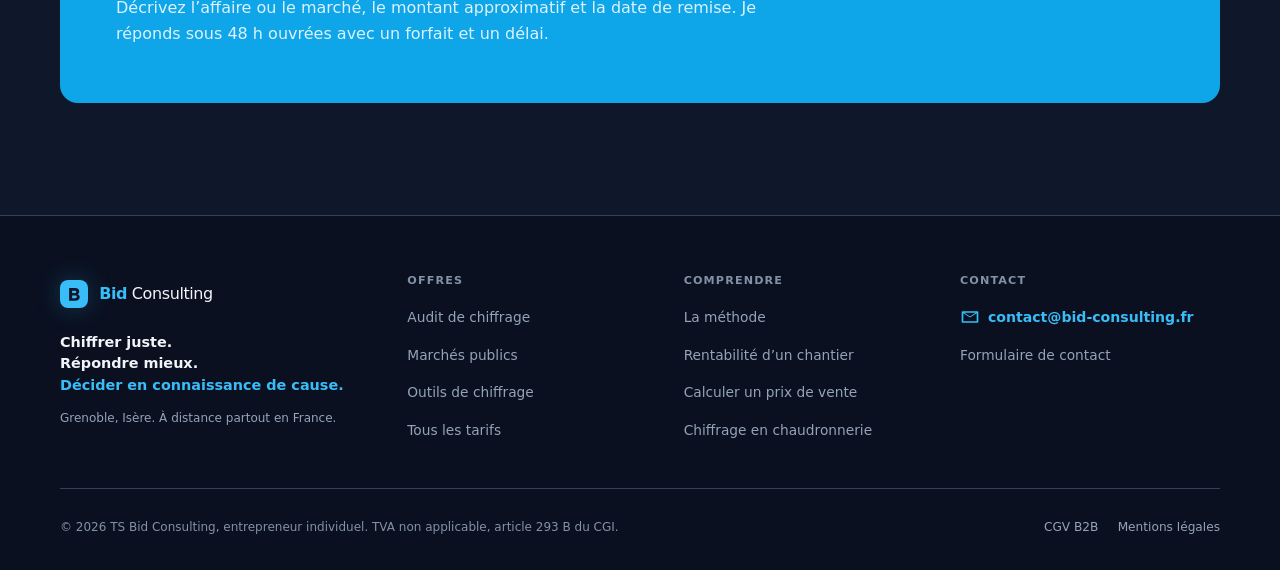
<file: site-vitrine-artisan.html>
<!doctype html>
<html lang="fr">
  <head>
    <meta charset="UTF-8" />
    <meta name="viewport" content="width=device-width, initial-scale=1" />
    <meta name="robots" content="noindex, follow" />
    <meta name="theme-color" content="#0f172a" />
    <meta http-equiv="refresh" content="0; url=index.html#offres" />
    <link rel="canonical" href="https://www.bid-consulting.fr/" />
    <title>Offre retirée | Bid Consulting</title>
    <link rel="icon" href="assets/img/favicon.svg" type="image/svg+xml" />
    <link rel="stylesheet" href="assets/css/main.css" />
  </head>
  <body class="page-erreur">
    <main class="erreur-404">
      <div class="conteneur erreur-404__contenu">
        <p class="eyebrow"><span></span> Offre retirée</p>
        <h1>La création de sites vitrines n’est plus proposée.</h1>
        <p>Bid Consulting se concentre désormais sur l’audit de chiffrage, les marchés publics et les outils de chiffrage. Vous allez être redirigé vers les offres.</p>
        <div class="hero__actions"><a class="btn btn--primaire" href="index.html#offres">Voir les offres</a></div>
      </div>
    </main>
  </body>
</html>
</file>
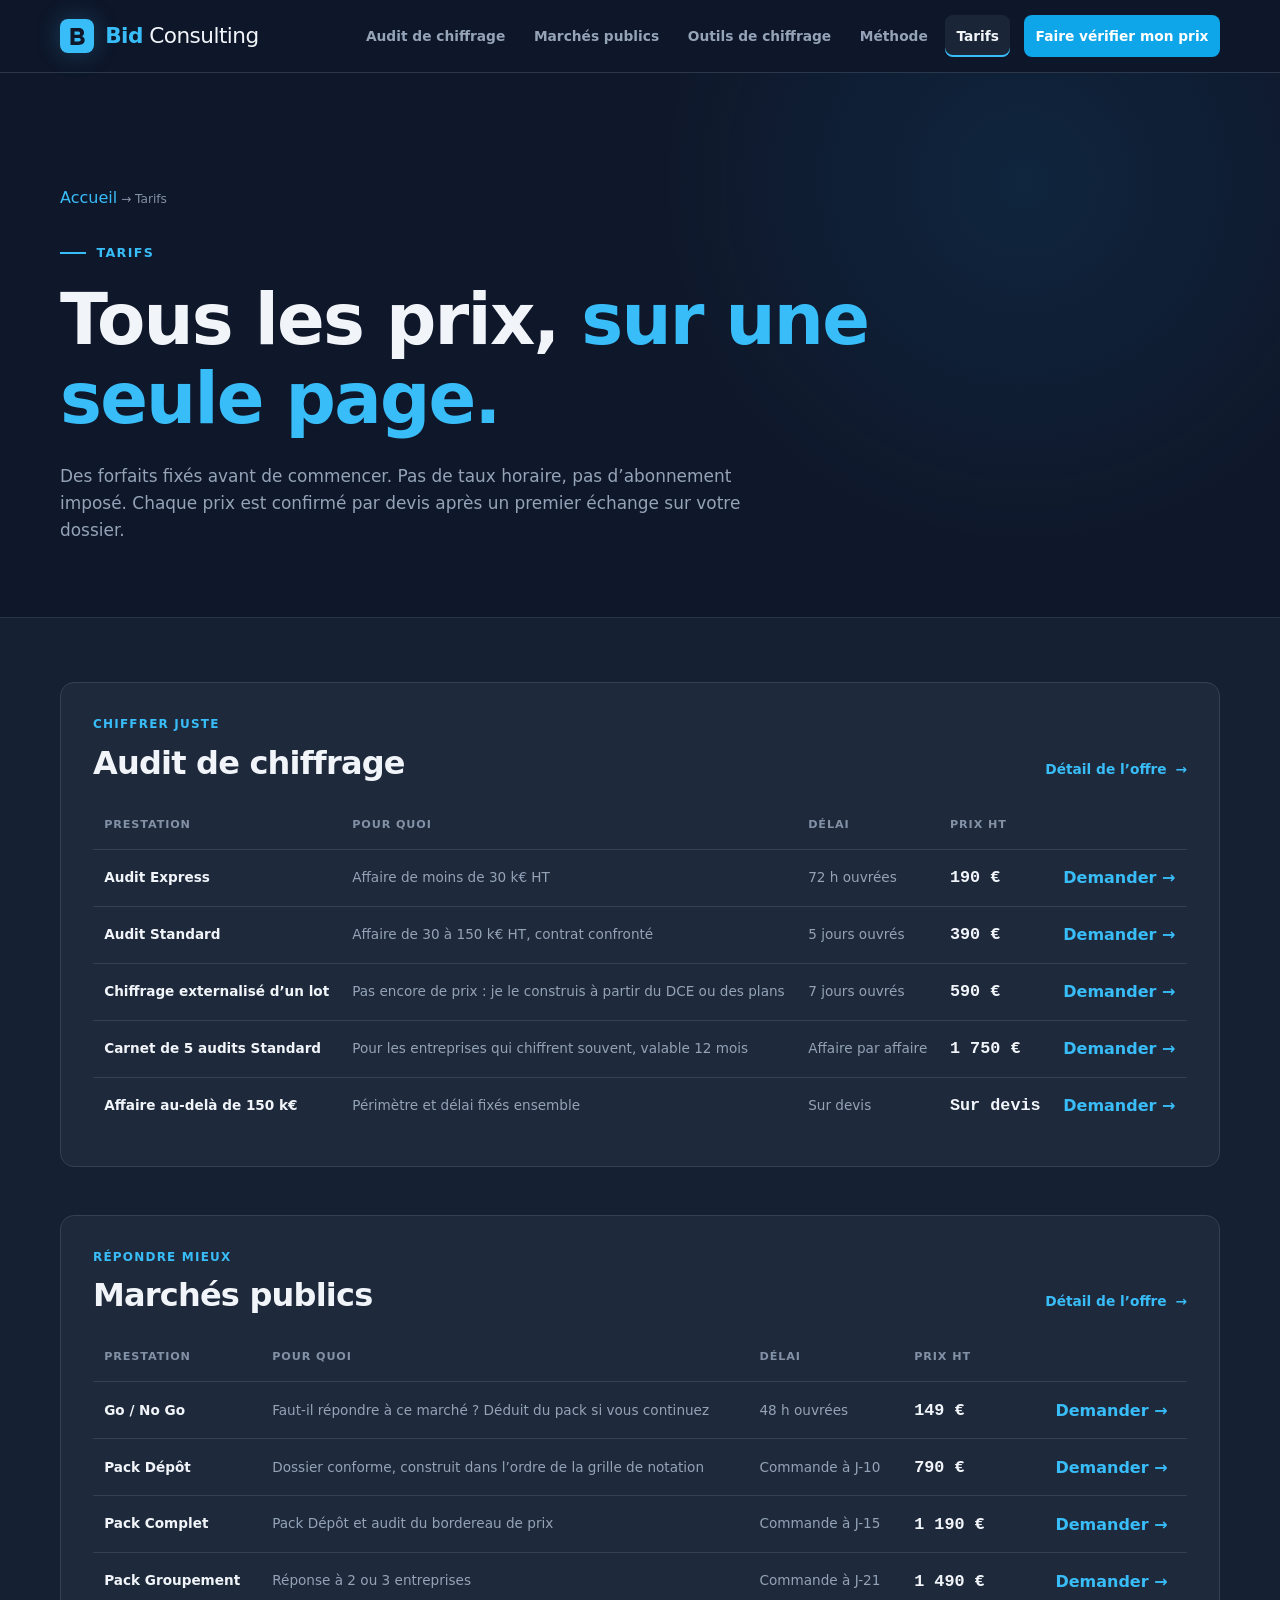
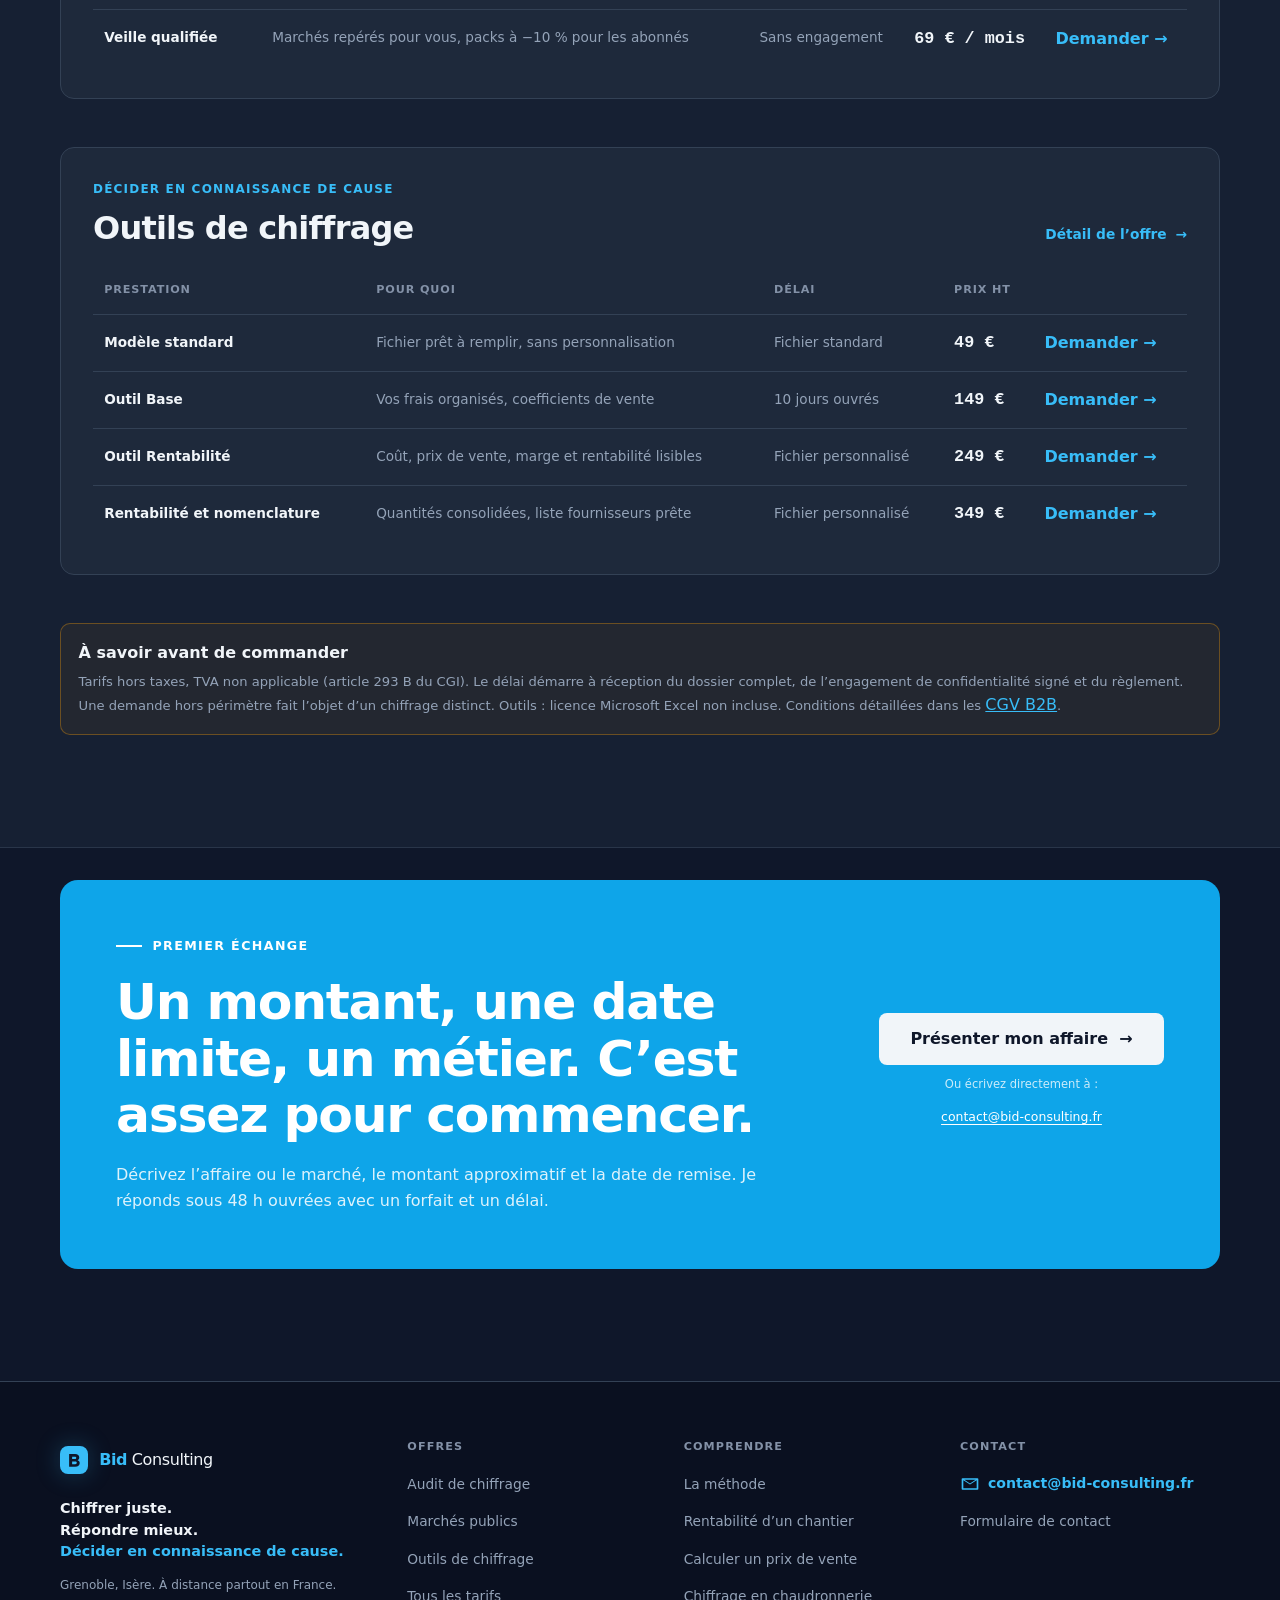
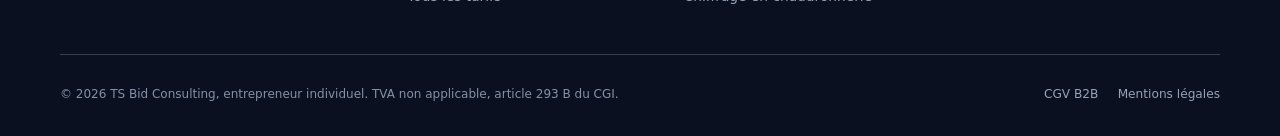
<file: tarifs.html>
<!doctype html>
<html lang="fr">
  <head>
    <meta charset="UTF-8" />
    <meta name="viewport" content="width=device-width, initial-scale=1" />
    <title>Tarifs chiffrage et marchés publics | Bid Consulting</title>
    <meta name="description" content="Tous les tarifs sur une page : audit de chiffrage dès 190 € HT, marchés publics dès 149 € HT, outils de chiffrage dès 49 € HT. Forfaits fixés d’avance." />
    <meta name="robots" content="index, follow, max-image-preview:large, max-snippet:-1" />
    <link rel="canonical" href="https://www.bid-consulting.fr/tarifs.html" />
    <meta name="author" content="Bid Consulting" />
    <meta name="theme-color" content="#0f172a" />
    <link rel="icon" href="favicon.ico" sizes="48x48" />
    <link rel="icon" href="assets/img/favicon.svg" type="image/svg+xml" />
    <link rel="icon" href="assets/img/favicon-96.png" sizes="96x96" type="image/png" />
    <link rel="apple-touch-icon" href="assets/img/apple-touch-icon.png" />
    <link rel="manifest" href="site.webmanifest" />
    <link rel="stylesheet" href="assets/css/main.css" />
    <meta property="og:type" content="website" />
    <meta property="og:locale" content="fr_FR" />
    <meta property="og:site_name" content="Bid Consulting" />
    <meta property="og:title" content="Tous les tarifs Bid Consulting, sur une seule page" />
    <meta property="og:description" content="Tous les tarifs sur une page : audit de chiffrage dès 190 € HT, marchés publics dès 149 € HT, outils de chiffrage dès 49 € HT. Forfaits fixés d’avance." />
    <meta property="og:url" content="https://www.bid-consulting.fr/tarifs.html" />
    <meta property="og:image" content="https://www.bid-consulting.fr/assets/img/og-bid-consulting.jpg" />
    <meta property="og:image:type" content="image/jpeg" />
    <meta property="og:image:width" content="1200" />
    <meta property="og:image:height" content="630" />
    <meta property="og:image:alt" content="Bid Consulting : audit de chiffrage, marchés publics et outils de chiffrage pour TPE et PME" />
    <meta name="twitter:card" content="summary_large_image" />
    <meta name="twitter:title" content="Tous les tarifs Bid Consulting, sur une seule page" />
    <meta name="twitter:description" content="Tous les tarifs sur une page : audit de chiffrage dès 190 € HT, marchés publics dès 149 € HT, outils de chiffrage dès 49 € HT. Forfaits fixés d’avance." />
    <meta name="twitter:image" content="https://www.bid-consulting.fr/assets/img/og-bid-consulting.jpg" />
    <script type="application/ld+json">
{
 "@context": "https://schema.org",
 "@graph": [
  {
   "@type": "ProfessionalService",
   "@id": "https://www.bid-consulting.fr/#entreprise",
   "name": "Bid Consulting",
   "alternateName": "TS Bid Consulting",
   "url": "https://www.bid-consulting.fr/",
   "logo": {
    "@type": "ImageObject",
    "url": "https://www.bid-consulting.fr/assets/img/logo-bid-consulting.png",
    "width": 512,
    "height": 512
   },
   "image": "https://www.bid-consulting.fr/assets/img/og-bid-consulting.jpg",
   "email": "contact@bid-consulting.fr",
   "identifier": "SIREN 107 430 423",
   "taxID": "107430423",
   "vatID": "FR51107430423",
   "address": {
    "@type": "PostalAddress",
    "streetAddress": "Place Robert Schuman",
    "postalCode": "38000",
    "addressLocality": "Grenoble",
    "addressRegion": "Auvergne-Rhône-Alpes",
    "addressCountry": "FR"
   },
   "areaServed": [
    {
     "@type": "City",
     "name": "Grenoble"
    },
    {
     "@type": "AdministrativeArea",
     "name": "Isère"
    },
    {
     "@type": "AdministrativeArea",
     "name": "Auvergne-Rhône-Alpes"
    },
    {
     "@type": "Country",
     "name": "France"
    }
   ],
   "description": "Audit de chiffrage avant remise d’offre, chiffrage externalisé, accompagnement des TPE et PME aux marchés publics et outils de chiffrage personnalisés. La méthode de chiffrage des projets industriels, au format TPE.",
   "knowsAbout": [
    "Audit de chiffrage",
    "Vérification de devis",
    "Chiffrage de projets",
    "Analyse de rentabilité",
    "Marchés publics",
    "Appels d’offres",
    "Mémoire technique",
    "Groupement momentané d’entreprises",
    "Critère environnemental des marchés publics",
    "Coefficient de vente",
    "Outils de chiffrage Excel"
   ],
   "priceRange": "49 € - 1 490 € HT",
   "currenciesAccepted": "EUR",
   "paymentAccepted": "Virement bancaire",
   "slogan": "Chiffrer juste. Répondre mieux. Décider en connaissance de cause.",
   "hasOfferCatalog": {
    "@id": "https://www.bid-consulting.fr/tarifs.html#offres"
   }
  },
  {
   "@type": "WebSite",
   "@id": "https://www.bid-consulting.fr/#site",
   "url": "https://www.bid-consulting.fr/",
   "name": "Bid Consulting",
   "inLanguage": "fr-FR",
   "publisher": {
    "@id": "https://www.bid-consulting.fr/#entreprise"
   }
  },
  {
   "@type": "WebPage",
   "@id": "https://www.bid-consulting.fr/tarifs.html#page",
   "url": "https://www.bid-consulting.fr/tarifs.html",
   "name": "Tarifs chiffrage et marchés publics | Bid Consulting",
   "description": "Tous les tarifs sur une page : audit de chiffrage dès 190 € HT, marchés publics dès 149 € HT, outils de chiffrage dès 49 € HT. Forfaits fixés d’avance.",
   "inLanguage": "fr-FR",
   "isPartOf": {
    "@id": "https://www.bid-consulting.fr/#site"
   },
   "about": {
    "@id": "https://www.bid-consulting.fr/#entreprise"
   },
   "breadcrumb": {
    "@id": "https://www.bid-consulting.fr/tarifs.html#fil"
   },
   "dateModified": "2026-11-01"
  },
  {
   "@type": "BreadcrumbList",
   "@id": "https://www.bid-consulting.fr/tarifs.html#fil",
   "itemListElement": [
    {
     "@type": "ListItem",
     "position": 1,
     "name": "Accueil",
     "item": "https://www.bid-consulting.fr/"
    },
    {
     "@type": "ListItem",
     "position": 2,
     "name": "Tarifs",
     "item": "https://www.bid-consulting.fr/tarifs.html"
    }
   ]
  },
  {
   "@type": "OfferCatalog",
   "@id": "https://www.bid-consulting.fr/tarifs.html#offres",
   "name": "Offres Bid Consulting",
   "itemListElement": [
    {
     "@type": "Offer",
     "name": "Audit de chiffrage Express",
     "price": "190",
     "priceCurrency": "EUR",
     "url": "https://www.bid-consulting.fr/audit-chiffrage.html",
     "availability": "https://schema.org/InStock",
     "priceSpecification": {
      "@type": "UnitPriceSpecification",
      "price": 190,
      "priceCurrency": "EUR",
      "valueAddedTaxIncluded": false
     },
     "description": "Affaire de moins de 30 000 € HT, rendu sous 72 heures ouvrées"
    },
    {
     "@type": "Offer",
     "name": "Audit de chiffrage Standard",
     "price": "390",
     "priceCurrency": "EUR",
     "url": "https://www.bid-consulting.fr/audit-chiffrage.html",
     "availability": "https://schema.org/InStock",
     "priceSpecification": {
      "@type": "UnitPriceSpecification",
      "price": 390,
      "priceCurrency": "EUR",
      "valueAddedTaxIncluded": false
     },
     "description": "Affaire de 30 000 à 150 000 € HT, rendu sous 5 jours ouvrés"
    },
    {
     "@type": "Offer",
     "name": "Chiffrage externalisé d’un lot",
     "price": "590",
     "priceCurrency": "EUR",
     "url": "https://www.bid-consulting.fr/audit-chiffrage.html",
     "availability": "https://schema.org/InStock",
     "priceSpecification": {
      "@type": "UnitPriceSpecification",
      "price": 590,
      "priceCurrency": "EUR",
      "valueAddedTaxIncluded": false
     },
     "description": "À partir du DCE ou des plans, sous 7 jours ouvrés"
    },
    {
     "@type": "Offer",
     "name": "Carnet de 5 audits de chiffrage Standard",
     "price": "1750",
     "priceCurrency": "EUR",
     "url": "https://www.bid-consulting.fr/audit-chiffrage.html",
     "availability": "https://schema.org/InStock",
     "priceSpecification": {
      "@type": "UnitPriceSpecification",
      "price": 1750,
      "priceCurrency": "EUR",
      "valueAddedTaxIncluded": false
     },
     "description": "Valable 12 mois"
    },
    {
     "@type": "Offer",
     "name": "Go / No Go marché public",
     "price": "149",
     "priceCurrency": "EUR",
     "url": "https://www.bid-consulting.fr/marches-publics-tpe.html",
     "availability": "https://schema.org/InStock",
     "priceSpecification": {
      "@type": "UnitPriceSpecification",
      "price": 149,
      "priceCurrency": "EUR",
      "valueAddedTaxIncluded": false
     },
     "description": "Analyse du DCE et décision sous 48 heures ouvrées"
    },
    {
     "@type": "Offer",
     "name": "Pack Dépôt",
     "price": "790",
     "priceCurrency": "EUR",
     "url": "https://www.bid-consulting.fr/marches-publics-tpe.html",
     "availability": "https://schema.org/InStock",
     "priceSpecification": {
      "@type": "UnitPriceSpecification",
      "price": 790,
      "priceCurrency": "EUR",
      "valueAddedTaxIncluded": false
     },
     "description": "Matrice de conformité, mémoire technique et commercial, volet environnemental"
    },
    {
     "@type": "Offer",
     "name": "Pack Complet",
     "price": "1190",
     "priceCurrency": "EUR",
     "url": "https://www.bid-consulting.fr/marches-publics-tpe.html",
     "availability": "https://schema.org/InStock",
     "priceSpecification": {
      "@type": "UnitPriceSpecification",
      "price": 1190,
      "priceCurrency": "EUR",
      "valueAddedTaxIncluded": false
     },
     "description": "Pack Dépôt, audit de chiffrage du bordereau de prix et relecture finale"
    },
    {
     "@type": "Offer",
     "name": "Pack Groupement",
     "price": "1490",
     "priceCurrency": "EUR",
     "url": "https://www.bid-consulting.fr/marches-publics-tpe.html",
     "availability": "https://schema.org/InStock",
     "priceSpecification": {
      "@type": "UnitPriceSpecification",
      "price": 1490,
      "priceCurrency": "EUR",
      "valueAddedTaxIncluded": false
     },
     "description": "Réponse en groupement de 2 ou 3 entreprises"
    },
    {
     "@type": "Offer",
     "name": "Veille qualifiée",
     "price": "69",
     "priceCurrency": "EUR",
     "url": "https://www.bid-consulting.fr/marches-publics-tpe.html",
     "availability": "https://schema.org/InStock",
     "priceSpecification": {
      "@type": "UnitPriceSpecification",
      "price": 69,
      "priceCurrency": "EUR",
      "valueAddedTaxIncluded": false,
      "unitText": "MON"
     },
     "description": "Sélection hebdomadaire de marchés publics, sans engagement"
    },
    {
     "@type": "Offer",
     "name": "Modèle standard de chiffrage",
     "price": "49",
     "priceCurrency": "EUR",
     "url": "https://www.bid-consulting.fr/outil-chiffrage-artisan.html",
     "availability": "https://schema.org/InStock",
     "priceSpecification": {
      "@type": "UnitPriceSpecification",
      "price": 49,
      "priceCurrency": "EUR",
      "valueAddedTaxIncluded": false
     }
    },
    {
     "@type": "Offer",
     "name": "Outil de chiffrage Base",
     "price": "149",
     "priceCurrency": "EUR",
     "url": "https://www.bid-consulting.fr/outil-chiffrage-artisan.html",
     "availability": "https://schema.org/InStock",
     "priceSpecification": {
      "@type": "UnitPriceSpecification",
      "price": 149,
      "priceCurrency": "EUR",
      "valueAddedTaxIncluded": false
     }
    },
    {
     "@type": "Offer",
     "name": "Outil de chiffrage Rentabilité",
     "price": "249",
     "priceCurrency": "EUR",
     "url": "https://www.bid-consulting.fr/outil-chiffrage-artisan.html",
     "availability": "https://schema.org/InStock",
     "priceSpecification": {
      "@type": "UnitPriceSpecification",
      "price": 249,
      "priceCurrency": "EUR",
      "valueAddedTaxIncluded": false
     }
    },
    {
     "@type": "Offer",
     "name": "Outil de chiffrage Rentabilité et nomenclature",
     "price": "349",
     "priceCurrency": "EUR",
     "url": "https://www.bid-consulting.fr/outil-chiffrage-artisan.html",
     "availability": "https://schema.org/InStock",
     "priceSpecification": {
      "@type": "UnitPriceSpecification",
      "price": 349,
      "priceCurrency": "EUR",
      "valueAddedTaxIncluded": false
     }
    }
   ],
   "provider": {
    "@id": "https://www.bid-consulting.fr/#entreprise"
   }
  }
 ]
}
    </script>
    <script data-goatcounter="https://bid-consulting.goatcounter.com/count" async src="https://gc.zgo.at/count.js"></script>
    <script src="assets/js/main.js" defer></script>
  </head>
  <body class="page-service">
    <a class="skip-link" href="#contenu">Aller au contenu</a>
    <header class="topbar"><div class="conteneur topbar__inner"><a class="marque" href="./" aria-label="Bid Consulting, accueil"><svg class="marque__logo" viewBox="0 0 48 48" aria-hidden="true"><path d="M11 8h16c7 0 11 3.8 11 9.3 0 3.3-1.7 5.9-4.5 7.3 3.7 1.2 5.8 4.1 5.8 7.6C39.3 38.7 34.6 42 27 42H11V8Zm8 7v6.5h7.4c2.3 0 3.7-1.1 3.7-3.2 0-2.2-1.4-3.3-3.9-3.3H19Zm0 13.2V35h8.3c2.7 0 4.1-1.1 4.1-3.4 0-2.2-1.5-3.4-4.3-3.4H19Z"/></svg><span><strong>Bid</strong> Consulting</span></a><button class="nav-toggle" type="button" aria-expanded="false" aria-controls="navigation"><span class="sr-only">Ouvrir le menu</span><span></span><span></span><span></span></button><nav id="navigation" class="nav" aria-label="Navigation principale"><a class="nav__lien" href="audit-chiffrage.html">Audit de chiffrage</a><a class="nav__lien" href="marches-publics-tpe.html">Marchés publics</a><a class="nav__lien" href="outil-chiffrage-artisan.html">Outils de chiffrage</a><a class="nav__lien" href="approche.html">Méthode</a><a class="nav__lien" href="tarifs.html" aria-current="page">Tarifs</a><a class="nav__lien nav__lien--cta" href="contact.html" data-goatcounter-click="nav-cta">Faire vérifier mon prix</a></nav></div></header>
    <main id="contenu">
      <section class="service-hero service-hero--court"><div class="conteneur">
        <p class="fil-ariane"><a href="./">Accueil</a> → Tarifs</p>
        <p class="eyebrow"><span></span> Tarifs</p>
        <h1>Tous les prix, <em>sur une seule page.</em></h1>
        <p class="service-hero__texte">Des forfaits fixés avant de commencer. Pas de taux horaire, pas d’abonnement imposé. Chaque prix est confirmé par devis après un premier échange sur votre dossier.</p>
      </div></section>
      <section class="section section--surface section--tarifs"><div class="conteneur">
        <section class="bloc-tarifs" aria-labelledby="t-audit"><div class="bloc-tarifs__tete"><p class="pilier__verbe">Chiffrer juste</p><h2 id="t-audit">Audit de chiffrage</h2><a class="niveau__lien" href="audit-chiffrage.html">Détail de l’offre <span>→</span></a></div><table class="tableau-tarifs"><thead><tr><th scope="col">Prestation</th><th scope="col">Pour quoi</th><th scope="col">Délai</th><th scope="col">Prix HT</th><th scope="col"><span class="sr-only">Action</span></th></tr></thead><tbody><tr><th scope="row">Audit Express</th><td data-label="Pour quoi">Affaire de moins de 30 k€ HT</td><td data-label="Délai">72 h ouvrées</td><td data-label="Prix HT" class="tableau-tarifs__prix">190 €</td><td><a href="contact.html?offre=audit-chiffrage-express" data-goatcounter-click="tarifs-audit-chiffrage-express">Demander <span aria-hidden="true">→</span></a></td></tr><tr><th scope="row">Audit Standard</th><td data-label="Pour quoi">Affaire de 30 à 150 k€ HT, contrat confronté</td><td data-label="Délai">5 jours ouvrés</td><td data-label="Prix HT" class="tableau-tarifs__prix">390 €</td><td><a href="contact.html?offre=audit-chiffrage-standard" data-goatcounter-click="tarifs-audit-chiffrage-standard">Demander <span aria-hidden="true">→</span></a></td></tr><tr><th scope="row">Chiffrage externalisé d’un lot</th><td data-label="Pour quoi">Pas encore de prix : je le construis à partir du DCE ou des plans</td><td data-label="Délai">7 jours ouvrés</td><td data-label="Prix HT" class="tableau-tarifs__prix">590 €</td><td><a href="contact.html?offre=chiffrage-externalise" data-goatcounter-click="tarifs-chiffrage-externalise">Demander <span aria-hidden="true">→</span></a></td></tr><tr><th scope="row">Carnet de 5 audits Standard</th><td data-label="Pour quoi">Pour les entreprises qui chiffrent souvent, valable 12 mois</td><td data-label="Délai">Affaire par affaire</td><td data-label="Prix HT" class="tableau-tarifs__prix">1 750 €</td><td><a href="contact.html?offre=carnet" data-goatcounter-click="tarifs-carnet">Demander <span aria-hidden="true">→</span></a></td></tr><tr><th scope="row">Affaire au-delà de 150 k€</th><td data-label="Pour quoi">Périmètre et délai fixés ensemble</td><td data-label="Délai">Sur devis</td><td data-label="Prix HT" class="tableau-tarifs__prix">Sur devis</td><td><a href="contact.html?offre=conseil" data-goatcounter-click="tarifs-conseil">Demander <span aria-hidden="true">→</span></a></td></tr></tbody></table></section><section class="bloc-tarifs" aria-labelledby="t-march"><div class="bloc-tarifs__tete"><p class="pilier__verbe">Répondre mieux</p><h2 id="t-march">Marchés publics</h2><a class="niveau__lien" href="marches-publics-tpe.html">Détail de l’offre <span>→</span></a></div><table class="tableau-tarifs"><thead><tr><th scope="col">Prestation</th><th scope="col">Pour quoi</th><th scope="col">Délai</th><th scope="col">Prix HT</th><th scope="col"><span class="sr-only">Action</span></th></tr></thead><tbody><tr><th scope="row">Go / No Go</th><td data-label="Pour quoi">Faut-il répondre à ce marché ? Déduit du pack si vous continuez</td><td data-label="Délai">48 h ouvrées</td><td data-label="Prix HT" class="tableau-tarifs__prix">149 €</td><td><a href="contact.html?offre=go-no-go" data-goatcounter-click="tarifs-go-no-go">Demander <span aria-hidden="true">→</span></a></td></tr><tr><th scope="row">Pack Dépôt</th><td data-label="Pour quoi">Dossier conforme, construit dans l’ordre de la grille de notation</td><td data-label="Délai">Commande à J-10</td><td data-label="Prix HT" class="tableau-tarifs__prix">790 €</td><td><a href="contact.html?offre=pack-depot" data-goatcounter-click="tarifs-pack-depot">Demander <span aria-hidden="true">→</span></a></td></tr><tr><th scope="row">Pack Complet</th><td data-label="Pour quoi">Pack Dépôt et audit du bordereau de prix</td><td data-label="Délai">Commande à J-15</td><td data-label="Prix HT" class="tableau-tarifs__prix">1 190 €</td><td><a href="contact.html?offre=pack-complet" data-goatcounter-click="tarifs-pack-complet">Demander <span aria-hidden="true">→</span></a></td></tr><tr><th scope="row">Pack Groupement</th><td data-label="Pour quoi">Réponse à 2 ou 3 entreprises</td><td data-label="Délai">Commande à J-21</td><td data-label="Prix HT" class="tableau-tarifs__prix">1 490 €</td><td><a href="contact.html?offre=pack-groupement" data-goatcounter-click="tarifs-pack-groupement">Demander <span aria-hidden="true">→</span></a></td></tr><tr><th scope="row">Veille qualifiée</th><td data-label="Pour quoi">Marchés repérés pour vous, packs à −10 % pour les abonnés</td><td data-label="Délai">Sans engagement</td><td data-label="Prix HT" class="tableau-tarifs__prix">69 € / mois</td><td><a href="contact.html?offre=veille" data-goatcounter-click="tarifs-veille">Demander <span aria-hidden="true">→</span></a></td></tr></tbody></table></section><section class="bloc-tarifs" aria-labelledby="t-outil"><div class="bloc-tarifs__tete"><p class="pilier__verbe">Décider en connaissance de cause</p><h2 id="t-outil">Outils de chiffrage</h2><a class="niveau__lien" href="outil-chiffrage-artisan.html">Détail de l’offre <span>→</span></a></div><table class="tableau-tarifs"><thead><tr><th scope="col">Prestation</th><th scope="col">Pour quoi</th><th scope="col">Délai</th><th scope="col">Prix HT</th><th scope="col"><span class="sr-only">Action</span></th></tr></thead><tbody><tr><th scope="row">Modèle standard</th><td data-label="Pour quoi">Fichier prêt à remplir, sans personnalisation</td><td data-label="Délai">Fichier standard</td><td data-label="Prix HT" class="tableau-tarifs__prix">49 €</td><td><a href="contact.html?offre=excel-modele" data-goatcounter-click="tarifs-excel-modele">Demander <span aria-hidden="true">→</span></a></td></tr><tr><th scope="row">Outil Base</th><td data-label="Pour quoi">Vos frais organisés, coefficients de vente</td><td data-label="Délai">10 jours ouvrés</td><td data-label="Prix HT" class="tableau-tarifs__prix">149 €</td><td><a href="contact.html?offre=excel-base" data-goatcounter-click="tarifs-excel-base">Demander <span aria-hidden="true">→</span></a></td></tr><tr><th scope="row">Outil Rentabilité</th><td data-label="Pour quoi">Coût, prix de vente, marge et rentabilité lisibles</td><td data-label="Délai">Fichier personnalisé</td><td data-label="Prix HT" class="tableau-tarifs__prix">249 €</td><td><a href="contact.html?offre=excel-analyse" data-goatcounter-click="tarifs-excel-analyse">Demander <span aria-hidden="true">→</span></a></td></tr><tr><th scope="row">Rentabilité et nomenclature</th><td data-label="Pour quoi">Quantités consolidées, liste fournisseurs prête</td><td data-label="Délai">Fichier personnalisé</td><td data-label="Prix HT" class="tableau-tarifs__prix">349 €</td><td><a href="contact.html?offre=excel-bom" data-goatcounter-click="tarifs-excel-bom">Demander <span aria-hidden="true">→</span></a></td></tr></tbody></table></section>
        <div class="note-licence"><strong>À savoir avant de commander</strong>
          <span>Tarifs hors taxes, TVA non applicable (article 293 B du CGI). Le délai démarre à réception du dossier complet, de l’engagement de confidentialité signé et du règlement. Une demande hors périmètre fait l’objet d’un chiffrage distinct. Outils : licence Microsoft Excel non incluse. Conditions détaillées dans les <a href="documents/CGV_B2B_Bid_Consulting.pdf" target="_blank" rel="noopener">CGV B2B</a>.</span></div>
      </div></section>
      <section id="contact" class="section contact"><div class="conteneur"><div class="contact__carte"><div><p class="eyebrow"><span></span> Premier échange</p><h2>Un montant, une date limite, un métier. C’est assez pour commencer.</h2><p>Décrivez l’affaire ou le marché, le montant approximatif et la date de remise. Je réponds sous 48 h ouvrées avec un forfait et un délai.</p></div><div class="contact__action"><a class="btn btn--clair" href="contact.html" data-goatcounter-click="conversion-contact-final">Présenter mon affaire <span>→</span></a><p>Ou écrivez directement à :</p><a class="contact__email" href="mailto:contact@bid-consulting.fr">contact@bid-consulting.fr</a></div></div></div></section>
    </main>
    <footer class="pied"><div class="conteneur"><div class="pied__grille"><div class="pied__marque"><a class="marque marque--footer" href="./"><svg class="marque__logo" viewBox="0 0 48 48" aria-hidden="true"><path d="M11 8h16c7 0 11 3.8 11 9.3 0 3.3-1.7 5.9-4.5 7.3 3.7 1.2 5.8 4.1 5.8 7.6C39.3 38.7 34.6 42 27 42H11V8Zm8 7v6.5h7.4c2.3 0 3.7-1.1 3.7-3.2 0-2.2-1.4-3.3-3.9-3.3H19Zm0 13.2V35h8.3c2.7 0 4.1-1.1 4.1-3.4 0-2.2-1.5-3.4-4.3-3.4H19Z"/></svg><span><strong>Bid</strong> Consulting</span></a><p class="pied__devise">Chiffrer juste.<br />Répondre mieux.<br /><span>Décider en connaissance de cause.</span></p><p>Grenoble, Isère. À distance partout en France.</p></div><nav class="pied__col" aria-label="Offres"><p class="pied__titre">Offres</p><a href="audit-chiffrage.html">Audit de chiffrage</a><a href="marches-publics-tpe.html">Marchés publics</a><a href="outil-chiffrage-artisan.html">Outils de chiffrage</a><a href="tarifs.html">Tous les tarifs</a></nav><nav class="pied__col" aria-label="Comprendre"><p class="pied__titre">Comprendre</p><a href="approche.html">La méthode</a><a href="analyse-rentabilite-chantier.html">Rentabilité d’un chantier</a><a href="calcul-prix-vente-artisan.html">Calculer un prix de vente</a><a href="chiffrage-chaudronnerie.html">Chiffrage en chaudronnerie</a></nav><div class="pied__col"><p class="pied__titre">Contact</p><a class="pied__email" href="mailto:contact@bid-consulting.fr"><svg viewBox="0 0 24 24" aria-hidden="true"><path d="M3 5h18a1 1 0 0 1 1 1v12a1 1 0 0 1-1 1H3a1 1 0 0 1-1-1V6a1 1 0 0 1 1-1Zm1 2.4V17h16V7.4l-8 5.3-8-5.3ZM5.2 7 12 11.5 18.8 7H5.2Z"/></svg>contact@bid-consulting.fr</a><a href="contact.html">Formulaire de contact</a></div></div><div class="pied__bas"><p>© <span id="annee">2026</span> TS Bid Consulting, entrepreneur individuel. TVA non applicable, article 293 B du CGI.</p><nav aria-label="Informations légales"><a href="documents/CGV_B2B_Bid_Consulting.pdf" target="_blank" rel="noopener">CGV B2B</a><a href="mentions-legales.html">Mentions légales</a></nav></div></div></footer>
  </body>
</html>
</file>
<file: assets/css/main.css>
:root {
  --fond: #0f172a;
  --fond-profond: #0a1020;
  --surface: #1e293b;
  --surface-2: #162033;
  --bordure: #334155;
  --bleu: #38bdf8;
  --bleu-fonce: #0ea5e9;
  --bleu-voile: rgba(56, 189, 248, 0.12);
  --encre: #f1f5f9;
  --texte: #94a3b8;
  --faible: #64748b;
  --vert: #4ade80;
  --ambre: #fbbf24;
  --rouge: #f87171;
  --radius: 14px;
  --radius-sm: 8px;
  --ombre: 0 24px 70px rgba(0, 0, 0, 0.34);
  --max: 1160px;
  --font: "Inter", "IBM Plex Sans", system-ui, -apple-system, "Segoe UI", sans-serif;
}

*, *::before, *::after { box-sizing: border-box; }
html { scroll-behavior: smooth; }
body { margin: 0; overflow-x: hidden; color: var(--encre); background: var(--fond); font-family: var(--font); line-height: 1.6; -webkit-font-smoothing: antialiased; }
body, button, a { font-size: 1rem; }
a { color: inherit; text-decoration: none; }
button { font-family: inherit; }
svg { display: block; }
h1, h2, h3, p { margin-top: 0; }
h1, h2, h3 { line-height: 1.12; letter-spacing: -0.025em; }
h1 { max-width: 780px; margin-bottom: 1.5rem; font-size: clamp(2.75rem, 6vw, 5.35rem); font-weight: 720; }
h1 em { color: var(--bleu); font-style: normal; }
h2 { margin-bottom: 1.15rem; font-size: clamp(2rem, 4vw, 3.15rem); }
h3 { font-size: 1.35rem; }
p { color: var(--texte); }
:focus-visible { outline: 2px solid var(--bleu); outline-offset: 4px; border-radius: 4px; }
.sr-only { position: absolute; width: 1px; height: 1px; overflow: hidden; clip: rect(0,0,0,0); }
.skip-link { position: fixed; top: .75rem; left: .75rem; z-index: 100; padding: .7rem 1rem; color: var(--fond); background: var(--encre); border-radius: var(--radius-sm); transform: translateY(-150%); }
.skip-link:focus { transform: translateY(0); }
.conteneur { width: min(calc(100% - 3rem), var(--max)); margin-inline: auto; }
.section { position: relative; padding: 7rem 0; overflow: hidden; }
.section[id] { scroll-margin-top: 72px; }
.section--surface { background: var(--surface-2); border-block: 1px solid rgba(51,65,85,.65); }

.topbar { position: sticky; top: 0; z-index: 20; border-bottom: 1px solid rgba(51,65,85,.8); background: rgba(15,23,42,.9); backdrop-filter: blur(16px); }
.topbar__inner { min-height: 72px; display: flex; align-items: center; justify-content: space-between; gap: 2rem; }
.marque { display: inline-flex; align-items: center; gap: .7rem; min-height: 44px; color: var(--encre); font-size: 1.35rem; font-weight: 500; letter-spacing: -.025em; }
.marque strong { color: var(--bleu); }
.marque__logo { width: 34px; height: 34px; padding: 5px; fill: var(--fond); background: var(--bleu); border-radius: 8px; box-shadow: 0 0 24px rgba(56,189,248,.25); }
.nav { display: flex; align-items: center; gap: .35rem; }
.nav__lien { padding: .6rem .72rem; color: var(--texte); border-radius: var(--radius-sm); font-size: .86rem; font-weight: 580; }
.nav__lien:hover, .nav__lien.is-active { color: var(--encre); background: rgba(30,41,59,.85); }
.nav__lien--cta { margin-left: .5rem; color: white; background: var(--bleu-fonce); }
.nav__lien--cta:hover { background: var(--bleu); color: var(--fond); }
.nav-toggle { display: none; width: 42px; height: 42px; padding: 9px; border: 1px solid var(--bordure); border-radius: 8px; background: transparent; }
.nav-toggle span:not(.sr-only) { display: block; height: 2px; margin: 5px 0; background: var(--encre); }

.hero { min-height: calc(100vh - 72px); display: flex; align-items: center; padding-block: 6.5rem; background: radial-gradient(circle at 77% 38%, rgba(14,165,233,.09), transparent 27%), linear-gradient(180deg, var(--fond-profond), var(--fond)); }
.hero__grille { position: relative; z-index: 1; display: grid; grid-template-columns: 1.08fr .92fr; align-items: center; gap: 5rem; }
.hero__grille > *, .methode__grille > *, .preuve__carte > * { min-width: 0; }
.eyebrow { display: flex; align-items: center; gap: .65rem; margin-bottom: 1.15rem; color: var(--bleu); font-size: .79rem; font-weight: 700; letter-spacing: .11em; text-transform: uppercase; }
.eyebrow span { width: 26px; height: 2px; background: var(--bleu); }
.hero__texte { max-width: 680px; margin-bottom: 2rem; font-size: 1.12rem; }
.hero__actions { display: flex; flex-wrap: wrap; gap: .9rem; margin-bottom: 1.8rem; }
.btn { display: inline-flex; align-items: center; justify-content: center; gap: .7rem; min-height: 50px; padding: .78rem 1.2rem; border: 1px solid transparent; border-radius: var(--radius-sm); font-weight: 650; transition: .2s ease; }
.btn:hover { transform: translateY(-2px); }
.btn--primaire { color: white; background: var(--bleu-fonce); box-shadow: 0 12px 30px rgba(14,165,233,.18); }
.btn--primaire:hover { background: var(--bleu); color: var(--fond); }
.btn--secondaire { border-color: var(--bordure); color: var(--encre); background: rgba(30,41,59,.35); }
.btn--secondaire:hover { border-color: rgba(56,189,248,.55); background: var(--bleu-voile); }
.btn--clair { color: var(--fond); background: var(--encre); white-space: nowrap; }
.hero__preuves { display: flex; flex-wrap: wrap; gap: 1.2rem; margin: 0; padding: 0; list-style: none; color: var(--texte); font-size: .85rem; }
.hero__preuves span { margin-right: .3rem; color: var(--vert); }
.hero__repere { display: grid; gap: .25rem; max-width: 660px; margin: -.35rem 0 1.4rem; padding: .8rem 1rem; border-left: 3px solid var(--bleu); color: var(--texte); background: rgba(56,189,248,.08); font-size: .88rem; }
.hero__repere strong { color: var(--encre); }
.hero__repere > span { font-size: .78rem; line-height: 1.5; }
.hero__repere b { color: var(--encre); }
.halo { position: absolute; border-radius: 50%; filter: blur(2px); opacity: .42; pointer-events: none; }
.halo--un { right: -200px; top: 70px; width: 500px; height: 500px; border: 1px solid rgba(56,189,248,.18); box-shadow: inset 0 0 100px rgba(56,189,248,.05); }
.halo--deux { left: -250px; bottom: -340px; width: 600px; height: 600px; border: 1px solid rgba(56,189,248,.08); }

.pilotage { position: relative; padding: 1.5rem; border: 1px solid rgba(56,189,248,.28); border-radius: 18px; background: linear-gradient(145deg, rgba(30,41,59,.97), rgba(19,29,47,.97)); box-shadow: var(--ombre); }
.pilotage::before { content: ""; position: absolute; inset: -1px; z-index: -1; border-radius: inherit; box-shadow: 0 0 80px rgba(14,165,233,.12); }
.pilotage__haut { display: flex; justify-content: space-between; gap: 1rem; padding-bottom: 1rem; border-bottom: 1px solid var(--bordure); }
.micro { margin-bottom: .35rem; color: var(--faible); font-size: .7rem; font-weight: 750; letter-spacing: .1em; }
.pilotage h2 { margin: 0; font-size: 1.2rem; }
.statut { align-self: flex-start; display: inline-flex; align-items: center; gap: .45rem; padding: .3rem .6rem; border: 1px solid rgba(74,222,128,.45); border-radius: 999px; color: var(--vert); background: rgba(74,222,128,.1); font-size: .72rem; font-weight: 700; }
.statut i { width: 6px; height: 6px; border-radius: 50%; background: currentColor; box-shadow: 0 0 9px currentColor; }
.prix { padding: 1.4rem 0 1.2rem; }
.prix p { margin-bottom: .15rem; font-size: .8rem; }
.prix strong { display: block; color: var(--encre); font-family: ui-monospace, Consolas, monospace; font-size: 2.25rem; line-height: 1.15; }
.prix small { font-size: .9rem; color: var(--texte); }
.prix span { color: var(--vert); font-size: .75rem; }
.jauge { padding: .9rem 0 1.3rem; }
.jauge__rail { position: relative; height: 8px; overflow: visible; border-radius: 999px; background: linear-gradient(90deg, var(--rouge), var(--ambre) 45%, var(--vert)); }
.jauge__rail span { position: absolute; inset: 0; border-radius: inherit; opacity: .7; }
.jauge__rail i { position: absolute; left: 61%; top: 50%; width: 15px; height: 15px; border: 3px solid var(--surface); border-radius: 50%; background: var(--encre); transform: translate(-50%,-50%); box-shadow: 0 0 0 2px var(--encre); }
.jauge__labels { display: flex; justify-content: space-between; margin-top: .55rem; color: var(--faible); font-size: .65rem; }
.indicateurs { display: grid; grid-template-columns: repeat(3,1fr); gap: .65rem; }
.indicateurs div { padding: .75rem; border: 1px solid var(--bordure); border-radius: 8px; background: rgba(15,23,42,.5); }
.indicateurs span, .indicateurs strong { display: block; }
.indicateurs span { margin-bottom: .3rem; color: var(--faible); font-size: .65rem; }
.indicateurs strong { font-size: .85rem; }
.indicateurs .accent { color: var(--bleu); }
.alerte { display: flex; gap: .7rem; margin-top: 1rem; padding: .85rem; border: 1px solid rgba(56,189,248,.25); border-radius: 8px; background: var(--bleu-voile); }
.alerte > span { flex: none; display: grid; place-items: center; width: 20px; height: 20px; border-radius: 50%; color: var(--fond); background: var(--bleu); font-size: .72rem; font-weight: 800; }
.alerte p { margin: 0; font-size: .7rem; }
.alerte strong { color: var(--encre); }
.pilotage__note { margin: .75rem 0 0; color: var(--faible); font-size: .64rem; text-align: right; }

.bandeau { border-block: 1px solid var(--bordure); background: var(--surface); }
.bandeau__inner { min-height: 74px; display: flex; align-items: center; justify-content: center; gap: 2.4rem; }
.bandeau p { margin: 0; color: var(--texte); font-size: .83rem; font-weight: 650; text-transform: uppercase; letter-spacing: .07em; }
.bandeau i { width: 4px; height: 4px; border-radius: 50%; background: var(--bleu); }

.intro-section { max-width: 730px; margin-bottom: 3.2rem; }
.intro-section > p:last-child { max-width: 650px; }
.cartes-expertise { display: grid; grid-template-columns: repeat(3,1fr); gap: 1.2rem; }
.carte { position: relative; min-height: 360px; padding: 1.8rem; border: 1px solid var(--bordure); border-radius: var(--radius); background: var(--surface); transition: transform .2s, border-color .2s, box-shadow .2s; }
.carte:hover { transform: translateY(-5px); border-color: rgba(56,189,248,.5); box-shadow: 0 20px 50px rgba(0,0,0,.23); }
.carte__numero { position: absolute; top: 1.5rem; right: 1.5rem; color: var(--faible); font: 700 .72rem ui-monospace, monospace; }
.icone { display: grid; place-items: center; width: 48px; height: 48px; margin-bottom: 3.2rem; border: 1px solid rgba(56,189,248,.3); border-radius: 10px; background: var(--bleu-voile); }
.icone svg { width: 24px; fill: none; stroke: var(--bleu); stroke-width: 1.5; }
.carte h3 { margin-bottom: 1rem; }
.carte p { margin-bottom: 1.8rem; font-size: .92rem; }
.carte a { position: absolute; left: 1.8rem; bottom: 1.15rem; display: flex; align-items: center; min-height: 44px; color: var(--bleu); font-size: .82rem; font-weight: 700; }
.carte a span { margin-left: .35rem; }

.methode { background: linear-gradient(135deg, var(--fond), var(--fond-profond)); }
.methode__grille { display: grid; grid-template-columns: 1.15fr .85fr; gap: 7rem; align-items: center; }
.methode__intro { max-width: 650px; }
.etapes { margin: 2.8rem 0 0; padding: 0; list-style: none; }
.etapes li { position: relative; display: grid; grid-template-columns: 44px 1fr; gap: 1rem; padding-bottom: 1.5rem; }
.etapes li:not(:last-child)::after { content: ""; position: absolute; left: 21px; top: 40px; bottom: 3px; width: 1px; background: var(--bordure); }
.etapes li > span { z-index: 1; display: grid; place-items: center; width: 44px; height: 44px; border: 1px solid rgba(56,189,248,.38); border-radius: 50%; color: var(--bleu); background: var(--fond); font: 700 .8rem ui-monospace, monospace; }
.etapes h3 { margin: .1rem 0 .25rem; font-size: 1rem; }
.etapes p { margin: 0; font-size: .88rem; }
.citation { padding: 3rem; border: 1px solid var(--bordure); border-radius: var(--radius); background: var(--surface); box-shadow: var(--ombre); }
.citation svg { width: 48px; margin-bottom: 2rem; fill: rgba(56,189,248,.18); }
.citation blockquote { margin: 0 0 2rem; color: var(--encre); font-size: clamp(1.35rem,2.5vw,1.85rem); font-weight: 550; line-height: 1.45; letter-spacing: -.02em; }
.citation p { display: flex; align-items: center; gap: .7rem; margin: 0; font-size: .75rem; text-transform: uppercase; letter-spacing: .08em; }
.citation p span { width: 24px; height: 1px; background: var(--bleu); }

.niveaux { display: grid; grid-template-columns: repeat(3,1fr); gap: 1rem; align-items: stretch; }
.niveau { position: relative; display: flex; flex-direction: column; padding: 2rem; border: 1px solid var(--bordure); border-radius: var(--radius); background: var(--surface); }
.niveau--accent { border-color: rgba(56,189,248,.52); box-shadow: 0 0 55px rgba(14,165,233,.08); }
.niveau--recommandee { z-index: 1; border-width: 2px; border-color: var(--bleu); background: linear-gradient(155deg, rgba(21,50,73,.98), rgba(19,29,47,.98)); box-shadow: 0 18px 65px rgba(14,165,233,.17); transform: translateY(-12px); }
.niveau--futur { background: repeating-linear-gradient(135deg, rgba(30,41,59,.85), rgba(30,41,59,.85) 14px, rgba(22,32,51,.85) 14px, rgba(22,32,51,.85) 28px); }
.niveau__badge { position: absolute; top: 1.5rem; right: 1.5rem; padding: .25rem .55rem; border: 1px solid var(--bordure); border-radius: 999px; color: var(--texte); font-size: .65rem; font-weight: 700; }
.niveau--accent .niveau__badge { color: var(--bleu); border-color: rgba(56,189,248,.4); background: var(--bleu-voile); }
.niveau h3 { margin: 1.2rem 0 1rem; }
.niveau > p:not(.micro) { font-size: .88rem; }
.niveau ul { margin: 1.6rem 0 0; padding: 1.2rem 0 0; border-top: 1px solid var(--bordure); list-style: none; }
.niveau li { margin: .55rem 0; color: var(--texte); font-size: .8rem; }
.niveau li::before { content: "✓"; margin-right: .55rem; color: var(--vert); }
.niveau__lien { display: inline-flex; align-items: center; gap: .55rem; margin-top: auto; padding-top: 1.5rem; color: var(--bleu); font-size: .86rem; font-weight: 800; }
.niveau__lien span { transition: transform .2s ease; }
.niveau__lien:hover span { transform: translateX(4px); }
.niveau__lien--primaire { justify-content: center; margin-top: 1.5rem; padding: .85rem 1rem; border-radius: 9px; color: #07111f; background: var(--bleu); }
.niveau__lien--primaire:hover { color: #07111f; background: #7dd3fc; }
.ecart-prix { margin: -.5rem 0 1rem; padding: .7rem .8rem; border-left: 3px solid var(--vert); color: var(--encre) !important; background: rgba(34,197,94,.08); font-weight: 700; }
.definition-bom { display: grid; gap: .25rem; margin: .9rem 0 .2rem; padding: .8rem; border: 1px solid rgba(56,189,248,.28); border-radius: 9px; background: var(--bleu-voile); }
.definition-bom strong { color: var(--bleu); font-size: .8rem; }
.definition-bom span { color: var(--texte); font-size: .76rem; line-height: 1.5; }
.tarif { display: flex; align-items: baseline; flex-wrap: wrap; gap: .35rem .55rem; margin: .25rem 0 1.25rem; padding: 1rem 0; border-block: 1px solid var(--bordure); }
.tarif span { flex-basis: 100%; color: var(--texte); font-size: .72rem; font-weight: 700; text-transform: uppercase; letter-spacing: .08em; }
.tarif strong { color: var(--encre); font: 750 2.2rem/1 ui-monospace, Consolas, monospace; letter-spacing: -.06em; }
.tarif small { color: var(--texte); font-size: .72rem; font-weight: 700; }
.note-tarifs { max-width: 920px; margin: 1.4rem auto 0; color: var(--faible); font-size: .76rem; text-align: center; }
.comparatif-offres { display: grid; grid-template-columns: 1fr auto 1.15fr auto 1fr; gap: .9rem; align-items: center; margin: 2rem 0 0; padding: 1rem; border: 1px solid var(--bordure); border-radius: 12px; background: rgba(15,23,42,.55); }
.comparatif-offres p { display: grid; gap: .2rem; margin: 0; text-align: center; }
.comparatif-offres strong { color: var(--encre); font: 750 1.1rem ui-monospace, Consolas, monospace; }
.comparatif-offres span { color: var(--texte); font-size: .76rem; }
.comparatif-offres i { color: var(--faible); font-style: normal; }
.comparatif-offres__cible { padding: .8rem; border-radius: 8px; background: var(--bleu-voile); }
.comparatif-offres__cible strong { color: var(--bleu); }

.offre-large { position: relative; display: grid; grid-template-columns: 1.15fr .85fr; gap: 4rem; margin-bottom: 5rem; padding: 2.5rem; border: 1px solid rgba(56,189,248,.42); border-radius: var(--radius); background: linear-gradient(145deg, rgba(30,41,59,.98), rgba(19,29,47,.98)); box-shadow: var(--ombre); }
.offre-large h3 { margin: 1rem 0; font-size: clamp(1.55rem,3vw,2.1rem); }
.offre-large ul { margin: 1.5rem 0 0; padding: 1.2rem 0 0; border-top: 1px solid var(--bordure); list-style: none; }
.offre-large li { margin: .6rem 0; color: var(--texte); font-size: .88rem; }
.offre-large li::before { content: "✓"; margin-right: .55rem; color: var(--vert); }
.offre-large li a { color: var(--bleu); text-decoration: underline; text-underline-offset: 3px; }
.offre-large__prix { align-self: center; padding: 1.5rem; border: 1px solid var(--bordure); border-radius: 12px; background: rgba(15,23,42,.6); }
.offre-large__prix .btn { width: 100%; margin-top: 1rem; }
.renouvellement-titre { margin: 0 0 .7rem; color: var(--encre); font-size: .86rem; }
.renouvellement-options { display: grid; grid-template-columns: 1fr 1fr; gap: .65rem; }
.renouvellement-options p { display: grid; gap: .2rem; margin: 0; padding: .75rem; border: 1px solid var(--bordure); border-radius: 9px; }
.renouvellement-options strong { color: var(--encre); font-size: 1rem; }
.renouvellement-options span { color: var(--faible); font-size: .68rem; line-height: 1.4; }
.renouvellement-options__avantage { border-color: rgba(34,197,94,.45) !important; background: rgba(34,197,94,.07); }
.renouvellement-options__avantage strong { color: var(--vert); }
.renouvellement-inclus { margin: .9rem 0 0; padding: .7rem .8rem; border-left: 3px solid var(--bleu); color: var(--texte); background: var(--bleu-voile); font-size: .78rem; }
.niveau__badge--statique { position: static; display: inline-flex; float: right; }
.sous-titre-offres { max-width: 950px; margin-bottom: 2.2rem; }
.sous-titre-offres h2 { font-size: clamp(1.7rem,3.5vw,2.5rem); }
.note-licence { display: grid; gap: .35rem; margin-top: 1.4rem; padding: 1rem 1.1rem; border: 1px solid rgba(245,158,11,.34); border-radius: 10px; background: rgba(245,158,11,.06); }
.note-licence strong { color: var(--encre); }
.note-licence span { color: var(--texte); font-size: .82rem; }

.developpement { display: grid; grid-template-columns: 1.3fr .7fr; gap: 4rem; padding: 3rem; border: 1px dashed rgba(56,189,248,.45); border-radius: var(--radius); background: repeating-linear-gradient(135deg, rgba(30,41,59,.86), rgba(30,41,59,.86) 16px, rgba(22,32,51,.86) 16px, rgba(22,32,51,.86) 32px); }
.developpement__note { margin-top: 1.5rem; padding: 1rem; border-left: 3px solid var(--ambre); color: var(--texte); background: rgba(245,158,11,.07); font-size: .82rem; }
.developpement__liste { align-self: center; padding: 1.5rem; border: 1px solid var(--bordure); border-radius: 12px; background: rgba(15,23,42,.72); }
.developpement__liste > span { display: inline-flex; padding: .3rem .65rem; border-radius: 999px; color: var(--fond); background: var(--bleu); font-size: .68rem; font-weight: 800; text-transform: uppercase; letter-spacing: .08em; }
.developpement__liste ul { margin: 1rem 0 0; padding: 0; list-style: none; }
.developpement__liste li { margin: .75rem 0; color: var(--texte); font-size: .86rem; }
.developpement__liste li::before { content: "→"; margin-right: .55rem; color: var(--bleu); }

.a-propos { background: linear-gradient(135deg, var(--fond), var(--fond-profond)); }
.a-propos__grille { display: grid; grid-template-columns: 1.12fr .88fr; gap: 6rem; align-items: center; }
.a-propos__lead { color: var(--encre); font-size: 1.08rem; }
.a-propos__signature { margin: 2rem 0 0; color: var(--encre); font-weight: 750; }
.a-propos__signature span { color: var(--bleu); font-size: .78rem; font-weight: 650; text-transform: uppercase; letter-spacing: .07em; }
.preuve { padding: 2.4rem; border: 1px solid rgba(56,189,248,.35); border-radius: var(--radius); background: linear-gradient(145deg, rgba(30,41,59,.98), rgba(19,29,47,.98)); box-shadow: var(--ombre); }
.preuve h3 { margin: .85rem 0 1rem; font-size: 1.7rem; }
.preuve ul { margin: 1.5rem 0 0; padding: 1.2rem 0 0; border-top: 1px solid var(--bordure); list-style: none; }
.preuve li { margin: .6rem 0; color: var(--texte); font-size: .86rem; }
.preuve li::before { content: "✓"; margin-right: .55rem; color: var(--vert); }

.faq__grille { display: grid; grid-template-columns: .8fr 1.2fr; gap: 6rem; align-items: start; }
.faq .intro-section { margin-bottom: 0; }
.faq__liste { border-top: 1px solid var(--bordure); }
.faq details { border-bottom: 1px solid var(--bordure); }
.faq summary { position: relative; padding: 1.35rem 2.5rem 1.35rem 0; color: var(--encre); cursor: pointer; font-weight: 700; list-style: none; }
.faq summary::-webkit-details-marker { display: none; }
.faq summary::after { content: "+"; position: absolute; right: .25rem; top: 50%; color: var(--bleu); font-size: 1.4rem; transform: translateY(-50%); }
.faq details[open] summary::after { content: "−"; }
.faq details p { margin: -.35rem 2.5rem 1.35rem 0; font-size: .9rem; }

.contact { padding-top: 2rem; }
.contact__carte { display: flex; align-items: center; justify-content: space-between; gap: 4rem; padding: 3.5rem; border-radius: 18px; background: var(--bleu-fonce); }
.contact .eyebrow, .contact .eyebrow + h2, .contact__carte p { color: white; }
.contact .eyebrow span { background: white; }
.contact__carte h2 { max-width: 670px; }
.contact__carte p:last-child { max-width: 650px; margin-bottom: 0; opacity: .86; }
.contact__action { flex: 0 0 285px; }
.contact__action .btn { width: 100%; }
.contact__action p { margin: .7rem 0 0; color: white; font-size: .72rem; line-height: 1.45; text-align: center; opacity: .78; }
.contact__email { display: block; margin-top: .35rem; padding: .55rem; color: white; font-size: .78rem; text-align: center; text-decoration: underline; text-underline-offset: 3px; }
.pied { padding: 2rem 0; border-top: 1px solid var(--bordure); background: var(--fond-profond); }
.pied__inner { display: flex; flex-wrap: wrap; align-items: center; justify-content: space-between; gap: 1rem 2rem; }
.pied p { margin: 0; font-size: .75rem; }
.pied__email { color: var(--bleu); font-size: .78rem; }
.pied__email:hover { text-decoration: underline; }
.pied__nav { display: flex; flex-wrap: wrap; gap: .8rem; }
.pied__nav a { display: inline-flex; align-items: center; min-height: 40px; color: var(--texte); font-size: .74rem; }
.pied__nav a:hover { color: var(--bleu); }
.marque--footer { font-size: 1rem; }.marque--footer .marque__logo { width: 28px; height: 28px; }
.page-erreur { min-height: 100vh; }
.page-service { background: var(--fond); }
.service-hero { padding: 7rem 0 5rem; background: radial-gradient(circle at 80% 20%, rgba(14,165,233,.10), transparent 34%), var(--fond); }
.service-hero__grille { display: grid; grid-template-columns: 1.15fr .85fr; gap: 5rem; align-items: center; }
.service-hero h1 { max-width: 820px; font-size: clamp(2.6rem,5.5vw,5.3rem); }
.service-hero h1 em { color: var(--bleu); font-style: normal; }
.service-hero__texte { max-width: 720px; font-size: 1.06rem; }
.service-repere { padding: 1.7rem; border: 1px solid rgba(56,189,248,.4); border-radius: var(--radius); background: linear-gradient(150deg, rgba(30,41,59,.98), rgba(19,29,47,.98)); box-shadow: var(--ombre); }
.service-repere h2 { margin: .7rem 0 1.1rem; font-size: 1.45rem; }
.service-repere ul, .contenu-long ul { margin: 1rem 0 0; padding: 0; list-style: none; }
.service-repere li, .contenu-long li { margin: .7rem 0; color: var(--texte); }
.service-repere li::before, .contenu-long li::before { content: "✓"; margin-right: .6rem; color: var(--vert); }
.fil-ariane { margin-bottom: 2rem; color: var(--faible); font-size: .76rem; }
.fil-ariane a { color: var(--bleu); }
.grille-problemes { display: grid; grid-template-columns: repeat(3,1fr); gap: 1rem; }
.probleme { padding: 1.6rem; border: 1px solid var(--bordure); border-radius: var(--radius); background: var(--surface); }
.probleme strong { display: block; margin-bottom: .7rem; color: var(--encre); }
.probleme p { margin: 0; font-size: .87rem; }
.contenu-long { max-width: 850px; }
.contenu-long h2 { margin: 2.8rem 0 1rem; }
.contenu-long h2:first-child { margin-top: 0; }
.contenu-long h3 { margin: 2rem 0 .7rem; }
.encadre-conseil { margin: 2rem 0; padding: 1.3rem 1.5rem; border-left: 4px solid var(--bleu); background: var(--bleu-voile); }
.encadre-conseil strong { color: var(--encre); }
.mentions-hero { padding-bottom: 4rem; }
.mentions-contenu a { color: var(--bleu); text-decoration: underline; text-underline-offset: 3px; }
.fiche-legale { display: grid; grid-template-columns: 1fr 1fr; gap: 0 2rem; margin: 1.5rem 0 2rem; padding: 1.5rem; border: 1px solid var(--bordure); border-radius: var(--radius); background: var(--surface); }
.fiche-legale p { margin: .55rem 0; }
.fiche-legale strong { color: var(--encre); }
.offre-cible { display: grid; grid-template-columns: 1fr auto; gap: 2rem; align-items: center; margin-top: 2.5rem; padding: 2rem; border: 2px solid var(--bleu); border-radius: var(--radius); background: linear-gradient(155deg, rgba(21,50,73,.98), rgba(19,29,47,.98)); }
.offre-cible h2 { margin: .4rem 0 .8rem; }
.offre-cible .tarif { min-width: 190px; margin: 0; }
.liens-utiles { display: grid; grid-template-columns: repeat(3,1fr); gap: 1rem; }
.liens-utiles a { display: block; padding: 1.2rem; border: 1px solid var(--bordure); border-radius: 10px; color: var(--encre); background: var(--surface); font-weight: 700; }
.liens-utiles a:hover { border-color: var(--bleu); color: var(--bleu); }
.erreur-404 { min-height: 100vh; display: grid; place-items: center; padding: 3rem 0; }
.erreur-404__contenu { max-width: 760px; }
.erreur-404__contenu .marque { margin-bottom: 5rem; }
.erreur-404__contenu h1 { margin-bottom: 1rem; }
.erreur-404__contenu > p:not(.eyebrow) { max-width: 560px; margin-bottom: 2rem; }

.contact-page { min-height: calc(100vh - 72px); padding-top: 7rem; background: radial-gradient(circle at 12% 10%, rgba(14,165,233,.08), transparent 32%), var(--fond); }
.contact-page__grille { display: grid; grid-template-columns: .78fr 1.22fr; gap: 5rem; align-items: start; }
.contact-page__intro { position: sticky; top: 110px; }
.contact-page__intro h1 { font-size: clamp(2.25rem,5vw,4rem); }
.contact-direct { margin: 2rem 0; padding: 1.2rem; border: 1px solid rgba(56,189,248,.35); border-radius: 10px; background: var(--bleu-voile); }
.contact-direct p { margin: 0 0 .3rem; font-size: .8rem; }
.contact-direct a { color: var(--bleu); font-weight: 750; text-decoration: underline; text-underline-offset: 3px; }
.contact-reperes { margin-top: 2rem; }
.contact-reperes h2 { font-size: 1.1rem; }
.contact-reperes ul { padding-left: 1.1rem; }
.contact-reperes li { margin: .65rem 0; color: var(--texte); font-size: .85rem; }
.formulaire-carte { padding: 2.2rem; border: 1px solid var(--bordure); border-radius: var(--radius); background: var(--surface); box-shadow: var(--ombre); }
.formulaire-carte > h2 { margin-bottom: 2rem; font-size: 1.55rem; }
.champ, fieldset { margin-bottom: 1.25rem; }
.champ-double { display: grid; grid-template-columns: 1fr 1fr; gap: 1rem; }
.champ-double .champ { min-width: 0; }
.champ label, fieldset legend { display: block; margin-bottom: .45rem; color: var(--encre); font-size: .82rem; font-weight: 700; }
.champ input, .champ select, .champ textarea { width: 100%; padding: .8rem .9rem; border: 1px solid var(--bordure); border-radius: 8px; color: var(--encre); background: var(--fond); font: inherit; font-size: .9rem; }
.champ textarea { resize: vertical; }
.champ input:focus, .champ select:focus, .champ textarea:focus { outline: 2px solid var(--bleu); outline-offset: 2px; border-color: transparent; }
fieldset { min-width: 0; padding: 1rem; border: 1px solid var(--bordure); border-radius: 10px; }
fieldset legend { padding: 0 .4rem; }
.choix-grille { display: grid; grid-template-columns: 1fr 1fr; gap: .65rem 1rem; }
.choix-grille label, .consentement { display: flex; align-items: flex-start; gap: .6rem; color: var(--texte); font-size: .82rem; cursor: pointer; }
.choix-grille input, .consentement input { flex: none; width: 17px; height: 17px; margin-top: .1rem; accent-color: var(--bleu); }
.consentement { margin: 1.4rem 0 .8rem; color: var(--encre); }
.notice-donnees { margin-bottom: 1.4rem; color: var(--faible); font-size: .71rem; line-height: 1.6; }
.notice-donnees a { color: var(--bleu); text-decoration: underline; }
.statut-formulaire { min-height: 1.2em; margin: .8rem 0 0; color: var(--vert); font-size: .78rem; }

@media (prefers-reduced-motion: reduce) { html { scroll-behavior: auto; } }

@media (max-width: 960px) {
  .hero__grille, .methode__grille { grid-template-columns: 1fr; }
  .hero__grille { gap: 4rem; }
  .pilotage { max-width: 600px; }
  .methode__grille { gap: 4rem; }
  .cartes-expertise, .niveaux { grid-template-columns: 1fr 1fr; }
  .niveau--recommandee { transform: none; }
  .niveau:last-child { grid-column: 1 / -1; }
  .a-propos__grille, .faq__grille { grid-template-columns: 1fr; gap: 3.5rem; }
  .offre-large, .developpement, .contact-page__grille { grid-template-columns: 1fr; gap: 2.5rem; }
  .service-hero__grille { grid-template-columns: 1fr; gap: 3rem; }
  .grille-problemes { grid-template-columns: 1fr 1fr; }
  .contact-page__intro { position: static; }
  .topbar__inner { min-height: 64px; }
  .nav-toggle { display: block; }
  .nav { position: absolute; top: 64px; left: 0; right: 0; display: none; flex-direction: column; align-items: stretch; padding: 1rem; border-bottom: 1px solid var(--bordure); background: var(--fond); }
  .nav.is-open { display: flex; }
  .nav__lien--cta { margin: .5rem 0 0; text-align: center; }
}

@media (max-width: 760px) {
  .conteneur { width: min(calc(100% - 2rem), var(--max)); }
  .section { padding: 5rem 0; }
  .hero { min-height: auto; padding-block: 3.75rem 4.5rem; }
  h1 { font-size: clamp(2.35rem, 10.5vw, 3.2rem); }
  .bandeau__inner { flex-direction: column; gap: .4rem; padding-block: 1.2rem; }
  .bandeau i { display: none; }
  .cartes-expertise, .niveaux { grid-template-columns: 1fr; }
  .fiche-legale { grid-template-columns: 1fr; padding: 1.2rem; }
  .niveau:last-child { grid-column: auto; }
  .methode__grille { gap: 3rem; }
  .citation, .contact__carte { padding: 2rem; }
  .preuve { padding: 1.7rem; }
  .offre-large, .developpement, .formulaire-carte { padding: 1.5rem; }
  .renouvellement-options { grid-template-columns: 1fr; }
  .comparatif-offres { grid-template-columns: 1fr; }
  .comparatif-offres i { transform: rotate(90deg); text-align: center; }
  .champ-double, .choix-grille { grid-template-columns: 1fr; }
  .grille-problemes, .liens-utiles, .offre-cible { grid-template-columns: 1fr; }
  .service-hero { padding: 4.5rem 0 3.5rem; }
  .contact__carte { align-items: flex-start; flex-direction: column; gap: 1.5rem; }
  .contact__action { width: 100%; flex-basis: auto; }
  .pied__inner { flex-direction: column; align-items: flex-start; }
}

@media (max-width: 600px) {
  .hero__actions, .hero__actions .btn { width: 100%; }
  .hero__actions { display: grid; }
  .indicateurs { grid-template-columns: 1fr; }
  .hero__preuves { display: grid; }
  .pilotage { padding: 1rem; }
  .prix strong { font-size: 1.8rem; }
}

/* Offres 2026-10 : statut de vigilance, grilles complémentaires */
.statut--vigilance { border-color: rgba(251,191,36,.5); color: var(--ambre); background: rgba(251,191,36,.08); }
.offres-annexes { display: grid; grid-template-columns: 1fr 1fr; gap: 1rem; margin-top: 2.5rem; }
.offres-annexes .offre-cible { margin-top: 0; grid-template-columns: 1fr; }
.offres-annexes .offre-cible .tarif { min-width: 0; }
.comparatif-offres--espace { margin-bottom: 5rem; }
.delais { display: grid; grid-template-columns: repeat(4,1fr); gap: 1rem; margin: 2rem 0; }
.delais p { display: grid; gap: .25rem; margin: 0; padding: 1rem; border: 1px solid var(--bordure); border-radius: 10px; background: rgba(15,23,42,.45); }
.delais strong { color: var(--encre); font: 750 1.35rem/1.1 ui-monospace, Consolas, monospace; }
.delais span { color: var(--texte); font-size: .8rem; }
@media (max-width: 960px) { .delais { grid-template-columns: 1fr 1fr; } }
@media (max-width: 760px) { .offres-annexes, .delais { grid-template-columns: 1fr; } }

/* Devise */
.bandeau--devise .bandeau__inner { min-height: 84px; }
.bandeau--devise p { color: var(--encre); font-size: .95rem; letter-spacing: .09em; }
.bandeau--devise .bandeau__accent { color: var(--bleu); }

/* Lien LinkedIn du pied de page */
.pied__linkedin { display: inline-flex; align-items: center; gap: .4rem; color: var(--bleu); font-size: .78rem; }
.pied__linkedin svg { width: 15px; height: 15px; fill: currentColor; }
.pied__linkedin:hover { text-decoration: underline; }

/* Contacts du pied de page mis en avant */
.pied__email, .pied__linkedin { display: inline-flex; align-items: center; gap: .5rem; color: var(--bleu); font-size: 1rem; font-weight: 600; }
.pied__email svg, .pied__linkedin svg { width: 20px; height: 20px; fill: currentColor; flex: 0 0 auto; }
.pied__email:hover, .pied__linkedin:hover { color: #fff; text-decoration: none; }

/* ===== Refonte 2026-11 : architecture multi-pages ===== */

/* Navigation : bascule en menu plus tôt (6 entrées) */
@media (max-width: 1120px) {
  .topbar__inner { min-height: 64px; }
  .nav-toggle { display: block; }
  .nav { position: absolute; top: 64px; left: 0; right: 0; display: none; flex-direction: column; align-items: stretch; padding: 1rem; border-bottom: 1px solid var(--bordure); background: var(--fond); }
  .nav.is-open { display: flex; }
  .nav__lien--cta { margin: .5rem 0 0; text-align: center; }
}
.nav__lien[aria-current="page"] { color: var(--encre); background: rgba(30,41,59,.85); box-shadow: inset 0 -2px 0 var(--bleu); }

/* Accueil : terrain libre */
.constat { display: grid; grid-template-columns: 1.25fr .75fr; gap: 5rem; align-items: center; }
.constat h2 { max-width: 760px; }
.constat__lead { color: var(--encre); font-size: 1.08rem; }
.errc-court { padding: 1.8rem; border: 1px solid rgba(56,189,248,.35); border-radius: var(--radius); background: linear-gradient(145deg, rgba(30,41,59,.98), rgba(19,29,47,.98)); box-shadow: var(--ombre); }
.errc-court ul { margin: 1rem 0 0; padding: 0; list-style: none; }
.errc-court li { display: grid; gap: .15rem; padding: .85rem 0; border-top: 1px solid var(--bordure); color: var(--encre); font-size: .92rem; font-weight: 600; }
.errc-court li span { color: var(--bleu); font-size: .7rem; font-weight: 750; letter-spacing: .1em; text-transform: uppercase; }

/* Accueil : trois piliers = trois verbes */
.piliers { display: grid; grid-template-columns: repeat(3,1fr); gap: 1.2rem; }
.pilier { position: relative; display: flex; flex-direction: column; padding: 2rem; border: 1px solid var(--bordure); border-top: 3px solid var(--bleu); border-radius: var(--radius); background: var(--surface); transition: transform .2s, box-shadow .2s, border-color .2s; }
.pilier:hover { transform: translateY(-4px); border-color: rgba(56,189,248,.5); box-shadow: 0 20px 50px rgba(0,0,0,.23); }
.pilier__num { position: absolute; top: 1.4rem; right: 1.5rem; margin: 0; color: var(--faible); font: 700 .72rem ui-monospace, monospace; }
.pilier__verbe { margin: 0 0 .4rem; color: var(--bleu); font-size: .75rem; font-weight: 750; letter-spacing: .1em; text-transform: uppercase; }
.pilier h3 { margin: 0 0 1rem; font-size: 1.55rem; }
.pilier > p:not([class]) { font-size: .92rem; }
.pilier__prix { display: grid; gap: .15rem; margin: auto 0 0; padding: 1rem 0 0; border-top: 1px solid var(--bordure); }
.pilier__prix strong { color: var(--encre); font: 750 1.35rem/1.2 ui-monospace, Consolas, monospace; }
.pilier__prix span { color: var(--texte); font-size: .8rem; }
.pilier .niveau__lien { padding-top: 1rem; }
.lien-tarifs { margin: 2rem 0 0; text-align: center; }
.lien-tarifs a { color: var(--bleu); font-weight: 700; }
.lien-tarifs a:hover { text-decoration: underline; text-underline-offset: 4px; }

/* Approche : acteurs, canevas, grille ERRC */
.grille-problemes--quatre { grid-template-columns: repeat(4,1fr); }
.canevas { margin: 0; padding: 2rem; border: 1px solid var(--bordure); border-radius: var(--radius); background: var(--surface); }
.canevas__cadre { overflow-x: auto; }
.canevas__svg { width: 100%; min-width: 620px; height: auto; }
.canevas__grille { stroke: var(--bordure); stroke-width: 1; stroke-dasharray: 3 5; }
.canevas__axe { fill: var(--faible); font-size: 12px; font-family: var(--font); }
.canevas__critere { fill: var(--texte); font-size: 12.5px; font-family: var(--font); }
.canevas__ligne { fill: none; stroke-width: 2.5; stroke-linejoin: round; stroke-linecap: round; }
.canevas__point { stroke: var(--surface); stroke-width: 2; }
.serie--logiciel { stroke: var(--faible); }
.canevas__ligne.serie--logiciel { stroke-dasharray: 6 6; }
.canevas__point.serie--logiciel { fill: var(--faible); }
.serie--cabinet { stroke: var(--ambre); }
.canevas__point.serie--cabinet { fill: var(--ambre); }
.serie--bid { stroke: var(--bleu); }
.canevas__ligne.serie--bid { stroke-width: 4; filter: drop-shadow(0 0 6px rgba(56,189,248,.45)); }
.canevas__point.serie--bid { fill: var(--bleu); }
.canevas__legende { display: flex; flex-wrap: wrap; gap: .6rem 1.6rem; margin: 1.2rem 0 0; padding: 0; list-style: none; }
.canevas__legende li { display: inline-flex; align-items: center; gap: .55rem; color: var(--texte); font-size: .85rem; }
.canevas__legende i { width: 26px; height: 0; border-top: 3px solid; }
.canevas__legende .serie--logiciel i { border-top-style: dashed; border-color: var(--faible); }
.canevas__legende .serie--cabinet i { border-color: var(--ambre); }
.canevas__legende .serie--bid { color: var(--encre); font-weight: 700; }
.canevas__legende .serie--bid i { border-color: var(--bleu); border-top-width: 4px; }
.canevas__valeurs { margin-top: 1.2rem; border-top: 1px solid var(--bordure); }
.canevas__valeurs summary { padding: .9rem 0 .3rem; color: var(--bleu); cursor: pointer; font-size: .85rem; font-weight: 700; }
.canevas__valeurs table, .tableau-tarifs { width: 100%; border-collapse: collapse; font-size: .85rem; }
.canevas__valeurs th, .canevas__valeurs td { padding: .55rem .6rem; border-bottom: 1px solid var(--bordure); color: var(--texte); text-align: left; }
.canevas__valeurs thead th { color: var(--encre); }
.canevas__valeurs td { font-family: ui-monospace, Consolas, monospace; }
.errc { display: grid; grid-template-columns: repeat(4,1fr); gap: 1rem; }
.errc__case { padding: 1.6rem; border: 1px solid var(--bordure); border-radius: var(--radius); background: var(--surface); }
.errc__case h3 { margin: 0 0 1rem; padding-bottom: .8rem; border-bottom: 1px solid var(--bordure); font-size: 1.1rem; letter-spacing: .04em; text-transform: uppercase; }
.errc__case ul { margin: 0; padding: 0; list-style: none; }
.errc__case li { margin: .7rem 0; color: var(--texte); font-size: .88rem; }
.errc__case li::before { margin-right: .55rem; font-weight: 800; }
.errc--eliminer h3, .errc--eliminer li::before { color: var(--rouge); } .errc--eliminer li::before { content: "×"; }
.errc--reduire h3, .errc--reduire li::before { color: var(--ambre); } .errc--reduire li::before { content: "↓"; }
.errc--renforcer h3, .errc--renforcer li::before { color: var(--vert); } .errc--renforcer li::before { content: "↑"; }
.errc--creer { border-color: var(--bleu); background: linear-gradient(155deg, rgba(21,50,73,.98), rgba(19,29,47,.98)); box-shadow: 0 18px 65px rgba(14,165,233,.15); }
.errc--creer h3, .errc--creer li::before { color: var(--bleu); } .errc--creer li::before { content: "+"; }
.errc--creer li { color: var(--encre); }

/* Tarifs */
.service-hero--court { padding-bottom: 3.5rem; }
.section--tarifs { padding-top: 4rem; }
.bloc-tarifs { margin-bottom: 3rem; padding: 2rem; border: 1px solid var(--bordure); border-radius: var(--radius); background: var(--surface); }
.bloc-tarifs__tete { display: flex; flex-wrap: wrap; align-items: baseline; justify-content: space-between; gap: .3rem 2rem; margin-bottom: 1.2rem; }
.bloc-tarifs__tete .pilier__verbe { flex-basis: 100%; }
.bloc-tarifs h2 { margin: 0; font-size: clamp(1.5rem,3vw,2rem); }
.bloc-tarifs__tete .niveau__lien { margin: 0; padding: 0; }
.tableau-tarifs th, .tableau-tarifs td { padding: .95rem .7rem; border-bottom: 1px solid var(--bordure); text-align: left; vertical-align: middle; }
.tableau-tarifs thead th { color: var(--faible); font-size: .7rem; font-weight: 750; letter-spacing: .08em; text-transform: uppercase; }
.tableau-tarifs tbody th { color: var(--encre); font-weight: 700; }
.tableau-tarifs td { color: var(--texte); }
.tableau-tarifs tbody tr:last-child > * { border-bottom: 0; }
.tableau-tarifs tbody tr:hover { background: rgba(56,189,248,.05); }
.tableau-tarifs__prix { color: var(--encre) !important; font: 750 1.05rem ui-monospace, Consolas, monospace; white-space: nowrap; }
.tableau-tarifs a { color: var(--bleu); font-weight: 700; white-space: nowrap; }
.note-licence a { color: var(--bleu); text-decoration: underline; }

/* Pied de page structuré */
.pied { padding: 3.5rem 0 1.5rem; }
.pied__grille { display: grid; grid-template-columns: 1.3fr 1fr 1fr 1.1fr; gap: 2.5rem; padding-bottom: 2.5rem; border-bottom: 1px solid var(--bordure); }
.pied__marque .marque { margin-bottom: 1rem; }
.pied__devise { margin-bottom: .8rem !important; color: var(--encre); font-size: .9rem !important; font-weight: 650; line-height: 1.5; }
.pied__devise span { color: var(--bleu); }
.pied__col { display: flex; flex-direction: column; align-items: flex-start; gap: .1rem; }
.pied__titre { margin-bottom: .5rem !important; color: var(--faible); font-size: .7rem !important; font-weight: 750; letter-spacing: .1em; text-transform: uppercase; }
.pied__col a:not(.pied__email):not(.pied__linkedin) { display: inline-flex; align-items: center; min-height: 36px; color: var(--texte); font-size: .86rem; }
.pied__col a:hover { color: var(--bleu); }
.pied__col .pied__email, .pied__col .pied__linkedin { min-height: 36px; font-size: .88rem; }
.pied__bas { display: flex; flex-wrap: wrap; justify-content: space-between; align-items: center; gap: .5rem 2rem; padding-top: 1.3rem; }
.pied__bas p { color: var(--faible); }
.pied__bas nav { display: flex; gap: 1.2rem; }
.pied__bas nav a { display: inline-flex; align-items: center; min-height: 36px; color: var(--texte); font-size: .76rem; }
.pied__bas nav a:hover { color: var(--bleu); }

@media (max-width: 960px) {
  .constat { grid-template-columns: 1fr; gap: 3rem; }
  .piliers { grid-template-columns: 1fr 1fr; }
  .pilier:last-child { grid-column: 1 / -1; }
  .grille-problemes--quatre, .errc { grid-template-columns: 1fr 1fr; }
  .pied__grille { grid-template-columns: 1fr 1fr; }
}
@media (max-width: 760px) {
  .piliers, .grille-problemes--quatre, .errc { grid-template-columns: 1fr; }
  .pilier:last-child { grid-column: auto; }
  .canevas, .bloc-tarifs { padding: 1.3rem; }
  .pied__grille { grid-template-columns: 1fr; gap: 1.8rem; }
  .tableau-tarifs thead { position: absolute; width: 1px; height: 1px; overflow: hidden; clip: rect(0,0,0,0); }
  .tableau-tarifs, .tableau-tarifs tbody, .tableau-tarifs tr, .tableau-tarifs th, .tableau-tarifs td { display: block; }
  .tableau-tarifs tr { padding: 1rem 0; border-bottom: 1px solid var(--bordure); }
  .tableau-tarifs tbody tr:last-child { border-bottom: 0; }
  .tableau-tarifs th, .tableau-tarifs td { padding: .2rem 0; border: 0; }
  .tableau-tarifs tbody th { font-size: 1.02rem; }
  .tableau-tarifs td[data-label]::before { content: attr(data-label) " : "; color: var(--faible); font-size: .76rem; }
}
.service-hero h1.h1--long { font-size: clamp(2.3rem, 4.3vw, 3.9rem); }
@media (max-width: 760px) { .tableau-tarifs td[data-label]::before { font-family: var(--font); font-weight: 500; letter-spacing: 0; } }

/* Approche : chaîne de l'outil de chiffrage */
.chaine { display: grid; grid-template-columns: repeat(6,1fr); gap: .8rem; margin: 0 0 2rem; padding: 0; list-style: none; counter-reset: none; }
.chaine li { position: relative; padding: 1.3rem 1.1rem; border: 1px solid var(--bordure); border-radius: var(--radius-sm); background: rgba(15,23,42,.55); }
.chaine li:not(:last-child)::after { content: "→"; position: absolute; right: -.75rem; top: 1.45rem; z-index: 1; color: var(--bleu); font-weight: 800; }
.chaine li > span { display: grid; place-items: center; width: 30px; height: 30px; margin-bottom: .8rem; border: 1px solid rgba(56,189,248,.4); border-radius: 50%; color: var(--bleu); font: 700 .75rem ui-monospace, monospace; }
.chaine h3 { margin: 0 0 .4rem; font-size: 1rem; }
.chaine p { margin: 0; font-size: .8rem; line-height: 1.5; }
.chaine li:last-child { border-color: var(--bleu); background: var(--bleu-voile); }
.delais--outil { margin: 0 0 2rem; }
.delais--outil strong { color: var(--bleu); font-size: 2rem; }
#outil .grille-problemes { margin-bottom: 1rem; }
.outil-lien { display: grid; grid-template-columns: 1fr auto; gap: 2rem; align-items: center; padding: 2rem; border: 1px solid rgba(56,189,248,.4); border-radius: var(--radius); background: linear-gradient(150deg, rgba(30,41,59,.98), rgba(19,29,47,.98)); }
.outil-lien h2 { margin: .4rem 0 .6rem; font-size: clamp(1.5rem,3vw,2.1rem); }
.outil-lien p:last-child { margin: 0; }
@media (max-width: 1100px) { .chaine { grid-template-columns: repeat(3,1fr); } .chaine li:nth-child(3)::after { display: none; } }
@media (max-width: 760px) { .chaine { grid-template-columns: 1fr; } .chaine li::after { display: none; } .outil-lien { grid-template-columns: 1fr; } }

/* ===== Version orientée solution (2026-11) ===== */
/* Lisibilité : contraste AA du texte secondaire et tailles minimales */
:root { --faible: #8391a7; }
.micro, .pilotage__note, .jauge__labels, .indicateurs span, .alerte p, .renouvellement-options span, .tarif span, .tarif small { font-size: max(.75rem, 12px); }
.statut, .niveau__badge { font-size: .72rem; }
.alerte > span { background: var(--vert); }

/* Six gains */
.gains { display: grid; grid-template-columns: repeat(3,1fr); gap: 1.1rem; }
.gain { padding: 1.7rem; border: 1px solid var(--bordure); border-radius: var(--radius); background: var(--surface); }
.gain .icone { margin-bottom: 1.3rem; }
.gain h3 { margin: 0 0 .55rem; font-size: 1.2rem; }
.gain p { margin: 0; font-size: .92rem; }
.gains--detail .gain p { font-size: .95rem; line-height: 1.65; }

/* Déroulé en trois étapes */
.chaine--trois { grid-template-columns: repeat(3,1fr); gap: 1.2rem; }
.chaine--trois li { padding: 1.8rem; }
.chaine--trois h3 { font-size: 1.15rem; }
.chaine--trois p { font-size: .92rem; }
.chaine--trois li:not(:last-child)::after { right: -1rem; top: 2rem; }

/* Gestes de la grille océan bleu, tous positifs */
.errc--simplifier h3, .errc--simplifier li::before { color: var(--vert); }
.errc--accelerer h3, .errc--accelerer li::before { color: var(--ambre); }
.errc--simplifier li::before, .errc--accelerer li::before, .errc--renforcer li::before, .errc--creer li::before { content: "✓"; }
.errc--renforcer h3, .errc--renforcer li::before { color: var(--bleu); }

.outil-note { margin: 0; color: var(--texte); font-size: .9rem; text-align: center; }
.principe { margin: 2rem 0 0; padding: 1.2rem 1.4rem; border-left: 3px solid var(--bleu); color: var(--encre); background: var(--bleu-voile); font-size: 1.1rem; font-weight: 600; line-height: 1.5; }

@media (max-width: 960px) { .gains { grid-template-columns: 1fr 1fr; } .chaine--trois { grid-template-columns: 1fr; } .chaine--trois li::after { display: none; } }
@media (max-width: 760px) { .gains { grid-template-columns: 1fr; } }

/* Cas concret : avant / après */
.avant-apres { display: grid; grid-template-columns: 1fr auto 1.25fr; gap: 1.2rem; align-items: stretch; }
.aa { display: flex; flex-direction: column; padding: 1.8rem; border: 1px solid var(--bordure); border-radius: var(--radius); background: var(--surface); }
.aa--avant { border-style: dashed; background: rgba(30,41,59,.55); }
.aa--apres { border: 2px solid var(--bleu); background: linear-gradient(155deg, rgba(21,50,73,.98), rgba(19,29,47,.98)); box-shadow: 0 18px 65px rgba(14,165,233,.15); }
.aa__etiquette { margin: 0 0 .4rem; color: var(--faible); font-size: .74rem; font-weight: 750; letter-spacing: .1em; text-transform: uppercase; }
.aa--apres .aa__etiquette { color: var(--bleu); }
.aa h3 { margin: 0 0 1.2rem; font-size: 1.4rem; }
.aa__lignes, .aa__etapes { flex: 1; margin: 0; padding: 0; list-style: none; }
.aa__lignes li { display: flex; justify-content: space-between; gap: 1rem; padding: .85rem 0; border-bottom: 1px dashed var(--bordure); color: var(--texte); font-size: .9rem; }
.aa__lignes b, .aa__etapes strong { color: var(--encre); font-family: ui-monospace, Consolas, monospace; white-space: nowrap; }
.aa__etapes li { display: grid; grid-template-columns: 28px 1fr auto; gap: .8rem; align-items: center; padding: .7rem 0; border-bottom: 1px solid var(--bordure); }
.aa__etapes li > span { display: grid; place-items: center; width: 28px; height: 28px; border: 1px solid rgba(56,189,248,.4); border-radius: 50%; color: var(--bleu); font: 700 .75rem ui-monospace, monospace; }
.aa__etapes b { display: block; color: var(--encre); font-size: .92rem; }
.aa__etapes em { display: block; color: var(--texte); font-size: .8rem; font-style: normal; }
.aa__etapes .aa__total { border-bottom: 2px solid var(--bleu); background: var(--bleu-voile); padding-inline: .5rem; }
.aa__etapes .aa__total > span { border-color: var(--bleu); background: var(--bleu); color: var(--fond); }
.aa__prix { display: flex; align-items: baseline; justify-content: space-between; gap: 1rem; margin: 1.2rem 0 .4rem; }
.aa__prix span { color: var(--texte); font-size: .8rem; font-weight: 700; letter-spacing: .08em; text-transform: uppercase; }
.aa__prix strong { color: var(--encre); font: 750 2rem/1 ui-monospace, Consolas, monospace; letter-spacing: -.04em; }
.aa__prix small { color: var(--texte); font-size: .8rem; }
.aa--apres .aa__prix strong { color: var(--bleu); }
.aa__note { margin: 0; color: var(--texte); font-size: .82rem; }
.aa__fleche { align-self: center; color: var(--bleu); font-size: 2rem; font-weight: 800; }
.aa-bilan { display: grid; grid-template-columns: repeat(3,1fr); gap: 1rem; margin: 1.5rem 0 0; }
.aa-bilan p { display: grid; gap: .25rem; margin: 0; padding: 1.2rem; border: 1px solid var(--bordure); border-radius: 10px; background: var(--surface); }
.aa-bilan strong { color: var(--encre); font: 750 1.6rem/1.1 ui-monospace, Consolas, monospace; }
.aa-bilan span { color: var(--texte); font-size: .85rem; }
.aa-bilan__cle { border-color: var(--bleu) !important; background: var(--bleu-voile) !important; }
.aa-bilan__cle strong { color: var(--bleu); }
.aa-detail { margin: 1.5rem 0 1rem; }
.aa-detail__grille { display: grid; grid-template-columns: 1.6fr .9fr; gap: 2rem; margin-top: 1rem; overflow-x: auto; }
.aa-detail td { white-space: nowrap; font-family: ui-monospace, Consolas, monospace; }
.aa-crit { margin: .6rem 0 1rem; padding: 0; list-style: none; }
.aa-crit li { display: flex; justify-content: space-between; padding: .45rem 0; border-bottom: 1px solid var(--bordure); color: var(--texte); font-size: .85rem; }
.aa-crit b { color: var(--encre); font-family: ui-monospace, Consolas, monospace; }
.aa-crit__total { border-bottom: 2px solid var(--bleu) !important; }
.aa-crit__total span, .aa-crit__total b { color: var(--bleu) !important; font-weight: 750; }
@media (max-width: 960px) { .avant-apres { grid-template-columns: 1fr; } .aa__fleche { justify-self: center; transform: rotate(90deg); } .aa-detail__grille { grid-template-columns: 1fr; } }
@media (max-width: 760px) { .aa-bilan { grid-template-columns: 1fr; } .aa { padding: 1.3rem; } .aa__etapes li { grid-template-columns: 28px 1fr; } .aa__etapes strong { grid-column: 2; } .aa__prix strong { font-size: 1.6rem; } }
.chaine--cinq { grid-template-columns: repeat(5,1fr); }
.outil-note a { color: var(--bleu); font-weight: 700; }
@media (max-width: 1100px) { .chaine--cinq { grid-template-columns: 1fr 1fr; } .chaine--cinq li::after { display: none; } }
@media (max-width: 760px) { .chaine--cinq { grid-template-columns: 1fr; } }
</file>
